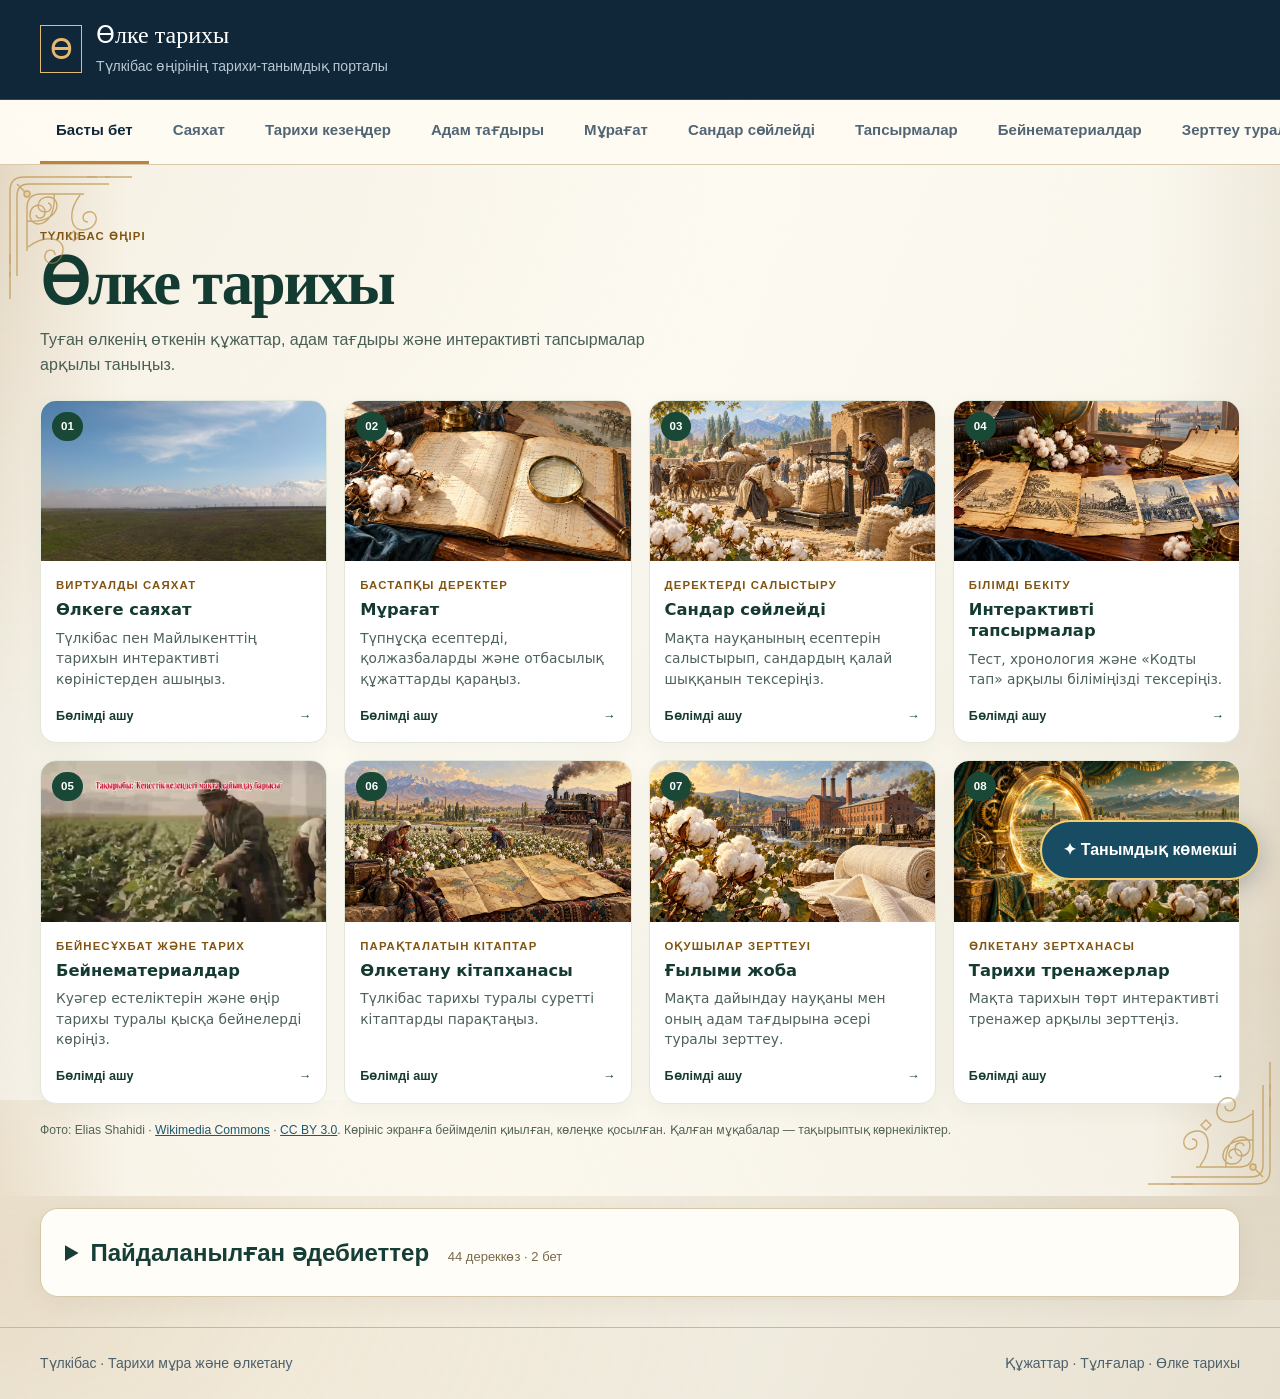
<file: index.html>
<!doctype html>
<html lang="kk">
<head>
<meta charset="utf-8"><meta name="viewport" content="width=device-width, initial-scale=1">
<meta name="description" content="Түлкібас өңірінің тарихы: отарлық және кеңестік экономикалық саясат, Асанбай Құрманбаевтың өмір жолы, отбасылық мұрағат және сандық деректерді салыстыру.">
<meta name="theme-color" content="#102739"><title>Өлке тарихы</title>
<link rel="icon" type="image/svg+xml" href="data:image/svg+xml,%3Csvg xmlns='http://www.w3.org/2000/svg' viewBox='0 0 32 32'%3E%3Crect width='32' height='32' rx='6' fill='%23102739'/%3E%3Cpath d='M8 7h16v18H8z' fill='none' stroke='%23e5b971' stroke-width='2'/%3E%3Cpath d='M12 12h8m-8 4h8m-8 4h5' stroke='%23e5b971' stroke-width='2'/%3E%3C/svg%3E">
<style>
:root{--ink:#102739;--deep:#091d2b;--gold:#e5b971;--paper:#fff;--bg:#eef2f4;--text:#173044;--muted:#536775;--line:#d5dee4;--blue:#1c5971;--serif:Georgia,'Times New Roman',serif}*{box-sizing:border-box}html{scroll-behavior:smooth}body{margin:0;background:var(--bg);color:var(--text);font-family:Arial,Helvetica,sans-serif;font-size:16px;line-height:1.65}button,a,input{touch-action:manipulation}button,input{font:inherit}button{cursor:pointer}a{color:var(--blue)}button:focus-visible,a:focus-visible,input:focus-visible,summary:focus-visible{outline:3px solid #bd7623;outline-offset:4px}button:disabled{cursor:default}h1,h2,h3,h4,p{margin-top:0}h1,h2,h3{line-height:1.18}h1,h2{font-family:var(--serif);font-weight:400}h2{font-size:clamp(2rem,4vw,3rem);margin-bottom:16px}h3{font-size:1.3rem}p{margin-bottom:18px}.skip{position:absolute;top:-70px;left:10px;background:white;z-index:20;padding:10px}.skip:focus{top:10px}.top{background:var(--ink);color:#fff;border-bottom:1px solid #ffffff24}.top-inner{max-width:1400px;margin:auto;padding:21px 40px;display:flex;justify-content:space-between;align-items:center;gap:20px}.brand{display:flex;gap:14px;align-items:center;color:inherit;text-decoration:none}.brand-mark{width:42px;height:48px;display:grid;place-items:center;border:1px solid var(--gold);font-family:var(--serif);color:var(--gold);font-size:1.8rem}.brand-title{font-family:var(--serif);font-size:1.5rem;line-height:1.2}.brand small{display:block;font-size:.875rem;color:#b6c8d3;margin-top:5px}.edition{color:#d3e0e6;font-size:.875rem;border:1px solid #ffffff30;border-radius:20px;padding:6px 14px}.nav{background:var(--paper);border-bottom:1px solid var(--line)}.nav-inner{max-width:1400px;margin:auto;display:flex;padding:0 40px;gap:8px;overflow-x:auto}.nav a{white-space:nowrap;text-decoration:none;color:var(--muted);padding:18px 16px;font-weight:600;font-size:.94rem;border-bottom:3px solid transparent}.nav a[aria-current=page]{color:var(--ink);border-color:#bc843b}.nav a:hover{background:#edf3f6}.shell{max-width:1400px;margin:auto;padding:32px 40px 50px}.section-label{display:block;font-size:.875rem;letter-spacing:.09em;text-transform:uppercase;font-weight:700;color:#86602d;margin-bottom:10px}.page-heading{display:flex;align-items:end;justify-content:space-between;gap:20px;margin-bottom:26px}.page-heading p{max-width:700px;color:var(--muted);margin-bottom:0}.subtle{color:var(--muted);font-size:.875rem}.museum{display:grid;grid-template-columns:1fr 1.05fr;min-height:490px;background:var(--ink);color:white;position:relative;overflow:hidden}.museum-copy{padding:44px 42px;display:flex;flex-direction:column;justify-content:center;z-index:1}.museum .section-label{color:var(--gold)}.museum h1{font-family:var(--serif);font-size:clamp(2rem,4.7vw,4.2rem);margin-bottom:22px}.museum-copy p{color:#d0dce3;max-width:560px}.museum .source-label{font-size:.875rem;color:#b3c8d2;margin-top:28px;padding-top:18px;border-top:1px solid #ffffff25}.scene-number{font-family:var(--serif);font-size:1.3rem;color:var(--gold);margin-bottom:24px}.stage{min-width:0;position:relative;overflow:hidden;background:#173b4d;display:flex;align-items:center;justify-content:center;padding:36px 25px;background-image:radial-gradient(ellipse at center,#376176 0%,#173b4d 70%)}.stage-images{width:100%;height:400px;position:relative}.stage-img{position:absolute;object-fit:contain;filter:drop-shadow(0 15px 18px #0008);max-width:62%;height:92%;top:1%;left:8%;transform:rotate(-7deg)}.stage-img.second{left:auto;right:3%;height:82%;top:12%;transform:rotate(6deg)}.stage-img.solo{max-width:90%;left:5%;width:90%;height:95%;transform:none}.hotspot{position:absolute;border:1px solid var(--gold);border-radius:50px;background:#0d2639ee;color:#fff;display:flex;align-items:center;gap:9px;padding:8px 12px;font-size:.875rem;box-shadow:0 4px 18px #0004;z-index:2;text-align:left;max-width:90%}.hotspot b{background:var(--gold);color:var(--deep);border-radius:50%;width:25px;height:25px;flex-shrink:0;display:grid;place-items:center}.hotspot:hover{background:#17445e}.hotspot.one{left:4%;top:28%}.hotspot.two{right:3%;bottom:15%}.hotspot.three{left:8%;bottom:4%}.museum-controls{display:flex;gap:10px;flex-wrap:wrap;margin-top:8px}.btn{border:1px solid var(--line);background:white;color:var(--ink);padding:11px 18px;border-radius:4px;display:inline-flex;align-items:center;justify-content:center;gap:8px;text-decoration:none;font-size:.94rem;font-weight:600}.btn:hover{background:#e7eff4}.btn.gold{background:var(--gold);border-color:var(--gold);color:var(--deep)}.btn.dark{background:var(--ink);border-color:var(--ink);color:#fff}.btn.ghost{background:transparent;border-color:#ffffff65;color:white}.btn.ghost:hover{background:#ffffff15}.scene-cards{display:grid;grid-template-columns:repeat(3,1fr);gap:16px;margin-top:18px}.scene-card{background:white;border:1px solid var(--line);display:flex;text-align:left;padding:0;overflow:hidden;border-radius:5px;min-height:110px;color:var(--text)}.scene-card.active{border:2px solid #997039}.scene-thumb{width:110px;object-fit:cover;background:#e4e6e6}.scene-meta{padding:17px 18px}.scene-meta small{display:block;color:#7c5a29;font-size:.875rem;margin-bottom:4px}.scene-meta strong{display:block;font-size:1rem;line-height:1.3}.trip-foot{padding:20px 0;color:var(--muted);display:flex;justify-content:space-between;gap:20px;font-size:.94rem}.trip-foot a{text-decoration:underline}.routes{display:grid;grid-template-columns:repeat(3,1fr);gap:16px;margin-top:10px}.route{padding:24px;background:white;border-top:3px solid var(--blue)}.route .num{color:#9c733f;font-family:var(--serif);font-size:1.7rem}.route p{color:var(--muted);margin:12px 0 18px}.route .btn{font-size:.875rem}.topic-grid{display:grid;grid-template-columns:repeat(2,1fr);gap:18px}.topic-card{background:white;padding:28px;border:1px solid var(--line);position:relative;display:flex;flex-direction:column;align-items:start}.topic-card .index{font-family:var(--serif);font-size:2rem;color:#a97b40}.topic-card .era{font-size:.875rem;color:var(--muted);margin-left:auto}.topic-card .card-top{display:flex;align-items:center;width:100%;margin-bottom:16px}.topic-card p{color:var(--muted);flex-grow:1}.topic-card .btn{margin-top:auto}.name-note{border-left:4px solid #ac7c3d;padding:17px 22px;background:#fff8ec;margin:25px 0;font-size:.94rem}.two-col{display:grid;grid-template-columns:1.1fr .9fr;gap:32px}.life-intro{background:var(--ink);color:white;padding:32px}.life-intro .section-label{color:var(--gold)}.life-intro p{color:#cddbe4}.life-intro img{width:100%;height:330px;object-fit:contain;margin-top:10px}.timeline{margin-left:16px;border-left:2px solid #c4d2db;padding:0 0 0 30px}.event{position:relative;background:white;padding:20px 24px;margin-bottom:16px;border:1px solid var(--line)}.event:before{content:'';position:absolute;left:-39px;top:26px;width:14px;height:14px;background:#b5823e;border:3px solid var(--bg);border-radius:50%}.event time{font-size:.875rem;font-weight:700;color:#805821}.event h3{margin:8px 0 12px}.event p{color:var(--muted);margin:0}.archive-grid{display:grid;grid-template-columns:repeat(3,1fr);gap:22px}.archive-card{background:white;border:1px solid var(--line);display:flex;flex-direction:column}.archive-picture{height:285px;background:#dfe6ea;display:grid;place-items:center;position:relative;border:0;width:100%;padding:18px}.archive-picture img{max-width:100%;height:100%;object-fit:contain;filter:drop-shadow(0 7px 7px #0002)}.archive-picture:after{content:'Үлкейтіп қарау';position:absolute;bottom:13px;right:13px;background:#102739;color:white;font-size:.875rem;padding:4px 10px;border-radius:3px}.archive-copy{padding:23px;display:flex;flex-direction:column;flex-grow:1}.archive-copy .subtle{color:#815c2b}.archive-copy h3{margin:10px 0 12px}.archive-copy p{font-size:.94rem;color:var(--muted);margin-bottom:10px}.pending{padding:28px;border:1px dashed #80929e;background:#fff;margin-top:24px}.pending h3{margin-bottom:12px}.pending p{margin-bottom:0;color:var(--muted)}.comparison-banner{background:var(--ink);color:white;padding:36px 40px;display:grid;grid-template-columns:1.5fr 1fr;gap:32px}.comparison-banner .section-label{color:var(--gold)}.comparison-banner p{color:#d6e1e8}.difference{align-self:center;justify-self:center;text-align:center}.difference .big{font-family:var(--serif);font-size:6rem;color:var(--gold);line-height:1}.difference strong{display:block;font-size:1rem;margin-top:12px}.compare-grid{display:grid;grid-template-columns:1fr 1fr;gap:20px;margin:24px 0}.figure{background:white;border:1px solid var(--line);padding:28px}.figure .value{font-family:var(--serif);font-size:4rem;color:var(--ink);line-height:1.2}.figure p{font-weight:600;margin:12px 0}.bar{height:9px;background:#e9eef1;border-radius:5px;overflow:hidden}.bar span{height:100%;background:#26718d;display:block}.figure:nth-child(2) .bar span{background:#a97b40}.formula{background:white;border:1px solid var(--line);padding:20px;text-align:center;font-family:var(--serif);font-size:1.8rem}.interpretations{display:grid;grid-template-columns:1fr 1fr;gap:20px;margin:24px 0}.interpretation{padding:28px;background:#fff;border-top:4px solid var(--blue)}.interpretation:nth-child(2){border-color:#af7c38}.interpretation p{margin-bottom:0;color:var(--muted)}.task-zone{background:white;padding:32px;margin-top:32px;border:1px solid var(--line)}.task-head{display:flex;align-items:center;justify-content:space-between;gap:20px}.score{font-size:.94rem;font-weight:700;color:var(--blue)}.tasks{display:grid;grid-template-columns:1fr 1fr;gap:18px;margin:24px 0}.task{border:1px solid var(--line);padding:20px}.task p{font-weight:600}.task-actions{display:flex;gap:12px;flex-wrap:wrap}.task-feedback{font-size:.94rem;color:var(--muted);margin-top:15px;min-height:25px}.task .selected{background:var(--ink);color:#fff}.task.correct{border-color:#3b7763}.task.incorrect{border-color:#a55849}.project-card{background:white;padding:34px;border:1px solid var(--line);margin-bottom:24px}.project-card h3{font-family:var(--serif);font-size:1.6rem}.project-authors{display:grid;grid-template-columns:repeat(3,1fr);gap:20px;padding:24px 0;border-top:1px solid var(--line);margin-top:28px}.project-authors strong{display:block}.project-authors p{margin:5px 0 0;color:var(--muted)}.research-flow{display:grid;grid-template-columns:repeat(4,1fr);gap:12px;margin-top:24px}.research-flow div{background:var(--ink);padding:22px;color:white}.research-flow b{display:block;color:var(--gold);font-size:1.6rem;font-family:var(--serif);margin-bottom:10px}.references{background:white;padding:28px;border:1px solid var(--line)}summary{cursor:pointer;font-weight:700;font-size:1.1rem}details[open] summary{margin-bottom:18px}.references li{margin-bottom:12px;overflow-wrap:anywhere}.source-links{margin-top:26px;padding-top:20px;border-top:1px solid var(--line)}.source-links a{display:block;margin:10px 0;overflow-wrap:anywhere}.footer{max-width:1400px;margin:auto;padding:24px 40px;border-top:1px solid var(--line);display:flex;justify-content:space-between;gap:20px;color:var(--muted);font-size:.875rem}.footer p{margin:0}dialog{padding:0;border:0;color:var(--text);background:white;border-radius:8px;max-width:850px;width:calc(100% - 40px);max-height:90dvh;box-shadow:0 25px 90px #0005}dialog::backdrop{background:#061725bd}.dialog-head{display:flex;align-items:center;justify-content:space-between;gap:14px;padding:22px 28px;border-bottom:1px solid var(--line);position:sticky;top:0;background:white;z-index:2}.dialog-head h2{font-family:var(--serif);font-size:1.7rem;margin:0}.close{width:40px;height:40px;background:var(--bg);border:1px solid var(--line);border-radius:50%;font-size:1.4rem;flex-shrink:0;color:var(--text)}.dialog-body{padding:28px}.dialog-body .lead{font-size:1.1rem;color:var(--blue)}.dialog-body .source{background:var(--bg);padding:18px;font-size:.875rem;margin-top:24px}.question{border-left:3px solid #b88843;padding:16px 20px;margin-top:24px;background:#fff8ee}.image-dialog{max-width:1100px}.zoom-toolbar{display:flex;align-items:center;gap:16px;flex-wrap:wrap;padding:14px 28px;background:var(--bg)}.zoom-toolbar label{font-size:.875rem}.zoom-toolbar input{width:160px;accent-color:var(--blue)}.image-scroll{height:60dvh;overflow:auto;background:#dce3e7;display:grid;align-items:start;justify-items:center;padding:20px}.image-scroll img{max-width:none;width:var(--zoom-width,70%);height:auto;display:block;object-fit:contain}.image-caption{padding:20px 28px;font-size:.94rem;color:var(--muted)}.image-caption p{margin-bottom:8px}.noscript{padding:20px;background:#fff0da}.print-only{display:none}@media(min-width:1600px){.museum{min-height:540px}.stage-images{height:440px}}@media(max-width:1000px){.top-inner,.shell,.footer{padding-left:24px;padding-right:24px}.nav-inner{padding:0 24px}.museum-copy{padding:30px}.scene-thumb{width:75px}.scene-meta{padding:14px 12px}.archive-grid{grid-template-columns:repeat(2,1fr)}.two-col{gap:20px}.project-authors{grid-template-columns:1fr 1fr}.research-flow{grid-template-columns:1fr 1fr}}@media(max-width:700px){.top-inner{padding:18px 18px}.brand-title{font-size:1.2rem}.brand small{font-size:.8rem}.edition{display:none}.nav-inner{padding:0 6px;gap:0}.nav a{padding:15px 12px;font-size:.875rem}.shell{padding:22px 18px 35px}.page-heading{display:block}.museum{grid-template-columns:1fr}.museum-copy{padding:28px}.museum h1{font-size:2.35rem}.museum .source-label{margin-top:15px}.scene-number{margin-bottom:15px}.stage{padding:14px 20px}.stage-images{height:330px}.scene-cards{gap:10px}.scene-card{display:block;min-width:0}.scene-thumb{width:100%;height:90px}.scene-meta{padding:12px 10px}.scene-meta strong{font-size:.875rem}.scene-meta small{font-size:.8rem}.routes,.topic-grid,.two-col,.archive-grid,.compare-grid,.interpretations,.tasks{grid-template-columns:1fr}.trip-foot{display:block}.trip-foot a{display:inline-block;margin-top:10px}.topic-card{padding:23px}.archive-picture{height:330px}.comparison-banner{grid-template-columns:1fr;padding:28px}.comparison-banner .difference{justify-self:start;text-align:left;display:flex;align-items:center;gap:20px}.difference .big{font-size:4.7rem}.difference strong{margin:0}.task-zone{padding:22px}.task-head{display:block}.project-card{padding:24px}.project-authors{grid-template-columns:1fr}.research-flow{grid-template-columns:1fr 1fr}.footer{padding:20px 18px;display:block}.footer p+p{margin-top:10px}.dialog-head{padding:17px 20px}.dialog-head h2{font-size:1.35rem}.dialog-body{padding:22px}.image-caption{padding:20px}.image-scroll img{width:var(--zoom-width,100%)}.zoom-toolbar{padding:12px 20px}.hotspot{font-size:.875rem}.image-dialog{width:calc(100% - 20px)}}@media(prefers-reduced-motion:reduce){html{scroll-behavior:auto}*{animation:none!important;transition:none!important}}@media print{.nav,.top,.footer,button,.scene-cards,.museum,.task-zone,dialog{display:none!important}.shell{padding:0;max-width:none}.topic-grid,.two-col,.archive-grid,.compare-grid,.interpretations{display:block}.topic-card,.event,.archive-card,.project-card{break-inside:avoid;margin-bottom:16px}.print-only{display:block}.comparison-banner{background:white;color:black}.comparison-banner p{color:black}.difference .big{color:black}}

/* Өлке көрінісі және мақта тақырыбының көркем фоны */
.museum.has-background{background-size:cover;background-position:center 72%}
.museum.has-background .stage{background:transparent}
.museum.landscape .museum-copy{background:linear-gradient(90deg,#091d2be8,#091d2b38)}
.museum.cotton .museum-copy{background:linear-gradient(90deg,#fffffff2,#ffffff94);color:var(--ink)}
.museum.cotton .museum-copy p{color:#243e50}
.museum.cotton .section-label,.museum.cotton .scene-number{color:#795326}
.museum.cotton .source-label{color:#354e60;border-color:#10273930}
.museum.cotton .btn.ghost{color:var(--ink);border-color:#10273980;background:#ffffffb0}
.museum.cotton .btn.ghost:hover{background:white}
.museum .source-label a{color:inherit}
.scene-cards{grid-template-columns:repeat(4,1fr)}
.scene-thumb{width:82px}
.scene-meta{padding:16px 12px}
.topic-art{width:calc(100% + 56px);height:155px;margin:-28px -28px 20px;background-size:cover;background-position:center 62%;position:relative;flex-shrink:0}
.topic-art span{position:absolute;right:12px;bottom:10px;background:#ffffffdf;padding:2px 9px;font-size:.75rem;color:#3b5262;border-radius:3px}
.dialog-body .topic-art{height:185px;margin-bottom:24px}
.visual-credit{font-size:.875rem;color:var(--muted)}
@media(max-width:1000px){.scene-thumb{width:64px}.scene-meta{padding:14px 10px}}
@media(max-width:700px){.scene-cards{grid-template-columns:repeat(2,1fr)}.scene-thumb{width:100%;height:105px}.museum.landscape{background-position:68% 75%}.museum.landscape .museum-copy{background:#091d2bbd}.museum.landscape .stage{min-height:250px;background:#091d2b10}.museum.landscape .stage-images{height:220px}.museum.cotton .museum-copy{background:#ffffffe0}.museum.cotton .stage{background:#ffffff35}.topic-card .topic-art{width:calc(100% + 46px);margin:-23px -23px 20px}.dialog-body .topic-art{width:calc(100% + 44px);margin:-22px -22px 22px}}
.archive-views{display:flex;gap:8px;flex-wrap:wrap;margin-top:14px}.archive-views .btn{padding:7px 10px;font-size:.85rem}.source-audit{background:white;border:1px solid var(--line);padding:26px;margin:24px 0}.table-scroll{overflow:auto}.audit-table{border-collapse:collapse;width:100%;font-size:.94rem}.audit-table th,.audit-table td{padding:12px 14px;border-bottom:1px solid var(--line);text-align:left;vertical-align:top}.audit-table th{background:var(--bg)}.audit-table td:first-child{min-width:190px}.image-scroll{display:block}.image-frame{position:relative;margin:0 auto}.image-frame #large-image{position:absolute;left:50%;top:50%;max-width:none;transform:translate(-50%,-50%);transform-origin:center}.source-buttons{display:flex;gap:10px;flex-wrap:wrap;margin-top:14px}.archive-count{font-weight:600;color:var(--blue)}

.people-nav{display:grid;grid-template-columns:1fr 1fr;gap:18px;margin-bottom:30px}.person-choice{display:flex;gap:20px;align-items:center;background:white;border:1px solid var(--line);padding:16px;color:var(--ink);text-decoration:none}.person-choice.active{border:2px solid #a97b40;background:#fff8ec}.person-choice img{width:76px;height:92px;object-fit:cover;background:var(--bg)}.person-choice strong{display:block;font-family:var(--serif);font-size:1.4rem;line-height:1.3}.person-choice small{display:block;margin-top:6px;color:var(--muted)}.person-heading{margin:30px 0}.person-heading p{max-width:900px;color:var(--muted)}.person-docs{display:flex;flex-direction:column;gap:10px}.life-intro .person-docs .btn{width:100%}.family-section{margin-top:40px}.family-grid{display:grid;grid-template-columns:repeat(3,1fr);gap:18px}.family-grid .project-card{padding:26px;margin-bottom:0}.family-grid h3{font-size:1.4rem}.source-audit li{margin-bottom:10px}@media(max-width:700px){.people-nav,.family-grid{grid-template-columns:1fr}.person-choice{gap:14px}.person-choice strong{font-size:1.25rem}.person-heading h2{font-size:2rem}.people-nav{gap:12px}}
</style>
<style>.interview-feature{display:flex;gap:24px;align-items:center;justify-content:space-between;margin:24px 0;padding:26px 30px;border:1px solid #c9aa60;border-radius:14px;background:linear-gradient(115deg,#12364d,#1b5365);color:#fff}.interview-feature h2{font-size:26px;color:#fff;margin:8px 0}.interview-feature p{color:#e1edf3;margin:0}.interview-feature .section-label{color:#f6d58c}.interview-feature .btn{flex-shrink:0}@media(max-width:650px){.interview-feature{align-items:flex-start;flex-direction:column;padding:22px}.interview-feature .btn{width:100%;text-align:center}}</style><style>.bibliography-scans{padding-top:12px;padding-bottom:30px}.bibliography-scans details{border:1px solid #d5c7a7;border-radius:18px;background:#fffdf7;overflow:hidden}.bibliography-scans summary{padding:24px;cursor:pointer;font-size:clamp(18px,2vw,24px);font-weight:700;color:#173e36}.bibliography-scans summary span{font-weight:400;font-size:13px;margin-left:12px;color:#78694c}.bibliography-scans summary:focus-visible{outline:3px solid #ad8848;outline-offset:-4px}.bibliography-pages{display:grid;grid-template-columns:1fr 1fr;gap:20px;padding:0 24px 24px;align-items:start}.bibliography-pages figure{margin:0;background:white;border:1px solid #e8e3d8;border-radius:8px;overflow:hidden}.bibliography-pages img{display:block;width:100%;height:auto}.bibliography-pages figcaption{text-align:center;font-size:13px;color:#6b736e;padding:12px}@media(max-width:850px){.bibliography-pages{grid-template-columns:1fr;padding:0 12px 16px}.bibliography-scans summary{padding:20px 16px}.bibliography-scans summary span{display:block;margin:8px 0 0}}</style>
<link rel="stylesheet" href="archive-paper.css?v=20261027">
<link rel="stylesheet" href="portal-visual.css?v=20261027b">
<style>
.home-intro{padding:30px 0 22px;display:flex;align-items:flex-end;justify-content:space-between;gap:20px}
.home-intro h1{font:750 clamp(2rem,4.9vw,4rem)/1.02 Georgia,serif;color:#133b31;margin:7px 0 12px;letter-spacing:-.035em}
.home-intro p{color:#495e55;margin:0;max-width:660px;line-height:1.55}
.home-kicker,.home-type{display:block;color:#815411;letter-spacing:.1em;font-size:.71rem;font-weight:800;text-transform:uppercase}
.home-grid{display:grid;grid-template-columns:repeat(4,minmax(0,1fr));gap:17px}
.home-card{display:flex;flex-direction:column;text-decoration:none;color:#153a31!important;background:#fff;border:1px solid #e1e8da;border-radius:16px;overflow:hidden;box-shadow:0 7px 21px #2041290b;transition:transform .2s,box-shadow .2s}
.home-card:hover{transform:translateY(-4px);box-shadow:0 12px 22px #20412924}
.home-card:focus-visible{outline:3px solid #24725c;outline-offset:4px}
.home-cover{position:relative;aspect-ratio:16/9;background:#dceae1;overflow:hidden}
.home-cover img{width:100%;height:100%;object-fit:cover;display:block}
.home-no{position:absolute;top:11px;left:11px;color:#fff;background:#194837;border-radius:30px;padding:5px 9px;font-size:.72rem;font-weight:800}
.home-content{display:flex;flex-direction:column;flex:1;padding:15px 15px 16px}
.home-content h2{margin:5px 0 7px;color:#153a31;font:750 1.02rem/1.27 system-ui,sans-serif}
.home-content p{font:400 .86rem/1.49 system-ui,sans-serif;color:#4d6258;margin:0 0 16px}
.home-open{margin-top:auto;display:flex;justify-content:space-between;gap:8px;font-size:.79rem;font-weight:800}
.home-credit{font-size:.76rem;margin:16px 0 6px;color:#536458}
@media(max-width:920px){.home-grid{grid-template-columns:repeat(2,minmax(0,1fr))}}
@media(max-width:480px){.home-grid{gap:10px}.home-intro{padding-top:18px}.home-content{padding:10px}.home-content h2{font-size:.92rem}.home-content p{font-size:.78rem}.home-type{font-size:.62rem}.home-open{font-size:.73rem}}
@media(prefers-reduced-motion:reduce){.home-card{transition:none}}
</style>
</head>
<body>
<a class="skip" href="#main">Мазмұнға өту</a>
<header class="top"><div class="top-inner"><a class="brand" href="#home"><span class="brand-mark" aria-hidden="true">Ө</span><div><div class="brand-title">Өлке тарихы</div><small>Түлкібас өңірінің тарихи-танымдық порталы</small></div></a></div></header>
<nav class="nav" aria-label="Негізгі бөлімдер"><div class="nav-inner">
<a href="#home" data-page="home">Басты бет</a><a href="#tour" data-page="tour">Саяхат</a><a href="#history" data-page="history">Тарихи кезеңдер</a><a href="#life" data-page="life">Адам тағдыры</a><a href="#archive" data-page="archive">Мұрағат</a><a href="#numbers" data-page="numbers">Сандар сөйлейді</a><a href="#tasks" data-page="tasks">Тапсырмалар</a><a href="#videos" data-page="videos">Бейнематериалдар</a><a href="#project" data-page="project">Зерттеу туралы</a>
</div></nav>
<main id="main" class="shell" tabindex="-1"><p class="loading-message" role="status">Өлке тарихының материалдары жүктелуде…</p></main>
<noscript><div class="noscript">Бұл интерактивті музейді ашу үшін браузерде JavaScript қосулы болуы керек. Негізгі зерттеу бағыты: патшалық отарлау, кеңестік экономикалық саясат, Түлкібас өңіріндегі мақта науқаны және Асанбай Құрманбаевтың тағдыры.</div></noscript>
<section class="shell bibliography-scans" id="bibliography-scans"><details><summary>Пайдаланылған әдебиеттер <span>44 дереккөз · 2 бет</span></summary><div class="bibliography-pages"><figure><img src="[data-uri]" alt="Пайдаланылған әдебиеттер: 1–19 дереккөздер" loading="lazy" width="581" height="773"><figcaption>1-бет</figcaption></figure><figure><img src="[data-uri]" alt="Пайдаланылған әдебиеттер: 20–44 дереккөздер" loading="lazy" width="581" height="773"><figcaption>2-бет</figcaption></figure></div></details></section>
<footer class="footer"><p>Түлкібас · Тарихи мұра және өлкетану</p><p>Құжаттар · Тұлғалар · Өлке тарихы</p></footer>
<dialog id="article-dialog" aria-labelledby="article-title"><div class="dialog-head"><h2 id="article-title"></h2><button class="close" data-close="article-dialog" aria-label="Терезені жабу">×</button></div><div id="article-body" class="dialog-body"></div></dialog>
<dialog id="image-dialog" class="image-dialog" aria-labelledby="image-title"><div class="dialog-head"><h2 id="image-title"></h2><button class="close" data-close="image-dialog" aria-label="Терезені жабу">×</button></div><div class="zoom-toolbar"><label for="zoom">Масштаб</label><input id="zoom" type="range" min="70" max="220" value="100" step="10"><span id="zoom-label">100%</span><button class="btn" id="zoom-reset">Бастапқы өлшем</button><button class="btn" id="image-rotate">90° бұру</button></div><div class="image-scroll" id="image-scroll"><div class="image-frame" id="image-frame"><img id="large-image" alt=""></div></div><div class="image-caption" id="image-caption"></div></dialog>

<script>
'use strict';
document.addEventListener('DOMContentLoaded',async()=>{
let DATA;
try{
 const response=await fetch('portal-content.html');if(!response.ok)throw new Error('content unavailable');
 const content=await response.text(),marker='<script id="site-content" type="application/json">';
 const start=content.indexOf(marker);if(start<0)throw new Error('content missing');
 const from=start+marker.length,end=content.indexOf('</scr'+'ipt>',from);
 DATA=JSON.parse(content.slice(from,end));
}catch(error){document.getElementById('main').innerHTML='<div class="name-note"><p>Материалдарды жүктеу мүмкін болмады.</p><a class="btn dark" href="portal-content.html">Порталдың толық нұсқасын ашу</a></div>';return;}

const main=document.getElementById('main');
const esc=s=>String(s).replace(/[&<>"']/g,c=>({'&':'&amp;','<':'&lt;','>':'&gt;','"':'&quot;',"'":'&#39;'}[c]));
const asset=name=>DATA.images[name]||'';
const byTopic=id=>DATA.topics.find(t=>t.id===id);
const byArchive=id=>DATA.archive.find(t=>t.id===id);
const cottonBackgrounds={'cotton-base':'cotton-warm.png','colonial-effects':'cotton-warm.png','cotton-independence':'cotton-blue.png'};
const topicArt=id=>cottonBackgrounds[id]?`<div class="topic-art" style="background-image:url('${asset(cottonBackgrounds[id])}')" role="img" aria-label="Мақта тақырыбына арналған көркем сурет"><span>Көркем фон</span></div>`:'';
const photoCredit=`Фото: Elias Shahidi · <a href="https://commons.wikimedia.org/wiki/File:Tulkibas,_Kazakhstan_-_panoramio_(2).jpg" target="_blank" rel="noopener noreferrer">Wikimedia Commons</a> · <a href="https://creativecommons.org/licenses/by/3.0/" target="_blank" rel="noopener noreferrer">CC BY 3.0</a>. Көрініс экранға бейімделіп қиылған, көлеңке қосылған.`;
const sceneData=[
{label:'Түлкібас өңірі',title:'Өлке тарихы',text:'Туған өңірдің өткенімен танысыңыз: тарихи кезеңдер, адам тағдыры және мұрағат құжаттары. Алғашқы экспозиция — мақта дайындау науқаны мен отбасылық мұрағат.',images:[],background:'tulkibas-panorama.jpg',theme:'landscape',thumb:'tulkibas-panorama.jpg',hotspots:[['Түлкібас және Майлыкент','topic','region'],['Тарихи кезеңдер','page','history'],['Мұрағат парақтары','page','archive']],action:'Тарихпен танысу',page:'history'},
{label:'Отбасылық мұрағат',title:'Бір адамның тағдыры.<br>Бір өлкенің тарихы.',text:'Асанбай Құрманбаевтың қолжазба өмірбаяны мен жеке кадрлық парағы арқылы Түлкібастың шаруашылық тарихын зерттеңіз.',images:['image3.png','image4.png'],thumb:'image4.png',hotspots:[['Жеке кадрлық парақ','image','personal'],['Қолжазба өмірбаян','image','biography'],['Өмір жолы','page','life']],action:'Адам тағдырын зерттеу',page:'life'},
{label:'Отарлық кезең',title:'Жер. Су.<br>Мақта.',text:'Түркістанның мақта шикізатының базасына айналуы: империялық басқару, суару жүйелері және жергілікті шаруашылықтағы өзгерістер.',images:['image7.jpeg','image5.png'],background:'cotton-warm.png',theme:'cotton',thumb:'image7.jpeg',hotspots:[['Отарлау саясаты','topic','colonial'],['Суару тарихы','image','irrigation'],['Мақта базасы','topic','cotton-base']],action:'Тарихи кезеңдерді оқу',page:'history'},
{label:'Кеңестік кезең',title:'Жоспардың артында<br>адамдар тұр.',text:'Экономикалық шаралардан мақта дайындау науқанына дейін. Мұрағат есептерін салыстырып, факт пен болжамның айырмасын анықтаңыз.',images:['image9.png'],background:'cotton-blue.png',theme:'cotton',thumb:'image9.png',hotspots:[['Экономикалық шаралар','topic','early-soviet'],['Ұжымдастыру','topic','collectivization'],['378 және 402','page','numbers']],action:'Сандарды салыстыру',page:'numbers'}
];
let scene=0;let current='';let answers={};
const heading=(label,title,text)=>`<div class="page-heading"><div><span class="section-label">${esc(label)}</span><h2>${esc(title)}</h2><p>${esc(text)}</p></div></div>`;
function interviewCard(){return `<div class="interview-grid">
<article class="media-feature" aria-label="Сауалнама"><a class="media-cover" href="https://youtu.be/zClQfQz8qYM?si=gosKJOCB8c-bWvME" target="_blank" rel="noopener noreferrer"><img src="task-timeline.jpg" alt="Сауалнамаға арналған тақырыптық иллюстрация" loading="lazy"><span class="media-play" aria-hidden="true">▶</span><span class="media-kind">САУАЛНАМА · ТАҚЫРЫПТЫҚ ИЛЛЮСТРАЦИЯ</span></a><div class="media-body"><h2>Пайдаланушылар пікірі</h2><p>Портал туралы сауалнама бейнематериалын көріңіз.</p><a class="btn gold" href="https://youtu.be/zClQfQz8qYM?si=gosKJOCB8c-bWvME" target="_blank" rel="noopener noreferrer">Сауалнаманы көру ↗</a></div></article>
<article class="media-feature" aria-label="Бейнесұхбат"><a class="media-cover" href="https://www.youtube.com/watch?v=ZfNv6kGh6wo" target="_blank" rel="noopener noreferrer"><img src="task-procurement.jpg" alt="Бейнесұхбатқа арналған тақырыптық иллюстрация" loading="lazy"><span class="media-play" aria-hidden="true">▶</span><span class="media-kind">БЕЙНЕСҰХБАТ · ТАҚЫРЫПТЫҚ ИЛЛЮСТРАЦИЯ</span></a><div class="media-body"><h2>Өткен күннің куәлігі</h2><p>Сұхбаттың толық нұсқасын тыңдаңыз.</p><a class="btn gold" href="https://www.youtube.com/watch?v=ZfNv6kGh6wo" target="_blank" rel="noopener noreferrer">Сұхбатты көру ↗</a></div></article></div>`}

function tour(){const s=sceneData[scene];return `<section aria-label="Виртуалды саяхат"><div class="museum ${s.background?'has-background '+s.theme:''}" ${s.background?`style="background-image:linear-gradient(90deg,${s.theme==='landscape'?'#091d2b65,#091d2b08':'#ffffff7a,#ffffff10'}),url('${asset(s.background)}')"`:''}><div class="museum-copy"><span class="section-label">${esc(s.label)}</span><div class="scene-number">${String(scene+1).padStart(2,'0')} / ${String(sceneData.length).padStart(2,'0')}</div><h1>${s.title}</h1><p>${esc(s.text)}</p><div class="museum-controls"><a class="btn gold" href="#${s.page}">${s.action}</a><button class="btn ghost" data-next-scene>Келесі көрініс</button></div><div class="source-label">${s.theme==='landscape'?photoCredit:`Ғылыми жұмыс: «${esc(DATA.projectTitle)}»`}</div></div><div class="stage"><div class="stage-images">${s.images.map((im,i)=>`<img class="stage-img ${s.images.length===1?'solo':i?'second':''}" src="${asset(im)}" alt="${im==='image7.jpeg'?'К.П. фон Кауфманның портреті':im==='image3.png'?'Асанбай Құрманбаевтың жеке кадрлық парағы':im==='image4.png'?'Асанбай Құрманбаевтың қолжазба өмірбаяны':im==='image5.png'?'Бартольд еңбегінің титул беті':'Егіс алқаптары туралы жарияланған кесте'}">`).join('')}</div>${s.hotspots.map((h,i)=>`<button class="hotspot ${['one','two','three'][i]}" data-${h[1]}="${h[2]}"><b aria-hidden="true">${i+1}</b>${h[0]}</button>`).join('')}</div></div>${interviewCard()}<div class="scene-cards">${sceneData.map((x,i)=>`<button class="scene-card ${scene===i?'active':''}" data-scene="${i}" aria-pressed="${scene===i}"><img class="scene-thumb" src="${asset(x.thumb)}" alt=""><span class="scene-meta"><small>0${i+1} / КӨРІНІС</small><strong>${x.label}</strong></span></button>`).join('')}</div><div class="trip-foot"><span>Көріністегі нүктелерді басып, құжаттар мен тарихи түсіндірмелерді ашыңыз.</span><a href="#archive">Барлық мұрағат материалдары</a></div><div class="routes"><article class="route"><span class="num">01</span><h3>Тарихи кезеңдер</h3><p>Отарлық саясаттан кеңестік шаруашылық шараларына дейінгі 10 тақырып.</p><a class="btn" href="#history">Тақырыптарды ашу</a></article><article class="route"><span class="num">02</span><h3>Адам тағдыры</h3><p>Асанбай Құрманбаевтың еңбек жолы және «Амангелді» колхозы.</p><a class="btn" href="#life">Өмір жолын қарау</a></article><article class="route"><span class="num">03</span><h3>Сандар сөйлейді</h3><p>Есептердегі алшақтық, салыстыру және ықтимал түсіндірмелер.</p><a class="btn" href="#numbers">Зерттеу нәтижесін қарау</a></article></div></section>`}
function history(){return heading('Тарихи контекст','Өлке тарихының қабаттары','Жалпы мемлекеттік саясаттан жергілікті шаруашылық пен адам тағдырына дейін.')+`<div class="name-note"><strong>Өлкенің тарихи контексті.</strong> Түпнұсқалардағы жер атаулары сақталған. 1928 жылғы жіктеуде Түлкібас жартылай көшпелі аудан ретінде көрсетілген; тиісті мақала мен мұрағаттық сілтеме жеке материалда берілген.</div><div class="topic-grid">${DATA.topics.map((t,i)=>`<article class="topic-card">${topicArt(t.id)}<div class="card-top"><span class="index">${String(i+1).padStart(2,'0')}</span><span class="era">${esc(t.era)}</span></div><h3>${esc(t.title)}</h3><p>${esc(t.lead)}</p><button class="btn" data-topic="${t.id}">Материалды оқу</button></article>`).join('')}</div>`}
function life(){
const requested=location.hash.split('/')[1];
const person=DATA.people.find(p=>p.id===requested)||DATA.people[0];
const timeline=person.timeline.map(x=>`<article class="event"><time>${esc(x.date)}</time><h3>${esc(x.title)}</h3><p>${esc(x.text)}</p></article>`).join('');
return heading('Тұлға және дәуір','Адам тағдыры','Мақта шаруашылығы, ауыл еңбегі және қуғын-сүргін — жеке адамдар мен отбасылардың тарихы арқылы.')+`<nav class="people-nav" aria-label="Тұлғаны таңдау">${DATA.people.map(p=>`<a class="person-choice ${p.id===person.id?'active':''}" href="#life/${p.id}" ${p.id===person.id?'aria-current="true"':''}><img src="${asset(p.image)}" alt=""><span><strong>${esc(p.name)}</strong><small>${esc(p.years)}</small></span></a>`).join('')}</nav><section class="person-heading"><span class="section-label">${esc(person.years)}</span><h2>${esc(person.name)}</h2><p>${esc(person.lead)}</p></section><div class="two-col"><aside><div class="life-intro"><span class="section-label">Тұлға және құжат</span><img src="${asset(person.image)}" alt="${esc(person.name)}: ${person.id==='bagyzbayev'?'портрет':'қолжазба өмірбаян'}"><p style="margin-top:20px">${esc(person.intro)}</p><div class="person-docs">${person.documents.map(x=>`<button class="btn gold" data-image="${x.id}">${esc(x.label)}</button>`).join('')}</div></div>${person.id==='kurmanbayev'?`<div class="name-note"><strong>Дерек негізі.</strong> ${esc(person.sources[0])}</div><button class="btn" data-topic="war">Соғыс жылдарындағы колхоз</button>`:''}</aside><div class="timeline">${timeline}</div></div>${person.family?`<section class="family-section"><span class="section-label">Отбасы жадындағы тарих</span><h2>Сұлухан және балалардың тағдыры</h2><div class="family-grid">${person.family.map(x=>`<article class="project-card"><h3>${esc(x.title)}</h3><p>${esc(x.text)}</p></article>`).join('')}</div></section>`:''}${person.differences?`<section class="source-audit"><span class="section-label">Дереккөздерді салыстыру</span><h3>Анықтама мен өмірбаяндық мәтіндегі айырмашылықтар</h3><p>Құжаттағы мәлімет пен жарияланған баяндау қатар берілген. Бір дерек екіншісіне үнсіз ауыстырылмайды.</p><div class="table-scroll"><table class="audit-table"><thead><tr><th scope="col">Мәлімет</th><th scope="col">2003 жылғы мұрағаттық анықтама</th><th scope="col">Ұсынылған мәтін / жарияланған мақала</th></tr></thead><tbody>${person.differences.map(x=>`<tr><th scope="row">${esc(x.label)}</th><td>${esc(x.document)}</td><td>${esc(x.published)}</td></tr>`).join('')}</tbody></table></div><button class="btn" data-image="bagyzbayev-certificate" style="margin-top:16px">Мұрағаттық анықтаманы ашу</button></section>`:''}<section class="source-audit"><h3>Дереккөздер</h3><ul>${person.sources.map(x=>`<li>${esc(x)}</li>`).join('')}</ul>${(person.links||[]).map(x=>`<a href="${esc(x.url)}" target="_blank" rel="noopener noreferrer">${esc(x.label)}</a>`).join('')}</section>`;
}
function archive(){
const uploaded=DATA.archive.filter(x=>x.uploaded),previous=DATA.archive.filter(x=>!x.uploaded&&!x.section);
const cards=items=>items.map(x=>`<article class="archive-card"><button class="archive-picture" data-image="${x.id}" aria-label="${esc(x.title)}: үлкейтіп қарау"><img src="${asset(x.image)}" alt="${esc(x.title)}" loading="lazy"></button><div class="archive-copy"><span class="subtle">${esc(x.kind)}</span><h3>${esc(x.title)}</h3><p>${esc(x.description)}</p>${(x.views||[]).length>1?`<div class="archive-views">${x.views.map((v,i)=>`<button class="btn" data-image="${x.id}" data-view="${i}">${esc(v.label)}</button>`).join('')}</div>`:''}</div></article>`).join('');
return heading('Дерекпен жұмыс','Мұрағат парақтары','Құжатты ашыңыз, үлкейтіңіз және оның сипаттамасын оқыңыз.')+`<div class="name-note"><p class="archive-count">Мақта науқанының топтамасы: ${DATA.archivePhotoCount} фотосурет</p><p>Бір құжаттың бірнеше көрінісі бір карточкада берілген. Фотосурет саны архив парақтарының санымен теңестірілмейді. Толық көрінбеген күндер мен мұрағаттық шифрлар сипаттамада белгіленген.</p></div><h3>Мәмбетәлі Бағызбаев: тұлға және отбасы</h3><div class="archive-grid">${cards(DATA.archive.filter(x=>x.section==='bagyzbayev'))}</div><h3 style="margin-top:36px">Түлкібас туралы ғылыми зерттеу</h3><div class="archive-grid">${cards(DATA.archive.filter(x=>x.section==='regional-research'))}</div><h3 style="margin-top:36px">Мақта науқанының түпнұсқа есептері мен хаттамалары</h3><div class="archive-grid">${cards(uploaded)}</div><h3 style="margin-top:36px">Отбасылық мұрағат және жарияланған материалдар</h3><div class="archive-grid">${cards(previous)}</div><div class="pending"><h3>Есептерді салыстыру</h3><p>«Сандар сөйлейді» бөлімінде зерттеу жұмысындағы жиынтықтар, қайта есептеу нәтижелері және Түлкібасқа қатысты түпнұсқа дерек қатар көрсетілген.</p><a class="btn" href="#numbers" style="margin-top:14px">Сандарды салыстыру</a></div>`;
}
function numbers(){
const c=DATA.comparison;
return `${heading('Деректерді салыстыру','Сандар сөйлейді','Түпнұсқа есептер, зерттеу кестелері және қайта есептеу нәтижелері.')}<section>
<div class="numbers-hero"><article class="figure number-first"><span class="section-label">Бірінші көрсеткіш</span><div class="value">${c.first}</div><p>${esc(c.firstLabel)}</p></article><div class="difference number-difference"><span class="section-label">АЛШАҚТЫҚ</span><span class="big">${c.second-c.first}</span><strong>адамдық айырмашылық</strong><p>Екі жиынтық неге сәйкес келмейді?</p><div class="small-formula">${c.second} − ${c.first} = ${c.second-c.first}</div></div><article class="figure number-second"><span class="section-label">Екінші көрсеткіш</span><div class="value">${c.second}</div><p>${esc(c.secondLabel)}</p></article></div>
<p class="subtle" style="margin-top:14px">${esc(c.source)}</p>
<section class="source-audit"><span class="section-label">ТОМА, 816-қор</span><h3>1930 жылғы 1 қаңтар – 1 ақпан: есептің екі данасы</h3><div class="table-scroll"><table class="audit-table"><thead><tr><th>Көрсеткіш</th><th>А данасы [50]</th><th>Б данасы, 50-парақ [50]</th><th>Прокурор мәліметі [35]</th><th>Айырма (А – Б)</th></tr></thead><tbody><tr><th>Түскен іс</th><td>338</td><td>330</td><td>338</td><td>8</td></tr><tr><th>Қаралған іс</th><td>—</td><td>323</td><td>331</td><td>—</td></tr><tr><th>Қаралмаған іс</th><td>10</td><td>10</td><td>—</td><td>0</td></tr><tr><th>3 жылдан жоғары</th><td>19</td><td>13</td><td>16</td><td>6</td></tr><tr><th>3 жылға дейін</th><td>72</td><td>72</td><td>78</td><td>0</td></tr><tr><th>2 жылға дейін</th><td>119</td><td>117</td><td>119</td><td>2</td></tr><tr><th>1 жылға дейін</th><td>117</td><td>117</td><td>117</td><td>0</td></tr><tr><th>6 айға дейін</th><td>21</td><td>21</td><td>21</td><td>0</td></tr><tr><th>Барлығы сотталған</th><td>378</td><td>370</td><td>—</td><td>8</td></tr><tr><th>Бай-кулактар</th><td>179</td><td>171</td><td>179</td><td>8</td></tr><tr><th>Ауқаттылар</th><td>82</td><td>82</td><td>82</td><td>0</td></tr><tr><th>Саудагерлер</th><td>13</td><td>13</td><td>13</td><td>0</td></tr><tr><th>Орташалар</th><td>17</td><td>17</td><td>17</td><td>0</td></tr><tr><th>Кедейлер</th><td>9</td><td>9</td><td>9</td><td>0</td></tr><tr><th>Лауазымды адамдар</th><td>4</td><td>4</td><td>4</td><td>0</td></tr><tr><th>Басқалар</th><td>43</td><td>43</td><td>43</td><td>0</td></tr><tr><th>Әлеуметтік құрам бойынша барлығы</th><td>402</td><td>394</td><td>—</td><td>8</td></tr></tbody></table></div><p><strong>А данасы:</strong> 402 − 378 = 24 адам. <strong>Б данасы:</strong> 394 − 370 = 24 адам. Даналар арасындағы айырма: 378 − 370 = 8 және 402 − 394 = 8 адам.</p><p>А данасындағы 378 саны аудандық бағандарды қосу арқылы тексерілді: 34 + 37 + 102 + 38 + 27 + 57 + 47 + 32 + 4 = 378. Көрінетін әлеуметтік санаттардың қосындысы 347; кестедегі 402-ден 55-ке аз. Бұл алшақтықты түпнұсқадан қосымша тексеру қажет.</p><p>Кестедегі жаза мерзімдерінің қосындысы А данасында 348, Б данасында 340. Екеуі де тиісті сотталғандар жиынтығынан 30-ға аз.</p><p class="subtle">402 және 423 — зерттеудің бастапқы кестесіндегі мәндер (айырмасы 21). Оларды архивтік А және Б даналарының көрсеткіштерімен шатастырмаңыз.</p><button class="btn gold" data-image="report-full">Есептің түпнұсқасын ашу ↗</button><h3>1930 жылғы 20 ақпанға дейін: округ пен Түлкібас</h3><p><strong>Округ:</strong> 703 іс түсті, 646 іс қаралды, 57 іс қаралмай қалды, 1 118 адам сотталды. 240 адам — тек «3 жылға дейін» жолындағы көрсеткіш.</p><div class="table-scroll"><table class="audit-table"><thead><tr><th>Көрсеткіш</th><th>Округ бойынша («Итого»)</th><th>Түлкібас ауданы («Тюлькубасский»)</th></tr></thead><tbody><tr><th>Түскен іс</th><td>703</td><td>6</td></tr><tr><th>Қаралған іс</th><td>646</td><td>6</td></tr><tr><th>Қаралмай қалған іс</th><td>57</td><td>—</td></tr><tr><th>3 жылдан жоғары</th><td>46</td><td>—</td></tr><tr><th>3 жылға дейін</th><td>240</td><td>12</td></tr><tr><th>2 жылға дейін</th><td>287</td><td>—</td></tr><tr><th>1 жылға дейін</th><td>213</td><td>—</td></tr><tr><th>6 айға дейін</th><td>29</td><td>—</td></tr><tr><th>Мәжбүрлі жұмыс</th><td>127</td><td>—</td></tr><tr><th>Ақталған</th><td>9</td><td>—</td></tr><tr><th>Барлығы сотталған</th><td>1118</td><td>12</td></tr><tr><th>Оның ішінде шартты</th><td>12</td><td>—</td></tr><tr><th>Бай-кулактар</th><td>653</td><td>8</td></tr><tr><th>Ауқаттылар</th><td>166</td><td>4</td></tr><tr><th>Саудагерлер</th><td>13</td><td>—</td></tr><tr><th>Орташалар</th><td>102</td><td>—</td></tr><tr><th>Кедейлер</th><td>61</td><td>—</td></tr><tr><th>Лауазымды адамдар</th><td>10</td><td>—</td></tr><tr><th>Басқалар</th><td>49</td><td>—</td></tr><tr><th>Мүлкі тәркіленген қожалық</th><td>—</td><td>12 (сомасы белгісіз)</td></tr></tbody></table></div><p>Көрсетілген жаза түрлерінің қосындысы — 942, әлеуметтік санаттардың қосындысы — 1 054. «Барлығы сотталған» жолында 1 118 адам берілген. Бұлар есептің әртүрлі жиынтықтары.</p><p><strong>Түлкібас:</strong> 6 іс қаралды, 12 адам сотталды, 12 қожалықтың мүлкі тәркіленді. Сотталғандардың 8-і бай-кулак, 4-еуі ауқатты деп жіктелген.</p></section>
<div class="interpretations"><article class="interpretation"><span class="section-label">Анықталған нәтиже</span><h3>Алшақтық бар</h3><p>${esc(c.fact)}</p></article><article class="interpretation"><span class="section-label">Авторлық түсіндірме · ықтимал себептер</span><h3>Тексерілетін болжамдар</h3><p>${esc(c.hypothesis)}</p></article></div><div class="name-note"><strong>Түлкібас және Майлыкент: жергілікті дерек.</strong><p style="margin-top:12px">${esc(c.local)}</p><div class="source-buttons"><button class="btn" data-image="tulkibas-six">6 іс, 12 адам: түпнұсқа</button><button class="btn" data-image="tulkibas-period">Мерзімдік есеп: 104-парақ</button></div></div><div class="source-audit"><h3>Үш деңгейдегі салыстыру</h3><p>Түпнұсқа архив есебі → ғалымдардың жарияланған еңбегіндегі кесте → зерттеушілердің қайта есептеуі. Әр деңгейде құжаттың мерзімі, аумағы, іс немесе адам саны екені көрсетіледі. Жарияланған еңбектердегі алшақтықтарды нақты көрсету үшін автор, басылым және тиісті бет көшірмелері байланыстырылады.</p></div>
<section class="task-zone" aria-label="Зерттеуші тапсырмасы"><div class="task-head"><div><span class="section-label">Зерттеуші тапсырмасы</span><h3>Факт пе, болжам ба?</h3></div><span class="score" id="task-score" aria-live="polite">${scoreText()}</span></div><p class="subtle">Тұжырымның сипатын таңдаңыз. Жауаптан кейін түсіндірме ашылады.</p><div class="tasks">${DATA.tasks.map((t,i)=>taskHTML(t,i)).join('')}</div><button class="btn" data-reset-tasks>Қайта орындау</button></section></section>`;
}
function scoreText(){let done=Object.keys(answers).length;let correct=DATA.tasks.filter((t,i)=>answers[i]===t.answer).length;return `${done}/${DATA.tasks.length} жауап · ${correct} дұрыс`}
function taskHTML(t,i){const a=answers[i],correct=a===t.answer;return `<article class="task ${a?correct?'correct':'incorrect':''}" id="task-${i}"><p>${i+1}. ${esc(t.text)}</p><div class="task-actions"><button class="btn ${a==='fact'?'selected':''}" data-answer="fact" data-task="${i}" ${a?'disabled':''}>Факт</button><button class="btn ${a==='hypothesis'?'selected':''}" data-answer="hypothesis" data-task="${i}" ${a?'disabled':''}>Болжам</button></div><div class="task-feedback" aria-live="polite">${a?`<strong>${correct?'Дұрыс.':'Қайта ойланайық.'}</strong> ${esc(t.explanation)}`:''}</div></article>`}
function project(){return heading('Зерттеудің негізі','Отбасылық мұрағаттан тарихи шындыққа','Түлкібас өңірінің шаруашылық тарихын құжаттар арқылы таныту.')+`<article class="project-card"><span class="section-label">Ғылыми жоба</span><h3>«${esc(DATA.projectTitle)}»</h3><p>Зерттеу мақта дайындау науқанының жергілікті шаруашылық пен адам тағдырына ықпалын отбасылық және мұрағаттық құжаттар арқылы қарастырады. Сандардағы алшақтықты анықтау және көрсету — жұмыстың басты мақсаттарының бірі.</p><div class="project-authors"><div><strong>Авторлар</strong><p>${esc(DATA.authors)}</p></div><div><strong>Жетекші</strong><p>${esc(DATA.supervisor)}</p></div><div><strong>Мектеп</strong><p>${esc(DATA.school)}</p></div></div><div class="research-flow"><div><b>01</b>Түпнұсқа дерек</div><div><b>02</b>Көрсеткіштерді салыстыру</div><div><b>03</b>Алшақтықты анықтау</div><div><b>04</b>Ықтимал себептерді талдау</div></div></article><article class="project-card"><h3>Материалды ұсыну қағидасы</h3><p>Құжатта жазылған мәлімет, зерттеушілердің есептеу нәтижесі және себеп туралы болжам жеке көрсетіледі. Болжам дәлелденген факт ретінде ұсынылмайды. Тарихи жер атаулары мен мұрағаттық сілтемелер сақталады.</p><p>Негізгі материалдар — ұсынылған ғылыми жұмыстан. Жалпы тарихи контекст үшін Қазақстан тарихы порталының оқу материалдары пайдаланылды. Отбасылық құжаттар мен кітап беттері ғылыми жұмыстан алынған; мақта науқанының архив фотосуреттерін зерттеушілер бөлек ұсынған.</p></article><article class="project-card"><h3>Суреттер мен фондар</h3><p>Басты көріністе Түлкібас өңірінің фотосуреті қолданылған.</p><p class="visual-credit">${photoCredit}</p><p>Мақта тақырыбының сарғыш және көгілдір көркем фонын пайдаланушы ұсынған. Жаңа мұрағат топтамасында зерттеушілер жіберген 25 фотосурет сақталған. Түпнұсқа суреттер өзгертілмеген; қарау терезесінде үлкейтіп, 90° бұруға болады.</p></article><article class="project-card"><h3>Портал материалдары</h3><p>Тарихи кезеңдер, Асанбай Құрманбаев пен Мәмбетәлі Бағызбаевтың өмір жолы, отбасы тарихы, архив құжаттары және сандарды салыстыру кестелері берілген.</p><p>Бағызбаевқа қатысты үш сурет пен Түлкібастың 1928 жылғы шаруашылық санаты туралы ғылыми мақала құжаттарды өзара салыстыруға мүмкіндік береді.</p></article><div class="references"><div class="source-links"><strong>Жалпы тарихи контекстке арналған қосымша материалдар</strong><a href="https://e-history.kz/media/scorm/381/text/text.htm" target="_blank" rel="noopener noreferrer">Әкімшілік реформалар: 1867–1868, 1886–1891</a><a href="https://e-history.kz/kz/history-of-kazakhstan/show/9008" target="_blank" rel="noopener noreferrer">Қазақстан жаңа экономикалық саясат жылдарында</a><a href="https://e-history.kz/kz/history-of-kazakhstan/show/9010" target="_blank" rel="noopener noreferrer">Қазақстанда ауыл шаруашылығын ұжымдастыру</a></div></div>`}

const TASK_LIBRARY=[{"slug": "cotton-sources", "title": "Мақта саясаты: дерек және тарихи баға", "desc": "Визуалды және мәтіндік деректерді талдау."}, {"slug": "cotton-test", "title": "Мақта өндірісінің қажеттілігі", "desc": "15 сұрақтан тұратын тест."}, {"slug": "cotton-base", "title": "Түркістан — мақта базасы", "desc": "Оқу мәтіні, сәйкестендіру және бекіту тапсырмалары."}, {"slug": "cotton-timeline", "title": "Мақта шаруашылығы: тест және хронология", "desc": "Білімді тексеру және оқиғаларды ретімен орналастыру."}, {"slug": "irrigation", "title": "Суару жұмыстары және мелиорация", "desc": "Сурет пен мәтінді байланыстыру, себеп-салдарды анықтау."}, {"slug": "soviet-cotton", "title": "Кеңестік кезеңдегі мақта дайындау", "desc": "Тұжырымдарды «Иә / Жоқ» арқылы бағалау."}, {"slug": "repression-cards", "title": "Мақта дайындау науқаны және қуғын-сүргін", "desc": "Тарихи деректермен интерактивті карточкалар арқылы жұмыс."}, {"slug": "cotton-code", "title": "Кодты тап: мақта науқаны", "desc": "Деректерге сүйеніп құпия кодты анықтау."}, {"slug": "history-code", "title": "Кодты тап: Қазақстан тарихымен байланыс", "desc": "Тарихи мәліметтер мен есептерді байланыстыру."}, {"slug": "asanbay", "title": "Асанбай Құрманбаев: өмір жолы мен қайраткерлігі", "desc": "Тұлғаның өмірі мен қызметіне арналған интерактив."}, {"slug": "mambetali", "title": "Мәмбетәлі Бағызбаев: өмір жолы мен тағдыры", "desc": "Тұлғаның өмір жолына арналған интерактив."}];
function tasks(){return heading('Біліміңді тексер','Интерактивті тапсырмалар','Тақырыпты таңдаңыз. Әр тапсырма жеке бетте ашылады; осы бөлімге қайтып, келесісін орындай аласыз.')+`<div class="name-note"><strong>11 интерактив</strong> · Деректерді талдау, тест, хронология, карточкалар және «Кодты тап» тапсырмалары.</div><h3>Мақта шаруашылығы және тарихи деректер</h3><div class="topic-grid">${TASK_LIBRARY.slice(0,9).map((t,i)=>taskCard(t,i)).join('')}</div><h3 style="margin-top:36px">Тұлғалар тарихы</h3><div class="topic-grid">${TASK_LIBRARY.slice(9).map((t,i)=>taskCard(t,i+9)).join('')}</div>`}
function taskCard(t,i){
const illustrations=['sources','industry','turkistan','timeline','irrigation','procurement'];
const docs=['archive-03.jpg','archive-13.jpg','archive-16.jpg','image3.png','bagyzbayev-portrait.png'];
const picture=i<6?'task-'+illustrations[i]+'.jpg':asset(docs[i-6]);
return `<article class="topic-card task-catalog-card"><a class="task-cover ${i>=6?'document-cover':''}" href="${t.slug}.html" aria-label="${esc(t.title)}"><img src="${picture}" alt="${i<6?'Тақырыптық иллюстрация: ':'Құжат кескіні: '}${esc(t.title)}" loading="lazy"><span class="task-number">${String(i+1).padStart(2,'0')}</span><span class="task-format">${i<6?'Тақырыптық иллюстрация':'Мұрағат материалдары'}</span>${i===7||i===8?'<span class="code-emblem" aria-hidden="true">⌘</span>':''}</a><div class="task-catalog-content"><h3>${esc(t.title)}</h3><p>${esc(t.desc)}</p><a class="btn gold" href="${t.slug}.html">Тапсырманы ашу →</a></div></article>`}

const VIDEO_LIBRARY=[{"slug": "soviet-campaign", "title": "Кеңестік дәуірдегі мақта науқаншылдығы", "duration": "1:18"}, {"slug": "punitive-measures", "title": "Өлкедегі жазалау шаралары", "duration": "0:57"}, {"slug": "imperial-cotton", "title": "Патшалық Ресей кезіндегі мақта шаруашылығы", "duration": "0:41"}];
function videos(){return heading('Өлке тарихы экранда','Бейнематериалдар','Сұхбат және мақта шаруашылығының тарихы мен өлкедегі жазалау шаралары туралы бейнематериалдар.')+interviewCard()+`<h3 class="section-band">Тарихи бейнематериалдар</h3><div class="topic-grid">${VIDEO_LIBRARY.map((v,i)=>`<article class="video-card"><div class="video-caption"><span class="media-kind">БЕЙНЕ ${String(i+1).padStart(2,'0')}</span><span class="duration">${v.duration}</span><h3>${esc(v.title)}</h3></div><video controls playsinline preload="none" poster="${v.slug}.jpg" aria-label="${esc(v.title)}"><source src="${v.slug}.mp4" type="video/mp4">Браузеріңіз бейне ойнатуды қолдамайды. <a href="${v.slug}.mp4">Видеоны ашу</a></video></article>`).join('')}</div>`}

function home(){
const cards=[
['#tour','Виртуалды саяхат','Өлкеге саяхат','Түлкібас пен Майлыкенттің тарихын интерактивті көріністерден ашыңыз.',asset('tulkibas-panorama.jpg')],
['#archive','Бастапқы деректер','Мұрағат','Түпнұсқа есептерді, қолжазбаларды және отбасылық құжаттарды қараңыз.','task-sources.jpg'],
['#numbers','Деректерді салыстыру','Сандар сөйлейді','Мақта науқанының есептерін салыстырып, сандардың қалай шыққанын тексеріңіз.','task-procurement.jpg'],
['#tasks','Білімді бекіту','Интерактивті тапсырмалар','Тест, хронология және «Кодты тап» арқылы біліміңізді тексеріңіз.','task-timeline.jpg'],
['#videos','Бейнесұхбат және тарих','Бейнематериалдар','Куәгер естеліктерін және өңір тарихы туралы қысқа бейнелерді көріңіз.','soviet-campaign.jpg'],
['https://jazirakur-netizen.github.io/tulkibas-book/','Парақталатын кітаптар','Өлкетану кітапханасы','Түлкібас тарихы туралы суретті кітаптарды парақтаңыз.','task-turkistan.jpg'],
['#project','Оқушылар зерттеуі','Ғылыми жоба','Мақта дайындау науқаны мен оның адам тағдырына әсері туралы зерттеу.','task-industry.jpg'],
['tarihi-trenazherlar.html','Өлкетану зертханасы','Тарихи тренажерлар','Мақта тарихын төрт интерактивті тренажер арқылы зерттеңіз.','trainer-cover.webp']
];
return `<section aria-labelledby="home-title"><div class="home-intro"><div><span class="home-kicker">Түлкібас өңірі</span><h1 id="home-title">Өлке тарихы</h1><p>Туған өлкенің өткенін құжаттар, адам тағдыры және интерактивті тапсырмалар арқылы таныңыз.</p></div></div><div class="home-grid">${cards.map(([href,kind,title,desc,src],i)=>`<a class="home-card" href="${esc(href)}"><div class="home-cover"><img src="${esc(src)}" alt="" ${i>3?'loading="lazy"':''}><span class="home-no" aria-hidden="true">${String(i+1).padStart(2,'0')}</span></div><div class="home-content"><span class="home-type">${esc(kind)}</span><h2>${esc(title)}</h2><p>${esc(desc)}</p><div class="home-open"><span>Бөлімді ашу</span><span aria-hidden="true">→</span></div></div></a>`).join('')}</div><p class="home-credit">${photoCredit} Қалған мұқабалар — тақырыптық көрнекіліктер.</p></section>`;
}
const views={home,tour,history,life,archive,numbers,videos,tasks,project};
function render(focus=false){const wanted=location.hash.slice(1).split('/')[0];current=Object.hasOwn(views,wanted)?wanted:'home';main.innerHTML=views[current]();document.querySelectorAll('[data-page]').forEach(a=>{if(a.tagName==='A'){if(a.dataset.page===current)a.setAttribute('aria-current','page');else a.removeAttribute('aria-current')}});document.title=`${{home:'Басты бет',tour:'Саяхат',history:'Тарихи кезеңдер',life:'Адам тағдыры',archive:'Мұрағат',numbers:'Сандар сөйлейді',videos:'Бейнематериалдар',tasks:'Тапсырмалар',project:'Зерттеу туралы'}[current]} · ${DATA.title}`;if(focus){main.focus({preventScroll:true});window.scrollTo({top:0,behavior:'instant'})}}
function openTopic(id){
const t=byTopic(id);if(!t)return;
document.getElementById('article-title').textContent=t.title;
document.getElementById('article-body').innerHTML=`${topicArt(t.id)}<span class="section-label">${esc(t.era)}</span><p class="lead">${esc(t.lead)}</p>${t.paragraphs.map(p=>`<p>${esc(p)}</p>`).join('')}${t.classification?`<div class="table-scroll"><table class="audit-table"><thead><tr><th scope="col">Шаруашылық санаты</th><th scope="col">Аудандар</th></tr></thead><tbody>${t.classification.map(r=>`<tr><th scope="row">${esc(r.label)}</th><td>${esc(r.districts)}</td></tr>`).join('')}</tbody></table></div>`:''}<div class="question"><strong>Зерттеу сұрағы</strong><p style="margin:8px 0 0">${esc(t.question)}</p></div><div class="source"><strong>Дерек негізі</strong><p style="margin:8px 0 0">${esc(t.source)}</p>${(t.links||[]).map(x=>`<a href="${esc(x.url)}" target="_blank" rel="noopener noreferrer">${esc(x.label)}</a>`).join('')}<div class="source-buttons">${(t.archiveLinks||[]).map(x=>`<button class="btn" data-source-image="${x.id}">${esc(x.label)}</button>`).join('')}</div></div>`;
document.getElementById('article-dialog').showModal();
}
let imageRotation=0,imageZoom=100,activeImage=null;
function openImage(id,view=0){
const x=byArchive(id);if(!x)return;
activeImage=x;imageRotation=0;
const selected=(x.views||[{image:x.image}])[view]||{image:x.image};
document.getElementById('image-title').textContent=x.title;
const img=document.getElementById('large-image');
img.onload=layoutImage;img.src=asset(selected.image);img.alt=x.title;
document.getElementById('image-caption').innerHTML=`<p>${esc(x.description)}</p><p>${esc(x.note)}</p>${x.views?`<div class="archive-views" aria-label="Құжат көріністері">${x.views.map((v,i)=>`<button class="btn ${i===view?'dark':''}" data-image="${x.id}" data-view="${i}">${esc(v.label)}</button>`).join('')}</div>`:''}`;
document.getElementById('zoom').value='100';
document.getElementById('image-dialog').showModal();setZoom(100);
}
function layoutImage(){
const img=document.getElementById('large-image'),frame=document.getElementById('image-frame'),scroll=document.getElementById('image-scroll');
const w=img.naturalWidth||1000,h=img.naturalHeight||1000,turned=imageRotation%180!==0;
const rw=turned?h:w,rh=turned?w:h;
const fitted=Math.max(120,(scroll.clientWidth||800)-40)*imageZoom/100,scale=fitted/rw;
frame.style.width=fitted+'px';frame.style.height=(rh*scale)+'px';
img.style.width=(w*scale)+'px';img.style.height=(h*scale)+'px';
img.style.transform=`translate(-50%,-50%) rotate(${imageRotation}deg)`;
}
function setZoom(v){imageZoom=v;document.getElementById('large-image').style.setProperty('--zoom-width',v+'%');document.getElementById('zoom-label').textContent=v+'%';layoutImage()}
document.addEventListener('click',e=>{const b=e.target.closest('button');if(!b)return;
if(b.dataset.close){document.getElementById(b.dataset.close).close();return}
if(b.dataset.scene!==undefined){scene=Number(b.dataset.scene);render();return}
if(b.hasAttribute('data-next-scene')){scene=(scene+1)%sceneData.length;render();return}
if(b.dataset.topic){openTopic(b.dataset.topic);return}
if(b.dataset.sourceImage){document.getElementById('article-dialog').close();openImage(b.dataset.sourceImage);return}
if(b.dataset.image){openImage(b.dataset.image,Number(b.dataset.view||0));return}
if(b.dataset.page){location.hash=b.dataset.page;return}
if(b.dataset.answer){const i=Number(b.dataset.task);if(answers[i])return;answers[i]=b.dataset.answer;document.getElementById('task-'+i).outerHTML=taskHTML(DATA.tasks[i],i);document.getElementById('task-score').textContent=scoreText();return}
if(b.hasAttribute('data-reset-tasks')){answers={};render();return}
if(b.id==='image-rotate'){imageRotation=(imageRotation+90)%360;layoutImage();return}
if(b.id==='zoom-reset'){document.getElementById('zoom').value='100';setZoom(100)}
});
document.getElementById('zoom').addEventListener('input',e=>setZoom(Number(e.target.value)));
document.querySelectorAll('dialog').forEach(d=>d.addEventListener('click',e=>{if(e.target===d){const r=d.getBoundingClientRect();if(e.clientX<r.left||e.clientX>r.right||e.clientY<r.top||e.clientY>r.bottom)d.close()}}));
window.addEventListener('resize',()=>{if(activeImage)layoutImage()});
window.addEventListener('hashchange',()=>render(true));render();
});
</script>
<script>(()=>{'use strict';const c={"color": "#174c63", "note": "«Өлке тарихы» материалдары бойынша дайын жауап пен бөлім іздеуі. Еркін сөйлесетін ЖИ чат емес. Сұрақтарыңыз сақталмайды.", "fallback": "#archive", "fallbackLabel": "Мұрағат материалдары →", "entries": [{"q": "Мақта тарихын қайдан оқимын?", "a": "«Тарих» бөлімінде өңірдегі мақта шаруашылығы туралы материалдар берілген. Нақты деректі көрсетілген дереккөздермен салыстырыңыз.", "url": "#history", "tags": "мақта патшалық кеңестік шаруашылық тарих"}, {"q": "Мұрағат құжаттары", "a": "«Мұрағат» бөлімінен құжаттарды ашып, мәтіні мен берілген түсіндірмелерді бірге қараңыз. Құжат дерегі мен авторлық пайымды ажыратыңыз.", "url": "#archive", "tags": "архив мұрағат құжат дереккөз"}, {"q": "Сандарды қалай талдаймын?", "a": "«Сандар сөйлейді» бөлімінде есептік мәліметтерді салыстырыңыз. Жиынтық сандар сәйкес келмесе, айырмашылықты көрсетіп, бастапқы құжатқа жүгініңіз.", "url": "#numbers", "tags": "сан статистика есеп айырмашылық"}, {"q": "Бейнематериалдар қайда?", "a": "Мақта шаруашылығы мен өңір тарихына қатысты бейнелер «Бейнематериалдар» бөлімінде жинақталған.", "url": "#videos", "tags": "бейне видео сұхбат науқан жазалау"}, {"q": "Тапсырмалар", "a": "«Тапсырмалар» бөлімін ашып, мәтін, құжат және тарихи деректер бойынша жұмысты таңдаңыз. Көмекші жауап кілтін бермейді.", "url": "#tasks", "tags": "тапсырма тест жаттығу тексер"}, {"q": "Өлкеге саяхат", "a": "«Саяхат» бөлімінен порталдағы өлкетану материалдарына өтіңіз.", "url": "#tour", "tags": "саяхат өлке түлкібас"}, {"q": "Жобаның мақсаты", "a": "«Жоба туралы» бөлімінде зерттеу бағыты мен портал туралы мәліметті қараңыз.", "url": "#project", "tags": "мақсат зерттеу жоба"}]};if(document.getElementById('kh-launch'))return;
const norm=s=>String(s).toLocaleLowerCase('kk-KZ').replace(/[^\p{L}\p{N}]+/gu,' ').trim();
function search(q){const words=norm(q).split(' ').filter(w=>w.length>2);if(!words.length)return [];return c.entries.map(e=>{const title=norm(e.q+' '+e.tags),score=words.reduce((n,w)=>n+(title.includes(w)?2:0),0);return {e,score}}).filter(x=>x.score>0).sort((a,b)=>b.score-a.score).slice(0,3).map(x=>x.e)}
const style=document.createElement('style');style.textContent=`#kh-launch,#kh-panel,#kh-panel *{box-sizing:border-box;font-family:Arial,sans-serif}#kh-launch{position:fixed;right:20px;bottom:calc(20px + env(safe-area-inset-bottom));z-index:9000;border:2px solid #f1ce74;border-radius:50px;background:${c.color};color:white;padding:15px 21px;font-size:16px;font-weight:700;box-shadow:0 7px 26px #001a3940;cursor:pointer}#kh-panel{position:fixed;right:20px;bottom:calc(86px + env(safe-area-inset-bottom));z-index:9001;width:390px;max-width:calc(100vw - 24px);max-height:calc(100dvh - 115px);background:#fffdf7;color:#19334b;border:2px solid #d9b65f;border-radius:22px;box-shadow:0 16px 55px #00152f50;overflow:auto;text-align:left;font-size:16px;line-height:1.5}#kh-panel[hidden]{display:none!important}#kh-head{display:flex;align-items:center;justify-content:space-between;padding:18px;background:${c.color};color:white}#kh-head h2{font-size:19px;margin:0;color:white}#kh-close{border:1px solid #ffffff80;background:transparent;color:white;border-radius:50%;width:36px;height:36px;font-size:24px;cursor:pointer}#kh-content{padding:18px}#kh-note{font-size:13px;color:#536476;margin:0 0 14px}#kh-form{display:flex;gap:8px}#kh-input{min-width:0;flex:1;border:1px solid #99adbd;border-radius:9px;padding:11px;background:white;color:#19334b;font-size:16px}#kh-submit{background:${c.color};color:white;border:0;border-radius:9px;padding:10px;cursor:pointer}#kh-options{display:flex;gap:7px;flex-wrap:wrap;margin:15px 0}#kh-options button{border:1px solid #c9ac64;border-radius:20px;padding:8px 10px;font-size:13px;color:#173c58;background:#f9efd3;cursor:pointer}#kh-result article{padding:12px 0;border-top:1px solid #d8dfdf}#kh-result h3{font-size:16px;line-height:1.4;margin:0 0 7px;color:#19334b}#kh-result p{font-size:15px;line-height:1.55;margin:0 0 8px;color:#19334b}#kh-result a{color:#075e9c;font-weight:700;text-decoration:underline}#kh-panel button:focus-visible,#kh-panel a:focus-visible,#kh-input:focus-visible,#kh-launch:focus-visible{outline:3px solid #eea914;outline-offset:3px}@media(max-width:520px){#kh-launch{right:12px;bottom:calc(14px + env(safe-area-inset-bottom));padding:12px 16px;font-size:14px}#kh-panel{right:12px;bottom:calc(76px + env(safe-area-inset-bottom));max-height:calc(100dvh - 100px)}}`;document.head.append(style);
const launch=document.createElement('button');launch.id='kh-launch';launch.type='button';launch.textContent='✦ Танымдық көмекші';launch.setAttribute('aria-expanded','false');launch.setAttribute('aria-controls','kh-panel');
const panel=document.createElement('section');panel.id='kh-panel';panel.hidden=true;panel.setAttribute('role','region');panel.setAttribute('aria-labelledby','kh-title');panel.innerHTML='<div id="kh-head"><h2 id="kh-title">Танымдық көмекші</h2><button id="kh-close" type="button" aria-label="Көмекшіні жабу">×</button></div><div id="kh-content"><p id="kh-note">'+c.note+'</p><form id="kh-form"><input id="kh-input" maxlength="180" aria-label="Тақырып немесе сұрақ" placeholder="Тақырыпты жазыңыз…" autocomplete="off"><button id="kh-submit" type="submit">Іздеу</button></form><div id="kh-options"></div><div id="kh-result" aria-live="polite" aria-atomic="true"></div></div>';
document.body.append(launch,panel);const input=panel.querySelector('input'),results=panel.querySelector('#kh-result');
function show(entries){results.replaceChildren();if(!entries.length){const p=document.createElement('p');p.textContent='Бұл сұраққа дайын жауап табылмады. Басқа тірек сөзді қолданыңыз немесе төмендегі бөлімді қараңыз.';results.append(p);const a=document.createElement('a');a.href=c.fallback;a.textContent=c.fallbackLabel;results.append(a);return}for(const e of entries){const article=document.createElement('article'),h=document.createElement('h3'),p=document.createElement('p');h.textContent=e.q;p.textContent=e.a;article.append(h,p);if(e.url){const a=document.createElement('a');a.href=e.url;a.textContent=e.label||'Материалды ашу →';article.append(a)}results.append(article)}}
for(const e of c.entries.slice(0,5)){const b=document.createElement('button');b.type='button';b.textContent=e.q;b.onclick=()=>{input.value=e.q;show([e])};panel.querySelector('#kh-options').append(b)}
function close(){panel.hidden=true;launch.setAttribute('aria-expanded','false');launch.focus()}
launch.onclick=()=>{if(!panel.hidden)return close();panel.hidden=false;launch.setAttribute('aria-expanded','true');input.focus()};panel.querySelector('#kh-close').onclick=close;panel.addEventListener('keydown',e=>{if(e.key==='Escape'){e.preventDefault();close()}});panel.querySelector('form').onsubmit=e=>{e.preventDefault();show(search(input.value))};panel.addEventListener('click',e=>{if(e.target.closest('a'))close()});
})();</script></body></html>
</file>
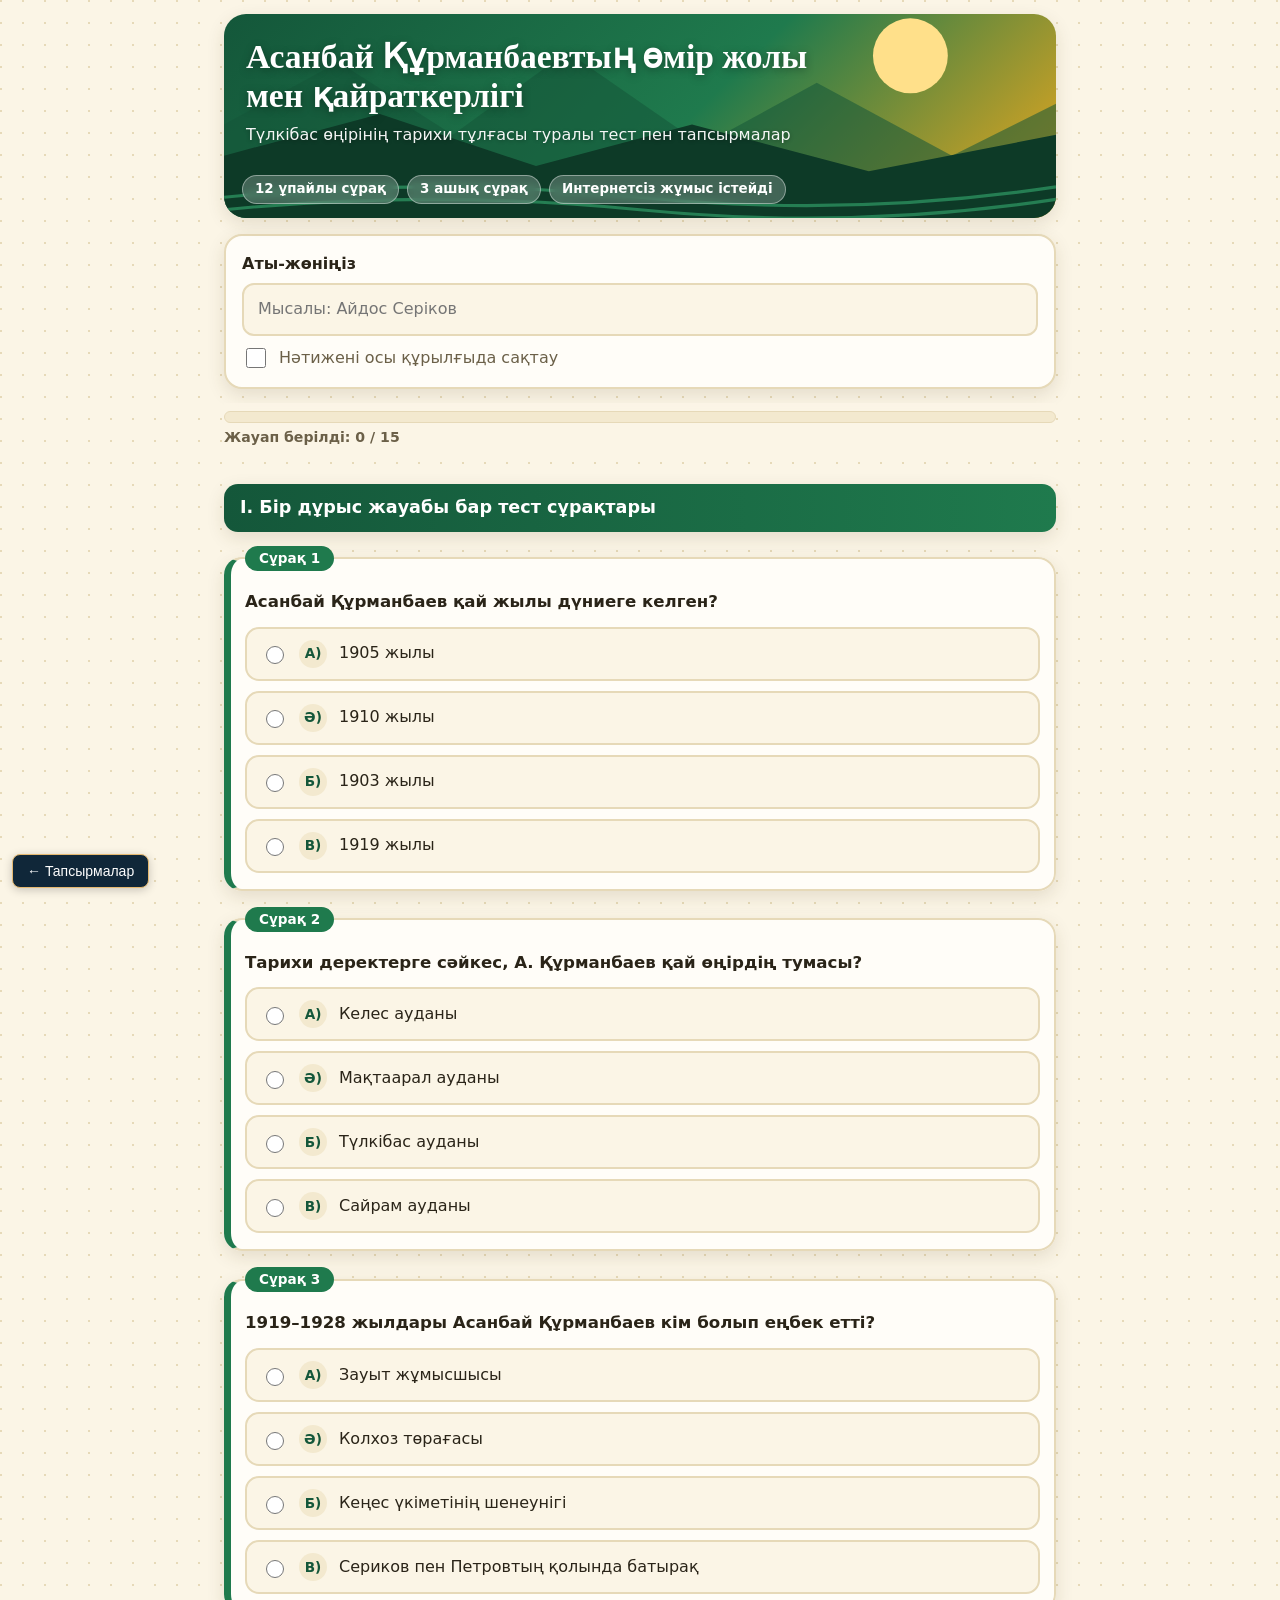
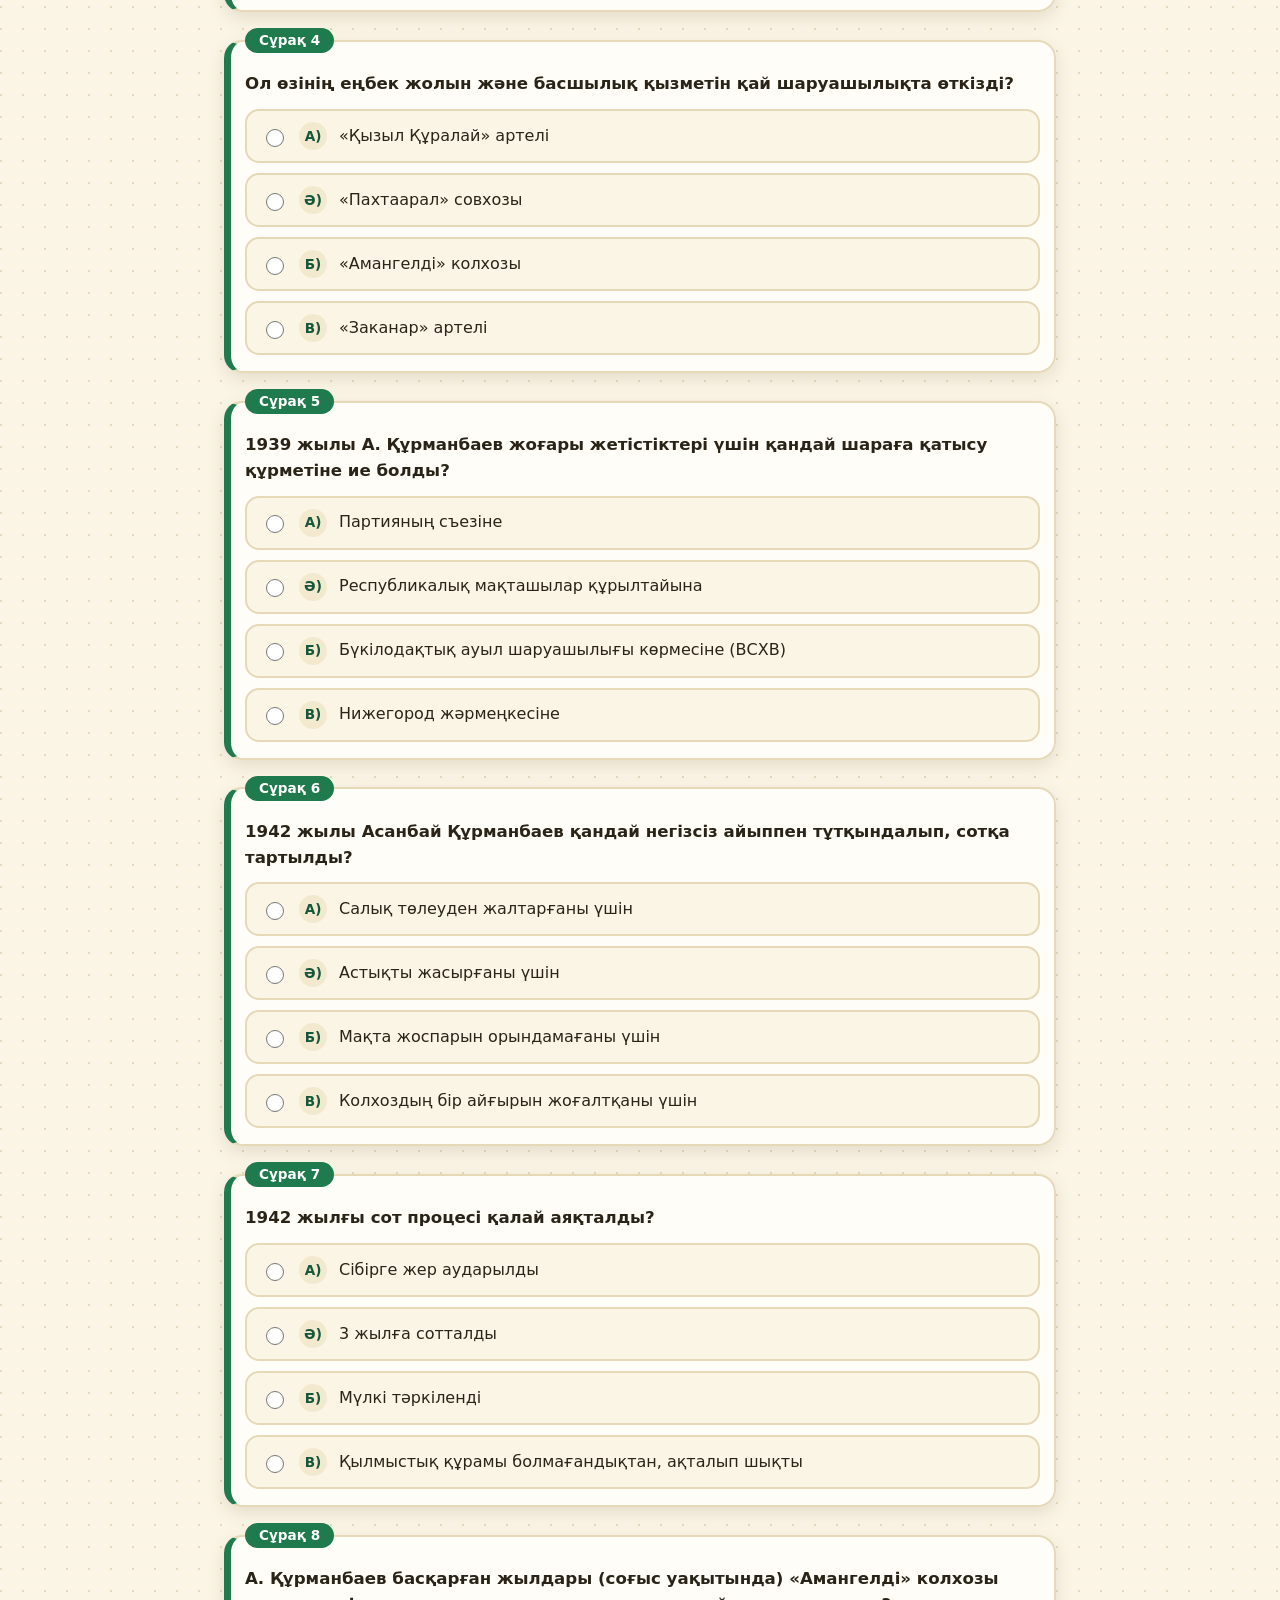
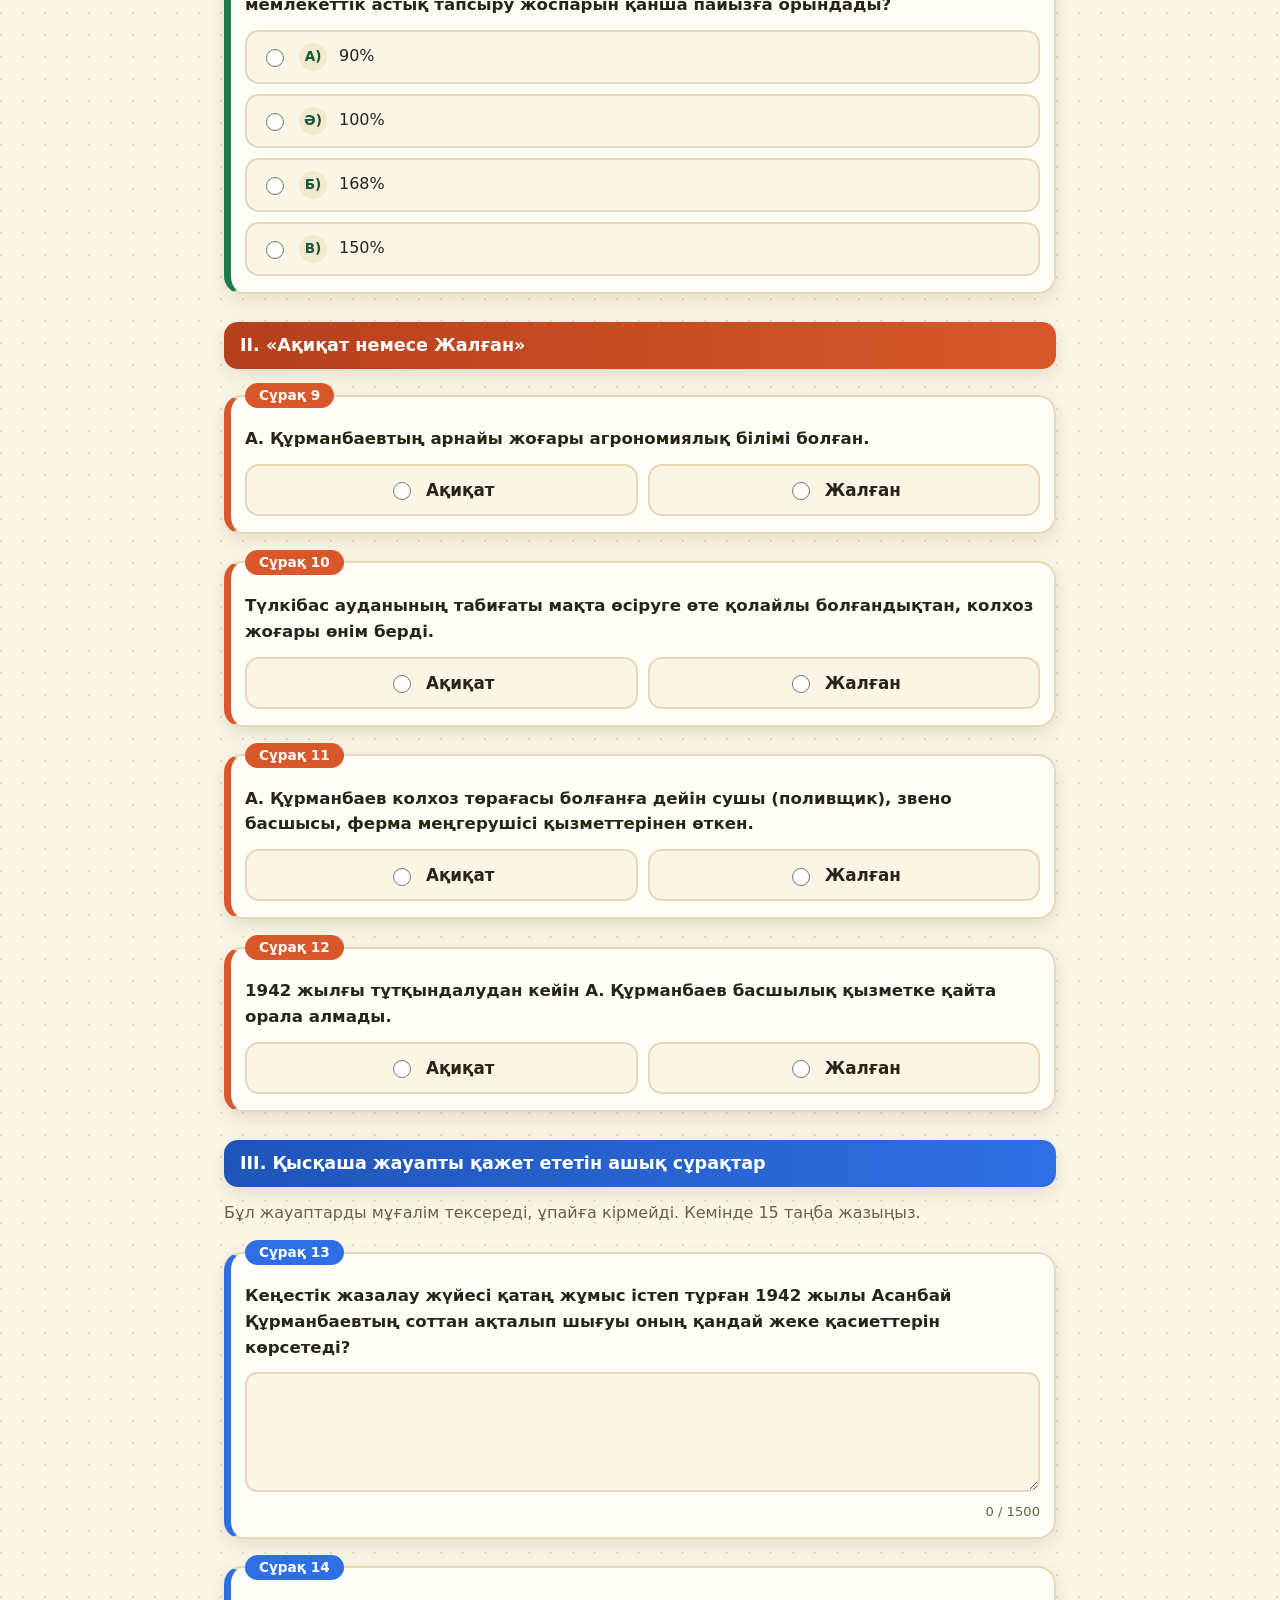
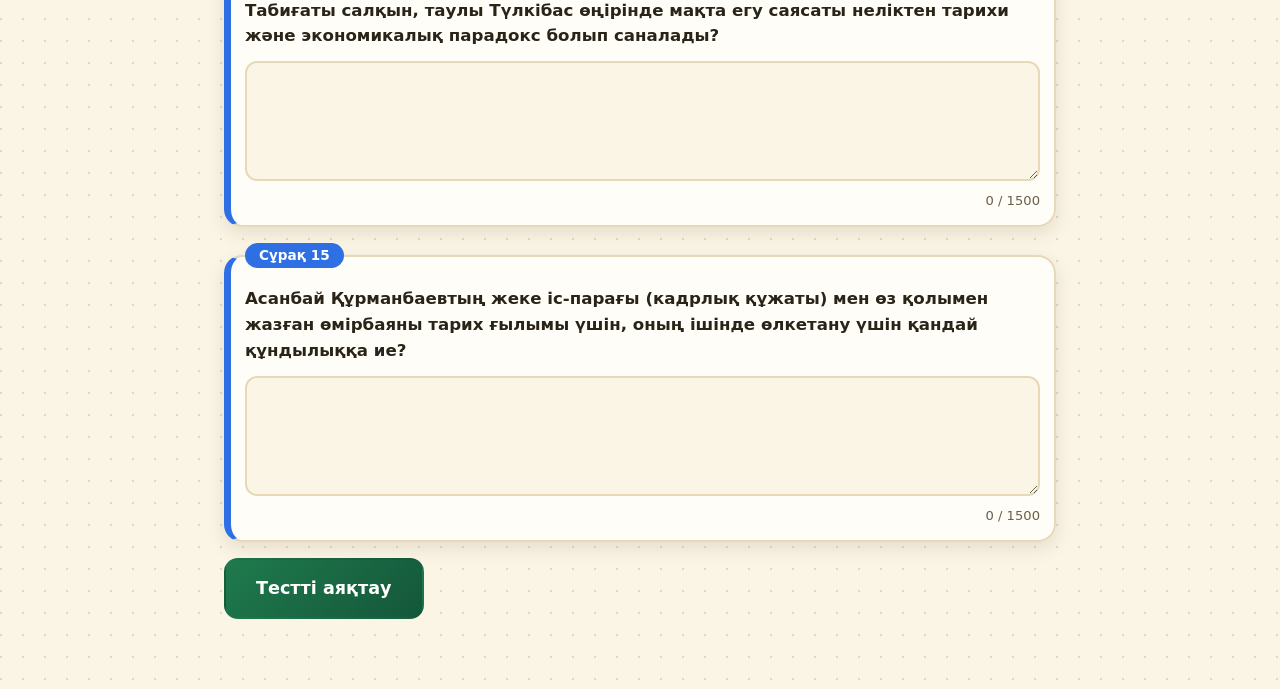
<file: asanbay.html>
<!doctype html>
<html lang="kk"><head><meta charset="utf-8">
<meta name="viewport" content="width=device-width, initial-scale=1, viewport-fit=cover">
<title>Асанбай Құрманбаев: өмір жолы мен қайраткерлігі</title>
<style>
:root{--bg:#fbf5e6;--bg2:#f3e9cf;--card:#fffdf8;--tx:#2a2418;--mut:#6b6048;--line:#e6d9b8;--g:#1f7a4d;--g2:#14573a;--gold:#f0a91c;--tc:#d9582b;--bl:#2f6fe4;--ok:#128a52;--okBg:#dcf5e7;--bad:#c62f2f;--badBg:#fde6e3;--warn:#9a5b00;--sh:0 6px 18px rgba(80,60,20,.13);box-sizing:border-box;padding-top:env(safe-area-inset-top,0px);padding-bottom:env(safe-area-inset-bottom,0px)}
@media(prefers-color-scheme:dark){:root:not([data-theme="light"]){--bg:#111b15;--bg2:#1a2a21;--card:#1b2a22;--tx:#f3eee0;--mut:#b9b095;--line:#2f4a3b;--g:#4fd08c;--g2:#2a8f5d;--gold:#ffc84a;--tc:#ff8a5c;--bl:#7ba8ff;--ok:#5fd39a;--okBg:#0f3a28;--bad:#ff8f8f;--badBg:#4a1d1d;--warn:#ffc46b;--sh:0 6px 18px rgba(0,0,0,.45)}}
:root[data-theme="dark"]{--bg:#111b15;--bg2:#1a2a21;--card:#1b2a22;--tx:#f3eee0;--mut:#b9b095;--line:#2f4a3b;--g:#4fd08c;--g2:#2a8f5d;--gold:#ffc84a;--tc:#ff8a5c;--bl:#7ba8ff;--ok:#5fd39a;--okBg:#0f3a28;--bad:#ff8f8f;--badBg:#4a1d1d;--warn:#ffc46b;--sh:0 6px 18px rgba(0,0,0,.45)}
*,*::before,*::after{box-sizing:inherit}
body{margin:0;background:radial-gradient(circle at 1px 1px,var(--line) 1px,transparent 0) 0 0/22px 22px,var(--bg);color:var(--tx);font:16px/1.55 system-ui,"Segoe UI",Roboto,Arial,sans-serif}
.wrap{max-width:860px;margin:0 auto;padding:14px 14px 70px}
h2{font-size:1.15rem;margin:18px 0 10px}
.sub{color:var(--mut);margin:0 0 14px}
.hero{position:relative;border-radius:22px;overflow:hidden;margin:0 0 16px;box-shadow:var(--sh);background:linear-gradient(135deg,#14573a,#1f7a4d 55%,#f0a91c);color:#fff;min-height:200px}
.hero svg{position:absolute;inset:0;width:100%;height:100%}
.hero .tx{position:relative;padding:24px 22px 70px;max-width:620px}
.hero h1{font:800 clamp(1.4rem,5vw,2.1rem)/1.15 Georgia,"Noto Serif","Times New Roman",serif;margin:0 0 8px;text-shadow:0 2px 8px rgba(0,0,0,.35)}
.hero p{margin:0;opacity:.95;text-shadow:0 1px 4px rgba(0,0,0,.35)}
.pills{position:absolute;left:18px;right:18px;bottom:14px;display:flex;gap:8px;flex-wrap:wrap}
.pills span{background:rgba(255,255,255,.22);border:1px solid rgba(255,255,255,.4);border-radius:99px;padding:3px 12px;font-size:.84rem;font-weight:600;backdrop-filter:blur(4px)}
.card{background:var(--card);border:2px solid var(--line);border-radius:18px;padding:16px;margin:0 0 14px;box-shadow:var(--sh)}
label.f{display:block;font-weight:700;margin-bottom:6px}
input[type=text],textarea{width:100%;padding:12px 14px;font:inherit;color:var(--tx);background:var(--bg);border:2px solid var(--line);border-radius:12px}
input[type=text]:focus,textarea:focus{outline:3px solid color-mix(in srgb,var(--g) 40%,transparent);border-color:var(--g)}
textarea{min-height:120px;resize:vertical}
[aria-invalid=true]{border-color:var(--bad)!important}
.chk{display:flex;gap:10px;align-items:flex-start;margin-top:10px;color:var(--mut);cursor:pointer}.chk input{width:20px;height:20px;margin-top:2px;accent-color:var(--g);flex:none}
.err{color:var(--bad);font-weight:700;margin:8px 0 0}.err:empty{display:none}.note{color:var(--warn);margin:8px 0 0}.note:empty{display:none}
.stick{position:sticky;top:env(safe-area-inset-top,0px);z-index:5;background:color-mix(in srgb,var(--bg) 92%,transparent);backdrop-filter:blur(6px);padding:8px 0;margin-bottom:6px}
.pbar{height:12px;background:var(--bg2);border:1px solid var(--line);border-radius:99px;overflow:hidden}.pbar b{display:block;height:100%;width:0;background:linear-gradient(90deg,var(--g),var(--gold));border-radius:99px;transition:width .35s}
.pt{font-size:.88rem;color:var(--mut);margin-top:4px;font-weight:600}
.h{display:block;color:#fff;border-radius:14px;padding:10px 16px;font-size:1.1rem;margin:28px 0 14px;box-shadow:var(--sh)}
.s1{background:linear-gradient(90deg,var(--g2),var(--g))}.s2{background:linear-gradient(90deg,#b5401c,var(--tc))}.s3{background:linear-gradient(90deg,#1f55b8,var(--bl))}
fieldset{border:2px solid var(--line);border-left:7px solid var(--g);background:var(--card);border-radius:18px;margin:0 0 16px;padding:12px 14px 6px;min-width:0;box-shadow:var(--sh)}
fieldset[data-sec="2"]{border-left-color:var(--tc)}fieldset[data-sec="3"]{border-left-color:var(--bl)}
fieldset.miss{border-color:var(--bad);box-shadow:0 0 0 4px var(--badBg)}
legend{padding:2px 14px;font-weight:800;font-size:.85rem;color:#fff;background:var(--g);border-radius:99px}
fieldset[data-sec="2"] legend{background:var(--tc)}fieldset[data-sec="3"] legend{background:var(--bl)}
.qt{font-weight:700;margin:6px 0 12px;overflow-wrap:anywhere;font-size:1.04rem}
.ops{display:grid;gap:10px;margin-bottom:10px}.ops.tf{grid-template-columns:1fr 1fr}
.opt{display:flex;gap:12px;align-items:center;padding:11px 14px;border:2px solid var(--line);background:var(--bg);border-radius:14px;cursor:pointer;overflow-wrap:anywhere;min-height:48px;transition:transform .12s,box-shadow .12s,border-color .12s}
.opt:hover{transform:translateY(-2px);box-shadow:var(--sh);border-color:var(--g)}
.opt input{width:18px;height:18px;accent-color:var(--g);flex:none}
.opt b{flex:none;width:28px;height:28px;border-radius:50%;background:var(--bg2);color:var(--g2);display:grid;place-items:center;font-size:.85rem}
.opt:has(input:checked){border-color:var(--g);background:color-mix(in srgb,var(--g) 15%,var(--card));font-weight:600}
.opt:has(input:checked) b{background:var(--g);color:#fff}
.ops.tf .opt{justify-content:center;text-align:center;font-weight:700;font-size:1.05rem}
.opt.ok{border-color:var(--ok);background:var(--okBg);animation:pop .4s}.opt.no{border-color:var(--bad);background:var(--badBg);animation:shake .4s}
.opt.ok::after{content:"✓";margin-left:auto;font-weight:900;color:var(--ok)}.opt.no::after{content:"✗";margin-left:auto;font-weight:900;color:var(--bad)}
@keyframes pop{50%{transform:scale(1.03)}}@keyframes shake{25%{transform:translateX(-5px)}75%{transform:translateX(5px)}}
.fb{font-size:.92rem;margin:0 0 8px;font-weight:700;overflow-wrap:anywhere}.fb.ok{color:var(--ok)}.fb.no{color:var(--bad)}
.cnt{font-size:.82rem;color:var(--mut);text-align:right;margin:2px 0 8px}
button{font:inherit;font-weight:700;border-radius:14px;padding:13px 22px;border:2px solid var(--g);cursor:pointer;min-height:46px;transition:transform .12s,box-shadow .12s}
button:hover{transform:translateY(-2px);box-shadow:var(--sh)}
.pri{background:linear-gradient(135deg,var(--g),var(--g2));color:#fff;border-color:transparent}.sec{background:transparent;color:var(--g)}
.btns{display:flex;gap:10px;flex-wrap:wrap}
#sub{font-size:1.1rem;padding:15px 30px}
#res{border:3px solid var(--gold)}
.gauge{display:flex;align-items:center;gap:20px;flex-wrap:wrap;margin:6px 0 10px;color:var(--tx)}
.medal{font-size:3rem;line-height:1;text-align:center}.medal b{display:block;font-size:1.3rem;margin-top:4px}
.tp{margin:10px 0}.tp div.r{display:flex;justify-content:space-between;gap:8px;font-size:.94rem;font-weight:600}.tp .pbar{height:12px;margin-top:4px}.tp .pbar b{background:linear-gradient(90deg,var(--g),var(--gold))}
.an{border-left:5px solid var(--bad);background:var(--badBg);border-radius:0 12px 12px 0;padding:8px 12px;margin:10px 0;overflow-wrap:anywhere}
.an p,.oa p{margin:2px 0}.oa{border-left:5px solid var(--bl);background:color-mix(in srgb,var(--bl) 10%,var(--card));border-radius:0 12px 12px 0;padding:8px 12px;margin:10px 0;overflow-wrap:anywhere;white-space:pre-wrap}
.hist{font-size:.9rem;color:var(--mut);padding-left:18px;margin:6px 0 0}
.cf{position:fixed;inset:0;pointer-events:none;overflow:hidden;z-index:50}.cf i{position:absolute;top:-14px;width:9px;height:14px;border-radius:2px;animation:fall linear forwards}@keyframes fall{to{transform:translateY(105vh) rotate(540deg)}}
[hidden]{display:none!important}
@media(max-width:480px){.ops.tf{grid-template-columns:1fr}.hero .tx{padding:18px 16px 76px}}
@media(max-width:380px){.wrap{padding:10px 8px 50px}.opt{padding:9px 10px}button{padding:11px 14px}}
@media(prefers-reduced-motion:reduce){*{animation:none!important;transition:none!important}}
@media print{body{background:#fff;color:#000}.stick,.btns,#start,#qs,#subRow,#subErr,.sub,.hero{display:none!important}.card{box-shadow:none}}
</style></head><body>
<a href="index.html#tasks" style="position:fixed;bottom:12px;left:12px;z-index:2147483647;padding:8px 14px;border:1px solid #e5b971;border-radius:8px;background:#102739;color:#fff;font:14px Arial,sans-serif;text-decoration:none;box-shadow:0 2px 10px #0003" aria-label="Тапсырмалар бөліміне қайту">← Тапсырмалар</a><div class="wrap">
<header class="hero"><svg viewBox="0 0 800 220" preserveAspectRatio="xMidYMax slice" aria-hidden="true"><circle cx="660" cy="64" r="36" fill="#ffe08a"/><path d="M0 220V130L110 70 220 140 330 60 460 150 570 90 700 160 800 110V220Z" fill="#14573a" opacity=".55"/><path d="M0 220V160L150 120 300 170 450 130 620 175 800 140V220Z" fill="#0d3a27"/><path d="M0 200Q200 180 400 200T800 190M0 212Q200 192 400 212T800 202" stroke="#2f9c66" stroke-width="3" fill="none" opacity=".7"/></svg><div class="tx"><h1>Асанбай Құрманбаевтың өмір жолы мен қайраткерлігі</h1><p>Түлкібас өңірінің тарихи тұлғасы туралы тест пен тапсырмалар</p></div><div class="pills"><span>12 ұпайлы сұрақ</span><span>3 ашық сұрақ</span><span>Интернетсіз жұмыс істейді</span></div></header>

<div class="card" id="start">
 <label class="f" for="nm">Аты-жөніңіз</label>
 <input type="text" id="nm" maxlength="60" autocomplete="name" placeholder="Мысалы: Айдос Серіков" aria-describedby="nmErr">
 <p class="err" id="nmErr" role="alert"></p>
 <label class="chk"><input type="checkbox" id="sv"> Нәтижені осы құрылғыда сақтау</label>
</div>

<div class="stick" id="stick"><div class="pbar"><b id="pb"></b></div><div class="pt" id="pt"></div></div>
<div id="qs"></div>
<p class="err" id="subErr" role="alert"></p>
<div class="btns" id="subRow"><button class="pri" id="sub">Тестті аяқтау</button></div>

<div class="card" id="res" hidden tabindex="-1" aria-live="polite"></div>
</div>
<script>
const TF=8,Q=[
["Асанбай Құрманбаев қай жылы дүниеге келген?",["1903 жылы","1905 жылы","1910 жылы","1919 жылы"],[1]],
["Тарихи деректерге сәйкес, А. Құрманбаев қай өңірдің тумасы?",["Мақтаарал ауданы","Келес ауданы","Түлкібас ауданы","Сайрам ауданы"],[2]],
["1919–1928 жылдары Асанбай Құрманбаев кім болып еңбек етті?",["Колхоз төрағасы","Зауыт жұмысшысы","Сериков пен Петровтың қолында батырақ","Кеңес үкіметінің шенеунігі"],[2]],
["Ол өзінің еңбек жолын және басшылық қызметін қай шаруашылықта өткізді?",["«Қызыл Құралай» артелі","«Амангелді» колхозы","«Пахтаарал» совхозы","«Заканар» артелі"],[1]],
["1939 жылы А. Құрманбаев жоғары жетістіктері үшін қандай шараға қатысу құрметіне ие болды?",["Бүкілодақтық ауыл шаруашылығы көрмесіне (ВСХВ)","Партияның съезіне","Республикалық мақташылар құрылтайына","Нижегород жәрмеңкесіне"],[0]],
["1942 жылы Асанбай Құрманбаев қандай негізсіз айыппен тұтқындалып, сотқа тартылды?",["Мақта жоспарын орындамағаны үшін","Колхоздың бір айғырын жоғалтқаны үшін","Астықты жасырғаны үшін","Салық төлеуден жалтарғаны үшін"],[1]],
["1942 жылғы сот процесі қалай аяқталды?",["3 жылға сотталды","Сібірге жер аударылды","Қылмыстық құрамы болмағандықтан, ақталып шықты","Мүлкі тәркіленді"],[2]],
["А. Құрманбаев басқарған жылдары (соғыс уақытында) «Амангелді» колхозы мемлекеттік астық тапсыру жоспарын қанша пайызға орындады?",["90%","100%","150%","168%"],[3]],
["А. Құрманбаевтың арнайы жоғары агрономиялық білімі болған.",["Ақиқат","Жалған"],[1],"Мұрағат құжаттарында «малограмотный» деп көрсетілген."],
["Түлкібас ауданының табиғаты мақта өсіруге өте қолайлы болғандықтан, колхоз жоғары өнім берді.",["Ақиқат","Жалған"],[1],"Түлкібас климаты сәйкес келмейтін таулы аймақ."],
["А. Құрманбаев колхоз төрағасы болғанға дейін сушы (поливщик), звено басшысы, ферма меңгерушісі қызметтерінен өткен.",["Ақиқат","Жалған"],[0]],
["1942 жылғы тұтқындалудан кейін А. Құрманбаев басшылық қызметке қайта орала алмады.",["Ақиқат","Жалған"],[1],"Ақталып шыққан соң ол колхоз төрағасы болып қайта тағайындалды."]];
const O=["Кеңестік жазалау жүйесі қатаң жұмыс істеп тұрған 1942 жылы Асанбай Құрманбаевтың соттан ақталып шығуы оның қандай жеке қасиеттерін көрсетеді?",
"Табиғаты салқын, таулы Түлкібас өңірінде мақта егу саясаты неліктен тарихи және экономикалық парадокс болып саналады?",
"Асанбай Құрманбаевтың жеке іс-парағы (кадрлық құжаты) мен өз қолымен жазған өмірбаяны тарих ғылымы үшін, оның ішінде өлкетану үшін қандай құндылыққа ие?"];
const TP=[[0,8,'І бөлім. Білу және түсіну (1–8)'],[8,12,'ІІ бөлім. Талдау: Ақиқат / Жалған (9–12)']],L='АӘБВ',KEY='kt-qurmanbaev-results',MIN=15;
const $=s=>document.querySelector(s);let order,ans;
const shuf=a=>{a=a.slice();for(let i=a.length-1;i>0;i--){const j=Math.floor(Math.random()*(i+1));[a[i],a[j]]=[a[j],a[i]]}return a};
function el(t,c,x){const e=document.createElement(t);if(c)e.className=c;if(x!=null)e.textContent=x;return e}
const same=(a,b)=>a.length===b.length&&a.every(x=>b.includes(x));
const txt=(i,a)=>a.slice().sort((x,y)=>x-y).map(o=>Q[i][1][o]).join('; ');
const oTxt=i=>$('#o'+i).value.trim();
function build(){
 order=Q.map((q,i)=>i>=TF?[0,1]:shuf([0,1,2,3]));ans=Q.map(()=>[]);
 const box=$('#qs');box.replaceChildren();
 box.append(el('h2','h s1','І. Бір дұрыс жауабы бар тест сұрақтары'));
 Q.forEach((q,i)=>{
  if(i===TF)box.append(el('h2','h s2','ІІ. «Ақиқат немесе Жалған»'));
  const fs=el('fieldset');fs.id='q'+i;fs.append(el('legend',null,'Сұрақ '+(i+1)),el('p','qt',q[0]));
  fs.dataset.sec=i<TF?'1':'2';const ops=el('div','ops'+(i>=TF?' tf':''));fs.append(ops);order[i].forEach((oi,k)=>{
   const lb=el('label','opt'),r=document.createElement('input');r.type='radio';r.name='q'+i;r.value=oi;
   r.onchange=()=>{ans[i]=[oi];fs.classList.remove('miss');prog();$('#subErr').textContent=''};
   lb.append(r);if(i<TF)lb.append(el('b',null,L[k]+')'));lb.append(el('span',null,q[1][oi]));ops.append(lb)});
  box.append(fs)});
 box.append(el('h2','h s3','ІІІ. Қысқаша жауапты қажет ететін ашық сұрақтар'),el('p','sub','Бұл жауаптарды мұғалім тексереді, ұпайға кірмейді. Кемінде '+MIN+' таңба жазыңыз.'));
 O.forEach((t,i)=>{const fs=el('fieldset');fs.id='of'+i;fs.dataset.sec='3';fs.append(el('legend',null,'Сұрақ '+(13+i)),el('p','qt',t));
  const ta=document.createElement('textarea');ta.id='o'+i;ta.maxLength=1500;ta.setAttribute('aria-label',(13+i)+'-сұраққа жауап');
  const c=el('div','cnt','0 / 1500');ta.oninput=()=>{c.textContent=ta.value.length+' / 1500';ta.removeAttribute('aria-invalid');fs.classList.remove('miss');prog();$('#subErr').textContent=''};
  fs.append(ta,c);box.append(fs)});
 $('#res').hidden=true;$('#subRow').hidden=false;$('#stick').hidden=false;$('#nm').disabled=false;$('#sv').disabled=false;$('#subErr').textContent='';prog();
}
function prog(){const n=ans.filter(a=>a.length).length+O.filter((_,i)=>oTxt(i).length>=MIN).length,t=Q.length+O.length;$('#pb').style.width=n/t*100+'%';$('#pt').textContent='Жауап берілді: '+n+' / '+t}
function submit(){
 const nm=$('#nm'),v=nm.value.trim(),ne=$('#nmErr');
 if(v.length<2||v.length>60||!/\p{L}/u.test(v)){nm.setAttribute('aria-invalid','true');ne.textContent='Аты-жөніңізді жазыңыз (кемінде 2 әріп, 60 таңбадан аспасын).';nm.focus();nm.scrollIntoView({block:'center'});return}
 nm.removeAttribute('aria-invalid');ne.textContent='';
 const miss=[],mo=[];ans.forEach((a,i)=>{if(!a.length)miss.push(i)});O.forEach((_,i)=>{if(oTxt(i).length<MIN)mo.push(i)});
 if(miss.length||mo.length){miss.forEach(i=>$('#q'+i).classList.add('miss'));mo.forEach(i=>{$('#of'+i).classList.add('miss');$('#o'+i).setAttribute('aria-invalid','true')});
  $('#subErr').textContent=(miss.length?'Жауапсыз сұрақтар: '+miss.map(i=>i+1).join(', ')+'. ':'')+(mo.length?'Ашық сұраққа жауап жазыңыз (кемінде '+MIN+' таңба): '+mo.map(i=>13+i).join(', ')+'.':'');
  const f=miss.length?$('#q'+miss[0]):$('#of'+mo[0]);f.scrollIntoView({block:'center',behavior:'smooth'});return}
 finish(v)}
function gauge(sc,pc){const d=el('div','gauge'),C=2*Math.PI*54,col=pc>=70?'var(--ok)':pc>=50?'var(--gold)':'var(--bad)';
 d.innerHTML='<svg viewBox="0 0 120 120" width="150" height="150" role="img" aria-label="'+sc+' / '+Q.length+'"><circle cx="60" cy="60" r="54" fill="none" style="stroke:var(--bg2)" stroke-width="12"/><circle class="gc" cx="60" cy="60" r="54" fill="none" style="stroke:'+col+'" stroke-width="12" stroke-linecap="round" stroke-dasharray="'+C+'" stroke-dashoffset="'+C+'" transform="rotate(-90 60 60)"/><text x="60" y="58" text-anchor="middle" font-size="30" font-weight="800" style="fill:currentColor">'+sc+'</text><text x="60" y="78" text-anchor="middle" font-size="12" style="fill:var(--mut)">/ '+Q.length+' ұпай</text></svg><div class="medal">'+(pc>=90?'🏆':pc>=70?'🥇':pc>=50?'🥈':'🌱')+'<b>'+pc+'%</b></div>';
 requestAnimationFrame(()=>requestAnimationFrame(()=>{const g=d.querySelector('.gc');g.style.transition='stroke-dashoffset 1s ease';g.style.strokeDashoffset=C*(1-pc/100)}));return d}
function confetti(){if(matchMedia('(prefers-reduced-motion:reduce)').matches)return;const c=['#f0a91c','#1f7a4d','#d9582b','#2f6fe4'],w=el('div','cf');for(let i=0;i<40;i++){const p=el('i');p.style.cssText='left:'+Math.random()*100+'%;background:'+c[i%4]+';animation-delay:'+Math.random()*.6+'s;animation-duration:'+(2+Math.random()*1.5)+'s';w.append(p)}document.body.append(w);setTimeout(()=>w.remove(),4500)}
function finish(name){
 let sc=0;const bad=[],tp=TP.map(()=>0);
 Q.forEach((q,i)=>{
  const fs=$('#q'+i),ok=same(ans[i],q[2]);if(ok){sc++;TP.forEach((t,k)=>{if(i>=t[0]&&i<t[1])tp[k]++})}else bad.push(i);
  fs.querySelectorAll('.opt').forEach((lb,k)=>{const oi=order[i][k];lb.querySelector('input').disabled=true;if(q[2].includes(oi))lb.classList.add('ok');else if(ans[i].includes(oi))lb.classList.add('no')});
  fs.append(el('p','fb '+(ok?'ok':'no'),ok?'Дұрыс':'Қате. Дұрыс жауап: '+txt(i,q[2])))});
 O.forEach((_,i)=>{$('#o'+i).readOnly=true});
 const pc=Math.round(sc/Q.length*100),r=$('#res');r.replaceChildren();
 r.append(el('h2',null,'Нәтиже: '+name),gauge(sc,pc),
  el('p',null,pc>=90?'Тамаша нәтиже!':pc>=70?'Жақсы нәтиже.':pc>=50?'Қанағаттанарлық. Қателерді талдап, тақырыпты қайталаңыз.':'Тақырыпты қайта оқып, тестті қайталап көріңіз.'),el('p','sub','Ашық сұрақтар (13–15) мұғалім тексеруіне жіберіледі, ұпайға кірмейді.'));
 TP.forEach((t,k)=>{const n=t[1]-t[0],d=el('div','tp'),row=el('div','r');row.append(el('span',null,t[2]),el('b',null,tp[k]+' / '+n));const b=el('div','pbar'),f=el('b');f.style.width=tp[k]/n*100+'%';b.append(f);d.append(row,b);r.append(d)});
 r.append(el('h2',null,bad.length?'Қателерді талдау ('+bad.length+')':'Қате жоқ!'));
 bad.forEach(i=>{const d=el('div','an'),q=Q[i];d.append(el('p',null,'№'+(i+1)+'. '+q[0]),el('p',null,'Сіздің жауабыңыз: '+txt(i,ans[i])),el('p',null,'Дұрыс жауап: '+txt(i,q[2])));if(q[3])d.append(el('p',null,'Түсіндірме: '+q[3]));r.append(d)});
 r.append(el('h2',null,'Ашық сұрақтарға жауаптарыңыз'));
 O.forEach((t,i)=>{const d=el('div','oa');d.append(el('p',null,'№'+(13+i)+'. '+t),el('p',null,oTxt(i)));r.append(d)});
 const sm=el('p','note');r.append(sm);
 if($('#sv').checked){try{const a=JSON.parse(localStorage.getItem(KEY)||'[]');a.unshift({n:name,s:sc,t:Q.length,d:new Date().toLocaleString('kk-KZ')});localStorage.setItem(KEY,JSON.stringify(a.slice(0,5)));sm.style.color='var(--ok)';sm.textContent='Нәтиже осы құрылғыда сақталды (ашық жауаптар сақталмайды).';
  r.append(el('p',null,'Соңғы сақталған нәтижелер:'));const u=el('ul','hist');a.slice(0,5).forEach(x=>u.append(el('li',null,x.d+': '+x.n+', '+x.s+'/'+x.t)));r.append(u)}catch(e){sm.textContent='Нәтижені сақтау мүмкін болмады: браузер жадқа рұқсат бермейді. Нәтиже тек осы бетте көрсетіледі.'}}
 const bt=el('div','btns'),re=el('button','pri','Қайта орындау');re.onclick=()=>{build();scrollTo({top:0,behavior:'smooth'})};
 const pr=el('button','sec','Басып шығару');pr.onclick=()=>print();bt.append(re,pr);r.append(bt);
 if(pc>=70)confetti();r.hidden=false;$('#subRow').hidden=true;$('#stick').hidden=true;$('#nm').disabled=true;$('#sv').disabled=true;r.focus();r.scrollIntoView({behavior:'smooth'})}
$('#sub').onclick=submit;
$('#nm').addEventListener('input',()=>{$('#nm').removeAttribute('aria-invalid');$('#nmErr').textContent=''});
build();
</script></body></html>
</file>
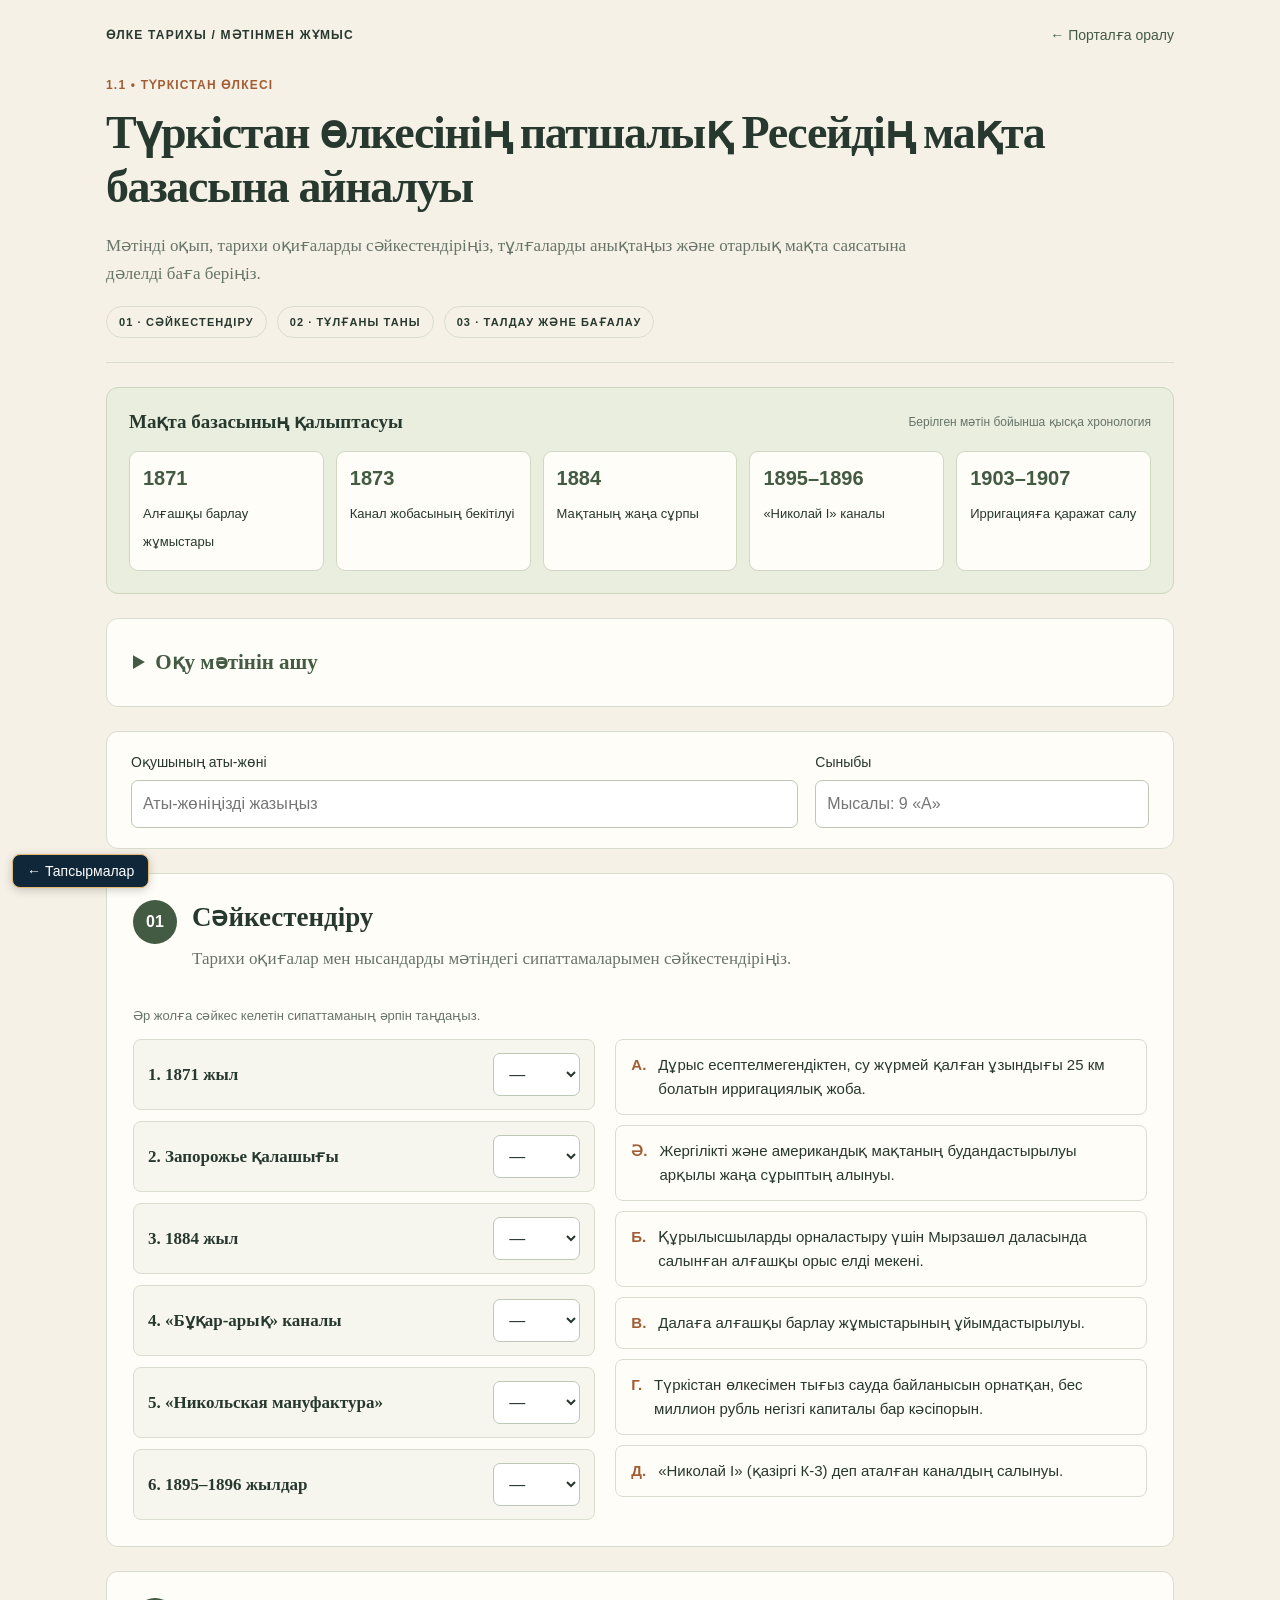
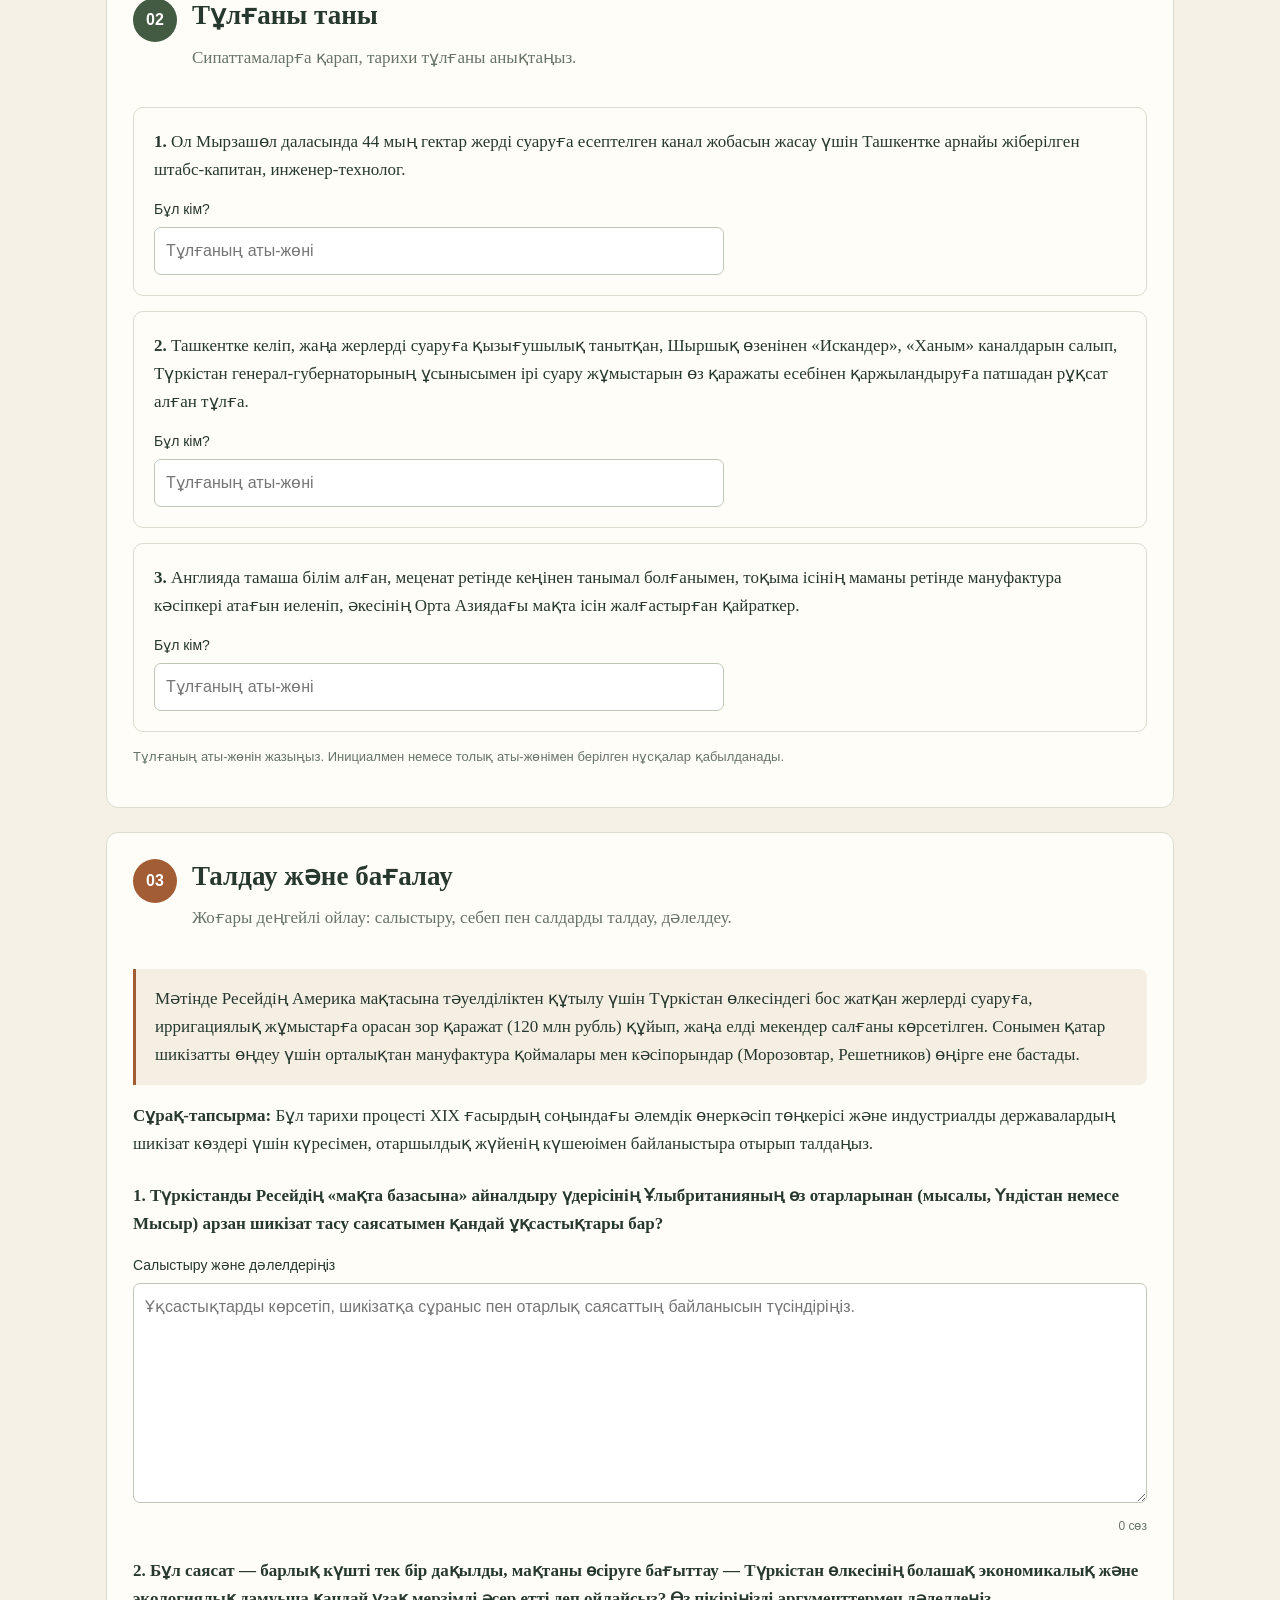
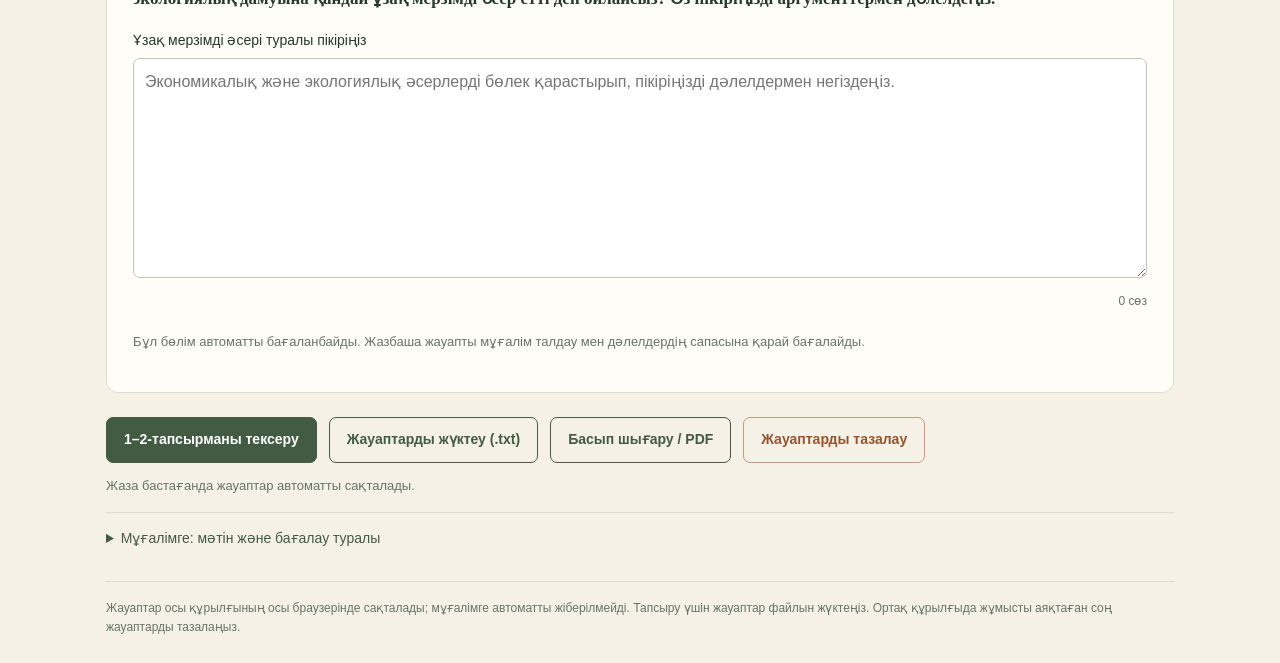
<file: cotton-base.html>
<!doctype html><html lang="kk"><head><meta charset="utf-8"><meta name="viewport" content="width=device-width,initial-scale=1"><title>Түркістан — мақта базасы • 3 тапсырма</title><style>
:root{--bg:#f5f1e7;--card:#fffdf7;--ink:#27382e;--olive:#435a43;--rust:#a25d35;--line:#d9ddcf;--muted:#677468}*{box-sizing:border-box}html{scroll-behavior:smooth}body{margin:0;background:var(--bg);color:var(--ink);font:17px/1.65 Georgia,'Times New Roman',serif}.wrap{max-width:1120px;margin:auto;padding:26px}.top{display:flex;align-items:center;justify-content:space-between;gap:14px;flex-wrap:wrap}.brand,.eyebrow,.tag{font:700 12px/1.5 Arial,sans-serif;letter-spacing:.1em;text-transform:uppercase}.back{color:var(--olive);font:14px Arial,sans-serif;text-decoration:none}.eyebrow{margin-top:32px;color:var(--rust)}h1{font-size:clamp(29px,4.6vw,46px);line-height:1.18;letter-spacing:-.03em;margin:12px 0 16px;max-width:960px}h2{font-size:27px;line-height:1.3;margin:0 0 10px}h3{font-size:19px;margin:0 0 10px}.intro{color:var(--muted);max-width:850px}.tags{display:flex;gap:10px;flex-wrap:wrap;margin:18px 0 24px}.tag{font-size:11px;border:1px solid var(--line);padding:7px 12px;border-radius:28px}header{border-bottom:1px solid var(--line)}.visual{margin:24px 0;background:#e9eedf;border:1px solid #ccd7bf;border-radius:12px;padding:22px}.visual-head{display:flex;align-items:center;justify-content:space-between;gap:12px;flex-wrap:wrap;margin-bottom:16px}.visual-head h2{font-size:19px;margin:0}.visual-head span{font:12px Arial,sans-serif;color:var(--muted)}.timeline{display:grid;grid-template-columns:repeat(5,1fr);gap:12px}.time{padding:15px 13px;background:var(--card);border-radius:9px;border:1px solid #d0d8c4}.time strong{display:block;font:700 20px Arial,sans-serif;color:var(--olive);margin-bottom:9px}.time span{font:13px/1.55 Arial,sans-serif}.source,.task,.identity,.result{background:var(--card);border:1px solid var(--line);border-radius:12px;padding:26px;margin:24px 0}.source summary{font-size:21px;font-weight:bold;cursor:pointer;color:var(--olive)}.source .hint{font:13px/1.6 Arial,sans-serif;color:var(--muted);margin:10px 0 0}.source article{padding-top:8px;max-width:940px}.source article p{margin:14px 0}.identity{display:grid;grid-template-columns:2fr 1fr;gap:17px;padding:20px 24px}.field{display:block;font:14px/1.5 Arial,sans-serif}input,textarea,select{width:100%;border:1px solid #bec8b7;border-radius:7px;background:white;color:var(--ink);font:16px/1.5 Arial,sans-serif;padding:11px;margin-top:7px}textarea{resize:vertical;min-height:220px}input:focus,textarea:focus,select:focus{outline:3px solid #d2e0c3;border-color:var(--olive)}button:focus-visible,a:focus-visible,summary:focus-visible{outline:3px solid #adc198;outline-offset:3px}button{cursor:pointer}.task-head{display:flex;gap:15px;align-items:flex-start}.num{flex-shrink:0;display:flex;align-items:center;justify-content:center;width:44px;height:44px;border-radius:50%;background:var(--olive);color:white;font:700 16px Arial,sans-serif}.analysis .num{background:var(--rust)}.sub{margin:0 0 20px;color:var(--muted)}.match-layout{display:grid;grid-template-columns:1fr 1.15fr;gap:20px}.match-rows{display:grid;gap:11px;align-content:start}.match-row{border:1px solid var(--line);padding:13px 14px;border-radius:8px;background:#f6f6ee}.match-top{display:flex;align-items:center;gap:12px;justify-content:space-between}.match-top label{font-size:17px;font-weight:bold}.match-top select{width:87px;flex-shrink:0;margin:0}.bank{display:grid;gap:10px;align-content:start}.bank-row{display:flex;gap:12px;padding:13px 15px;border:1px solid var(--line);border-radius:8px;font:15px/1.6 Arial,sans-serif}.bank-letter{color:var(--rust);font-weight:bold;flex-shrink:0}.feedback{font:13px/1.5 Arial,sans-serif;margin:9px 0 0}.feedback.good{color:#2c672d}.feedback.bad{color:#a1462c}.match-row.good,.person.good{border-color:#81a66f}.match-row.bad,.person.bad{border-color:#bf8870}.person{border:1px solid var(--line);border-radius:10px;padding:20px;margin:15px 0}.person p{margin:0 0 15px}.person input{max-width:570px}.hintline{font:13px/1.6 Arial,sans-serif;color:var(--muted)}.analysis-context{background:#f5eee3;border-left:3px solid var(--rust);padding:16px 19px;border-radius:0 8px 8px 0;margin:17px 0}.analysis-context p{margin:0}.analysis-block{margin:24px 0}.analysis-block p{font-weight:bold}.counter{font:12px Arial,sans-serif;text-align:right;color:var(--muted);margin-top:7px}.actions{display:flex;gap:12px;flex-wrap:wrap;margin:22px 0 12px}.btn{border:1px solid var(--olive);border-radius:7px;padding:12px 17px;background:var(--olive);color:white;font:600 14px/1.4 Arial,sans-serif}.btn.secondary{color:var(--olive);background:transparent}.btn.clear{border-color:#c29c80;color:#95532e;background:transparent}.result{background:#eaf0df;border-color:#a8bc95}.result h2{font-size:24px}.stats{display:grid;grid-template-columns:repeat(3,1fr);gap:13px;margin-top:17px}.stat{background:#fffdf7;padding:15px;border:1px solid #d3ddc8;border-radius:8px}.stat strong{display:block;font:700 28px Arial,sans-serif}.stat span{font:13px Arial,sans-serif;color:var(--muted)}.result p,.status,.notice{font:13px/1.6 Arial,sans-serif}.status{color:var(--muted);min-height:23px}.notice{color:#a1462c}.teacher{border-top:1px solid var(--line);padding:17px 0}.teacher summary{font:14px Arial,sans-serif;cursor:pointer;color:var(--olive)}.teacher p{font:13px/1.6 Arial,sans-serif;color:var(--muted)}footer{margin-top:18px;border-top:1px solid var(--line);padding-top:17px;font:12px/1.6 Arial,sans-serif;color:var(--muted)}[hidden]{display:none!important}.source-print{display:none}
@media(max-width:800px){.timeline{grid-template-columns:repeat(3,1fr)}.match-layout{grid-template-columns:1fr}.bank{grid-row:1}.task{padding:22px 18px}.task-head{gap:12px}h2{font-size:23px}.person{padding:17px}.visual{padding:19px}}
@media(max-width:480px){.wrap{padding:18px}.timeline{grid-template-columns:1fr 1fr}.identity{grid-template-columns:1fr;padding:18px}.source{padding:19px}.source summary{font-size:19px}.match-top label{font-size:16px}.match-top{gap:8px}.match-top select{width:75px}.bank-row{font-size:14px}.stats{gap:8px}.stat{padding:12px 8px}.stat strong{font-size:25px}.actions .btn{flex:1 1 145px}.time strong{font-size:18px}}
@media print{@page{size:A4;margin:15mm}body{background:white;color:black;font-size:11pt}.wrap{padding:0;max-width:none}.back,.tags,.actions,.status,.notice,.teacher,footer,.counter{display:none!important}header{padding-bottom:10px}.eyebrow{margin-top:10px}h1{font-size:24pt}h2{font-size:17pt}.visual{background:white;padding:13px;margin:15px 0}.timeline{grid-template-columns:repeat(5,1fr);gap:6px}.time{padding:9px 6px;background:white}.time strong{font-size:12pt}.time span{font-size:8pt}.source{display:none}.source-print{display:block}.source-print h2{margin-top:18px}.source-print p{font-size:10pt}.identity{padding:12px}.task{break-before:page;border-radius:0;background:white;padding:16px;margin:15px 0}.task-head{break-after:avoid}.num{background:white!important;color:black;border:1px solid #888}.match-layout{grid-template-columns:1fr 1fr;gap:12px}.bank{grid-row:auto}.match-row,.bank-row,.person{background:white;break-inside:avoid;font-size:10pt;padding:10px}.match-top label{font-size:11pt}.match-top select{font-size:10pt;width:65px;padding:6px;appearance:none}.person p{font-size:10pt}.person input{font-size:10pt}.analysis-context{background:white;font-size:10pt}.analysis-block{break-inside:avoid}textarea{font-size:10pt;min-height:130px;overflow:visible;resize:none}.result{background:white;padding:15px}.stats{gap:10px}.stat strong{font-size:21pt}.stat{background:white}.intro{font-size:10pt}}
</style></head><body>
<a href="index.html#tasks" style="position:fixed;bottom:12px;left:12px;z-index:2147483647;padding:8px 14px;border:1px solid #e5b971;border-radius:8px;background:#102739;color:#fff;font:14px Arial,sans-serif;text-decoration:none;box-shadow:0 2px 10px #0003" aria-label="Тапсырмалар бөліміне қайту">← Тапсырмалар</a><main class="wrap"><header><div class="top"><span class="brand">Өлке тарихы / Мәтінмен жұмыс</span><a class="back" href="https://jazirakur-netizen.github.io/tulkibas-history/">← Порталға оралу</a></div><div class="eyebrow">1.1 • Түркістан өлкесі</div><h1>Түркістан өлкесінің патшалық Ресейдің мақта базасына айналуы</h1><p class="intro">Мәтінді оқып, тарихи оқиғаларды сәйкестендіріңіз, тұлғаларды анықтаңыз және отарлық мақта саясатына дәлелді баға беріңіз.</p><div class="tags"><span class="tag">01 · Сәйкестендіру</span><span class="tag">02 · Тұлғаны таны</span><span class="tag">03 · Талдау және бағалау</span></div></header>
<section class="visual" aria-label="Мәтін бойынша хронологиялық сызба"><div class="visual-head"><h2>Мақта базасының қалыптасуы</h2><span>Берілген мәтін бойынша қысқа хронология</span></div><div class="timeline"><div class="time"><strong>1871</strong><span>Алғашқы барлау жұмыстары</span></div><div class="time"><strong>1873</strong><span>Канал жобасының бекітілуі</span></div><div class="time"><strong>1884</strong><span>Мақтаның жаңа сұрпы</span></div><div class="time"><strong>1895–1896</strong><span>«Николай І» каналы</span></div><div class="time"><strong>1903–1907</strong><span>Ирригацияға қаражат салу</span></div></div></section>
<details class="source" id="source"><summary>Оқу мәтінін ашу</summary><p class="hint">Тапсырмалар осы мәтінге негізделген. Жауап беру кезінде мәтінге қайта оралуға болады.</p><article><p>1871 жылы далаға алғашқы барлау жұмыстары ұйымдастырылды. Одан әрі жобалау үшін жерді жақсарту бөлімі Ташкентке штабс-капитан инженер-технолог Н. Ф. Ульяновты жіберді. Жоба бойынша канал Мырзашөл даласында 44 мың гектар жерді суаруға есептелген.</p><p>1873 жылы жоба бекітілді. Бірақ оны жүзеге асыруға ақша ұзақ уақыт бөлінбеді. 14 жыл ішінде (1874-1878 жж.) канал салуға 7 мыңға дейін адам қатысты. Каналды салу қиын болды. Түркістанның бірінші губернаторы, құрылыстың бастамашысы К. П. Кауфман қайтыс болғаннан кейін жұмыстар тоқтатылды. Бірақ каналды (Кауфман атындағы) салуға инвестиция салғысы келетіндер болды.</p><p>1896 жылдан бастап мәскеулік саудагер Н. И. Решетников те осыған ұқсас өтінішпен жүгінді. Екеуінің де өтініші қабылданбады.</p><p>1876 жылы Ташкентке ұлы князь Николай Константинович Романов келді. Ол жаңа жерлерді суаруға қызығып, Шыршық өзенінен «Искандер» және «Ханым» каналдарын салуға кірісті. 1885 жылы - 4500 десятина жерді суаруға қол жеткізді.</p><p>Ұлы княздің табысты жұмысын ескере отырып, Түркістан генерал-губернаторы Черняев оған «Кауфман» каналын аяқтауды ұсынды. Князь Н. К. Романов патша Николай ІІ-ден ірі суару жұмыстарына рұқсат алды, құрылыстың өз қаражаты есебінен қаржыландырылатынына уәде берді.</p><p>Құрылысшыларды орналастыру үшін Мырзашөл даласындағы алғашқы орыс елді мекені - Запорожье қалашығы салынды. 1885 жылдан 1890 жылға дейін ұзындығы 25 км болатын «Бұқар-арық» каналы салынды. Ол дұрыс есептелмегендіктен, су каналмен жүрмеді.</p><p>1895 жылы Хиуа каналы аталған канал салынды. Сырдария өзенінен су болашақ атты әскерлер елді мекеніне дейін далаға жіберілді. 1895-1896 жылдары «Николай І» (қазіргі К-3) деп аталған тағы бір канал салынды.</p><p>Түркістанның жер қоры мен су ресурстары 1 миллион десятинаны құрады. 10 миллион пұт мақта алу үшін 560 мың десятина жер қорын қосу қажет болды, оны 2 миллион десятинаға дейін жеткізу жоспарланды. Жер қорларына жыл сайын 300 десятинадан қосып отыру қажет болды. 1903-1907 жылдары жер қорларын айналымға енгізуге бағытталған ирригациялық жұмыстарға 120 миллион рубль салынды. «Жыл сайын Америкадан сонша талшық сатып алынады, ал қазынада ондай ақша жоқ. Азия талшығы 50 пұттық 1 текшеге келеді, барлығы 4½, 5 миллион рубль (10 миллион пұт). Егер орыс қоныс аударушылары бұл іске кіріссе, бос жатқан жерлерді суарып, мақсатқа жетуге болар еді.</p><p>1884 жылы ресейлік селекционерлер жергілікті мақта мен американдық мақтаның будандастыруына қол жеткізіп, нәтижесінде мақтаның жаңа сұрпы алынды. Ол одан әрі селекциялық жұмыстардың негізі болды.</p><p>Бродовский мен Самолевский, Кауфманның барлығына тегін таратқан американдық тұқымдарын және алған тәжірибесін пайдаланып, өз фирмаларын ашты, онда олар тек мақта ғана емес, қант қамысы, пияз және қарбыз да өсірді.</p><p>Олардың арасында Орта Азиядан мақта өсірілетін жерлерді сатып алып, оны қайта өңдеу кәсіпорындарының негізіне айналдырған Тимофей Саввович Морозов болды. Кейін оның ісін Англияда тамаша білім алған ұлы Савва жалғастырды. Ол меценат ретінде көбірек танымал, бірақ мануфактура кәсіпкері атағын иеленді, бұл оның тоқыма ісіндегі маманы ретінде мойындалғанын көрсетеді. Морозовтар отбасы бес миллион рубль негізгі капиталымен «Никольская мануфактура» ұйымдастырып, Түркістан өлкесімен тығыз сауда байланыстарын орнатты. Олар Ресей империясының фабрикаларында Орта Азия мақтасынан шығарылған тоқыма бұйымдарымен толтырылған төрт мануфактура қоймасын салды. Бірақ миллиондаған жылдық айналымы бар қойманы бірінші болып салуды «Шлиссельбургская мануфактура» фирмасы ойлап тапты.</p></article></details><article class="source-print"><h2>Оқу мәтіні</h2><p>1871 жылы далаға алғашқы барлау жұмыстары ұйымдастырылды. Одан әрі жобалау үшін жерді жақсарту бөлімі Ташкентке штабс-капитан инженер-технолог Н. Ф. Ульяновты жіберді. Жоба бойынша канал Мырзашөл даласында 44 мың гектар жерді суаруға есептелген.</p><p>1873 жылы жоба бекітілді. Бірақ оны жүзеге асыруға ақша ұзақ уақыт бөлінбеді. 14 жыл ішінде (1874-1878 жж.) канал салуға 7 мыңға дейін адам қатысты. Каналды салу қиын болды. Түркістанның бірінші губернаторы, құрылыстың бастамашысы К. П. Кауфман қайтыс болғаннан кейін жұмыстар тоқтатылды. Бірақ каналды (Кауфман атындағы) салуға инвестиция салғысы келетіндер болды.</p><p>1896 жылдан бастап мәскеулік саудагер Н. И. Решетников те осыған ұқсас өтінішпен жүгінді. Екеуінің де өтініші қабылданбады.</p><p>1876 жылы Ташкентке ұлы князь Николай Константинович Романов келді. Ол жаңа жерлерді суаруға қызығып, Шыршық өзенінен «Искандер» және «Ханым» каналдарын салуға кірісті. 1885 жылы - 4500 десятина жерді суаруға қол жеткізді.</p><p>Ұлы княздің табысты жұмысын ескере отырып, Түркістан генерал-губернаторы Черняев оған «Кауфман» каналын аяқтауды ұсынды. Князь Н. К. Романов патша Николай ІІ-ден ірі суару жұмыстарына рұқсат алды, құрылыстың өз қаражаты есебінен қаржыландырылатынына уәде берді.</p><p>Құрылысшыларды орналастыру үшін Мырзашөл даласындағы алғашқы орыс елді мекені - Запорожье қалашығы салынды. 1885 жылдан 1890 жылға дейін ұзындығы 25 км болатын «Бұқар-арық» каналы салынды. Ол дұрыс есептелмегендіктен, су каналмен жүрмеді.</p><p>1895 жылы Хиуа каналы аталған канал салынды. Сырдария өзенінен су болашақ атты әскерлер елді мекеніне дейін далаға жіберілді. 1895-1896 жылдары «Николай І» (қазіргі К-3) деп аталған тағы бір канал салынды.</p><p>Түркістанның жер қоры мен су ресурстары 1 миллион десятинаны құрады. 10 миллион пұт мақта алу үшін 560 мың десятина жер қорын қосу қажет болды, оны 2 миллион десятинаға дейін жеткізу жоспарланды. Жер қорларына жыл сайын 300 десятинадан қосып отыру қажет болды. 1903-1907 жылдары жер қорларын айналымға енгізуге бағытталған ирригациялық жұмыстарға 120 миллион рубль салынды. «Жыл сайын Америкадан сонша талшық сатып алынады, ал қазынада ондай ақша жоқ. Азия талшығы 50 пұттық 1 текшеге келеді, барлығы 4½, 5 миллион рубль (10 миллион пұт). Егер орыс қоныс аударушылары бұл іске кіріссе, бос жатқан жерлерді суарып, мақсатқа жетуге болар еді.</p><p>1884 жылы ресейлік селекционерлер жергілікті мақта мен американдық мақтаның будандастыруына қол жеткізіп, нәтижесінде мақтаның жаңа сұрпы алынды. Ол одан әрі селекциялық жұмыстардың негізі болды.</p><p>Бродовский мен Самолевский, Кауфманның барлығына тегін таратқан американдық тұқымдарын және алған тәжірибесін пайдаланып, өз фирмаларын ашты, онда олар тек мақта ғана емес, қант қамысы, пияз және қарбыз да өсірді.</p><p>Олардың арасында Орта Азиядан мақта өсірілетін жерлерді сатып алып, оны қайта өңдеу кәсіпорындарының негізіне айналдырған Тимофей Саввович Морозов болды. Кейін оның ісін Англияда тамаша білім алған ұлы Савва жалғастырды. Ол меценат ретінде көбірек танымал, бірақ мануфактура кәсіпкері атағын иеленді, бұл оның тоқыма ісіндегі маманы ретінде мойындалғанын көрсетеді. Морозовтар отбасы бес миллион рубль негізгі капиталымен «Никольская мануфактура» ұйымдастырып, Түркістан өлкесімен тығыз сауда байланыстарын орнатты. Олар Ресей империясының фабрикаларында Орта Азия мақтасынан шығарылған тоқыма бұйымдарымен толтырылған төрт мануфактура қоймасын салды. Бірақ миллиондаған жылдық айналымы бар қойманы бірінші болып салуды «Шлиссельбургская мануфактура» фирмасы ойлап тапты.</p></article>
<noscript><p>Сәйкестендіру мен тұлғаны тануды автоматты тексеру үшін JavaScript қосыңыз. Мәтін мен жауап ұяшықтары қолжетімді.</p></noscript>
<section class="identity" aria-label="Оқушы мәліметтері"><label class="field" for="student">Оқушының аты-жөні<input id="student" data-save maxlength="120" autocomplete="off" placeholder="Аты-жөніңізді жазыңыз"></label><label class="field" for="className">Сыныбы<input id="className" data-save maxlength="30" autocomplete="off" placeholder="Мысалы: 9 «А»"></label></section>
<section class="task" aria-labelledby="task1"><div class="task-head"><span class="num">01</span><div><h2 id="task1">Сәйкестендіру</h2><p class="sub">Тарихи оқиғалар мен нысандарды мәтіндегі сипаттамаларымен сәйкестендіріңіз.</p></div></div><p class="hintline">Әр жолға сәйкес келетін сипаттаманың әрпін таңдаңыз.</p><div class="match-layout"><div class="match-rows"><div class="match-row" id="matchRow0"><div class="match-top"><label for="match0">1. 1871 жыл</label><select id="match0" data-save aria-label="1. 1871 жыл үшін әріпті таңдаңыз"><option value="">—</option><option value="А">А</option><option value="Ә">Ә</option><option value="Б">Б</option><option value="В">В</option><option value="Г">Г</option><option value="Д">Д</option></select></div><p class="feedback" id="matchFeedback0" hidden></p></div><div class="match-row" id="matchRow1"><div class="match-top"><label for="match1">2. Запорожье қалашығы</label><select id="match1" data-save aria-label="2. Запорожье қалашығы үшін әріпті таңдаңыз"><option value="">—</option><option value="А">А</option><option value="Ә">Ә</option><option value="Б">Б</option><option value="В">В</option><option value="Г">Г</option><option value="Д">Д</option></select></div><p class="feedback" id="matchFeedback1" hidden></p></div><div class="match-row" id="matchRow2"><div class="match-top"><label for="match2">3. 1884 жыл</label><select id="match2" data-save aria-label="3. 1884 жыл үшін әріпті таңдаңыз"><option value="">—</option><option value="А">А</option><option value="Ә">Ә</option><option value="Б">Б</option><option value="В">В</option><option value="Г">Г</option><option value="Д">Д</option></select></div><p class="feedback" id="matchFeedback2" hidden></p></div><div class="match-row" id="matchRow3"><div class="match-top"><label for="match3">4. «Бұқар-арық» каналы</label><select id="match3" data-save aria-label="4. «Бұқар-арық» каналы үшін әріпті таңдаңыз"><option value="">—</option><option value="А">А</option><option value="Ә">Ә</option><option value="Б">Б</option><option value="В">В</option><option value="Г">Г</option><option value="Д">Д</option></select></div><p class="feedback" id="matchFeedback3" hidden></p></div><div class="match-row" id="matchRow4"><div class="match-top"><label for="match4">5. «Никольская мануфактура»</label><select id="match4" data-save aria-label="5. «Никольская мануфактура» үшін әріпті таңдаңыз"><option value="">—</option><option value="А">А</option><option value="Ә">Ә</option><option value="Б">Б</option><option value="В">В</option><option value="Г">Г</option><option value="Д">Д</option></select></div><p class="feedback" id="matchFeedback4" hidden></p></div><div class="match-row" id="matchRow5"><div class="match-top"><label for="match5">6. 1895–1896 жылдар</label><select id="match5" data-save aria-label="6. 1895–1896 жылдар үшін әріпті таңдаңыз"><option value="">—</option><option value="А">А</option><option value="Ә">Ә</option><option value="Б">Б</option><option value="В">В</option><option value="Г">Г</option><option value="Д">Д</option></select></div><p class="feedback" id="matchFeedback5" hidden></p></div></div><div class="bank" aria-label="Сипаттамалар"><div class="bank-row"><span class="bank-letter">А.</span><span>Дұрыс есептелмегендіктен, су жүрмей қалған ұзындығы 25 км болатын ирригациялық жоба.</span></div><div class="bank-row"><span class="bank-letter">Ә.</span><span>Жергілікті және американдық мақтаның будандастырылуы арқылы жаңа сұрыптың алынуы.</span></div><div class="bank-row"><span class="bank-letter">Б.</span><span>Құрылысшыларды орналастыру үшін Мырзашөл даласында салынған алғашқы орыс елді мекені.</span></div><div class="bank-row"><span class="bank-letter">В.</span><span>Далаға алғашқы барлау жұмыстарының ұйымдастырылуы.</span></div><div class="bank-row"><span class="bank-letter">Г.</span><span>Түркістан өлкесімен тығыз сауда байланысын орнатқан, бес миллион рубль негізгі капиталы бар кәсіпорын.</span></div><div class="bank-row"><span class="bank-letter">Д.</span><span>«Николай І» (қазіргі К-3) деп аталған каналдың салынуы.</span></div></div></div></section>
<section class="task" aria-labelledby="task2"><div class="task-head"><span class="num">02</span><div><h2 id="task2">Тұлғаны таны</h2><p class="sub">Сипаттамаларға қарап, тарихи тұлғаны анықтаңыз.</p></div></div><div class="person" id="personRow0"><p id="personPrompt0"><strong>1.</strong> Ол Мырзашөл даласында 44 мың гектар жерді суаруға есептелген канал жобасын жасау үшін Ташкентке арнайы жіберілген штабс-капитан, инженер-технолог.</p><label class="field" for="person0">Бұл кім?</label><input id="person0" data-save maxlength="150" autocomplete="off" aria-describedby="personPrompt0" placeholder="Тұлғаның аты-жөні"><p class="feedback" id="personFeedback0" hidden></p></div><div class="person" id="personRow1"><p id="personPrompt1"><strong>2.</strong> Ташкентке келіп, жаңа жерлерді суаруға қызығушылық танытқан, Шыршық өзенінен «Искандер», «Ханым» каналдарын салып, Түркістан генерал-губернаторының ұсынысымен ірі суару жұмыстарын өз қаражаты есебінен қаржыландыруға патшадан рұқсат алған тұлға.</p><label class="field" for="person1">Бұл кім?</label><input id="person1" data-save maxlength="150" autocomplete="off" aria-describedby="personPrompt1" placeholder="Тұлғаның аты-жөні"><p class="feedback" id="personFeedback1" hidden></p></div><div class="person" id="personRow2"><p id="personPrompt2"><strong>3.</strong> Англияда тамаша білім алған, меценат ретінде кеңінен танымал болғанымен, тоқыма ісінің маманы ретінде мануфактура кәсіпкері атағын иеленіп, әкесінің Орта Азиядағы мақта ісін жалғастырған қайраткер.</p><label class="field" for="person2">Бұл кім?</label><input id="person2" data-save maxlength="150" autocomplete="off" aria-describedby="personPrompt2" placeholder="Тұлғаның аты-жөні"><p class="feedback" id="personFeedback2" hidden></p></div><p class="hintline">Тұлғаның аты-жөнін жазыңыз. Инициалмен немесе толық аты-жөнімен берілген нұсқалар қабылданады.</p></section>
<section class="task analysis" aria-labelledby="task3"><div class="task-head"><span class="num">03</span><div><h2 id="task3">Талдау және бағалау</h2><p class="sub">Жоғары деңгейлі ойлау: салыстыру, себеп пен салдарды талдау, дәлелдеу.</p></div></div><div class="analysis-context"><p>Мәтінде Ресейдің Америка мақтасына тәуелділіктен құтылу үшін Түркістан өлкесіндегі бос жатқан жерлерді суаруға, ирригациялық жұмыстарға орасан зор қаражат (120 млн рубль) құйып, жаңа елді мекендер салғаны көрсетілген. Сонымен қатар шикізатты өңдеу үшін орталықтан мануфактура қоймалары мен кәсіпорындар (Морозовтар, Решетников) өңірге ене бастады.</p></div><p><strong>Сұрақ-тапсырма:</strong> Бұл тарихи процесті XIX ғасырдың соңындағы әлемдік өнеркәсіп төңкерісі және индустриалды державалардың шикізат көздері үшін күресімен, отаршылдық жүйенің күшеюімен байланыстыра отырып талдаңыз.</p>
<div class="analysis-block"><p id="analysisPrompt1">1. Түркістанды Ресейдің «мақта базасына» айналдыру үдерісінің Ұлыбританияның өз отарларынан (мысалы, Үндістан немесе Мысыр) арзан шикізат тасу саясатымен қандай ұқсастықтары бар?</p><label class="field" for="compare">Салыстыру және дәлелдеріңіз</label><textarea id="compare" data-save aria-describedby="analysisPrompt1" placeholder="Ұқсастықтарды көрсетіп, шикізатқа сұраныс пен отарлық саясаттың байланысын түсіндіріңіз."></textarea><div class="counter" id="count_compare">0 сөз</div></div>
<div class="analysis-block"><p id="analysisPrompt2">2. Бұл саясат — барлық күшті тек бір дақылды, мақтаны өсіруге бағыттау — Түркістан өлкесінің болашақ экономикалық және экологиялық дамуына қандай ұзақ мерзімді әсер етті деп ойлайсыз? Өз пікіріңізді аргументтермен дәлелдеңіз.</p><label class="field" for="impact">Ұзақ мерзімді әсері туралы пікіріңіз</label><textarea id="impact" data-save aria-describedby="analysisPrompt2" placeholder="Экономикалық және экологиялық әсерлерді бөлек қарастырып, пікіріңізді дәлелдермен негіздеңіз."></textarea><div class="counter" id="count_impact">0 сөз</div></div><p class="hintline">Бұл бөлім автоматты бағаланбайды. Жазбаша жауапты мұғалім талдау мен дәлелдердің сапасына қарай бағалайды.</p></section>
<div class="actions"><button class="btn" id="check" type="button">1–2-тапсырманы тексеру</button><button class="btn secondary" id="download" type="button">Жауаптарды жүктеу (.txt)</button><button class="btn secondary" id="print" type="button">Басып шығару / PDF</button><button class="btn clear" id="clear" type="button">Жауаптарды тазалау</button></div><p class="notice" id="notice" role="status" aria-live="polite"></p>
<section class="result" id="result" hidden tabindex="-1" aria-labelledby="resultTitle"><h2 id="resultTitle">1–2-тапсырманың нәтижесі</h2><div class="stats"><div class="stat"><strong id="matchScore"></strong><span>Сәйкестендіру</span></div><div class="stat"><strong id="personScore"></strong><span>Тұлғаны тану</span></div><div class="stat"><strong id="totalScore"></strong><span>Автоматты тексерілген ұпай</span></div></div><p>Әр дұрыс жауап — 1 балл. Бұл нәтиже тек 1 және 2-тапсырмаларға қатысты. 3-тапсырманы мұғалім бағалайды.</p></section><p class="status" id="status" role="status" aria-live="polite"></p>
<details class="teacher"><summary>Мұғалімге: мәтін және бағалау туралы</summary><p>Автоматты тексеру берілген мәтінге сүйенеді. Талдау тапсырмасы үшін автоматты ұпай қойылмайды.</p><p>Бастапқы мәтіннің даталары мен сандары сақталды. Мәтіндегі «14 жыл ішінде (1874–1878 жж.)» тіркесінде мерзімдердің сәйкессіздігі бар; бұл тұсты ғылыми жобаның бастапқы дереккөзімен нақтылау қажет.</p></details>
<footer>Жауаптар осы құрылғының осы браузерінде сақталады; мұғалімге автоматты жіберілмейді. Тапсыру үшін жауаптар файлын жүктеңіз. Ортақ құрылғыда жұмысты аяқтаған соң жауаптарды тазалаңыз.</footer></main>
<script>
document.addEventListener('DOMContentLoaded',()=>{
const key='tulkibas-cotton-base-tasks-v1',fields=[...document.querySelectorAll('[data-save]')],el=id=>document.getElementById(id),keys=['В','Б','Ә','А','Г','Д'],names=['Н. Ф. Ульянов','Николай Константинович Романов','Савва Морозов'];let checked=false,timer;
const normalize=s=>s.toLowerCase().replace(/ё/g,'е').replace(/[^а-яәіңғүұқөһa-z]/gu,'');
function personOK(i,v){const n=normalize(v);if(i===0)return ['ульянов','нфульянов','николайфедоровичульянов','ульяновнф','ульяновниколайфедорович'].includes(n);if(i===1)return ['романов','нкроманов','николайконстантиновичроманов','николайроманов','романовниколайконстантинович','романовнк','ұлыкнязьниколайконстантиновичроманов','ұлыкнязьниколайроманов'].includes(n);return ['савваморозов','савватимофеевичморозов','стморозов','морозовсавва','морозовст'].includes(n)}
function values(){return Object.fromEntries(fields.map(f=>[f.id,f.value]))}
function save(){try{localStorage.setItem(key,JSON.stringify({values:values(),checked}));el('status').textContent='Жауаптар осы браузерде сақталды.'}catch(e){el('status').textContent='Браузерде сақтау қолжетімсіз. Жауаптарды файлға жүктеп алыңыз.'}}
function counters(){['compare','impact'].forEach(id=>{const t=el(id).value.trim();el('count_'+id).textContent=(t?t.split(/\s+/u).length:0)+' сөз'})}
function clearFeedback(){checked=false;el('result').hidden=true;document.querySelectorAll('.feedback').forEach(f=>{f.hidden=true;f.textContent=''});document.querySelectorAll('.match-row,.person').forEach(r=>r.classList.remove('good','bad'))}
function grade(focus=true){let first=null;for(let i=0;i<6;i++)if(!el('match'+i).value){first=el('match'+i);break}if(!first)for(let i=0;i<3;i++)if(!el('person'+i).value.trim()){first=el('person'+i);break}if(first){el('notice').textContent='1 және 2-тапсырмадағы барлық жауапты толтырыңыз.';if(focus)first.focus();return false}let ms=0,ps=0;keys.forEach((k,i)=>{const ok=el('match'+i).value===k;ms+=Number(ok);const r=el('matchRow'+i);r.classList.toggle('good',ok);r.classList.toggle('bad',!ok);const f=el('matchFeedback'+i);f.hidden=false;f.className='feedback '+(ok?'good':'bad');f.textContent=ok?'✓ Мәтін бойынша дұрыс сәйкестік.':`✕ Мәтін бойынша дұрыс сәйкестік: ${i+1} — ${k}.`});names.forEach((name,i)=>{const ok=personOK(i,el('person'+i).value);ps+=Number(ok);const r=el('personRow'+i);r.classList.toggle('good',ok);r.classList.toggle('bad',!ok);const f=el('personFeedback'+i);f.hidden=false;f.className='feedback '+(ok?'good':'bad');f.textContent=ok?'✓ Мәтін бойынша тұлға дұрыс анықталды.':`Мәтін бойынша жауап: ${name}. Егер басқа жазылым қолдансаңыз, мұғаліммен салыстырып тексеріңіз.`});el('matchScore').textContent=ms+' / 6';el('personScore').textContent=ps+' / 3';el('totalScore').textContent=(ms+ps)+' / 9';el('result').hidden=false;el('notice').textContent='1–2-тапсырма тексерілді. 3-тапсырманың жауаптарын мұғалім бағалайды.';checked=true;if(focus){save();el('result').focus()}return true}
try{const d=JSON.parse(localStorage.getItem(key)||'{}');fields.forEach(f=>{if(d.values&&typeof d.values[f.id]==='string')f.value=d.values[f.id]});checked=d.checked===true;el('status').textContent=fields.some(f=>f.value)?'Бұрынғы жауаптар қалпына келтірілді.':'Жаза бастағанда жауаптар автоматты сақталады.'}catch(e){el('status').textContent='Браузерде сақтау қолжетімсіз.'}
counters();if(checked)grade(false);fields.forEach(f=>{const ev=f.tagName==='SELECT'?'change':'input';f.addEventListener(ev,()=>{if(f.id.startsWith('match')||f.id.startsWith('person')){clearFeedback();el('notice').textContent='Жауап өзгертілді. Қайта тексеруге болады.'}counters();clearTimeout(timer);timer=setTimeout(save,250)})});el('check').addEventListener('click',()=>{clearTimeout(timer);grade()});
el('download').addEventListener('click',()=>{clearTimeout(timer);save();let rows=['Түркістан өлкесінің патшалық Ресейдің мақта базасына айналуы','Оқушы: '+(el('student').value||'Көрсетілмеген'),'Сыныбы: '+(el('className').value||'Көрсетілмеген'),'Күні: '+new Date().toLocaleDateString('kk-KZ'),'','1-ТАПСЫРМА. Сәйкестендіру'];const titles=["1871 жыл", "Запорожье қалашығы", "1884 жыл", "«Бұқар-арық» каналы", "«Никольская мануфактура»", "1895–1896 жылдар"];keys.forEach((k,i)=>{rows.push(`${i+1}. ${titles[i]} — ${el('match'+i).value||'Жауап жазылмаған'}`);if(checked)rows.push(`Мәтін бойынша: ${k}`)});rows.push('','2-ТАПСЫРМА. Тұлғаны таны');names.forEach((n,i)=>{rows.push(`${i+1}. ${el('person'+i).value||'Жауап жазылмаған'}`);if(checked)rows.push(`Мәтін бойынша: ${n}`)});if(checked)rows.push('','Автоматты тексеру: '+el('totalScore').textContent+' балл (тек 1–2-тапсырма)');rows.push('','3-ТАПСЫРМА. Талдау және бағалау','1. Ұлыбританияның отарлық шикізат саясатымен ұқсастықтары',el('compare').value||'Жауап жазылмаған','2. Ұзақ мерзімді экономикалық және экологиялық әсер',el('impact').value||'Жауап жазылмаған','Бұл бөлімді мұғалім бағалайды.');const url=URL.createObjectURL(new Blob(['\uFEFF',rows.join('\n')],{type:'text/plain;charset=utf-8'})),a=document.createElement('a');a.href=url;a.download='Turkistan_maqta_bazasy_'+(el('student').value||'Oqushy').replace(/[^\p{L}\p{N}_-]+/gu,'_').slice(0,60)+'.txt';document.body.append(a);a.click();a.remove();setTimeout(()=>URL.revokeObjectURL(url),1500)});
function fit(){document.querySelectorAll('textarea').forEach(f=>{f.style.height='auto';f.style.height=Math.max(f.scrollHeight,150)+'px'})}el('print').addEventListener('click',()=>{clearTimeout(timer);save();fit();window.print()});window.addEventListener('beforeprint',fit);window.addEventListener('afterprint',()=>document.querySelectorAll('textarea').forEach(f=>f.style.height=''));
el('clear').addEventListener('click',()=>{if(!confirm('Барлық жауап пен оқушы мәліметтерін тазалайсыз ба?'))return;clearTimeout(timer);fields.forEach(f=>{f.value='';f.style.height=''});clearFeedback();counters();try{localStorage.removeItem(key)}catch(e){}el('status').textContent='Жауаптар тазаланды.';el('notice').textContent='';el('student').focus()});
});</script></body></html>
</file>
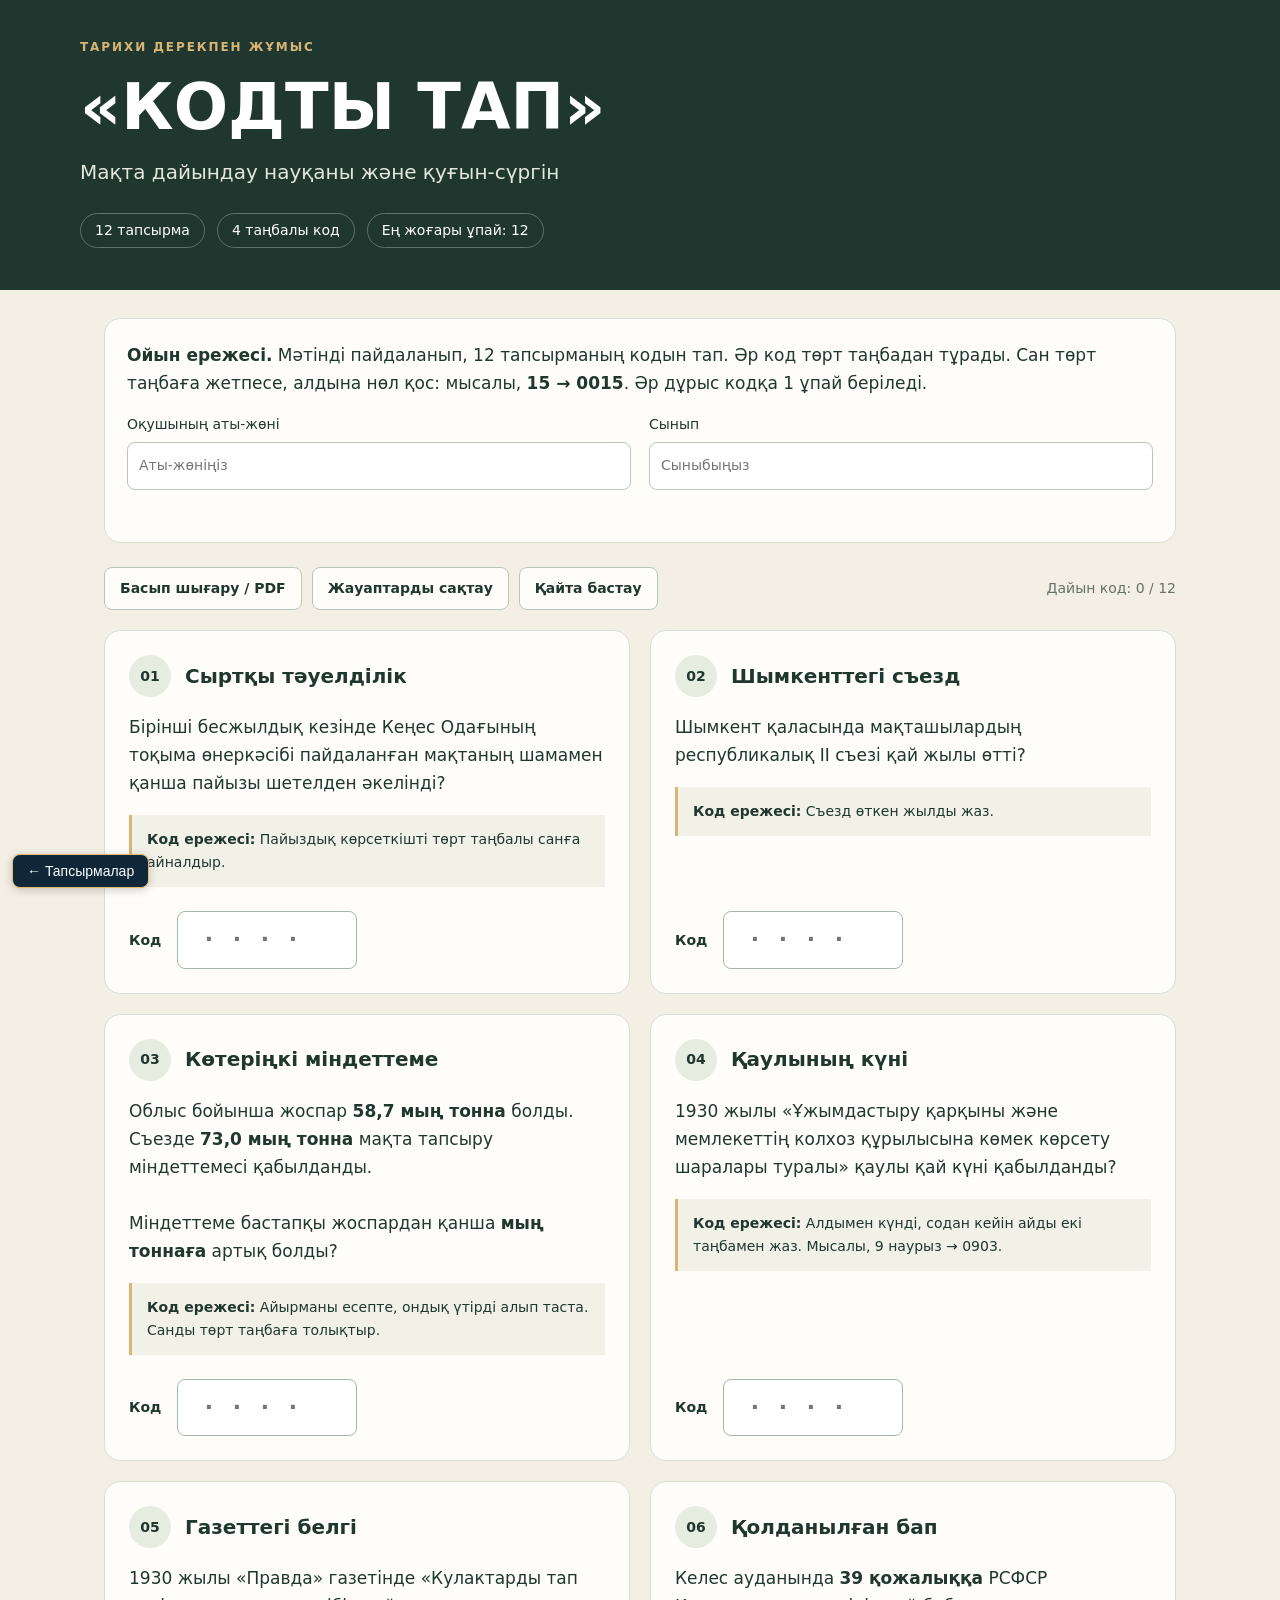
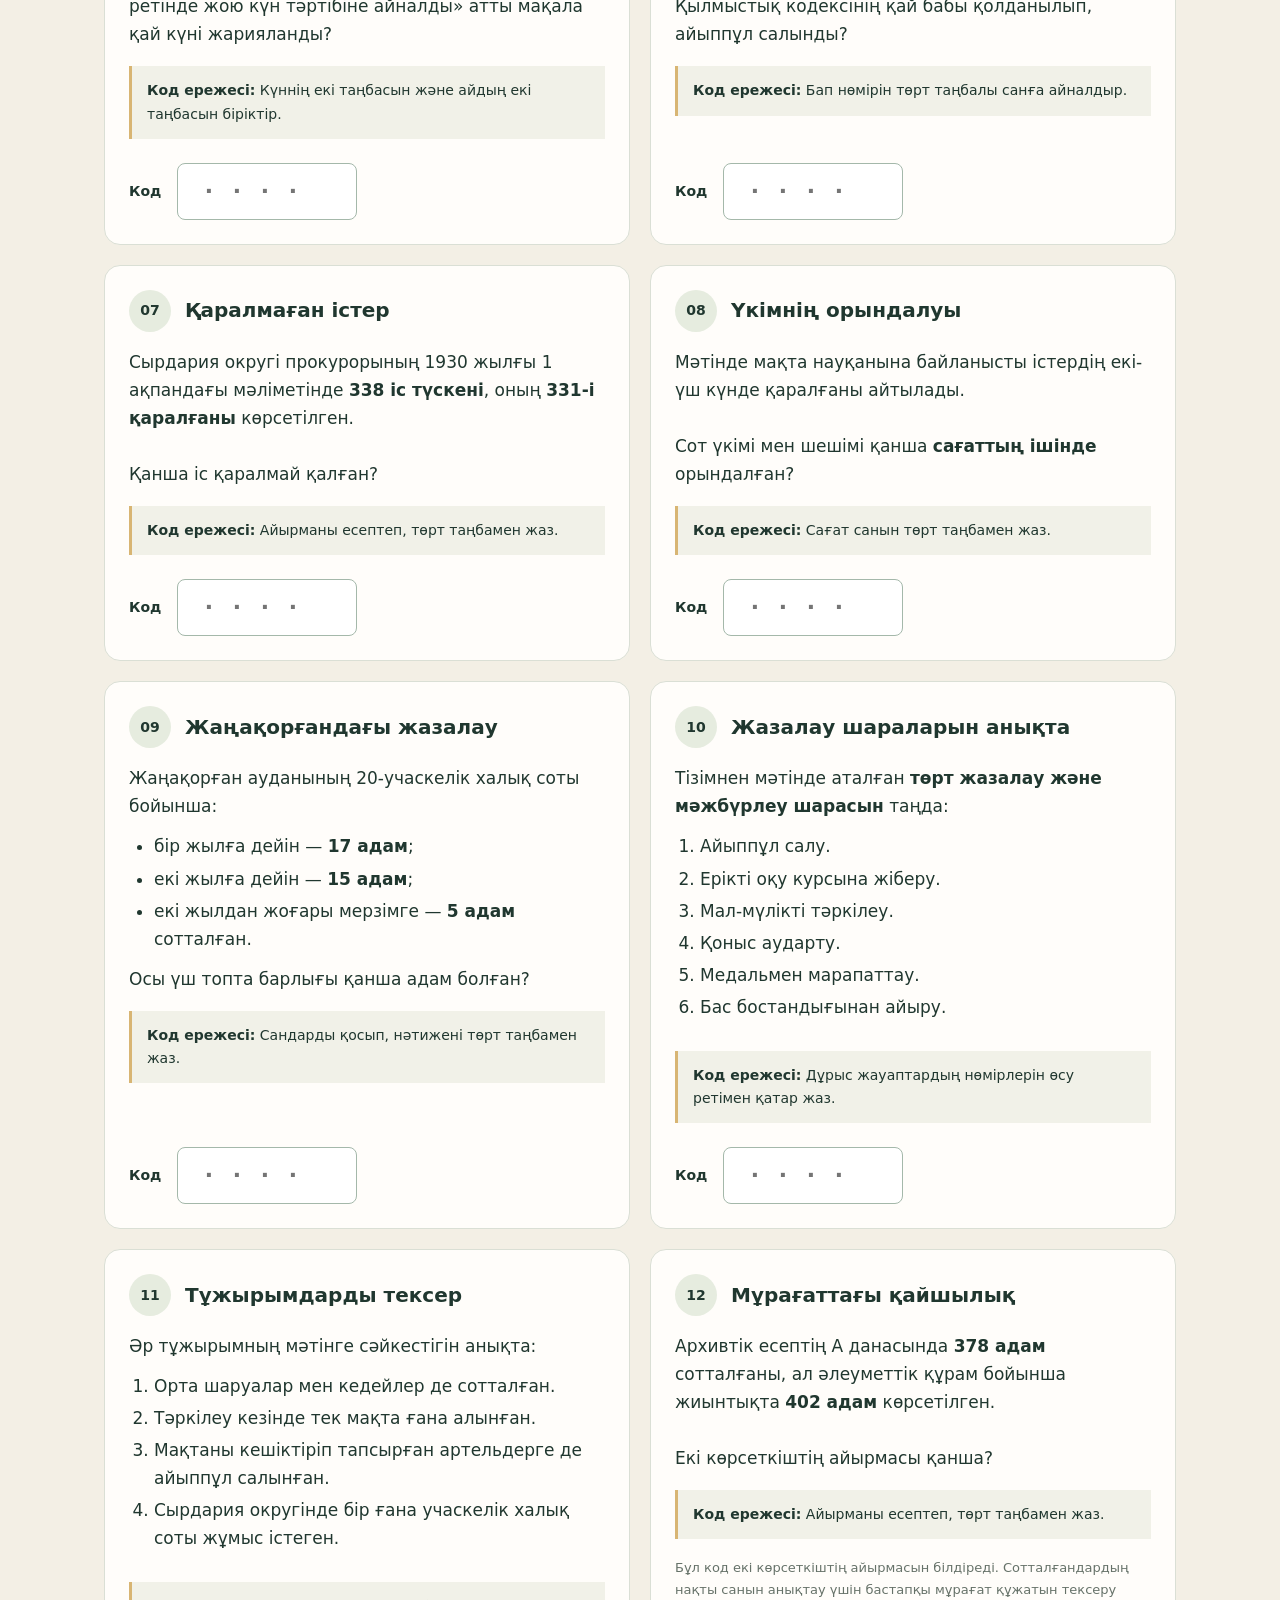
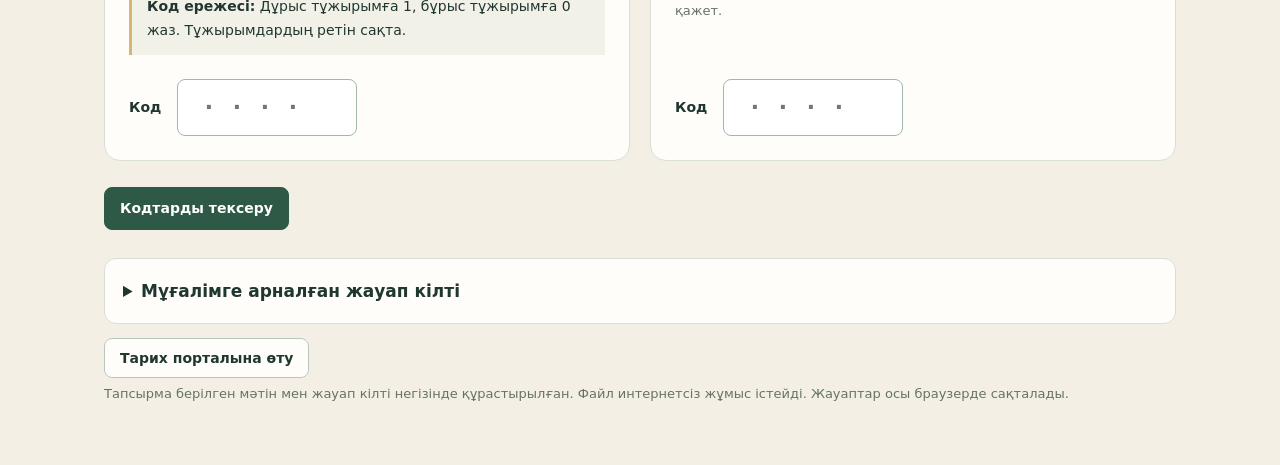
<file: cotton-code.html>
<!doctype html>
<html lang="kk"><head><meta charset="utf-8"><meta name="viewport" content="width=device-width,initial-scale=1"><title>Кодты тап — Мақта дайындау науқаны және қуғын-сүргін</title>
<style>
:root{--ink:#20372f;--paper:#f3efe5;--green:#2e5946;--muted:#667269;--line:#dadfd5;--gold:#d8b573}*{box-sizing:border-box}body{margin:0;background:var(--paper);color:var(--ink);font:17px/1.65 system-ui,-apple-system,"Segoe UI",Arial,sans-serif}header{background:var(--ink);color:white;padding:38px 24px 42px}main,.hero{max-width:1120px;margin:auto}.eyebrow{text-transform:uppercase;letter-spacing:.16em;font-size:12px;color:var(--gold);font-weight:700}h1{font-size:clamp(34px,6vw,64px);line-height:1.1;margin:14px 0}header p{margin:0;max-width:700px;color:#e3e7dd;font-size:20px}.pills{display:flex;gap:12px;flex-wrap:wrap;margin-top:24px}.pills span{border:1px solid #617267;padding:5px 14px;border-radius:30px;font-size:14px}main{padding:28px 24px 48px}.intro{background:#fffdfa;border:1px solid var(--line);border-radius:16px;padding:22px;margin-bottom:24px}.intro p{margin:0 0 16px}.identity{display:flex;gap:18px;flex-wrap:wrap}.identity label{font-size:14px;flex:1;min-width:180px}.identity input{display:block;width:100%;margin-top:6px;border:1px solid #b9c6bc;border-radius:8px;padding:11px;font:inherit;background:white}.toolbar{display:flex;gap:10px;flex-wrap:wrap;align-items:center;margin-bottom:20px}button, .portal{font:600 14px/1.4 system-ui;cursor:pointer;padding:11px 15px;border:1px solid #b9c6bc;background:#fffdfa;color:var(--ink);border-radius:8px;text-decoration:none}button:hover,.portal:hover{background:#e6ecdf}button.primary{background:var(--green);color:white;border-color:var(--green)}button:disabled{opacity:.6;cursor:default}#progress{margin-left:auto;font-size:14px;color:var(--muted)}.grid{display:grid;grid-template-columns:repeat(2,minmax(0,1fr));gap:20px}.card{background:#fffdfa;border:1px solid var(--line);border-radius:16px;padding:24px;display:flex;flex-direction:column;scroll-margin-top:20px}.card-head{display:flex;gap:14px;align-items:center;margin-bottom:16px}.num{font-size:14px;font-weight:750;background:#e6ecdf;display:grid;place-items:center;min-width:42px;height:42px;border-radius:50%}h2{font-size:20px;line-height:1.35;margin:0}.prompt ul,.prompt ol{padding-left:25px;margin:12px 0}.prompt li{margin-bottom:4px}.rule{padding:13px 15px;background:#f1f1e8;border-left:3px solid var(--gold);font-size:14px;line-height:1.65;margin:18px 0}.note{color:var(--muted);font-size:13px;margin:0 0 18px}.answer{display:flex;align-items:center;gap:16px;margin-top:auto;padding-top:6px}.answer label{font-size:14px;font-weight:700}.code{width:180px;max-width:80%;padding:8px 10px 8px 22px;border:1px solid #a4b8aa;border-radius:8px;background:#fff;font:700 28px/1.4 ui-monospace,Consolas,monospace;letter-spacing:.4em;color:var(--ink)}input:focus-visible,button:focus-visible,summary:focus-visible,a:focus-visible{outline:3px solid #c39b48;outline-offset:3px}.code[readonly]{background:#f3f4ee}.code[aria-invalid="true"]{border:2px solid #ad4333}.card.correct{border-color:#6d9b7a}.card.incorrect{border-color:#c67964}.feedback{font-size:14px;line-height:1.6;margin-bottom:0}.correct .feedback{color:#25643c}.incorrect .feedback{color:#9c3927}.print-box{display:none}.bottom{margin-top:26px}#result{padding:22px;border-radius:12px;background:#e5ecde;border:1px solid #b7cbb5;margin-bottom:18px}#result h2{font-size:26px;margin-bottom:8px}#result p{margin:0}#message{color:#9c3927;font-weight:600;font-size:15px}details{margin-top:28px;background:#fffdfa;border:1px solid var(--line);border-radius:12px;padding:18px}summary{font-weight:700;cursor:pointer}table{width:100%;border-collapse:collapse;margin-top:16px;font-size:15px}td,th{text-align:left;padding:10px;border-bottom:1px solid var(--line);vertical-align:top}.keycode{font:700 18px ui-monospace,Consolas,monospace;letter-spacing:.08em}.table-wrap{overflow-x:auto}footer{font-size:13px;color:var(--muted);margin-top:24px}.status{min-height:20px;margin-top:10px;font-size:12px;color:var(--muted)}@media(max-width:680px){header{padding:30px 18px}header p{font-size:18px}main{padding:20px 16px}.grid{grid-template-columns:1fr}.card{padding:20px}#progress{width:100%;margin-left:0}.toolbar button,.portal{font-size:13px;padding:10px 12px}.intro{padding:18px}td,th{padding:8px 6px;font-size:13px}}@media print{@page{size:A4;margin:14mm}body{background:white;color:#000;font:11pt/1.5 Arial,sans-serif}header{background:white;color:black;padding:0 0 15px;border-bottom:2px solid #333}header p,.eyebrow{color:black}h1{font-size:28pt}.pills,.toolbar,.status,footer,details:not([open]),#message{display:none!important}main{padding:15px 0}.intro{border:0;padding:0}.identity input{border:0;border-bottom:1px solid #555;border-radius:0;padding:5px 0}.grid{display:block}.card{padding:15px 0;border:0;border-bottom:1px solid #bbb;border-radius:0;break-inside:avoid}.card-head{margin-bottom:10px}.num{background:white;border:1px solid #888;height:28px;min-width:28px}.rule{background:white;padding:6px 10px}.answer .code{display:none}.print-box{display:inline;font-size:20pt;letter-spacing:.2em}h2{font-size:14pt}details{border:0;padding:0;break-before:page}summary{list-style:none}#result{background:white;border:1px solid #888}#result h2{font-size:18pt}}
</style></head><body>
<a href="index.html#tasks" style="position:fixed;bottom:12px;left:12px;z-index:2147483647;padding:8px 14px;border:1px solid #e5b971;border-radius:8px;background:#102739;color:#fff;font:14px Arial,sans-serif;text-decoration:none;box-shadow:0 2px 10px #0003" aria-label="Тапсырмалар бөліміне қайту">← Тапсырмалар</a><header><div class="hero"><div class="eyebrow">Тарихи дерекпен жұмыс</div><h1>«КОДТЫ ТАП»</h1><p>Мақта дайындау науқаны және қуғын-сүргін</p><div class="pills"><span>12 тапсырма</span><span>4 таңбалы код</span><span>Ең жоғары ұпай: 12</span></div></div></header><main><section class="intro"><p><b>Ойын ережесі.</b> Мәтінді пайдаланып, 12 тапсырманың кодын тап. Әр код төрт таңбадан тұрады. Сан төрт таңбаға жетпесе, алдына нөл қос: мысалы, <b>15 → 0015</b>. Әр дұрыс кодқа 1 ұпай беріледі.</p><div class="identity"><label>Оқушының аты-жөні<input id="student" type="text" autocomplete="name" placeholder="Аты-жөніңіз"></label><label>Сынып<input id="classroom" type="text" placeholder="Сыныбыңыз"></label></div><div class="status" id="saveStatus" aria-live="polite"></div></section><div class="toolbar"><button id="print" type="button">Басып шығару / PDF</button><button id="export" type="button">Жауаптарды сақтау</button><button id="reset" type="button">Қайта бастау</button><span id="progress" aria-live="polite">Дайын код: 0 / 12</span></div><div class="grid"><article class="card" id="task1"><div class="card-head"><span class="num">01</span><h2>Сыртқы тәуелділік</h2></div><div class="prompt">Бірінші бесжылдық кезінде Кеңес Одағының тоқыма өнеркәсібі пайдаланған мақтаның шамамен қанша пайызы шетелден әкелінді?</div><p class="rule"><b>Код ережесі:</b> Пайыздық көрсеткішті төрт таңбалы санға айналдыр.</p><div class="answer"><label for="code1">Код</label><input id="code1" name="code1" class="code" type="text" inputmode="numeric" pattern="[0-9]{4}" maxlength="4" autocomplete="off" placeholder="····" aria-describedby="feedback1"><span class="print-box">□ □ □ □</span></div><p class="feedback" id="feedback1" hidden></p></article><article class="card" id="task2"><div class="card-head"><span class="num">02</span><h2>Шымкенттегі съезд</h2></div><div class="prompt">Шымкент қаласында мақташылардың республикалық ІІ съезі қай жылы өтті?</div><p class="rule"><b>Код ережесі:</b> Съезд өткен жылды жаз.</p><div class="answer"><label for="code2">Код</label><input id="code2" name="code2" class="code" type="text" inputmode="numeric" pattern="[0-9]{4}" maxlength="4" autocomplete="off" placeholder="····" aria-describedby="feedback2"><span class="print-box">□ □ □ □</span></div><p class="feedback" id="feedback2" hidden></p></article><article class="card" id="task3"><div class="card-head"><span class="num">03</span><h2>Көтеріңкі міндеттеме</h2></div><div class="prompt">Облыс бойынша жоспар <strong>58,7 мың тонна</strong> болды. Съезде <strong>73,0 мың тонна</strong> мақта тапсыру міндеттемесі қабылданды.<br><br>Міндеттеме бастапқы жоспардан қанша <strong>мың тоннаға</strong> артық болды?</div><p class="rule"><b>Код ережесі:</b> Айырманы есепте, ондық үтірді алып таста. Санды төрт таңбаға толықтыр.</p><div class="answer"><label for="code3">Код</label><input id="code3" name="code3" class="code" type="text" inputmode="numeric" pattern="[0-9]{4}" maxlength="4" autocomplete="off" placeholder="····" aria-describedby="feedback3"><span class="print-box">□ □ □ □</span></div><p class="feedback" id="feedback3" hidden></p></article><article class="card" id="task4"><div class="card-head"><span class="num">04</span><h2>Қаулының күні</h2></div><div class="prompt">1930 жылы «Ұжымдастыру қарқыны және мемлекеттің колхоз құрылысына көмек көрсету шаралары туралы» қаулы қай күні қабылданды?</div><p class="rule"><b>Код ережесі:</b> Алдымен күнді, содан кейін айды екі таңбамен жаз. Мысалы, 9 наурыз → 0903.</p><div class="answer"><label for="code4">Код</label><input id="code4" name="code4" class="code" type="text" inputmode="numeric" pattern="[0-9]{4}" maxlength="4" autocomplete="off" placeholder="····" aria-describedby="feedback4"><span class="print-box">□ □ □ □</span></div><p class="feedback" id="feedback4" hidden></p></article><article class="card" id="task5"><div class="card-head"><span class="num">05</span><h2>Газеттегі белгі</h2></div><div class="prompt">1930 жылы «Правда» газетінде «Кулактарды тап ретінде жою күн тәртібіне айналды» атты мақала қай күні жарияланды?</div><p class="rule"><b>Код ережесі:</b> Күннің екі таңбасын және айдың екі таңбасын біріктір.</p><div class="answer"><label for="code5">Код</label><input id="code5" name="code5" class="code" type="text" inputmode="numeric" pattern="[0-9]{4}" maxlength="4" autocomplete="off" placeholder="····" aria-describedby="feedback5"><span class="print-box">□ □ □ □</span></div><p class="feedback" id="feedback5" hidden></p></article><article class="card" id="task6"><div class="card-head"><span class="num">06</span><h2>Қолданылған бап</h2></div><div class="prompt">Келес ауданында <strong>39 қожалыққа</strong> РСФСР Қылмыстық кодексінің қай бабы қолданылып, айыппұл салынды?</div><p class="rule"><b>Код ережесі:</b> Бап нөмірін төрт таңбалы санға айналдыр.</p><div class="answer"><label for="code6">Код</label><input id="code6" name="code6" class="code" type="text" inputmode="numeric" pattern="[0-9]{4}" maxlength="4" autocomplete="off" placeholder="····" aria-describedby="feedback6"><span class="print-box">□ □ □ □</span></div><p class="feedback" id="feedback6" hidden></p></article><article class="card" id="task7"><div class="card-head"><span class="num">07</span><h2>Қаралмаған істер</h2></div><div class="prompt">Сырдария округі прокурорының 1930 жылғы 1 ақпандағы мәліметінде <strong>338 іс түскені</strong>, оның <strong>331-і қаралғаны</strong> көрсетілген.<br><br>Қанша іс қаралмай қалған?</div><p class="rule"><b>Код ережесі:</b> Айырманы есептеп, төрт таңбамен жаз.</p><div class="answer"><label for="code7">Код</label><input id="code7" name="code7" class="code" type="text" inputmode="numeric" pattern="[0-9]{4}" maxlength="4" autocomplete="off" placeholder="····" aria-describedby="feedback7"><span class="print-box">□ □ □ □</span></div><p class="feedback" id="feedback7" hidden></p></article><article class="card" id="task8"><div class="card-head"><span class="num">08</span><h2>Үкімнің орындалуы</h2></div><div class="prompt">Мәтінде мақта науқанына байланысты істердің екі-үш күнде қаралғаны айтылады.<br><br>Сот үкімі мен шешімі қанша <strong>сағаттың ішінде</strong> орындалған?</div><p class="rule"><b>Код ережесі:</b> Сағат санын төрт таңбамен жаз.</p><div class="answer"><label for="code8">Код</label><input id="code8" name="code8" class="code" type="text" inputmode="numeric" pattern="[0-9]{4}" maxlength="4" autocomplete="off" placeholder="····" aria-describedby="feedback8"><span class="print-box">□ □ □ □</span></div><p class="feedback" id="feedback8" hidden></p></article><article class="card" id="task9"><div class="card-head"><span class="num">09</span><h2>Жаңақорғандағы жазалау</h2></div><div class="prompt">Жаңақорған ауданының 20-учаскелік халық соты бойынша:<ul><li>бір жылға дейін — <strong>17 адам</strong>;</li><li>екі жылға дейін — <strong>15 адам</strong>;</li><li>екі жылдан жоғары мерзімге — <strong>5 адам</strong> сотталған.</li></ul>Осы үш топта барлығы қанша адам болған?</div><p class="rule"><b>Код ережесі:</b> Сандарды қосып, нәтижені төрт таңбамен жаз.</p><div class="answer"><label for="code9">Код</label><input id="code9" name="code9" class="code" type="text" inputmode="numeric" pattern="[0-9]{4}" maxlength="4" autocomplete="off" placeholder="····" aria-describedby="feedback9"><span class="print-box">□ □ □ □</span></div><p class="feedback" id="feedback9" hidden></p></article><article class="card" id="task10"><div class="card-head"><span class="num">10</span><h2>Жазалау шараларын анықта</h2></div><div class="prompt">Тізімнен мәтінде аталған <strong>төрт жазалау және мәжбүрлеу шарасын</strong> таңда:<ol><li>Айыппұл салу.</li><li>Ерікті оқу курсына жіберу.</li><li>Мал-мүлікті тәркілеу.</li><li>Қоныс аударту.</li><li>Медальмен марапаттау.</li><li>Бас бостандығынан айыру.</li></ol></div><p class="rule"><b>Код ережесі:</b> Дұрыс жауаптардың нөмірлерін өсу ретімен қатар жаз.</p><div class="answer"><label for="code10">Код</label><input id="code10" name="code10" class="code" type="text" inputmode="numeric" pattern="[0-9]{4}" maxlength="4" autocomplete="off" placeholder="····" aria-describedby="feedback10"><span class="print-box">□ □ □ □</span></div><p class="feedback" id="feedback10" hidden></p></article><article class="card" id="task11"><div class="card-head"><span class="num">11</span><h2>Тұжырымдарды тексер</h2></div><div class="prompt">Әр тұжырымның мәтінге сәйкестігін анықта:<ol><li>Орта шаруалар мен кедейлер де сотталған.</li><li>Тәркілеу кезінде тек мақта ғана алынған.</li><li>Мақтаны кешіктіріп тапсырған артельдерге де айыппұл салынған.</li><li>Сырдария округінде бір ғана учаскелік халық соты жұмыс істеген.</li></ol></div><p class="rule"><b>Код ережесі:</b> Дұрыс тұжырымға 1, бұрыс тұжырымға 0 жаз. Тұжырымдардың ретін сақта.</p><div class="answer"><label for="code11">Код</label><input id="code11" name="code11" class="code" type="text" inputmode="numeric" pattern="[0-9]{4}" maxlength="4" autocomplete="off" placeholder="····" aria-describedby="feedback11"><span class="print-box">□ □ □ □</span></div><p class="feedback" id="feedback11" hidden></p></article><article class="card" id="task12"><div class="card-head"><span class="num">12</span><h2>Мұрағаттағы қайшылық</h2></div><div class="prompt">Архивтік есептің А данасында <strong>378 адам</strong> сотталғаны, ал әлеуметтік құрам бойынша жиынтықта <strong>402 адам</strong> көрсетілген.<br><br>Екі көрсеткіштің айырмасы қанша?</div><p class="rule"><b>Код ережесі:</b> Айырманы есептеп, төрт таңбамен жаз.</p><p class="note">Бұл код екі көрсеткіштің айырмасын білдіреді. Сотталғандардың нақты санын анықтау үшін бастапқы мұрағат құжатын тексеру қажет.</p><div class="answer"><label for="code12">Код</label><input id="code12" name="code12" class="code" type="text" inputmode="numeric" pattern="[0-9]{4}" maxlength="4" autocomplete="off" placeholder="····" aria-describedby="feedback12"><span class="print-box">□ □ □ □</span></div><p class="feedback" id="feedback12" hidden></p></article></div><section class="bottom"><div id="result" role="status" hidden></div><p id="message" role="alert"></p><button class="primary" id="check" type="button">Кодтарды тексеру</button></section><details id="teacher"><summary>Мұғалімге арналған жауап кілті</summary><div class="table-wrap"><table><thead><tr><th>№</th><th>Код</th><th>Жауаптың негізі</th></tr></thead><tbody><tr><td>1</td><td><b class="keycode">0050</b></td><td>Шамамен 50%.</td></tr><tr><td>2</td><td><b class="keycode">1935</b></td><td>Съезд 1935 жылы өтті.</td></tr><tr><td>3</td><td><b class="keycode">0143</b></td><td>73,0 − 58,7 = 14,3 мың тонна; үтірсіз — 143.</td></tr><tr><td>4</td><td><b class="keycode">0501</b></td><td>5 қаңтар.</td></tr><tr><td>5</td><td><b class="keycode">1101</b></td><td>11 қаңтар.</td></tr><tr><td>6</td><td><b class="keycode">0061</b></td><td>Қылмыстық кодекстің 61-бабы.</td></tr><tr><td>7</td><td><b class="keycode">0007</b></td><td>338 − 331 = 7 іс.</td></tr><tr><td>8</td><td><b class="keycode">0024</b></td><td>24 сағат.</td></tr><tr><td>9</td><td><b class="keycode">0037</b></td><td>17 + 15 + 5 = 37 адам.</td></tr><tr><td>10</td><td><b class="keycode">1346</b></td><td>Айыппұл, тәркілеу, қоныс аударту, бас бостандығынан айыру.</td></tr><tr><td>11</td><td><b class="keycode">1010</b></td><td>Дұрыс, бұрыс, дұрыс, бұрыс.</td></tr><tr><td>12</td><td><b class="keycode">0024</b></td><td>402 − 378 = 24.</td></tr></tbody></table></div></details><footer><a class="portal" href="https://jazirakur-netizen.github.io/tulkibas-history/#tour">Тарих порталына өту</a><p>Тапсырма берілген мәтін мен жауап кілті негізінде құрастырылған. Файл интернетсіз жұмыс істейді. Жауаптар осы браузерде сақталады.</p></footer></main>
<script>
'use strict';
const tasks=[["Сыртқы тәуелділік", "Бірінші бесжылдық кезінде Кеңес Одағының тоқыма өнеркәсібі пайдаланған мақтаның шамамен қанша пайызы шетелден әкелінді?", "Пайыздық көрсеткішті төрт таңбалы санға айналдыр.", "0050", "Шамамен 50%."], ["Шымкенттегі съезд", "Шымкент қаласында мақташылардың республикалық ІІ съезі қай жылы өтті?", "Съезд өткен жылды жаз.", "1935", "Съезд 1935 жылы өтті."], ["Көтеріңкі міндеттеме", "Облыс бойынша жоспар <strong>58,7 мың тонна</strong> болды. Съезде <strong>73,0 мың тонна</strong> мақта тапсыру міндеттемесі қабылданды.<br><br>Міндеттеме бастапқы жоспардан қанша <strong>мың тоннаға</strong> артық болды?", "Айырманы есепте, ондық үтірді алып таста. Санды төрт таңбаға толықтыр.", "0143", "73,0 − 58,7 = 14,3 мың тонна; үтірсіз — 143."], ["Қаулының күні", "1930 жылы «Ұжымдастыру қарқыны және мемлекеттің колхоз құрылысына көмек көрсету шаралары туралы» қаулы қай күні қабылданды?", "Алдымен күнді, содан кейін айды екі таңбамен жаз. Мысалы, 9 наурыз → 0903.", "0501", "5 қаңтар."], ["Газеттегі белгі", "1930 жылы «Правда» газетінде «Кулактарды тап ретінде жою күн тәртібіне айналды» атты мақала қай күні жарияланды?", "Күннің екі таңбасын және айдың екі таңбасын біріктір.", "1101", "11 қаңтар."], ["Қолданылған бап", "Келес ауданында <strong>39 қожалыққа</strong> РСФСР Қылмыстық кодексінің қай бабы қолданылып, айыппұл салынды?", "Бап нөмірін төрт таңбалы санға айналдыр.", "0061", "Қылмыстық кодекстің 61-бабы."], ["Қаралмаған істер", "Сырдария округі прокурорының 1930 жылғы 1 ақпандағы мәліметінде <strong>338 іс түскені</strong>, оның <strong>331-і қаралғаны</strong> көрсетілген.<br><br>Қанша іс қаралмай қалған?", "Айырманы есептеп, төрт таңбамен жаз.", "0007", "338 − 331 = 7 іс."], ["Үкімнің орындалуы", "Мәтінде мақта науқанына байланысты істердің екі-үш күнде қаралғаны айтылады.<br><br>Сот үкімі мен шешімі қанша <strong>сағаттың ішінде</strong> орындалған?", "Сағат санын төрт таңбамен жаз.", "0024", "24 сағат."], ["Жаңақорғандағы жазалау", "Жаңақорған ауданының 20-учаскелік халық соты бойынша:<ul><li>бір жылға дейін — <strong>17 адам</strong>;</li><li>екі жылға дейін — <strong>15 адам</strong>;</li><li>екі жылдан жоғары мерзімге — <strong>5 адам</strong> сотталған.</li></ul>Осы үш топта барлығы қанша адам болған?", "Сандарды қосып, нәтижені төрт таңбамен жаз.", "0037", "17 + 15 + 5 = 37 адам."], ["Жазалау шараларын анықта", "Тізімнен мәтінде аталған <strong>төрт жазалау және мәжбүрлеу шарасын</strong> таңда:<ol><li>Айыппұл салу.</li><li>Ерікті оқу курсына жіберу.</li><li>Мал-мүлікті тәркілеу.</li><li>Қоныс аударту.</li><li>Медальмен марапаттау.</li><li>Бас бостандығынан айыру.</li></ol>", "Дұрыс жауаптардың нөмірлерін өсу ретімен қатар жаз.", "1346", "Айыппұл, тәркілеу, қоныс аударту, бас бостандығынан айыру."], ["Тұжырымдарды тексер", "Әр тұжырымның мәтінге сәйкестігін анықта:<ol><li>Орта шаруалар мен кедейлер де сотталған.</li><li>Тәркілеу кезінде тек мақта ғана алынған.</li><li>Мақтаны кешіктіріп тапсырған артельдерге де айыппұл салынған.</li><li>Сырдария округінде бір ғана учаскелік халық соты жұмыс істеген.</li></ol>", "Дұрыс тұжырымға 1, бұрыс тұжырымға 0 жаз. Тұжырымдардың ретін сақта.", "1010", "Дұрыс, бұрыс, дұрыс, бұрыс."], ["Мұрағаттағы қайшылық", "Архивтік есептің А данасында <strong>378 адам</strong> сотталғаны, ал әлеуметтік құрам бойынша жиынтықта <strong>402 адам</strong> көрсетілген.<br><br>Екі көрсеткіштің айырмасы қанша?", "Айырманы есептеп, төрт таңбамен жаз.", "0024", "402 − 378 = 24."]],inputs=[...document.querySelectorAll('.code')],storageKey='kodty-tap-maqta-v1';
const byId=id=>document.getElementById(id);let graded=false;
function progress(){byId('progress').textContent='Дайын код: '+inputs.filter(x=>/^\d{4}$/.test(x.value)).length+' / 12';}
function save(){try{localStorage.setItem(storageKey,JSON.stringify({answers:inputs.map(x=>x.value),student:byId('student').value,classroom:byId('classroom').value,graded}));byId('saveStatus').textContent='Жауаптар осы браузерде сақталды.';}catch(e){byId('saveStatus').textContent='Автоматты сақтау қолжетімсіз. «Жауаптарды сақтау» батырмасын пайдаланыңыз.';}}
function grade(){let score=0;inputs.forEach((input,i)=>{const correct=input.value===tasks[i][3];score+=Number(correct);input.readOnly=true;input.removeAttribute('aria-invalid');const card=input.closest('.card');card.classList.toggle('correct',correct);card.classList.toggle('incorrect',!correct);const feedback=byId('feedback'+(i+1));feedback.hidden=false;feedback.textContent=(correct?'Дұрыс. ':'Қате. Дұрыс код: '+tasks[i][3]+'. ')+tasks[i][4];});graded=true;byId('check').disabled=true;byId('result').hidden=false;byId('result').innerHTML='<h2>Нәтиже: '+score+' / 12 ұпай</h2><p>Әр дұрыс код — 1 ұпай. Жауаптардың түсіндірмесі карточкаларда көрсетілген.</p>';byId('message').textContent='';save();return score;}
inputs.forEach(input=>input.addEventListener('input',()=>{input.value=input.value.replace(/[^0-9]/g,'').slice(0,4);input.removeAttribute('aria-invalid');byId('message').textContent='';progress();save();}));
['student','classroom'].forEach(id=>byId(id).addEventListener('input',save));
byId('check').addEventListener('click',()=>{const missing=inputs.filter(x=>!/^\d{4}$/.test(x.value));if(missing.length){missing.forEach(x=>x.setAttribute('aria-invalid','true'));byId('message').textContent='Әр тапсырмаға төрт таңбалы код енгізіңіз. Толтырылмаған код саны: '+missing.length+'.';missing[0].focus();return;}grade();byId('result').scrollIntoView({behavior:'smooth',block:'center'});});
byId('reset').addEventListener('click',()=>{if(!confirm('Барлық кодтарды өшіріп, ойынды қайта бастайсыз ба?'))return;graded=false;inputs.forEach((input,i)=>{input.value='';input.readOnly=false;input.removeAttribute('aria-invalid');input.closest('.card').classList.remove('correct','incorrect');byId('feedback'+(i+1)).hidden=true;});byId('check').disabled=false;byId('result').hidden=true;byId('message').textContent='';progress();save();inputs[0].focus();});
byId('print').addEventListener('click',()=>window.print());
byId('export').addEventListener('click',()=>{const lines=['«КОДТЫ ТАП» ойыны','Мақта дайындау науқаны және қуғын-сүргін','Оқушы: '+byId('student').value,'Сынып: '+byId('classroom').value,''];inputs.forEach((input,i)=>{lines.push((i+1)+'. '+tasks[i][0]+': '+(input.value||'—'));if(graded)lines.push('Нәтиже: '+(input.value===tasks[i][3]?'дұрыс':'қате')+'; дұрыс код: '+tasks[i][3]+'. '+tasks[i][4]);});if(graded)lines.push('','Жалпы ұпай: '+inputs.filter((x,i)=>x.value===tasks[i][3]).length+' / 12');const url=URL.createObjectURL(new Blob(['\ufeff'+lines.join('\n')],{type:'text/plain;charset=utf-8'}));const a=document.createElement('a');a.href=url;a.download='Kodty_tap_zhauaptar.txt';a.click();setTimeout(()=>URL.revokeObjectURL(url),1000);});
try{const data=JSON.parse(localStorage.getItem(storageKey)||'null');if(data){inputs.forEach((input,i)=>input.value=String(data.answers?.[i]??'').replace(/[^0-9]/g,'').slice(0,4));byId('student').value=data.student||'';byId('classroom').value=data.classroom||'';if(data.graded&&inputs.every(x=>/^\d{4}$/.test(x.value)))grade();else byId('saveStatus').textContent='Алдыңғы жауаптар қалпына келтірілді.';}}catch(e){byId('saveStatus').textContent='Автоматты сақтау қолжетімсіз. Жауаптарды файлға сақтауға болады.';}
progress();
</script></body></html>
</file>
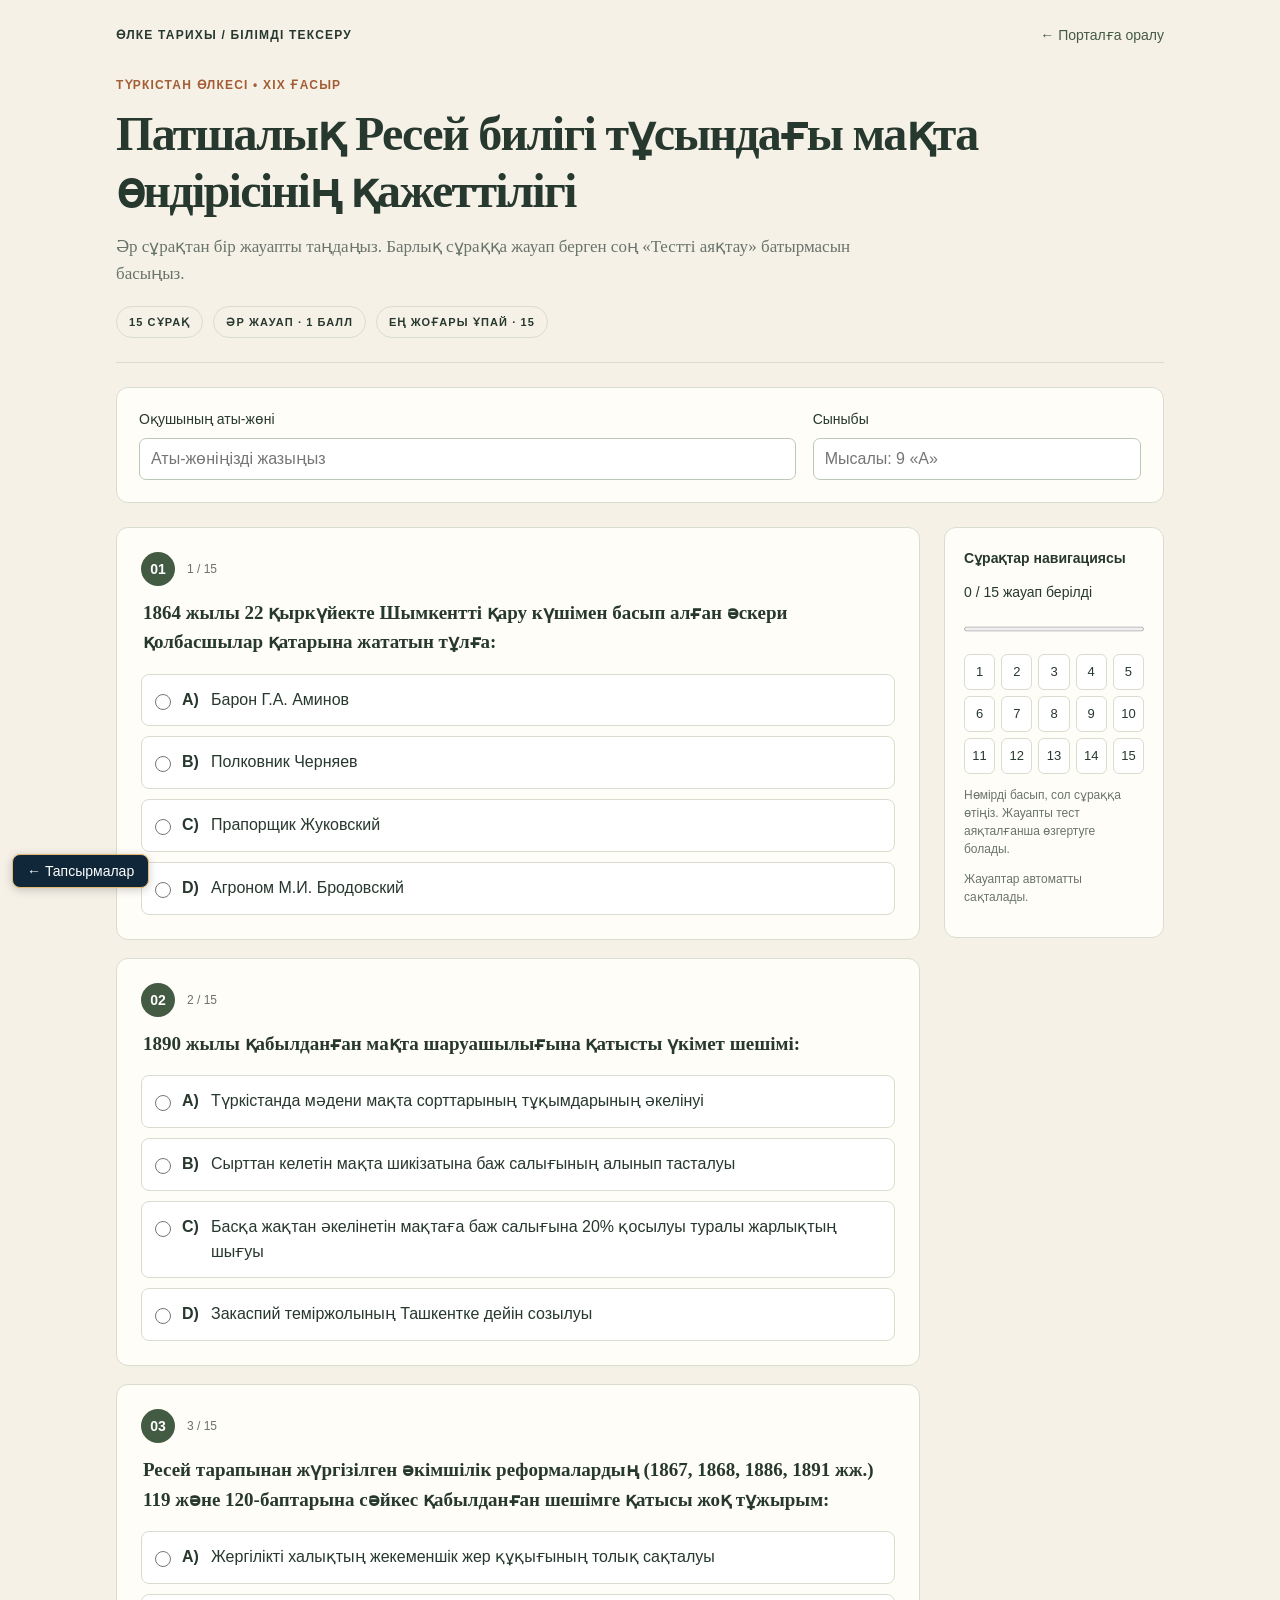
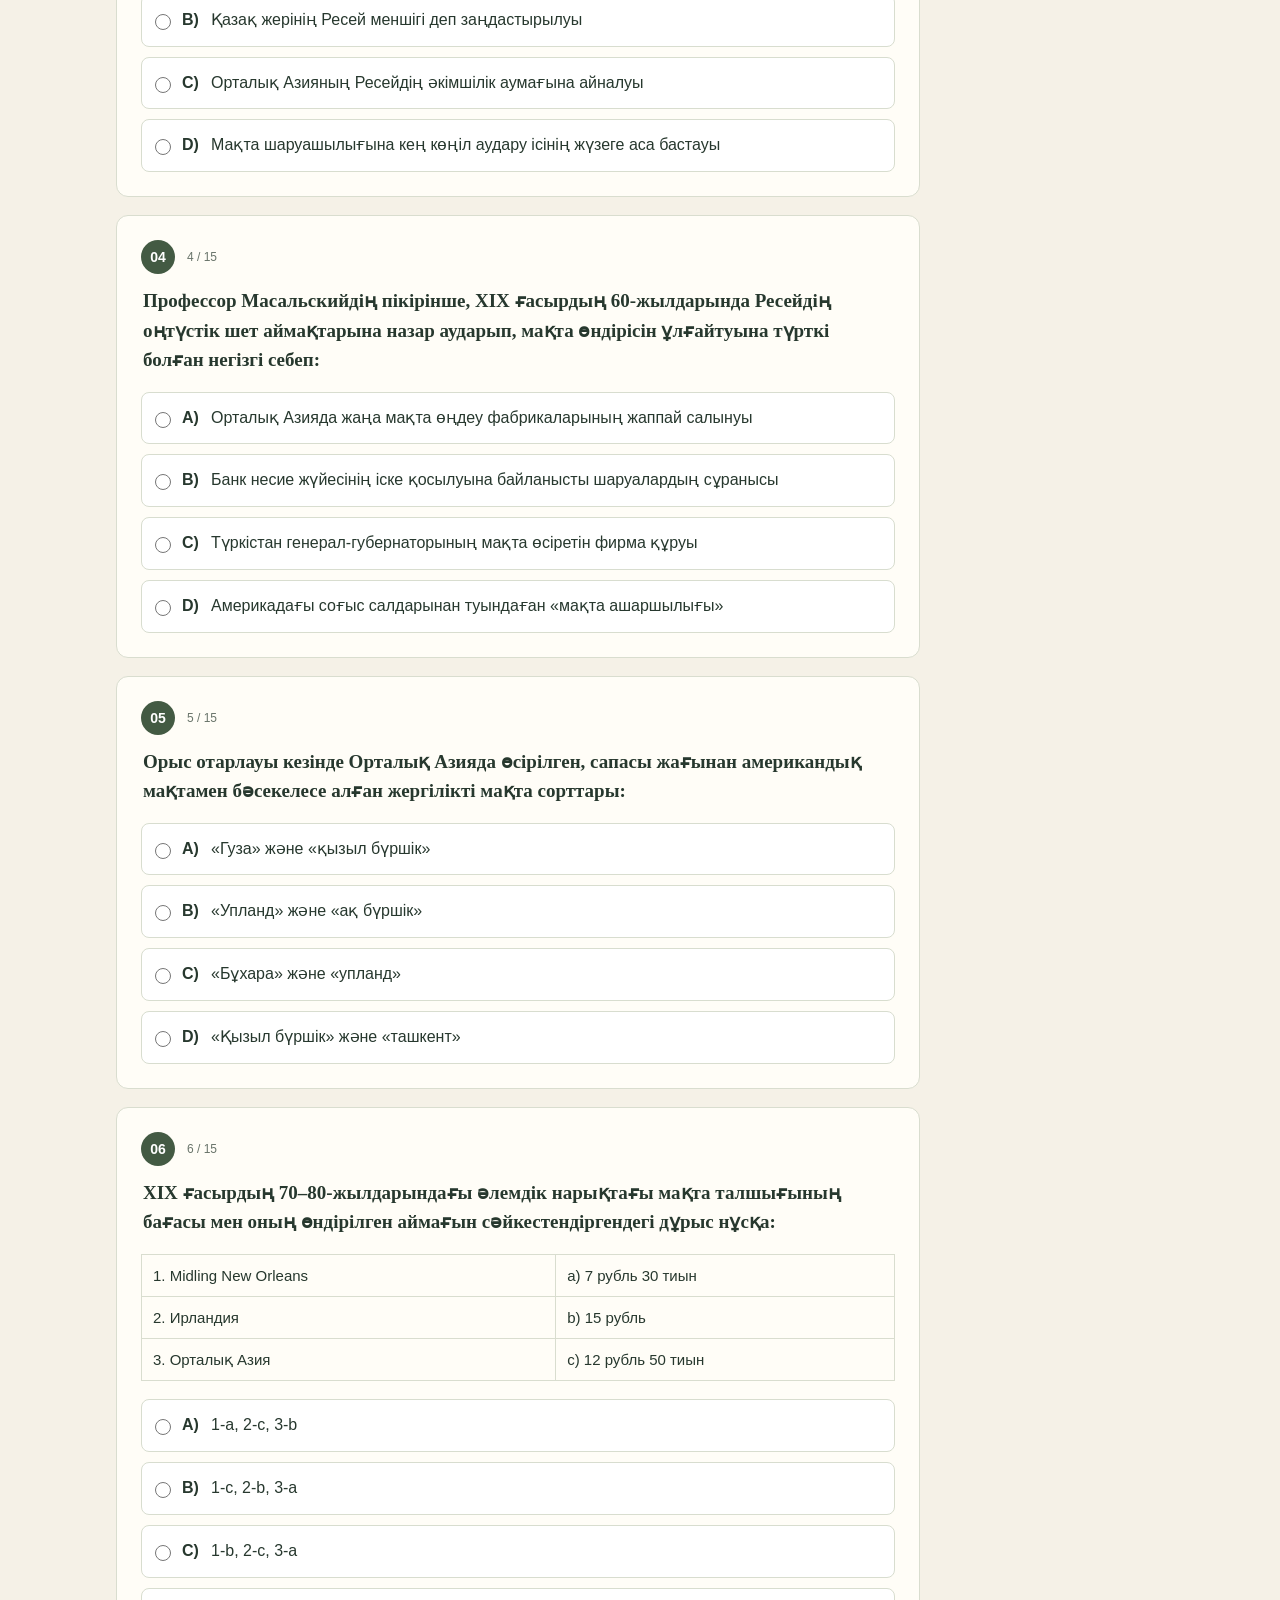
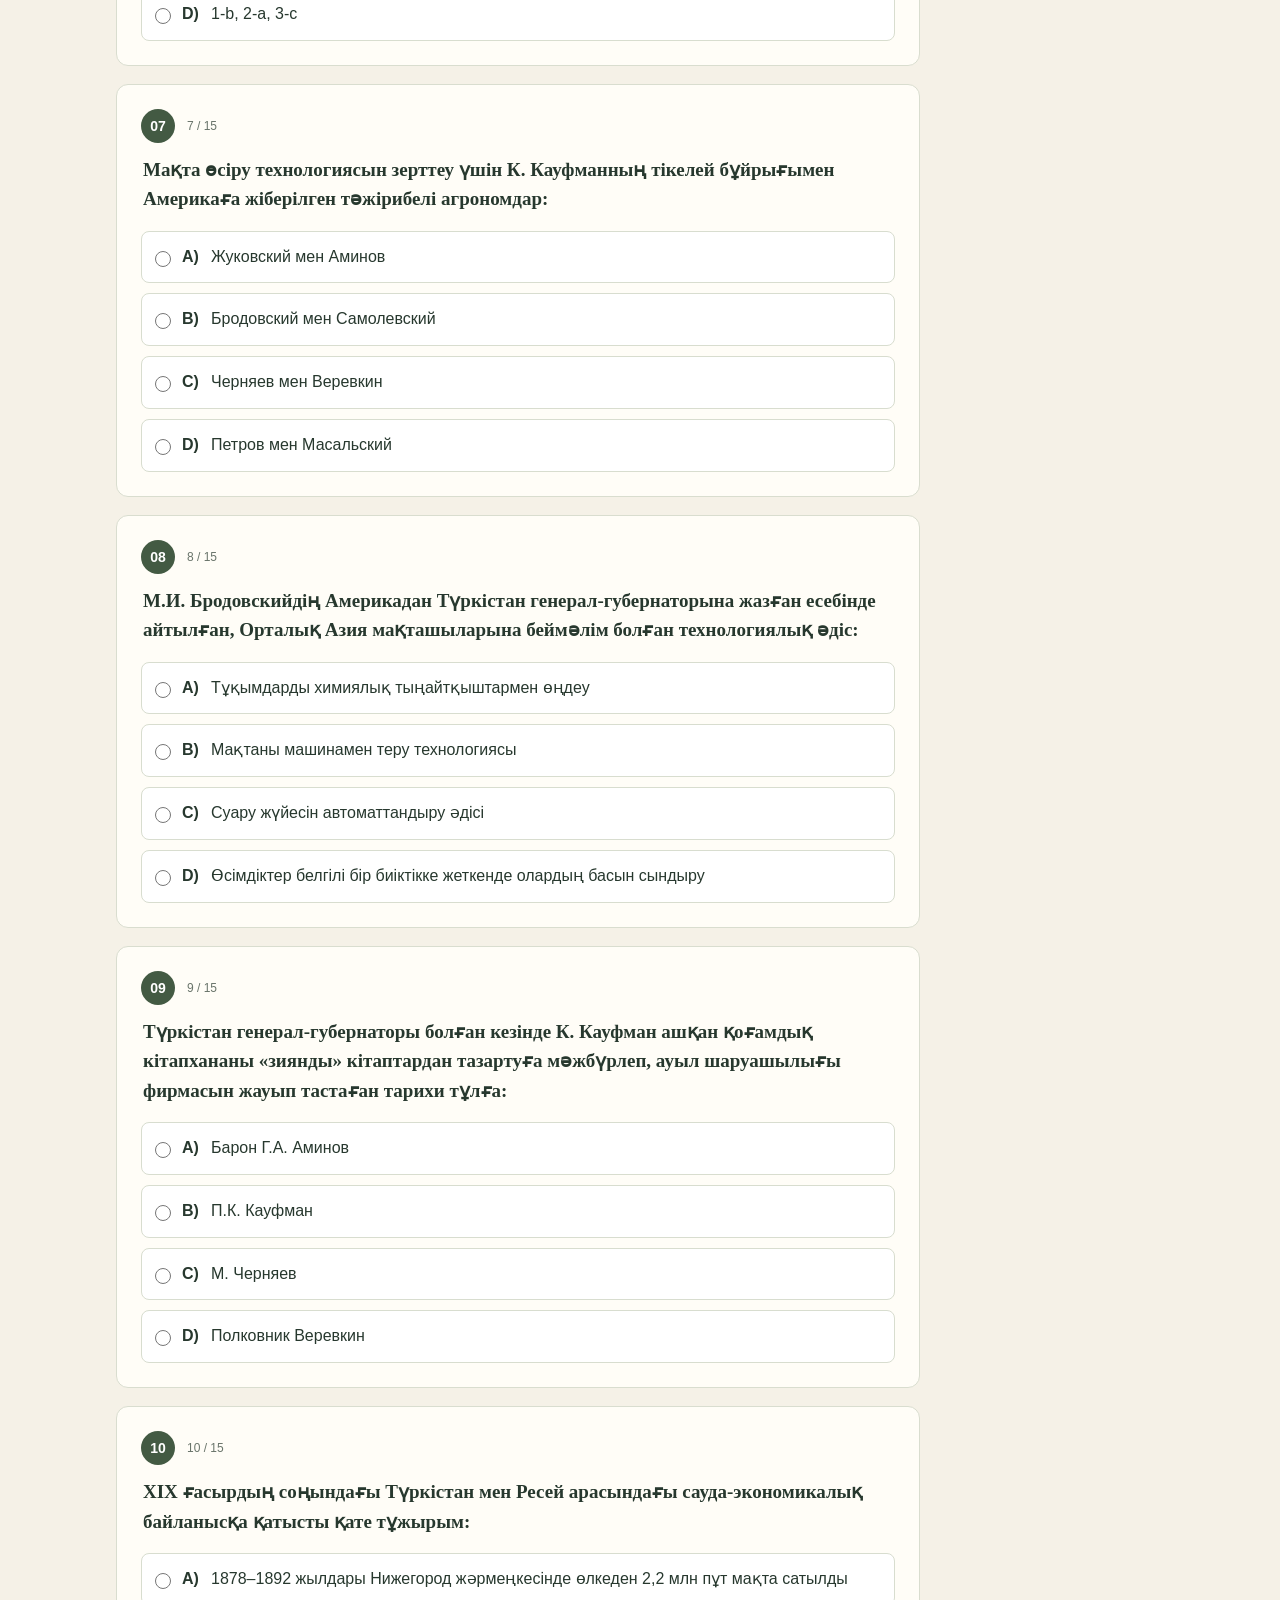
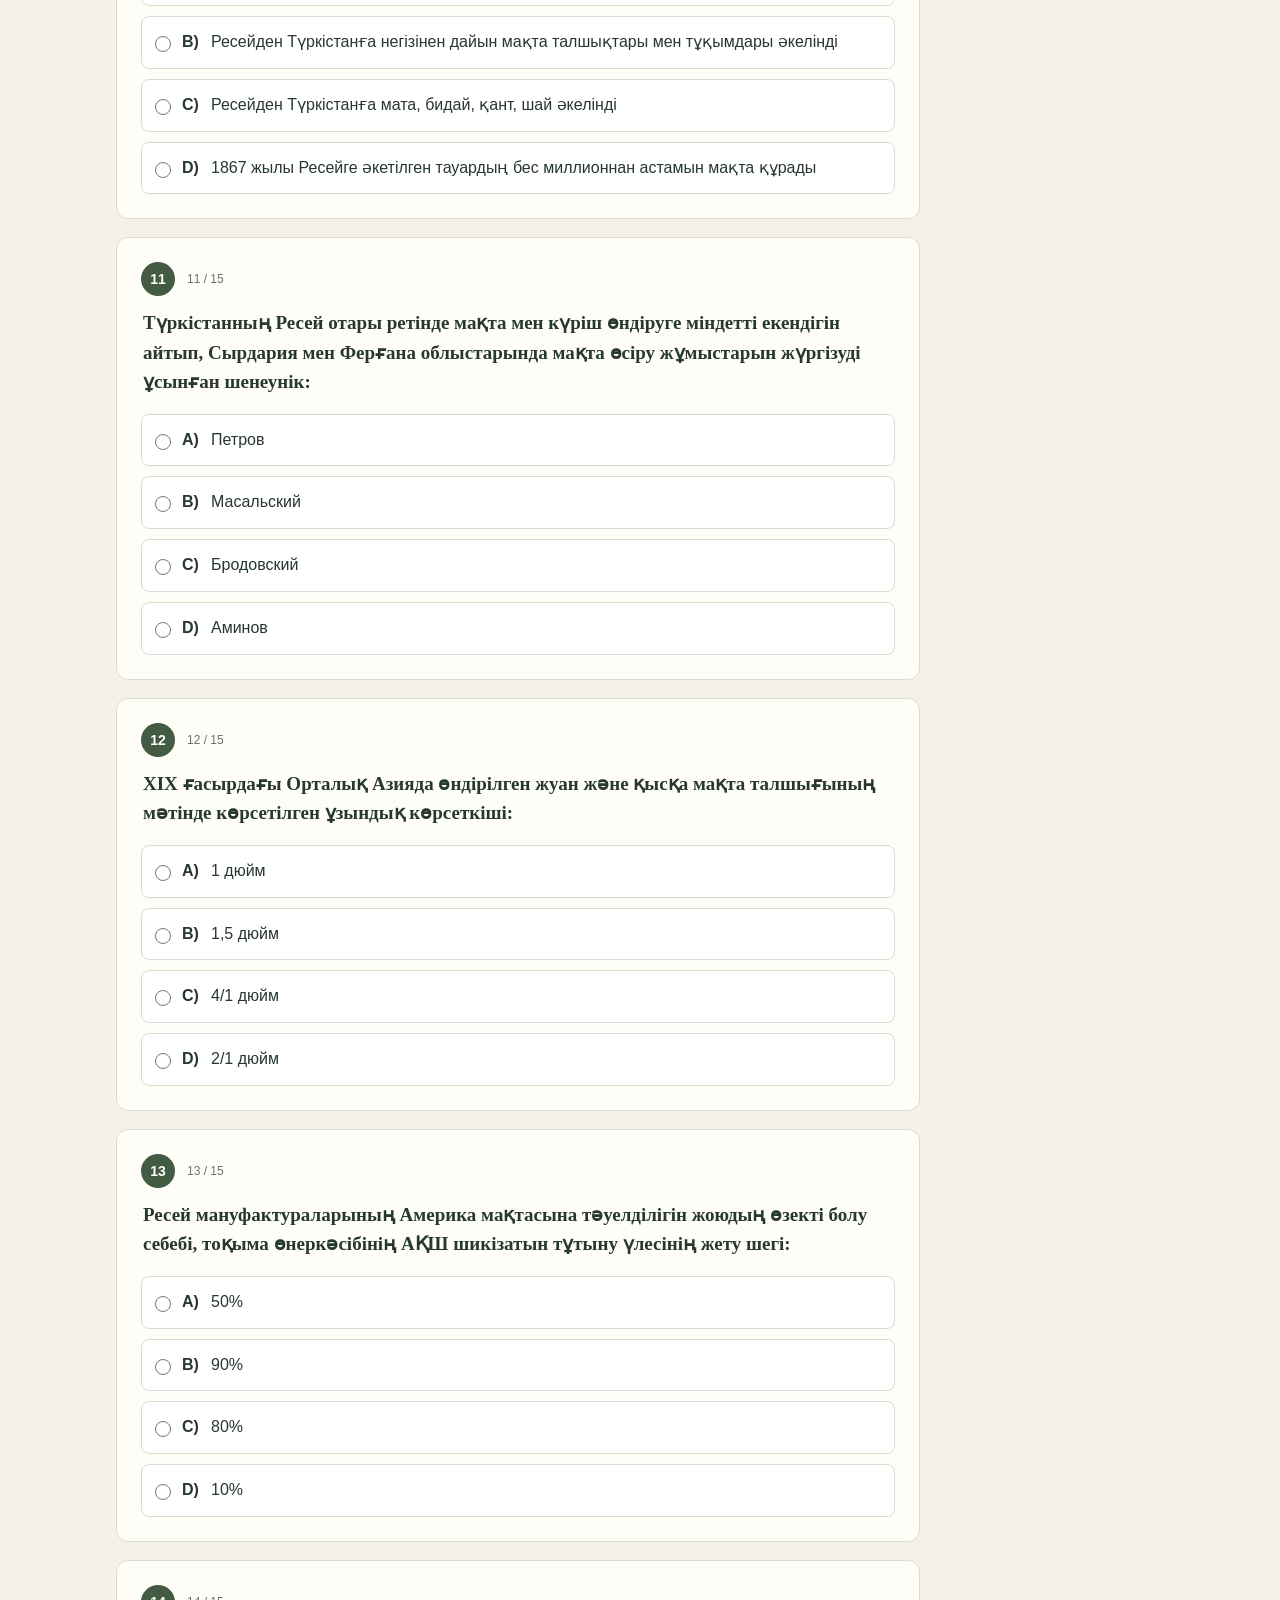
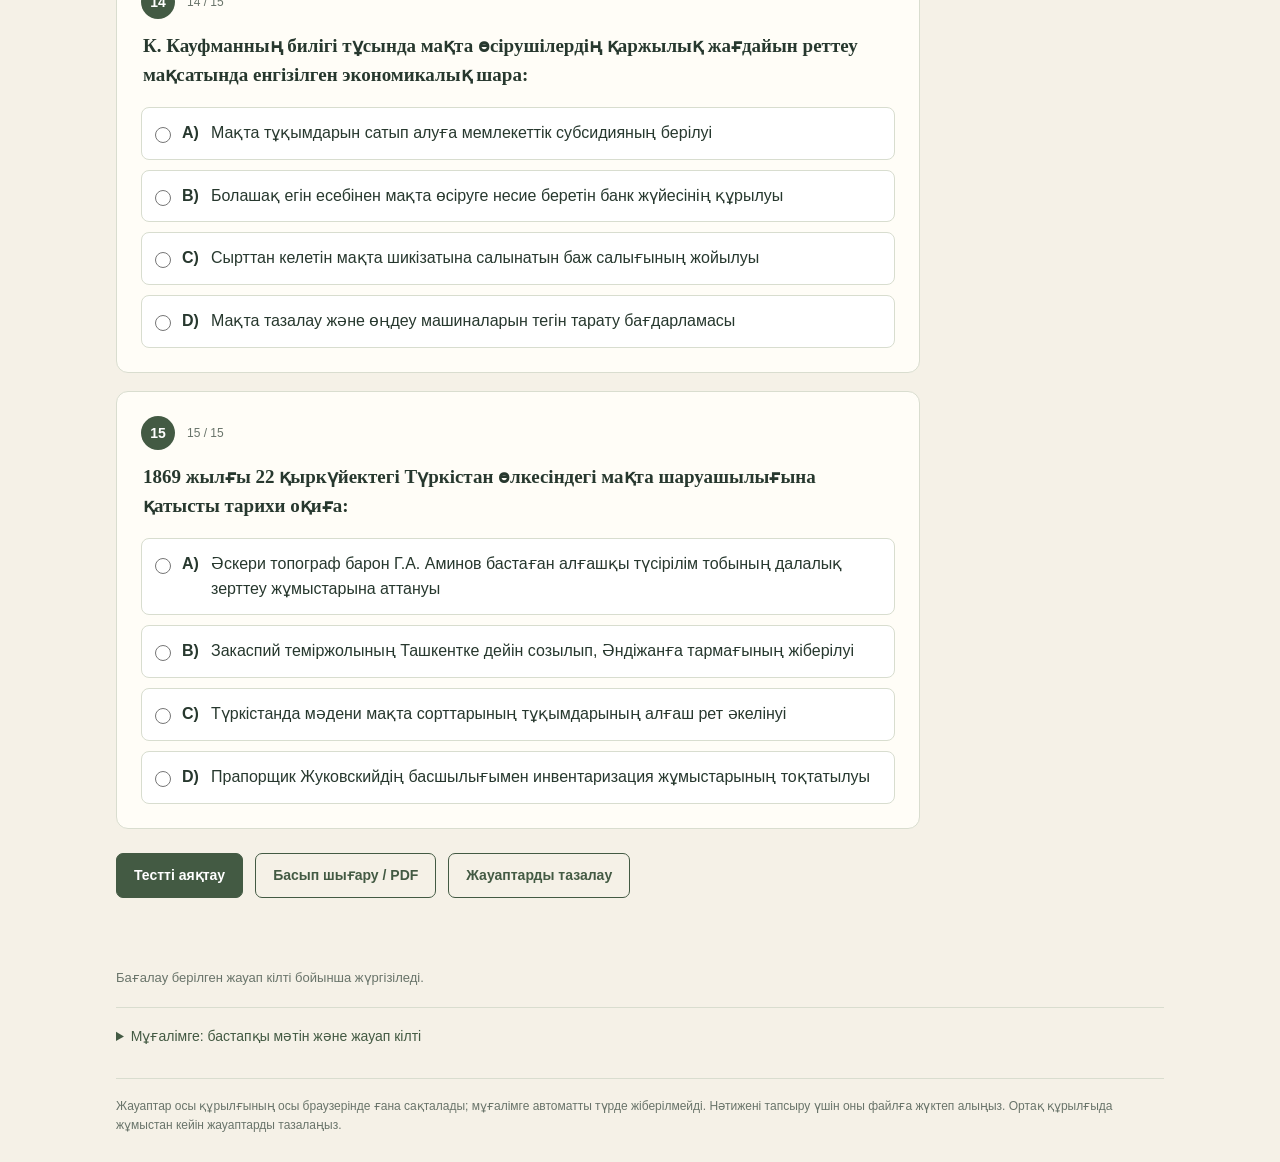
<file: cotton-test.html>
<!doctype html><html lang="kk"><head><meta charset="utf-8"><meta name="viewport" content="width=device-width,initial-scale=1"><title>Мақта өндірісінің қажеттілігі • 15 сұрақ</title><style>
:root{--bg:#f5f1e7;--card:#fffdf7;--ink:#27382e;--muted:#69746a;--line:#d9ddcf;--olive:#435a43;--rust:#a25d35;--success:#eaf2e4;--error:#f8e9e3}*{box-sizing:border-box}html{scroll-behavior:smooth}body{margin:0;background:var(--bg);color:var(--ink);font:17px/1.6 Georgia,'Times New Roman',serif}button,input{font:inherit}button{cursor:pointer}.wrap{max-width:1100px;margin:auto;padding:26px}header{padding:0 0 24px;border-bottom:1px solid var(--line)}.top{display:flex;justify-content:space-between;align-items:center;gap:14px;flex-wrap:wrap}.brand,.eyebrow,.chip{font:700 12px/1.5 Arial,sans-serif;letter-spacing:.1em;text-transform:uppercase}.back{color:var(--olive);font:14px Arial,sans-serif;text-decoration:none}.eyebrow{color:var(--rust);margin-top:32px}h1{font-size:clamp(29px,4.8vw,48px);line-height:1.18;margin:12px 0 14px;letter-spacing:-.035em;max-width:940px}.intro{color:var(--muted);max-width:790px;margin:0 0 18px}.chips{display:flex;gap:10px;flex-wrap:wrap}.chip{padding:7px 12px;border:1px solid var(--line);border-radius:25px;font-size:11px}.identity{display:grid;grid-template-columns:2fr 1fr;gap:17px;background:var(--card);border:1px solid var(--line);border-radius:12px;padding:22px;margin:24px 0}.identity label{font:14px/1.4 Arial,sans-serif}input[type=text]{display:block;width:100%;margin-top:8px;border:1px solid #bec8b7;padding:11px;border-radius:7px;background:white;font:16px Arial,sans-serif;color:var(--ink)}input:focus-visible,button:focus-visible,a:focus-visible,summary:focus-visible{outline:3px solid #adc198;outline-offset:3px}.layout{display:grid;grid-template-columns:minmax(0,1fr) 220px;gap:24px;align-items:start}.sidebar{position:sticky;top:18px;background:var(--card);border:1px solid var(--line);border-radius:12px;padding:19px;font-family:Arial,sans-serif}.sidebar h2{font-size:14px;margin:0 0 12px}.progress-label{font-size:14px;margin-bottom:8px}progress{width:100%;height:10px;accent-color:var(--olive)}.nav{display:grid;grid-template-columns:repeat(5,1fr);gap:6px;margin:15px 0 12px}.nav button{padding:8px 0;min-height:36px;border:1px solid var(--line);border-radius:6px;background:white;font:13px Arial,sans-serif;color:var(--ink)}.nav button.done{background:var(--olive);color:white;border-color:var(--olive)}.nav button.ok{background:var(--success);color:#2c6028;border-color:#79a375}.nav button.bad{background:var(--error);color:#9e472e;border-color:#be7b62}.side-note,.save-status{font:12px/1.5 Arial,sans-serif;color:var(--muted)}.question{padding:24px;margin-bottom:18px;border:1px solid var(--line);background:var(--card);border-radius:12px;scroll-margin-top:20px}.question:focus{outline:2px solid #adc198;outline-offset:2px}.question-head{display:flex;align-items:center;gap:12px;margin-bottom:12px}.number{width:34px;height:34px;display:flex;align-items:center;justify-content:center;border-radius:50%;background:var(--olive);color:white;font:700 14px Arial,sans-serif}.qtag{font:12px Arial,sans-serif;color:var(--muted)}fieldset{border:0;padding:0;margin:0;min-width:0}legend{width:100%;font-size:19px;line-height:1.55;font-weight:bold;margin-bottom:17px}.options{display:grid;gap:10px}.option{position:relative;display:flex;align-items:flex-start;gap:11px;background:white;padding:13px;border:1px solid #d8ddcf;border-radius:8px;font:16px/1.55 Arial,sans-serif;cursor:pointer}.option:hover{background:#f7f9f2}.option:has(input:checked){border-color:var(--olive);background:#edf2e6}.option input{flex-shrink:0;margin:6px 0 0;accent-color:var(--olive);width:16px;height:16px}.letter{font-weight:bold;flex-shrink:0;min-width:18px}.option.right{background:var(--success);border-color:#7fa074}.option.wrong{background:var(--error);border-color:#c58b74}.option:has(input:disabled){cursor:default}.badge{font-size:12px;font-weight:bold;display:block;margin-top:4px}.feedback{font:14px/1.5 Arial,sans-serif;margin:15px 0 0;padding:12px;border-radius:7px;background:#f1f3e9}.feedback.bad{background:var(--error)}.matching{width:100%;border-collapse:collapse;margin:0 0 18px;font:15px/1.55 Arial,sans-serif}.matching td{padding:9px 11px;border:1px solid var(--line)}.matching td:first-child{width:55%}.actions{display:flex;gap:12px;flex-wrap:wrap;margin:24px 0 12px}.btn{padding:12px 17px;border:1px solid var(--olive);border-radius:7px;background:var(--olive);color:white;font:600 14px/1.4 Arial,sans-serif}.btn.secondary{background:transparent;color:var(--olive)}.btn.rust{background:var(--rust);border-color:var(--rust)}.notice{font:14px/1.6 Arial,sans-serif;color:#9b492a;min-height:23px}.result{margin:24px 0;padding:28px;border:1px solid #aabb99;border-radius:12px;background:#ebf0e2;scroll-margin-top:15px}.result h2{font-size:24px;margin:0 0 14px}.result-grid{display:grid;grid-template-columns:repeat(3,1fr);gap:15px}.stat{padding:14px;background:#fffdf6;border:1px solid #d1ddc4;border-radius:8px}.stat strong{display:block;font:700 31px Arial,sans-serif}.stat span{font:13px Arial,sans-serif;color:var(--muted)}.result p{font:14px/1.6 Arial,sans-serif}.review-controls{display:flex;gap:10px;flex-wrap:wrap;margin-top:15px}.fine{font:13px/1.65 Arial,sans-serif;color:var(--muted);margin:18px 0}details{border-top:1px solid var(--line);padding:17px 0}summary{cursor:pointer;font:14px/1.6 Arial,sans-serif;color:var(--olive)}details p{font:13px/1.6 Arial,sans-serif;color:var(--muted)}footer{font:12px/1.6 Arial,sans-serif;border-top:1px solid var(--line);padding-top:18px;color:var(--muted);margin-top:14px}[hidden]{display:none!important}.print-identity{display:none}.nojs{padding:15px;border:1px solid var(--rust)}
@media(max-width:800px){.wrap{padding:18px}.layout{grid-template-columns:1fr}.sidebar{position:static;grid-row:1;padding:16px}.nav{grid-template-columns:repeat(15,1fr);gap:4px}.nav button{font-size:11px}.side-note{display:none}.identity{padding:18px}.question{padding:20px 17px}legend{font-size:18px}.option{font-size:15px}.matching{font-size:13px}.result{padding:19px}.stat strong{font-size:27px}}
@media(max-width:480px){.identity{grid-template-columns:1fr}.nav{grid-template-columns:repeat(8,1fr)}.result-grid{gap:8px}.stat{padding:12px 8px}.actions .btn{flex:1 1 140px}.option{padding:12px 10px}.matching td{padding:8px 7px}}
@media print{@page{size:A4;margin:15mm}body{background:white;color:#111;font-size:11pt}.wrap{padding:0;max-width:none}.back,.chips,.sidebar,.actions,.notice,.review-controls,.fine,details,footer,.nojs{display:none!important}.layout{display:block}header{padding-bottom:10px}.eyebrow{margin-top:12px}h1{font-size:24pt}.intro{font-size:10pt}.identity{display:none}.print-identity{display:block;font:11pt Arial,sans-serif;padding:12px 0}.question{background:white;border-color:#aaa;padding:14px;margin:14px 0;break-inside:avoid;display:block!important;scroll-margin-top:0}.number{background:white;color:black;border:1px solid #888}.option{font-size:10pt;padding:7px}.option input{width:13px;height:13px;margin-top:3px;appearance:none;border:1px solid #555;border-radius:50%;print-color-adjust:exact}.option input:checked{background:#333}.option.right,.option.wrong{border:2px solid #666;background:white}.badge{font-size:9pt}legend{font-size:12pt;margin-bottom:10px}.feedback{font-size:10pt;padding:8px}.result{background:white;margin:15px 0;padding:14px}.result h2{font-size:17pt}.stat strong{font-size:23pt}.stat{background:white}.matching{font-size:10pt}.matching td{padding:6px}}
</style></head><body>
<a href="index.html#tasks" style="position:fixed;bottom:12px;left:12px;z-index:2147483647;padding:8px 14px;border:1px solid #e5b971;border-radius:8px;background:#102739;color:#fff;font:14px Arial,sans-serif;text-decoration:none;box-shadow:0 2px 10px #0003" aria-label="Тапсырмалар бөліміне қайту">← Тапсырмалар</a><main class="wrap"><header><div class="top"><span class="brand">Өлке тарихы / Білімді тексеру</span><a class="back" href="https://jazirakur-netizen.github.io/tulkibas-history/">← Порталға оралу</a></div><div class="eyebrow">Түркістан өлкесі • XIX ғасыр</div><h1>Патшалық Ресей билігі тұсындағы мақта өндірісінің қажеттілігі</h1><p class="intro">Әр сұрақтан бір жауапты таңдаңыз. Барлық сұраққа жауап берген соң «Тестті аяқтау» батырмасын басыңыз.</p><div class="chips"><span class="chip">15 сұрақ</span><span class="chip">Әр жауап · 1 балл</span><span class="chip">Ең жоғары ұпай · 15</span></div></header><noscript><p class="nojs">Интерактивті тестті көрсету үшін браузерде JavaScript қосылуы керек.</p></noscript>
<section class="identity" aria-label="Оқушы мәліметтері"><label for="student">Оқушының аты-жөні<input type="text" id="student" maxlength="120" autocomplete="off" placeholder="Аты-жөніңізді жазыңыз"></label><label for="className">Сыныбы<input type="text" id="className" maxlength="30" autocomplete="off" placeholder="Мысалы: 9 «А»"></label></section><div class="print-identity" id="printIdentity"></div>
<section class="result" id="result" hidden aria-labelledby="resultTitle" tabindex="-1"><h2 id="resultTitle">Тест нәтижесі</h2><div class="result-grid"><div class="stat"><strong id="score"></strong><span>Жиналған ұпай</span></div><div class="stat"><strong id="percent"></strong><span>Нәтиже пайызы</span></div><div class="stat"><strong id="wrongCount"></strong><span>Қате жауап саны</span></div></div><p id="resultText"></p><div class="review-controls"><button class="btn secondary" id="filter" type="button" aria-pressed="false">Қате жауаптарды ғана көрсету</button><button class="btn" id="download" type="button">Нәтижені жүктеу (.txt)</button><button class="btn secondary" id="retry" type="button">Қайта тапсыру</button></div></section>
<div class="layout"><div><form id="quiz" aria-label="15 сұрақтан тұратын тест"></form><div class="actions"><button class="btn" type="button" id="finish">Тестті аяқтау</button><button class="btn secondary" type="button" id="print">Басып шығару / PDF</button><button class="btn secondary" type="button" id="clear">Жауаптарды тазалау</button></div><p class="notice" id="notice" role="status" aria-live="polite"></p></div><aside class="sidebar" aria-label="Тест бойынша өту"><h2>Сұрақтар навигациясы</h2><div class="progress-label" id="progressLabel">0 / 15 жауап берілді</div><progress id="progress" max="15" value="0" aria-label="Жауап берілген сұрақтар саны"></progress><div class="nav" id="nav"></div><p class="side-note">Нөмірді басып, сол сұраққа өтіңіз. Жауапты тест аяқталғанша өзгертуге болады.</p><p class="save-status" id="saveStatus" role="status" aria-live="polite"></p></aside></div>
<p class="fine">Бағалау берілген жауап кілті бойынша жүргізіледі.</p><details><summary>Мұғалімге: бастапқы мәтін және жауап кілті</summary><p>15 сұрақ пен белгіленген жауап кілті бастапқы нұсқа бойынша енгізілді. 4-сұрақтағы «өткен ғасырдың алпысыншы жылдары» тіркесі «XIX ғасырдың 60-жылдары» деп нақтыланды.</p><p>12-сұрақтағы «4/1 дюйм» және «2/1 дюйм» жазылымдары бастапқы деректегідей өзгеріссіз сақталды. Бағалау автор ұсынған жауап кілтіне сүйенеді.</p></details>
<footer>Жауаптар осы құрылғының осы браузерінде ғана сақталады; мұғалімге автоматты түрде жіберілмейді. Нәтижені тапсыру үшін оны файлға жүктеп алыңыз. Ортақ құрылғыда жұмыстан кейін жауаптарды тазалаңыз.</footer></main>
<script>
document.addEventListener('DOMContentLoaded',()=>{
const Q=[{"question": "1864 жылы 22 қыркүйекте Шымкентті қару күшімен басып алған әскери қолбасшылар қатарына жататын тұлға:", "options": ["Барон Г.А. Аминов", "Полковник Черняев", "Прапорщик Жуковский", "Агроном М.И. Бродовский"], "correct": 1}, {"question": "1890 жылы қабылданған мақта шаруашылығына қатысты үкімет шешімі:", "options": ["Түркістанда мәдени мақта сорттарының тұқымдарының әкелінуі", "Сырттан келетін мақта шикізатына баж салығының алынып тасталуы", "Басқа жақтан әкелінетін мақтаға баж салығына 20% қосылуы туралы жарлықтың шығуы", "Закаспий теміржолының Ташкентке дейін созылуы"], "correct": 2}, {"question": "Ресей тарапынан жүргізілген әкімшілік реформалардың (1867, 1868, 1886, 1891 жж.) 119 және 120-баптарына сәйкес қабылданған шешімге қатысы жоқ тұжырым:", "options": ["Жергілікті халықтың жекеменшік жер құқығының толық сақталуы", "Қазақ жерінің Ресей меншігі деп заңдастырылуы", "Орталық Азияның Ресейдің әкімшілік аумағына айналуы", "Мақта шаруашылығына кең көңіл аудару ісінің жүзеге аса бастауы"], "correct": 0}, {"question": "Профессор Масальскийдің пікірінше, XIX ғасырдың 60-жылдарында Ресейдің оңтүстік шет аймақтарына назар аударып, мақта өндірісін ұлғайтуына түрткі болған негізгі себеп:", "options": ["Орталық Азияда жаңа мақта өңдеу фабрикаларының жаппай салынуы", "Банк несие жүйесінің іске қосылуына байланысты шаруалардың сұранысы", "Түркістан генерал-губернаторының мақта өсіретін фирма құруы", "Америкадағы соғыс салдарынан туындаған «мақта ашаршылығы»"], "correct": 3}, {"question": "Орыс отарлауы кезінде Орталық Азияда өсірілген, сапасы жағынан американдық мақтамен бәсекелесе алған жергілікті мақта сорттары:", "options": ["«Гуза» және «қызыл бүршік»", "«Упланд» және «ақ бүршік»", "«Бұхара» және «упланд»", "«Қызыл бүршік» және «ташкент»"], "correct": 0}, {"question": "XIX ғасырдың 70–80-жылдарындағы әлемдік нарықтағы мақта талшығының бағасы мен оның өндірілген аймағын сәйкестендіргендегі дұрыс нұсқа:", "options": ["1-a, 2-c, 3-b", "1-c, 2-b, 3-a", "1-b, 2-c, 3-a", "1-b, 2-a, 3-c"], "correct": 2}, {"question": "Мақта өсіру технологиясын зерттеу үшін К. Кауфманның тікелей бұйрығымен Америкаға жіберілген тәжірибелі агрономдар:", "options": ["Жуковский мен Аминов", "Бродовский мен Самолевский", "Черняев мен Веревкин", "Петров мен Масальский"], "correct": 1}, {"question": "М.И. Бродовскийдің Америкадан Түркістан генерал-губернаторына жазған есебінде айтылған, Орталық Азия мақташыларына беймәлім болған технологиялық әдіс:", "options": ["Тұқымдарды химиялық тыңайтқыштармен өңдеу", "Мақтаны машинамен теру технологиясы", "Суару жүйесін автоматтандыру әдісі", "Өсімдіктер белгілі бір биіктікке жеткенде олардың басын сындыру"], "correct": 3}, {"question": "Түркістан генерал-губернаторы болған кезінде К. Кауфман ашқан қоғамдық кітапхананы «зиянды» кітаптардан тазартуға мәжбүрлеп, ауыл шаруашылығы фирмасын жауып тастаған тарихи тұлға:", "options": ["Барон Г.А. Аминов", "П.К. Кауфман", "М. Черняев", "Полковник Веревкин"], "correct": 2}, {"question": "XIX ғасырдың соңындағы Түркістан мен Ресей арасындағы сауда-экономикалық байланысқа қатысты қате тұжырым:", "options": ["1878–1892 жылдары Нижегород жәрмеңкесінде өлкеден 2,2 млн пұт мақта сатылды", "Ресейден Түркістанға негізінен дайын мақта талшықтары мен тұқымдары әкелінді", "Ресейден Түркістанға мата, бидай, қант, шай әкелінді", "1867 жылы Ресейге әкетілген тауардың бес миллионнан астамын мақта құрады"], "correct": 1}, {"question": "Түркістанның Ресей отары ретінде мақта мен күріш өндіруге міндетті екендігін айтып, Сырдария мен Ферғана облыстарында мақта өсіру жұмыстарын жүргізуді ұсынған шенеунік:", "options": ["Петров", "Масальский", "Бродовский", "Аминов"], "correct": 0}, {"question": "XIX ғасырдағы Орталық Азияда өндірілген жуан және қысқа мақта талшығының мәтінде көрсетілген ұзындық көрсеткіші:", "options": ["1 дюйм", "1,5 дюйм", "4/1 дюйм", "2/1 дюйм"], "correct": 3}, {"question": "Ресей мануфактураларының Америка мақтасына тәуелділігін жоюдың өзекті болу себебі, тоқыма өнеркәсібінің АҚШ шикізатын тұтыну үлесінің жету шегі:", "options": ["50%", "90%", "80%", "10%"], "correct": 2}, {"question": "К. Кауфманның билігі тұсында мақта өсірушілердің қаржылық жағдайын реттеу мақсатында енгізілген экономикалық шара:", "options": ["Мақта тұқымдарын сатып алуға мемлекеттік субсидияның берілуі", "Болашақ егін есебінен мақта өсіруге несие беретін банк жүйесінің құрылуы", "Сырттан келетін мақта шикізатына салынатын баж салығының жойылуы", "Мақта тазалау және өңдеу машиналарын тегін тарату бағдарламасы"], "correct": 1}, {"question": "1869 жылғы 22 қыркүйектегі Түркістан өлкесіндегі мақта шаруашылығына қатысты тарихи оқиға:", "options": ["Әскери топограф барон Г.А. Аминов бастаған алғашқы түсірілім тобының далалық зерттеу жұмыстарына аттануы", "Закаспий теміржолының Ташкентке дейін созылып, Әндіжанға тармағының жіберілуі", "Түркістанда мәдени мақта сорттарының тұқымдарының алғаш рет әкелінуі", "Прапорщик Жуковскийдің басшылығымен инвентаризация жұмыстарының тоқтатылуы"], "correct": 0}],L=['A','B','C','D'],key='tulkibas-cotton-quiz-v1',el=id=>document.getElementById(id);let answers=Array(Q.length).fill(null),submitted=false,onlyWrong=false,savedAt=null;
function esc(s){return String(s).replace(/[&<>"']/g,c=>({'&':'&amp;','<':'&lt;','>':'&gt;','"':'&quot;',"'":'&#39;'}[c]))}
function save(){try{localStorage.setItem(key,JSON.stringify({answers,submitted,student:el('student').value,className:el('className').value,savedAt}));el('saveStatus').textContent='Жауаптар осы браузерде сақталды.'}catch(e){el('saveStatus').textContent='Браузерде сақтау қолжетімсіз. Бетті жаппай аяқтаңыз да, нәтижені жүктеңіз.'}}
try{const d=JSON.parse(localStorage.getItem(key)||'{}');if(Array.isArray(d.answers)&&d.answers.length===Q.length)answers=d.answers.map(a=>Number.isInteger(a)&&a>=0&&a<4?a:null);submitted=d.submitted===true&&answers.every(a=>a!==null);el('student').value=typeof d.student==='string'?d.student:'';el('className').value=typeof d.className==='string'?d.className:'';savedAt=typeof d.savedAt==='string'?d.savedAt:null;el('saveStatus').textContent=answers.some(a=>a!==null)?'Бұрынғы жауаптар қалпына келтірілді.':'Жауаптар автоматты сақталады.'}catch(e){el('saveStatus').textContent='Браузерде сақтау қолжетімсіз.'}
el('quiz').innerHTML=Q.map((q,i)=>`<section class="question" id="q${i}" tabindex="-1"><div class="question-head"><span class="number">${String(i+1).padStart(2,'0')}</span><span class="qtag">${i+1} / ${Q.length}</span></div><fieldset><legend>${esc(q.question)}</legend>${i===5?'<table class="matching" aria-label="Аймақтар және баға нұсқалары"><tbody><tr><td>1. Midling New Orleans</td><td>a) 7 рубль 30 тиын</td></tr><tr><td>2. Ирландия</td><td>b) 15 рубль</td></tr><tr><td>3. Орталық Азия</td><td>c) 12 рубль 50 тиын</td></tr></tbody></table>':''}<div class="options">${q.options.map((v,j)=>`<label class="option" id="opt${i}_${j}"><input type="radio" name="q${i}" value="${j}" ${answers[i]===j?'checked':''}><span class="letter">${L[j]})</span><span>${esc(v)}<span class="badge" hidden></span></span></label>`).join('')}</div></fieldset><p class="feedback" id="fb${i}" hidden></p></section>`).join('');
el('nav').innerHTML=Q.map((q,i)=>`<button type="button" data-nav="${i}" aria-label="${i+1}-сұраққа өту">${i+1}</button>`).join('');
function progress(){const n=answers.filter(a=>a!==null).length;el('progress').value=n;el('progressLabel').textContent=`${n} / ${Q.length} жауап берілді`;Q.forEach((q,i)=>{const b=document.querySelector(`[data-nav="${i}"]`);b.className=submitted?(answers[i]===q.correct?'ok':'bad'):(answers[i]!==null?'done':'');b.setAttribute('aria-label',`${i+1}-сұраққа өту${submitted?(answers[i]===q.correct?' — дұрыс жауап':' — қате жауап'):answers[i]!==null?' — жауап берілді':''}`)})}
function printIdentity(){el('printIdentity').textContent=`Оқушы: ${el('student').value||'________________'}   |   Сыныбы: ${el('className').value||'________'}`}
function renderResult(){submitted=true;const score=Q.filter((q,i)=>answers[i]===q.correct).length;Q.forEach((q,i)=>{document.querySelectorAll(`input[name=q${i}]`).forEach(r=>r.disabled=true);const right=el(`opt${i}_${q.correct}`);right.classList.add('right');const rb=right.querySelector('.badge');rb.hidden=false;rb.textContent='✓ Кілт бойынша дұрыс жауап';const correct=answers[i]===q.correct;if(!correct){const wrong=el(`opt${i}_${answers[i]}`);wrong.classList.add('wrong');const wb=wrong.querySelector('.badge');wb.hidden=false;wb.textContent='✕ Сіз таңдаған жауап'}const f=el(`fb${i}`);f.hidden=false;f.classList.toggle('bad',!correct);f.textContent=correct?'Сіздің жауабыңыз берілген кілтке сәйкес келеді.':`Сіз таңдадыңыз: ${L[answers[i]]}. Берілген кілт бойынша: ${L[q.correct]}) ${q.options[q.correct]}.`});el('score').textContent=`${score} / ${Q.length}`;el('percent').textContent=Math.round(score/Q.length*100)+'%';el('wrongCount').textContent=Q.length-score;el('resultText').textContent=score===Q.length?'Барлық жауап берілген кілтке сәйкес келеді. Нәтиже файлын жүктеп алуға болады.':'Төмендегі белгіленген жауаптарды қарап, қателеріңізді талдаңыз. Бағалау берілген жауап кілті бойынша жүргізілді.';el('result').hidden=false;el('finish').hidden=true;el('clear').hidden=true;el('filter').hidden=score===Q.length;progress();printIdentity()}
el('quiz').addEventListener('change',e=>{if(submitted||e.target.type!=='radio')return;const i=Number(e.target.name.slice(1));answers[i]=Number(e.target.value);el('notice').textContent='';progress();save()});['student','className'].forEach(id=>el(id).addEventListener('input',()=>{printIdentity();save()}));
el('nav').addEventListener('click',e=>{const b=e.target.closest('[data-nav]');if(!b)return;const i=Number(b.dataset.nav);if(el(`q${i}`).hidden){onlyWrong=false;applyFilter()}el(`q${i}`).focus()});
el('finish').addEventListener('click',()=>{const missing=answers.findIndex(a=>a===null);if(missing!==-1){el('notice').textContent=`Барлық сұраққа жауап беріңіз. Алғашқы жауап берілмеген сұрақ: ${missing+1}.`;el(`q${missing}`).focus();return}savedAt=new Date().toISOString();renderResult();save();el('notice').textContent='Тест аяқталды. Нәтиже көрсетілді.';el('result').focus()});
function applyFilter(){Q.forEach((q,i)=>el(`q${i}`).hidden=onlyWrong&&answers[i]===q.correct);el('filter').textContent=onlyWrong?'Барлық сұрақты көрсету':'Қате жауаптарды ғана көрсету';el('filter').setAttribute('aria-pressed',String(onlyWrong))}el('filter').addEventListener('click',()=>{onlyWrong=!onlyWrong;applyFilter()});
function reset(){answers.fill(null);submitted=false;onlyWrong=false;savedAt=null;el('student').value='';el('className').value='';document.querySelectorAll('input[type=radio]').forEach(r=>{r.checked=false;r.disabled=false});document.querySelectorAll('.option').forEach(o=>{o.classList.remove('right','wrong');o.querySelector('.badge').hidden=true});document.querySelectorAll('.feedback').forEach(f=>{f.hidden=true;f.textContent=''});el('result').hidden=true;el('finish').hidden=false;el('clear').hidden=false;applyFilter();progress();save();el('notice').textContent='Жауаптар тазаланды. Жаңа тестті бастауға болады.';el('student').focus()}
el('clear').addEventListener('click',()=>{if(confirm('Жауаптар мен оқушы мәліметтерін тазалайсыз ба?'))reset()});el('retry').addEventListener('click',()=>{if(confirm('Нәтижені жүктеп алдыңыз ба? Қайта бастасаңыз, алдыңғы жауаптар тазаланады.'))reset()});
el('download').addEventListener('click',()=>{if(!submitted)return;const score=Q.filter((q,i)=>answers[i]===q.correct).length;let rows=['Патшалық Ресей билігі тұсындағы мақта өндірісінің қажеттілігі','Оқушы: '+(el('student').value||'Көрсетілмеген'),'Сыныбы: '+(el('className').value||'Көрсетілмеген'),'Аяқталған уақыт: '+new Date(savedAt||Date.now()).toLocaleString('kk-KZ'),'Ұпай: '+score+' / '+Q.length,'Нәтиже: '+Math.round(score/Q.length*100)+'%','Бағалау берілген жауап кілті бойынша жүргізілді.',''];Q.forEach((q,i)=>rows.push(`${i+1}. ${q.question}`,`Сіздің жауабыңыз: ${L[answers[i]]}) ${q.options[answers[i]]}`,`Кілт бойынша: ${L[q.correct]}) ${q.options[q.correct]}`,answers[i]===q.correct?'Нәтиже: дұрыс':'Нәтиже: қате',''));const url=URL.createObjectURL(new Blob(['\uFEFF',rows.join('\n')],{type:'text/plain;charset=utf-8'})),a=document.createElement('a');a.href=url;a.download='Maqta_test_natizhesi_'+(el('student').value||'Oqushy').replace(/[^\p{L}\p{N}_-]+/gu,'_').slice(0,60)+'.txt';document.body.append(a);a.click();a.remove();setTimeout(()=>URL.revokeObjectURL(url),1500)});
el('print').addEventListener('click',()=>{printIdentity();window.print()});window.addEventListener('beforeprint',printIdentity);progress();printIdentity();if(submitted)renderResult();
});
</script></body></html>
</file>
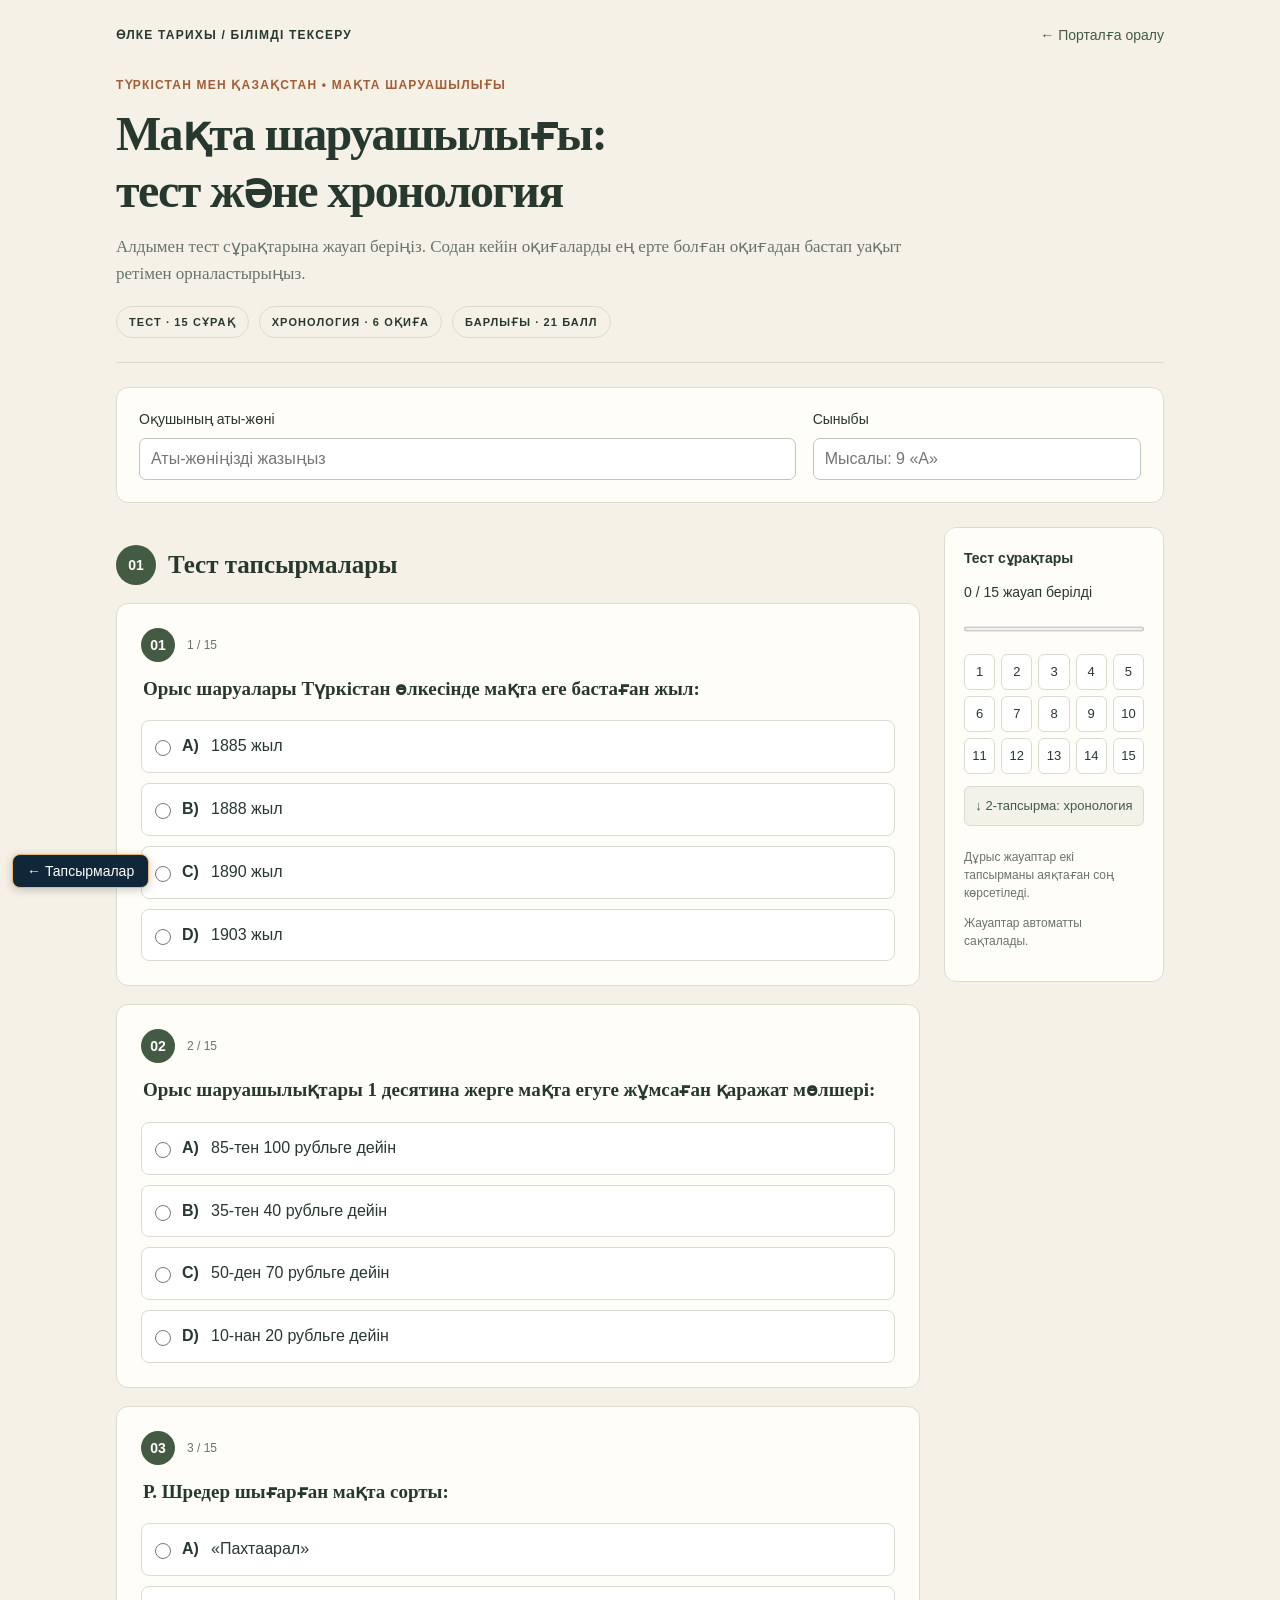
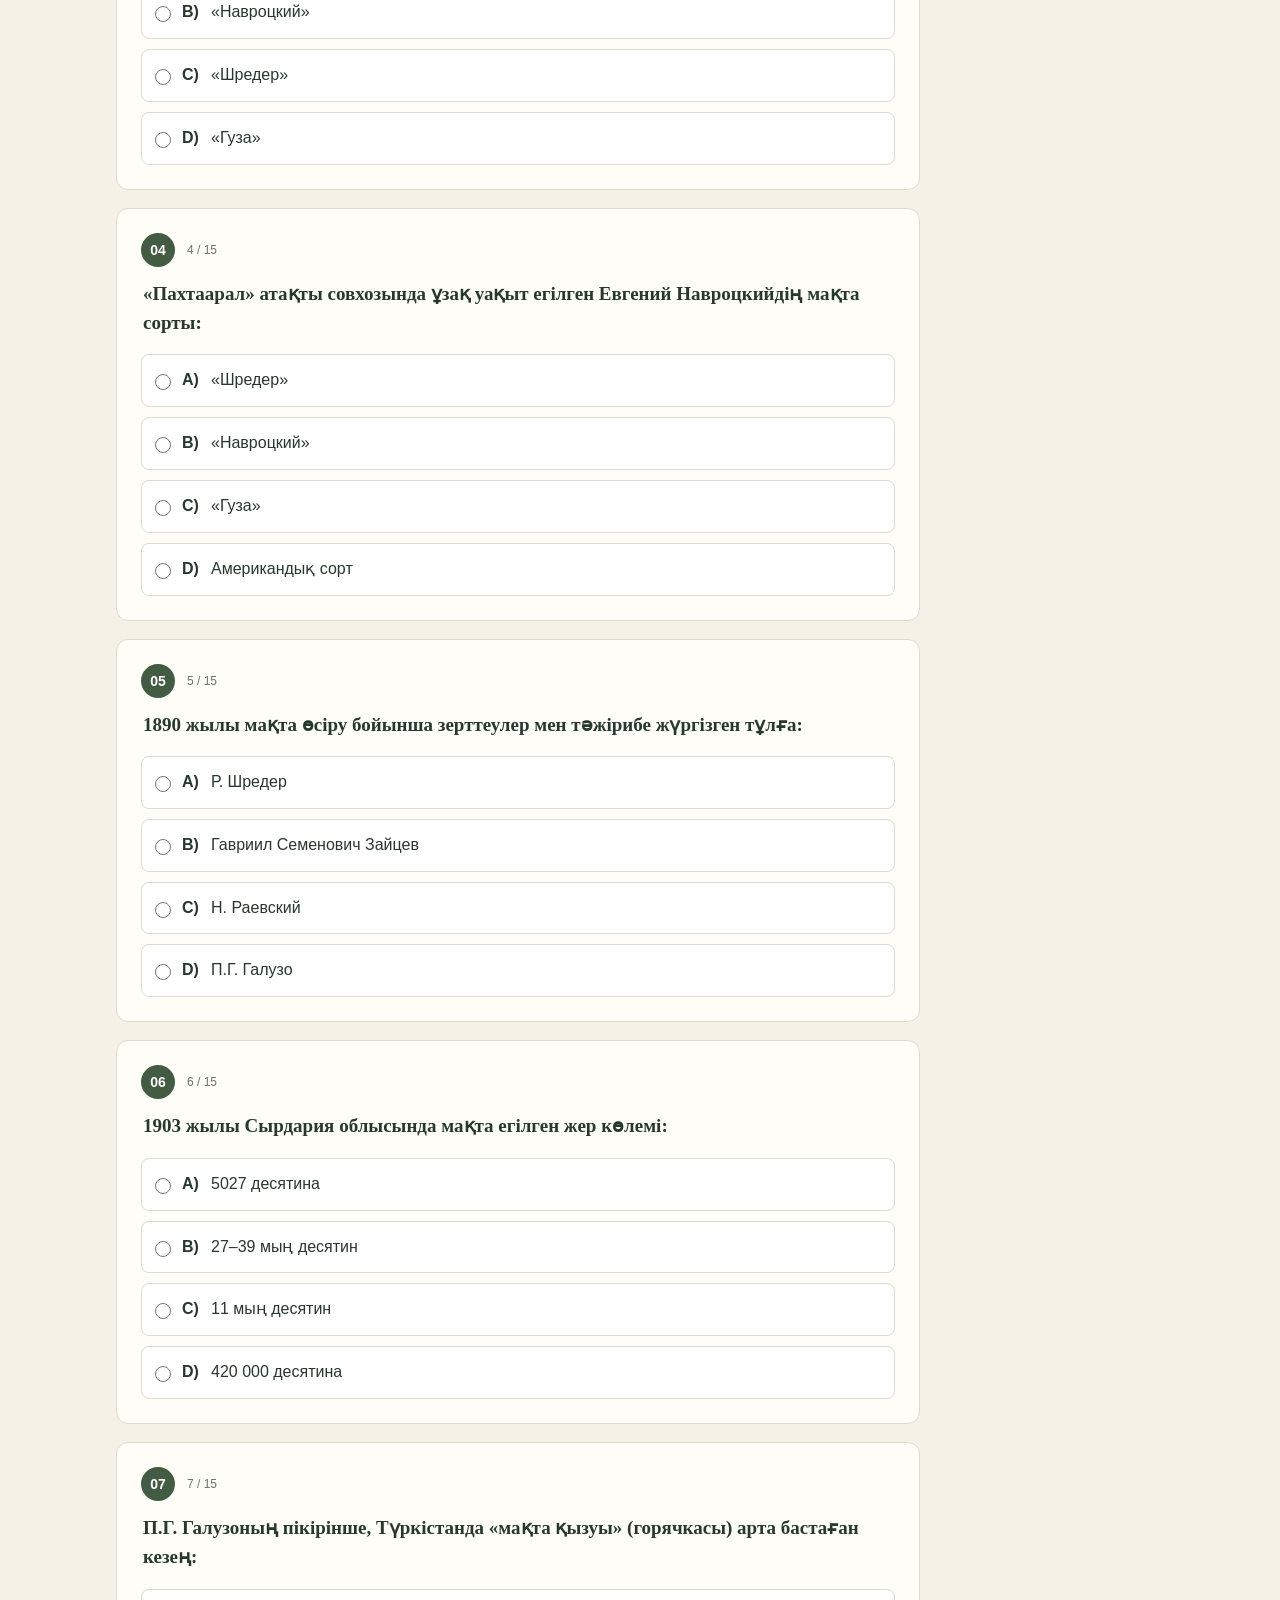
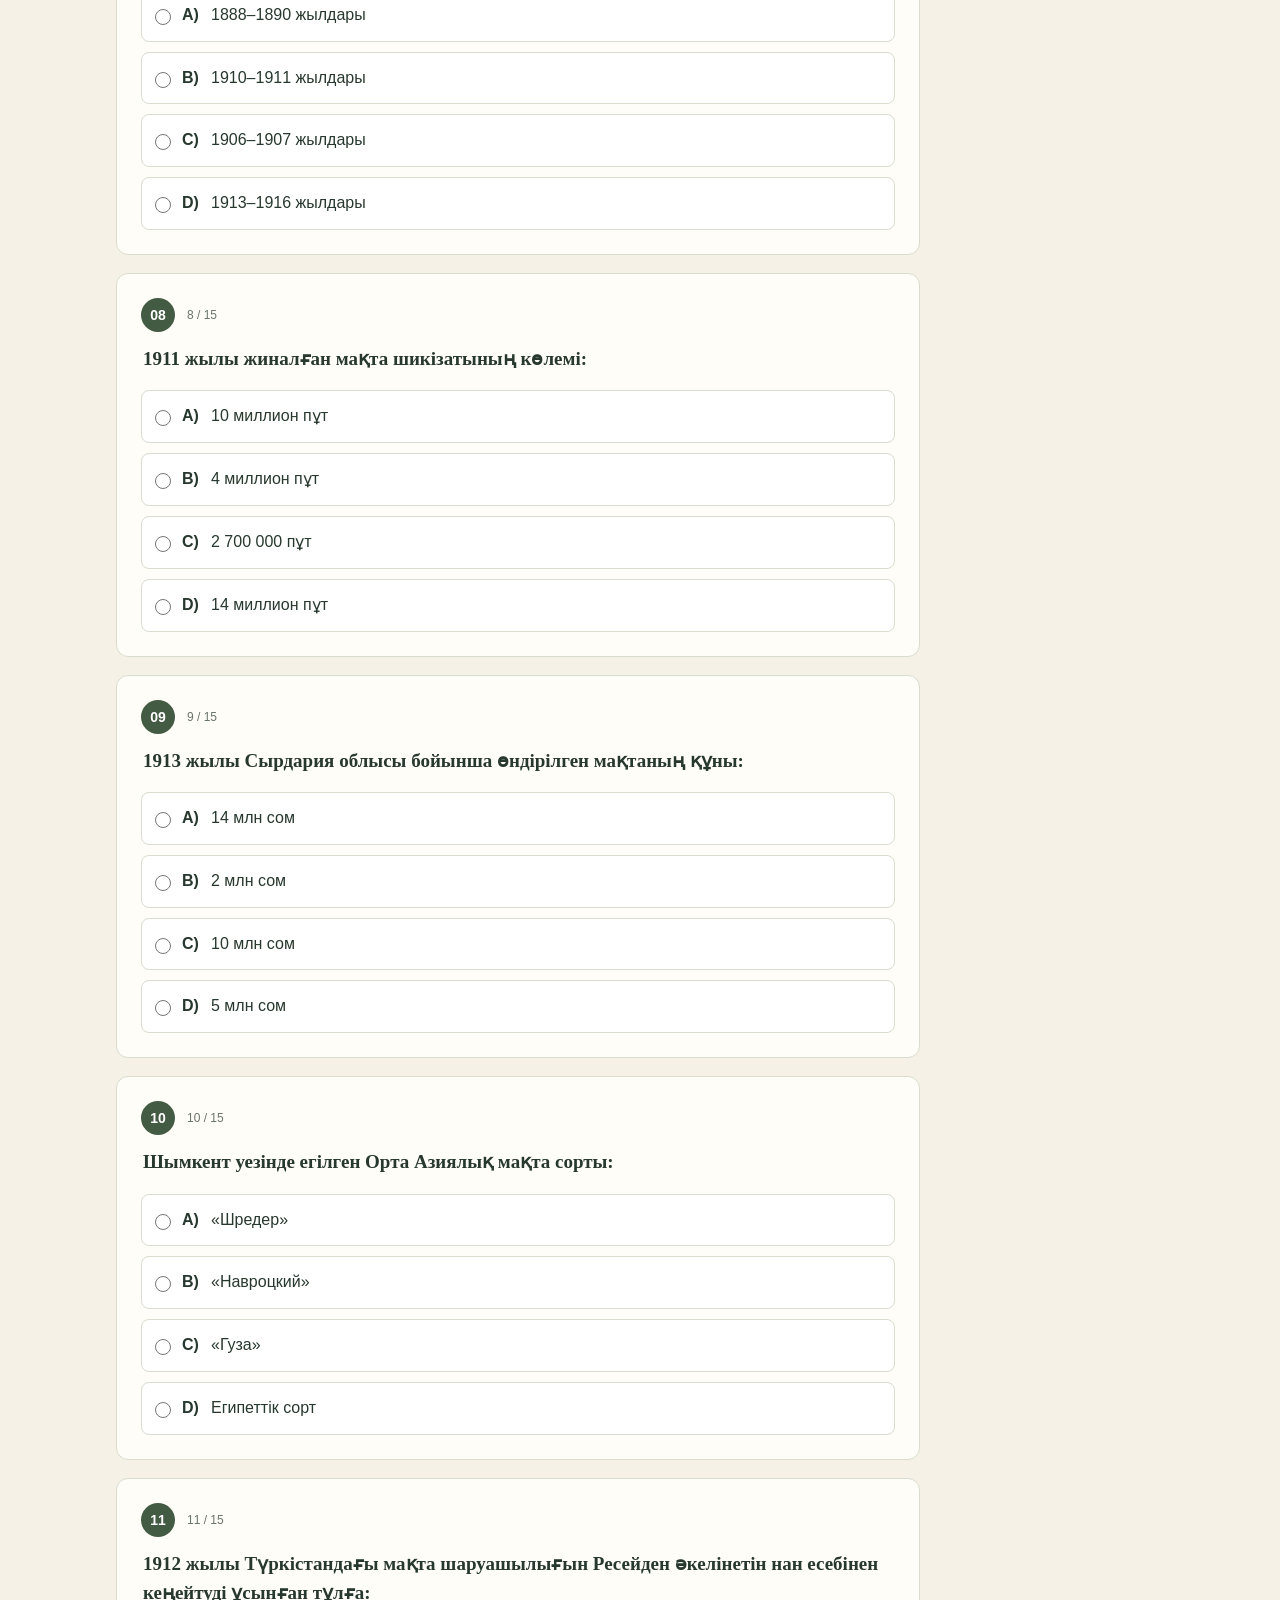
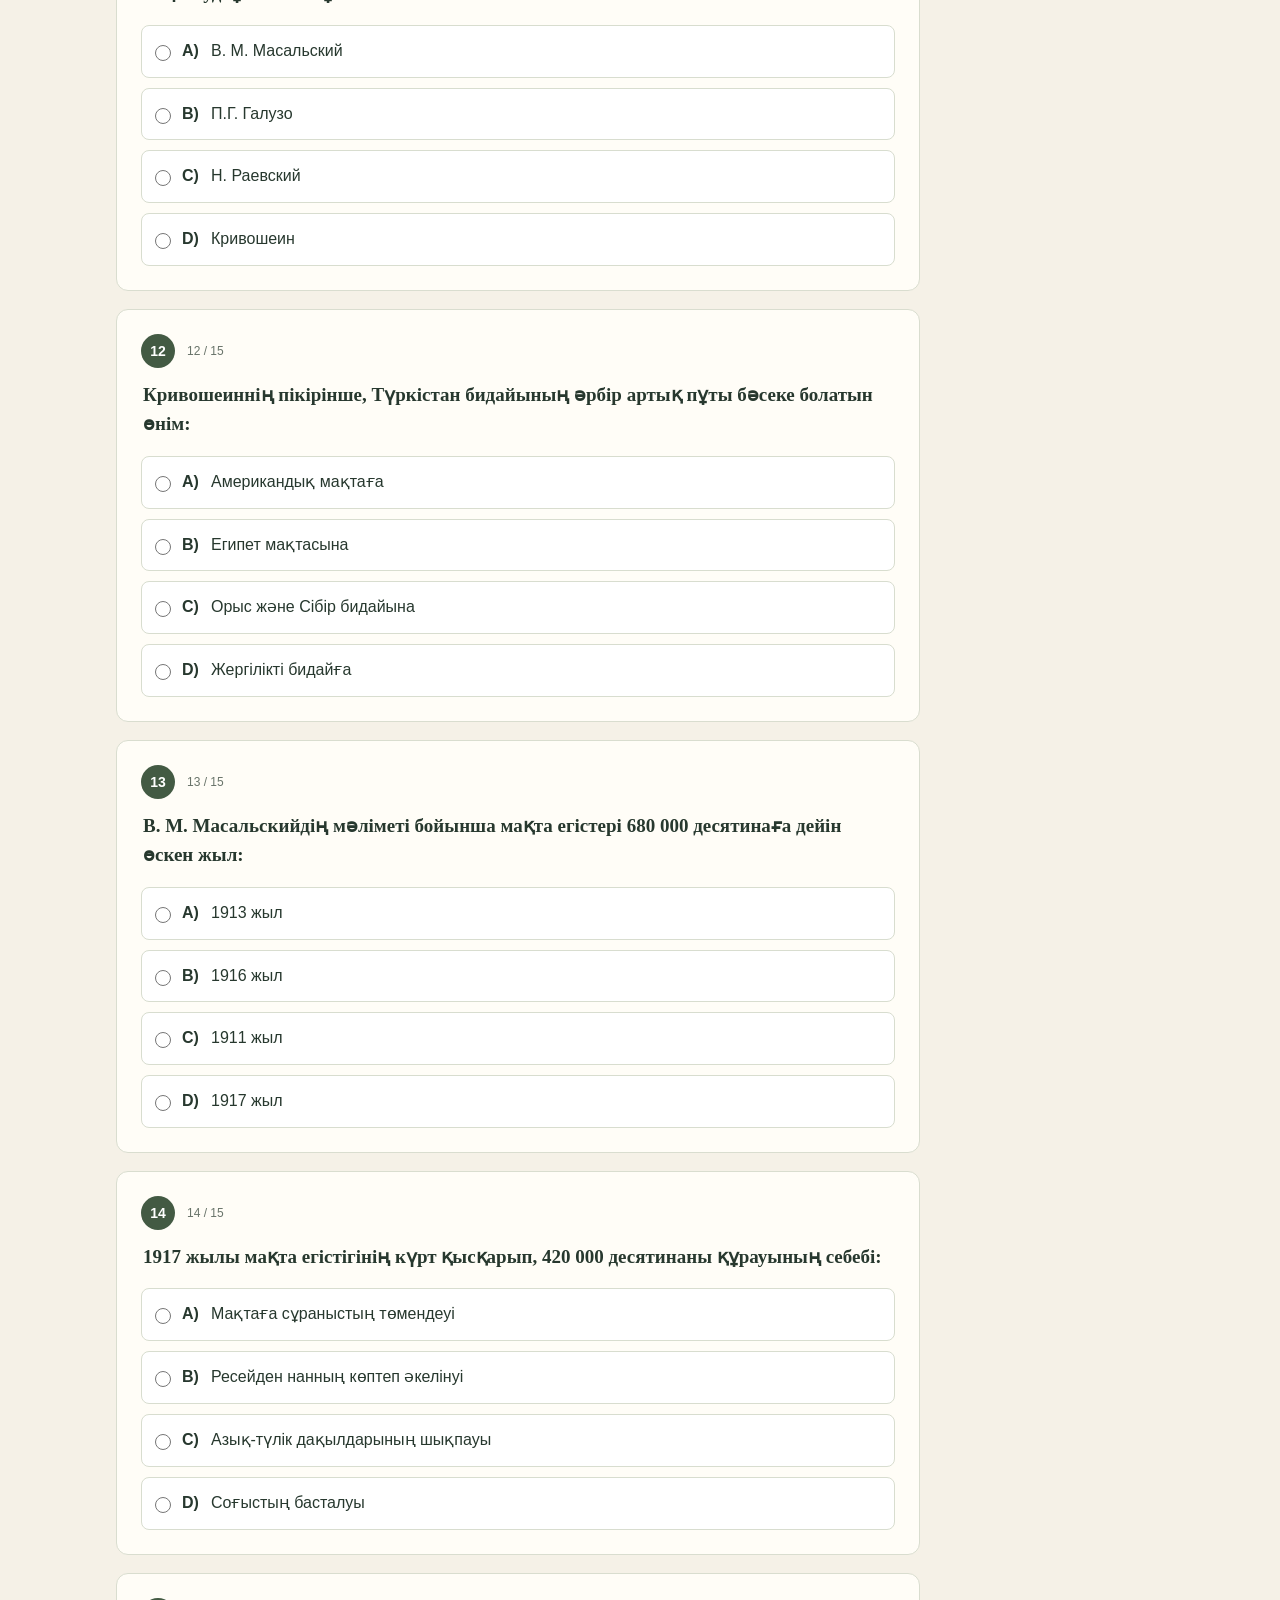
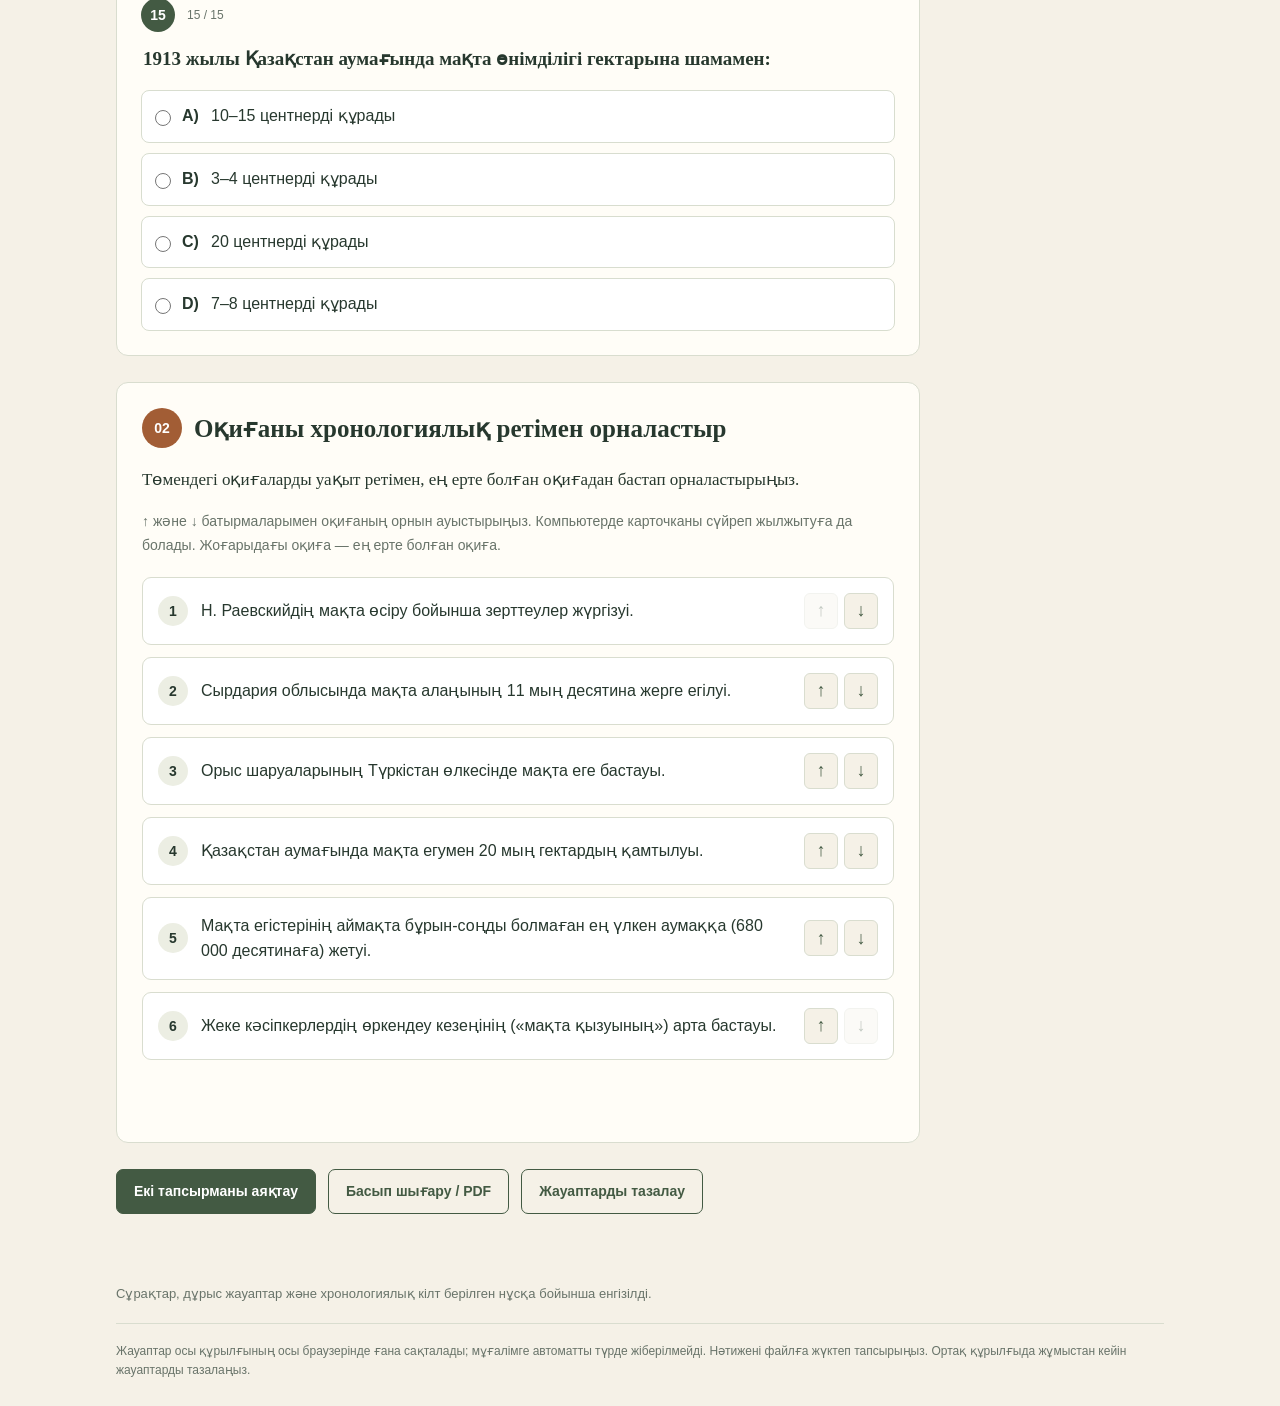
<file: cotton-timeline.html>
<!doctype html><html lang="kk"><head><meta charset="utf-8"><meta name="viewport" content="width=device-width,initial-scale=1"><title>Мақта шаруашылығы • Тест және хронология</title><style>
:root{--bg:#f5f1e7;--card:#fffdf7;--ink:#27382e;--muted:#69746a;--line:#d9ddcf;--olive:#435a43;--rust:#a25d35;--success:#eaf2e4;--error:#f8e9e3}*{box-sizing:border-box}html{scroll-behavior:smooth}body{margin:0;background:var(--bg);color:var(--ink);font:17px/1.6 Georgia,'Times New Roman',serif}button,input{font:inherit}button{cursor:pointer}.wrap{max-width:1100px;margin:auto;padding:26px}header{padding:0 0 24px;border-bottom:1px solid var(--line)}.top{display:flex;justify-content:space-between;align-items:center;gap:14px;flex-wrap:wrap}.brand,.eyebrow,.chip{font:700 12px/1.5 Arial,sans-serif;letter-spacing:.1em;text-transform:uppercase}.back{color:var(--olive);font:14px Arial,sans-serif;text-decoration:none}.eyebrow{color:var(--rust);margin-top:32px}h1{font-size:clamp(29px,4.8vw,48px);line-height:1.18;margin:12px 0 14px;letter-spacing:-.035em;max-width:940px}.intro{color:var(--muted);max-width:790px;margin:0 0 18px}.chips{display:flex;gap:10px;flex-wrap:wrap}.chip{padding:7px 12px;border:1px solid var(--line);border-radius:25px;font-size:11px}.identity{display:grid;grid-template-columns:2fr 1fr;gap:17px;background:var(--card);border:1px solid var(--line);border-radius:12px;padding:22px;margin:24px 0}.identity label{font:14px/1.4 Arial,sans-serif}input[type=text]{display:block;width:100%;margin-top:8px;border:1px solid #bec8b7;padding:11px;border-radius:7px;background:white;font:16px Arial,sans-serif;color:var(--ink)}input:focus-visible,button:focus-visible,a:focus-visible,summary:focus-visible{outline:3px solid #adc198;outline-offset:3px}.layout{display:grid;grid-template-columns:minmax(0,1fr) 220px;gap:24px;align-items:start}.sidebar{position:sticky;top:18px;background:var(--card);border:1px solid var(--line);border-radius:12px;padding:19px;font-family:Arial,sans-serif}.sidebar h2{font-size:14px;margin:0 0 12px}.progress-label{font-size:14px;margin-bottom:8px}progress{width:100%;height:10px;accent-color:var(--olive)}.nav{display:grid;grid-template-columns:repeat(5,1fr);gap:6px;margin:15px 0 12px}.nav button{padding:8px 0;min-height:36px;border:1px solid var(--line);border-radius:6px;background:white;font:13px Arial,sans-serif;color:var(--ink)}.nav button.done{background:var(--olive);color:white;border-color:var(--olive)}.nav button.ok{background:var(--success);color:#2c6028;border-color:#79a375}.nav button.bad{background:var(--error);color:#9e472e;border-color:#be7b62}.side-note,.save-status{font:12px/1.5 Arial,sans-serif;color:var(--muted)}.question{padding:24px;margin-bottom:18px;border:1px solid var(--line);background:var(--card);border-radius:12px;scroll-margin-top:20px}.question:focus{outline:2px solid #adc198;outline-offset:2px}.question-head{display:flex;align-items:center;gap:12px;margin-bottom:12px}.number{width:34px;height:34px;display:flex;align-items:center;justify-content:center;border-radius:50%;background:var(--olive);color:white;font:700 14px Arial,sans-serif}.qtag{font:12px Arial,sans-serif;color:var(--muted)}fieldset{border:0;padding:0;margin:0;min-width:0}legend{width:100%;font-size:19px;line-height:1.55;font-weight:bold;margin-bottom:17px}.options{display:grid;gap:10px}.option{position:relative;display:flex;align-items:flex-start;gap:11px;background:white;padding:13px;border:1px solid #d8ddcf;border-radius:8px;font:16px/1.55 Arial,sans-serif;cursor:pointer}.option:hover{background:#f7f9f2}.option:has(input:checked){border-color:var(--olive);background:#edf2e6}.option input{flex-shrink:0;margin:6px 0 0;accent-color:var(--olive);width:16px;height:16px}.letter{font-weight:bold;flex-shrink:0;min-width:18px}.option.right{background:var(--success);border-color:#7fa074}.option.wrong{background:var(--error);border-color:#c58b74}.option:has(input:disabled){cursor:default}.badge{font-size:12px;font-weight:bold;display:block;margin-top:4px}.feedback{font:14px/1.5 Arial,sans-serif;margin:15px 0 0;padding:12px;border-radius:7px;background:#f1f3e9}.feedback.bad{background:var(--error)}.matching{width:100%;border-collapse:collapse;margin:0 0 18px;font:15px/1.55 Arial,sans-serif}.matching td{padding:9px 11px;border:1px solid var(--line)}.matching td:first-child{width:55%}.actions{display:flex;gap:12px;flex-wrap:wrap;margin:24px 0 12px}.btn{padding:12px 17px;border:1px solid var(--olive);border-radius:7px;background:var(--olive);color:white;font:600 14px/1.4 Arial,sans-serif}.btn.secondary{background:transparent;color:var(--olive)}.btn.rust{background:var(--rust);border-color:var(--rust)}.notice{font:14px/1.6 Arial,sans-serif;color:#9b492a;min-height:23px}.result{margin:24px 0;padding:28px;border:1px solid #aabb99;border-radius:12px;background:#ebf0e2;scroll-margin-top:15px}.result h2{font-size:24px;margin:0 0 14px}.result-grid{display:grid;grid-template-columns:repeat(3,1fr);gap:15px}.stat{padding:14px;background:#fffdf6;border:1px solid #d1ddc4;border-radius:8px}.stat strong{display:block;font:700 31px Arial,sans-serif}.stat span{font:13px Arial,sans-serif;color:var(--muted)}.result p{font:14px/1.6 Arial,sans-serif}.review-controls{display:flex;gap:10px;flex-wrap:wrap;margin-top:15px}.fine{font:13px/1.65 Arial,sans-serif;color:var(--muted);margin:18px 0}details{border-top:1px solid var(--line);padding:17px 0}summary{cursor:pointer;font:14px/1.6 Arial,sans-serif;color:var(--olive)}details p{font:13px/1.6 Arial,sans-serif;color:var(--muted)}footer{font:12px/1.6 Arial,sans-serif;border-top:1px solid var(--line);padding-top:18px;color:var(--muted);margin-top:14px}[hidden]{display:none!important}.print-identity{display:none}.nojs{padding:15px;border:1px solid var(--rust)}
@media(max-width:800px){.wrap{padding:18px}.layout{grid-template-columns:1fr}.sidebar{position:static;grid-row:1;padding:16px}.nav{grid-template-columns:repeat(15,1fr);gap:4px}.nav button{font-size:11px}.side-note{display:none}.identity{padding:18px}.question{padding:20px 17px}legend{font-size:18px}.option{font-size:15px}.matching{font-size:13px}.result{padding:19px}.stat strong{font-size:27px}}
@media(max-width:480px){.identity{grid-template-columns:1fr}.nav{grid-template-columns:repeat(8,1fr)}.result-grid{gap:8px}.stat{padding:12px 8px}.actions .btn{flex:1 1 140px}.option{padding:12px 10px}.matching td{padding:8px 7px}}
@media print{@page{size:A4;margin:15mm}body{background:white;color:#111;font-size:11pt}.wrap{padding:0;max-width:none}.back,.chips,.sidebar,.actions,.notice,.review-controls,.fine,details,footer,.nojs{display:none!important}.layout{display:block}header{padding-bottom:10px}.eyebrow{margin-top:12px}h1{font-size:24pt}.intro{font-size:10pt}.identity{display:none}.print-identity{display:block;font:11pt Arial,sans-serif;padding:12px 0}.question{background:white;border-color:#aaa;padding:14px;margin:14px 0;break-inside:avoid;display:block!important;scroll-margin-top:0}.number{background:white;color:black;border:1px solid #888}.option{font-size:10pt;padding:7px}.option input{width:13px;height:13px;margin-top:3px;appearance:none;border:1px solid #555;border-radius:50%;print-color-adjust:exact}.option input:checked{background:#333}.option.right,.option.wrong{border:2px solid #666;background:white}.badge{font-size:9pt}legend{font-size:12pt;margin-bottom:10px}.feedback{font-size:10pt;padding:8px}.result{background:white;margin:15px 0;padding:14px}.result h2{font-size:17pt}.stat strong{font-size:23pt}.stat{background:white}.matching{font-size:10pt}.matching td{padding:6px}}

.task-title{display:flex;gap:12px;align-items:center;margin:18px 0;font-size:25px}.task-pill{display:flex;align-items:center;justify-content:center;flex-shrink:0;width:40px;height:40px;background:var(--olive);color:white;border-radius:50%;font:700 14px Arial,sans-serif}.chronology{margin:26px 0;background:var(--card);border:1px solid var(--line);border-radius:12px;padding:25px;scroll-margin-top:18px}.chronology .task-title{margin-top:0}.chronology .task-pill{background:var(--rust)}.chrono-note{font:14px/1.65 Arial,sans-serif;color:var(--muted)}.order-list{list-style:none;padding:0;display:grid;gap:12px;margin:20px 0}.order-row{display:flex;gap:13px;align-items:center;padding:15px;border:1px solid var(--line);border-radius:9px;background:white}.order-row[draggable=true]{cursor:grab}.order-row.dragging{opacity:.5}.order-row.target{border:2px dashed var(--rust)}.order-row.right{border-color:#79a375;background:var(--success)}.order-row.wrong{border-color:#be7b62;background:var(--error)}.pos{flex-shrink:0;width:30px;height:30px;display:flex;justify-content:center;align-items:center;border-radius:50%;background:#eceee3;font:700 14px Arial,sans-serif}.event-text{flex:1;min-width:0;font:16px/1.6 Arial,sans-serif}.event-note{display:block;font-size:12px;margin-top:7px;font-weight:bold}.moves{display:flex;gap:6px;flex-shrink:0}.moves button{background:var(--bg);border:1px solid var(--line);border-radius:6px;font:18px Arial,sans-serif;color:var(--olive);width:34px;height:36px}.moves button:disabled{opacity:.32;cursor:default}.chrono-answer{padding:18px;background:#f1f4e8;border-radius:9px;margin-top:20px}.chrono-answer h3{font-size:18px;margin:0 0 10px}.chrono-answer ol{padding-left:23px;margin:0}.chrono-answer li{margin:10px 0;font:14px/1.6 Arial,sans-serif}.chrono-answer strong{color:var(--olive)}.result-grid{grid-template-columns:repeat(3,1fr)}.result p.note{font-size:12px}.chrono-link{width:100%;font-size:13px;padding:9px;border:1px solid var(--line);background:#f2f2e9;border-radius:6px;color:var(--olive);margin-bottom:10px}.task-title span:last-child{line-height:1.4}.count-progress{font:13px Arial,sans-serif;color:var(--muted)}
@media(max-width:800px){.chronology{padding:21px 17px}.task-title{font-size:22px}.order-row{padding:13px 11px;gap:10px}.event-text{font-size:15px}.moves{flex-direction:column}.result .stat strong{font-size:27px}}
@media(max-width:480px){.pos{width:25px;height:25px}.order-row{align-items:flex-start}.moves{gap:5px}.moves button{width:32px;height:33px}.result-grid{gap:8px}.stat{padding:11px 8px}.stat strong{font-size:24px}.task-title{font-size:21px}}
@media print{.moves,.chrono-link{display:none!important}.chronology{break-before:page;background:white;border-radius:0;padding:15px}.task-title{font-size:17pt}.task-pill{background:white!important;color:black;border:1px solid #777}.order-row{break-inside:avoid;background:white!important;padding:11px}.event-text{font-size:10pt}.chrono-answer{background:white;border:1px solid #aaa}.chrono-answer li{font-size:10pt}.chronology .chrono-note{font-size:9pt}.result-grid{grid-template-columns:repeat(3,1fr)}}
</style></head><body>
<a href="index.html#tasks" style="position:fixed;bottom:12px;left:12px;z-index:2147483647;padding:8px 14px;border:1px solid #e5b971;border-radius:8px;background:#102739;color:#fff;font:14px Arial,sans-serif;text-decoration:none;box-shadow:0 2px 10px #0003" aria-label="Тапсырмалар бөліміне қайту">← Тапсырмалар</a><main class="wrap"><header><div class="top"><span class="brand">Өлке тарихы / Білімді тексеру</span><a class="back" href="https://jazirakur-netizen.github.io/tulkibas-history/">← Порталға оралу</a></div><div class="eyebrow">Түркістан мен Қазақстан • Мақта шаруашылығы</div><h1>Мақта шаруашылығы:<br>тест және хронология</h1><p class="intro">Алдымен тест сұрақтарына жауап беріңіз. Содан кейін оқиғаларды ең ерте болған оқиғадан бастап уақыт ретімен орналастырыңыз.</p><div class="chips"><span class="chip">Тест · 15 сұрақ</span><span class="chip">Хронология · 6 оқиға</span><span class="chip">Барлығы · 21 балл</span></div></header>
<noscript><p class="nojs">Интерактивті тапсырмалар үшін браузерде JavaScript қосылуы керек.</p></noscript><section class="identity" aria-label="Оқушы мәліметтері"><label for="student">Оқушының аты-жөні<input id="student" type="text" maxlength="120" autocomplete="off" placeholder="Аты-жөніңізді жазыңыз"></label><label for="className">Сыныбы<input id="className" type="text" maxlength="30" autocomplete="off" placeholder="Мысалы: 9 «А»"></label></section><div class="print-identity" id="printIdentity"></div>
<section class="result" id="result" hidden tabindex="-1" aria-labelledby="resultTitle"><h2 id="resultTitle">Екі тапсырманың нәтижесі</h2><div class="result-grid"><div class="stat"><strong id="testScore"></strong><span>Тест ұпайы</span></div><div class="stat"><strong id="chronoScore"></strong><span>Хронология ұпайы</span></div><div class="stat"><strong id="totalScore"></strong><span>Жалпы ұпай</span></div></div><p id="resultText"></p><p class="note">Тестте әр дұрыс жауап — 1 балл. Хронологияда дұрыс орында тұрған әр оқиға — 1 балл. Бағалау берілген жауап кілті бойынша жүргізілді.</p><div class="review-controls"><button class="btn secondary" id="filter" type="button" aria-pressed="false">Тесттегі қате жауаптарды көрсету</button><button class="btn" id="download" type="button">Нәтижені жүктеу (.txt)</button><button class="btn secondary" id="retry" type="button">Қайта орындау</button></div></section>
<div class="layout"><div><h2 class="task-title" id="testTitle"><span class="task-pill">01</span><span>Тест тапсырмалары</span></h2><form id="quiz" aria-labelledby="testTitle"></form><section class="chronology" id="chronology" aria-labelledby="chronoTitle" tabindex="-1"><h2 class="task-title" id="chronoTitle"><span class="task-pill">02</span><span>Оқиғаны хронологиялық ретімен орналастыр</span></h2><p>Төмендегі оқиғаларды уақыт ретімен, ең ерте болған оқиғадан бастап орналастырыңыз.</p><p class="chrono-note">↑ және ↓ батырмаларымен оқиғаның орнын ауыстырыңыз. Компьютерде карточканы сүйреп жылжытуға да болады. Жоғарыдағы оқиға — ең ерте болған оқиға.</p><ol class="order-list" id="orderList" aria-label="Оқиғалар реті"></ol><p class="notice" id="moveStatus" role="status" aria-live="polite"></p><div class="chrono-answer" id="chronoAnswer" hidden><h3>Берілген кілт бойынша дұрыс рет</h3><ol id="correctOrder"></ol></div></section><div class="actions"><button class="btn" type="button" id="finish">Екі тапсырманы аяқтау</button><button class="btn secondary" type="button" id="print">Басып шығару / PDF</button><button class="btn secondary" type="button" id="clear">Жауаптарды тазалау</button></div><p class="notice" id="notice" role="status" aria-live="polite"></p></div><aside class="sidebar" aria-label="Тапсырмалар бойынша өту"><h2>Тест сұрақтары</h2><div class="progress-label" id="progressLabel"></div><progress id="progress" max="15" value="0" aria-label="Жауап берілген тест сұрақтары"></progress><div class="nav" id="nav"></div><button class="chrono-link" id="goChrono" type="button">↓ 2-тапсырма: хронология</button><p class="side-note">Дұрыс жауаптар екі тапсырманы аяқтаған соң көрсетіледі.</p><p class="save-status" id="saveStatus" role="status" aria-live="polite"></p></aside></div><p class="fine">Сұрақтар, дұрыс жауаптар және хронологиялық кілт берілген нұсқа бойынша енгізілді.</p><footer>Жауаптар осы құрылғының осы браузерінде ғана сақталады; мұғалімге автоматты түрде жіберілмейді. Нәтижені файлға жүктеп тапсырыңыз. Ортақ құрылғыда жұмыстан кейін жауаптарды тазалаңыз.</footer></main>
<script>
document.addEventListener('DOMContentLoaded',()=>{
const Q=[{"question": "Орыс шаруалары Түркістан өлкесінде мақта еге бастаған жыл:", "options": ["1885 жыл", "1888 жыл", "1890 жыл", "1903 жыл"], "correct": 1}, {"question": "Орыс шаруашылықтары 1 десятина жерге мақта егуге жұмсаған қаражат мөлшері:", "options": ["85-тен 100 рубльге дейін", "35-тен 40 рубльге дейін", "50-ден 70 рубльге дейін", "10-нан 20 рубльге дейін"], "correct": 0}, {"question": "Р. Шредер шығарған мақта сорты:", "options": ["«Пахтаарал»", "«Навроцкий»", "«Шредер»", "«Гуза»"], "correct": 2}, {"question": "«Пахтаарал» атақты совхозында ұзақ уақыт егілген Евгений Навроцкийдің мақта сорты:", "options": ["«Шредер»", "«Навроцкий»", "«Гуза»", "Американдық сорт"], "correct": 1}, {"question": "1890 жылы мақта өсіру бойынша зерттеулер мен тәжірибе жүргізген тұлға:", "options": ["Р. Шредер", "Гавриил Семенович Зайцев", "Н. Раевский", "П.Г. Галузо"], "correct": 2}, {"question": "1903 жылы Сырдария облысында мақта егілген жер көлемі:", "options": ["5027 десятина", "27–39 мың десятин", "11 мың десятин", "420 000 десятина"], "correct": 2}, {"question": "П.Г. Галузоның пікірінше, Түркістанда «мақта қызуы» (горячкасы) арта бастаған кезең:", "options": ["1888–1890 жылдары", "1910–1911 жылдары", "1906–1907 жылдары", "1913–1916 жылдары"], "correct": 1}, {"question": "1911 жылы жиналған мақта шикізатының көлемі:", "options": ["10 миллион пұт", "4 миллион пұт", "2 700 000 пұт", "14 миллион пұт"], "correct": 2}, {"question": "1913 жылы Сырдария облысы бойынша өндірілген мақтаның құны:", "options": ["14 млн сом", "2 млн сом", "10 млн сом", "5 млн сом"], "correct": 0}, {"question": "Шымкент уезінде егілген Орта Азиялық мақта сорты:", "options": ["«Шредер»", "«Навроцкий»", "«Гуза»", "Египеттік сорт"], "correct": 2}, {"question": "1912 жылы Түркістандағы мақта шаруашылығын Ресейден әкелінетін нан есебінен кеңейтуді ұсынған тұлға:", "options": ["В. М. Масальский", "П.Г. Галузо", "Н. Раевский", "Кривошеин"], "correct": 3}, {"question": "Кривошеиннің пікірінше, Түркістан бидайының әрбір артық пұты бәсеке болатын өнім:", "options": ["Американдық мақтаға", "Египет мақтасына", "Орыс және Сібір бидайына", "Жергілікті бидайға"], "correct": 2}, {"question": "В. М. Масальскийдің мәліметі бойынша мақта егістері 680 000 десятинаға дейін өскен жыл:", "options": ["1913 жыл", "1916 жыл", "1911 жыл", "1917 жыл"], "correct": 1}, {"question": "1917 жылы мақта егістігінің күрт қысқарып, 420 000 десятинаны құрауының себебі:", "options": ["Мақтаға сұраныстың төмендеуі", "Ресейден нанның көптеп әкелінуі", "Азық-түлік дақылдарының шықпауы", "Соғыстың басталуы"], "correct": 2}, {"question": "1913 жылы Қазақстан аумағында мақта өнімділігі гектарына шамамен:", "options": ["10–15 центнерді құрады", "3–4 центнерді құрады", "20 центнерді құрады", "7–8 центнерді құрады"], "correct": 1}],E=[{"text": "Н. Раевскийдің мақта өсіру бойынша зерттеулер жүргізуі.", "year": "1890 жыл"}, {"text": "Сырдария облысында мақта алаңының 11 мың десятина жерге егілуі.", "year": "1903 жыл"}, {"text": "Орыс шаруаларының Түркістан өлкесінде мақта еге бастауы.", "year": "1888 жыл"}, {"text": "Қазақстан аумағында мақта егумен 20 мың гектардың қамтылуы.", "year": "1913 жыл"}, {"text": "Мақта егістерінің аймақта бұрын-соңды болмаған ең үлкен аумаққа (680 000 десятинаға) жетуі.", "year": "1916 жыл"}, {"text": "Жеке кәсіпкерлердің өркендеу кезеңінің («мақта қызуының») арта бастауы.", "year": "1910–1911 жылдары"}],correctOrder=[2,0,1,5,3,4],L=['A','B','C','D'],key='tulkibas-cotton-test-chronology-v1',el=id=>document.getElementById(id);let answers=Array(Q.length).fill(null),order=E.map((_,i)=>i),submitted=false,onlyWrong=false,savedAt=null,dragID=null;
const esc=s=>String(s).replace(/[&<>"']/g,c=>({'&':'&amp;','<':'&lt;','>':'&gt;','"':'&quot;',"'":'&#39;'}[c]));
function save(){try{localStorage.setItem(key,JSON.stringify({answers,order,submitted,student:el('student').value,className:el('className').value,savedAt}));el('saveStatus').textContent='Жауаптар осы браузерде сақталды.'}catch(e){el('saveStatus').textContent='Браузерде сақтау қолжетімсіз. Нәтижені файлға жүктеп алыңыз.'}}
try{const d=JSON.parse(localStorage.getItem(key)||'{}');if(Array.isArray(d.answers)&&d.answers.length===Q.length)answers=d.answers.map(a=>Number.isInteger(a)&&a>=0&&a<4?a:null);if(Array.isArray(d.order)&&d.order.length===E.length&&new Set(d.order).size===E.length&&d.order.every(a=>Number.isInteger(a)&&a>=0&&a<E.length))order=d.order;submitted=d.submitted===true&&answers.every(a=>a!==null);el('student').value=typeof d.student==='string'?d.student:'';el('className').value=typeof d.className==='string'?d.className:'';savedAt=typeof d.savedAt==='string'?d.savedAt:null;el('saveStatus').textContent=answers.some(a=>a!==null)?'Бұрынғы жауаптар қалпына келтірілді.':'Жауаптар автоматты сақталады.'}catch(e){el('saveStatus').textContent='Браузерде сақтау қолжетімсіз.'}
el('quiz').innerHTML=Q.map((q,i)=>`<section class="question" id="q${i}" tabindex="-1"><div class="question-head"><span class="number">${String(i+1).padStart(2,'0')}</span><span class="qtag">${i+1} / ${Q.length}</span></div><fieldset><legend>${esc(q.question)}</legend><div class="options">${q.options.map((v,j)=>`<label class="option" id="opt${i}_${j}"><input type="radio" name="q${i}" value="${j}" ${answers[i]===j?'checked':''}><span class="letter">${L[j]})</span><span>${esc(v)}<span class="badge" hidden></span></span></label>`).join('')}</div></fieldset><p class="feedback" id="fb${i}" hidden></p></section>`).join('');
el('nav').innerHTML=Q.map((_,i)=>`<button type="button" data-nav="${i}" aria-label="${i+1}-сұраққа өту">${i+1}</button>`).join('');
function renderOrder(){el('orderList').innerHTML=order.map((id,pos)=>{const ok=correctOrder[pos]===id;return `<li class="order-row ${submitted?(ok?'right':'wrong'):''}" data-event="${id}" draggable="${!submitted}" tabindex="-1"><span class="pos" aria-label="${pos+1}-орын">${pos+1}</span><span class="event-text">${esc(E[id].text)}${submitted?`<span class="event-note">${ok?'✓ Дұрыс орында':'✕ Орын сәйкес емес'} · ${esc(E[id].year)}</span>`:''}</span>${!submitted?`<span class="moves"><button type="button" data-move="-1" data-id="${id}" aria-label="${esc(E[id].text)} Жоғары жылжыту" ${pos===0?'disabled':''}>↑</button><button type="button" data-move="1" data-id="${id}" aria-label="${esc(E[id].text)} Төмен жылжыту" ${pos===E.length-1?'disabled':''}>↓</button></span>`:''}</li>`}).join('')}
function move(id,to,focus=false){if(submitted)return;const from=order.indexOf(id);if(from<0||to<0||to>=order.length||from===to)return;order.splice(from,1);order.splice(to,0,id);renderOrder();save();el('moveStatus').textContent=`Оқиға ${to+1}-орынға ауыстырылды.`;if(focus){const r=document.querySelector(`[data-event="${id}"]`);r.focus()}}
el('orderList').addEventListener('click',e=>{const b=e.target.closest('[data-move]');if(b)move(Number(b.dataset.id),order.indexOf(Number(b.dataset.id))+Number(b.dataset.move),true)});
el('orderList').addEventListener('dragstart',e=>{const r=e.target.closest('[data-event]');if(submitted||!r)return;dragID=Number(r.dataset.event);e.dataTransfer.setData('text/plain',String(dragID));e.dataTransfer.effectAllowed='move';r.classList.add('dragging')});el('orderList').addEventListener('dragover',e=>{if(submitted)return;const r=e.target.closest('[data-event]');if(r){e.preventDefault();e.dataTransfer.dropEffect='move';document.querySelectorAll('.order-row.target').forEach(r=>r.classList.remove('target'));r.classList.add('target')}});el('orderList').addEventListener('drop',e=>{if(submitted)return;e.preventDefault();const r=e.target.closest('[data-event]');if(r&&dragID!==null)move(dragID,order.indexOf(Number(r.dataset.event)),true);dragID=null;document.querySelectorAll('.order-row.target').forEach(r=>r.classList.remove('target'))});el('orderList').addEventListener('dragend',()=>{dragID=null;document.querySelectorAll('.order-row').forEach(r=>r.classList.remove('dragging','target'))});
function progress(){const n=answers.filter(a=>a!==null).length;el('progress').value=n;el('progressLabel').textContent=`${n} / ${Q.length} жауап берілді`;Q.forEach((q,i)=>{const b=document.querySelector(`[data-nav="${i}"]`);b.className=submitted?(answers[i]===q.correct?'ok':'bad'):(answers[i]!==null?'done':'');b.setAttribute('aria-label',`${i+1}-сұраққа өту${submitted?(answers[i]===q.correct?' — дұрыс':' — қате'):answers[i]!==null?' — жауап берілді':''}`)})}
function printIdentity(){el('printIdentity').textContent=`Оқушы: ${el('student').value||'________________'} | Сыныбы: ${el('className').value||'________'}`}
function renderResult(){submitted=true;const ts=Q.filter((q,i)=>answers[i]===q.correct).length,cs=order.filter((id,pos)=>id===correctOrder[pos]).length;Q.forEach((q,i)=>{document.querySelectorAll(`input[name=q${i}]`).forEach(r=>r.disabled=true);const r=el(`opt${i}_${q.correct}`);r.classList.add('right');r.querySelector('.badge').hidden=false;r.querySelector('.badge').textContent='✓ Кілт бойынша дұрыс жауап';if(answers[i]!==q.correct){const w=el(`opt${i}_${answers[i]}`);w.classList.add('wrong');w.querySelector('.badge').hidden=false;w.querySelector('.badge').textContent='✕ Сіз таңдаған жауап'}const f=el(`fb${i}`);f.hidden=false;f.classList.toggle('bad',answers[i]!==q.correct);f.textContent=answers[i]===q.correct?'Сіздің жауабыңыз берілген кілтке сәйкес келеді.':`Берілген кілт бойынша: ${L[q.correct]}) ${q.options[q.correct]}.`});el('testScore').textContent=ts+' / 15';el('chronoScore').textContent=cs+' / 6';el('totalScore').textContent=(ts+cs)+' / 21';el('resultText').textContent='Жалпы нәтиже: '+Math.round((ts+cs)/21*100)+'%. Тест жауаптары мен оқиғалар ретін төменнен қарап шығыңыз.';el('result').hidden=false;el('finish').hidden=true;el('clear').hidden=true;el('filter').hidden=ts===15;el('chronoAnswer').hidden=false;el('correctOrder').innerHTML=correctOrder.map(id=>`<li><strong>${esc(E[id].year)}</strong> — ${esc(E[id].text)}</li>`).join('');renderOrder();progress();printIdentity()}
el('quiz').addEventListener('change',e=>{if(submitted||e.target.type!=='radio')return;answers[Number(e.target.name.slice(1))]=Number(e.target.value);el('notice').textContent='';progress();save()});['student','className'].forEach(id=>el(id).addEventListener('input',()=>{printIdentity();save()}));
function filter(){Q.forEach((q,i)=>el('q'+i).hidden=onlyWrong&&answers[i]===q.correct);el('filter').textContent=onlyWrong?'Тесттің барлық сұрағын көрсету':'Тесттегі қате жауаптарды көрсету';el('filter').setAttribute('aria-pressed',String(onlyWrong))}el('filter').addEventListener('click',()=>{onlyWrong=!onlyWrong;filter()});el('nav').addEventListener('click',e=>{const b=e.target.closest('[data-nav]');if(!b)return;const i=Number(b.dataset.nav);if(el('q'+i).hidden){onlyWrong=false;filter()}el('q'+i).focus()});el('goChrono').addEventListener('click',()=>el('chronology').focus());
el('finish').addEventListener('click',()=>{const missing=answers.findIndex(a=>a===null);if(missing>=0){el('notice').textContent=`Тесттің барлық сұрағына жауап беріңіз. Жауап берілмеген сұрақ: ${missing+1}.`;el('q'+missing).focus();return}savedAt=new Date().toISOString();renderResult();save();el('notice').textContent='Екі тапсырма тексерілді.';el('result').focus()});
function reset(){answers.fill(null);order=E.map((_,i)=>i);submitted=false;onlyWrong=false;savedAt=null;el('student').value='';el('className').value='';document.querySelectorAll('input[type=radio]').forEach(r=>{r.checked=false;r.disabled=false});document.querySelectorAll('.option').forEach(o=>{o.classList.remove('right','wrong');o.querySelector('.badge').hidden=true});document.querySelectorAll('.feedback').forEach(f=>{f.hidden=true;f.textContent=''});el('result').hidden=true;el('chronoAnswer').hidden=true;el('finish').hidden=false;el('clear').hidden=false;el('moveStatus').textContent='';filter();renderOrder();progress();save();el('notice').textContent='Жауаптар тазаланды.';el('student').focus()}
el('clear').addEventListener('click',()=>{if(confirm('Екі тапсырманың жауаптары мен оқушы мәліметтерін тазалайсыз ба?'))reset()});el('retry').addEventListener('click',()=>{if(confirm('Нәтижені жүктеп алдыңыз ба? Қайта орындағанда бұрынғы жауаптар тазаланады.'))reset()});
el('download').addEventListener('click',()=>{if(!submitted)return;let rows=['Мақта шаруашылығы: тест және хронология','Оқушы: '+(el('student').value||'Көрсетілмеген'),'Сыныбы: '+(el('className').value||'Көрсетілмеген'),'Күні: '+new Date(savedAt||Date.now()).toLocaleString('kk-KZ'),'Тест: '+el('testScore').textContent,'Хронология: '+el('chronoScore').textContent,'Жалпы ұпай: '+el('totalScore').textContent,'Бағалау берілген жауап кілті бойынша жүргізілді.','','1-ТАПСЫРМА. Тест'];Q.forEach((q,i)=>rows.push(`${i+1}. ${q.question}`,`Сіздің жауабыңыз: ${L[answers[i]]}) ${q.options[answers[i]]}`,`Кілт бойынша: ${L[q.correct]}) ${q.options[q.correct]}`,'Нәтиже: '+(answers[i]===q.correct?'дұрыс':'қате'),''));rows.push('2-ТАПСЫРМА. Сіз орналастырған рет');order.forEach((id,pos)=>rows.push(`${pos+1}. ${E[id].text} [${E[id].year}] — ${id===correctOrder[pos]?'дұрыс орында':'орын сәйкес емес'}`));rows.push('','Кілт бойынша дұрыс рет');correctOrder.forEach((id,pos)=>rows.push(`${pos+1}. ${E[id].text} (${E[id].year})`));const url=URL.createObjectURL(new Blob(['\uFEFF',rows.join('\n')],{type:'text/plain;charset=utf-8'})),a=document.createElement('a');a.href=url;a.download='Maqta_test_hronologia_'+(el('student').value||'Oqushy').replace(/[^\p{L}\p{N}_-]+/gu,'_').slice(0,60)+'.txt';document.body.append(a);a.click();a.remove();setTimeout(()=>URL.revokeObjectURL(url),1500)});
el('print').addEventListener('click',()=>{printIdentity();window.print()});window.addEventListener('beforeprint',printIdentity);renderOrder();progress();printIdentity();if(submitted)renderResult();
});</script></body></html>
</file>
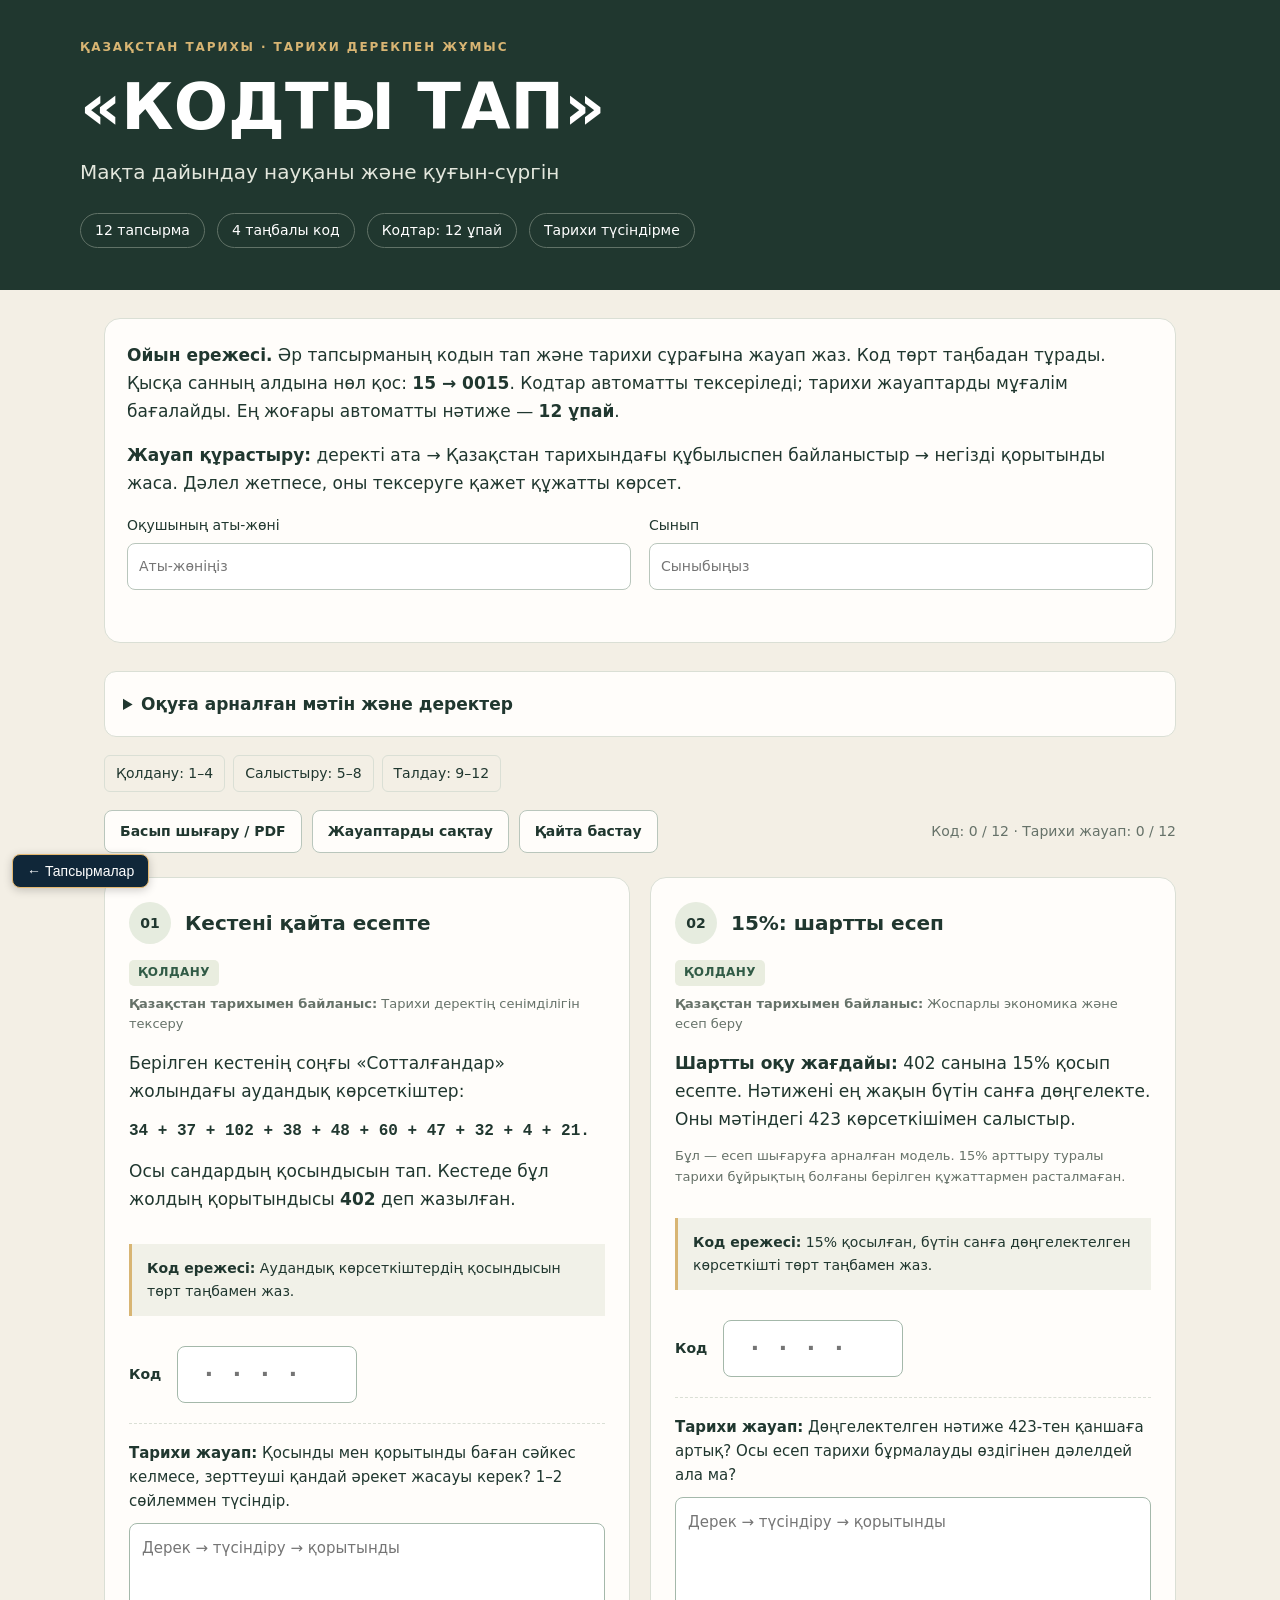
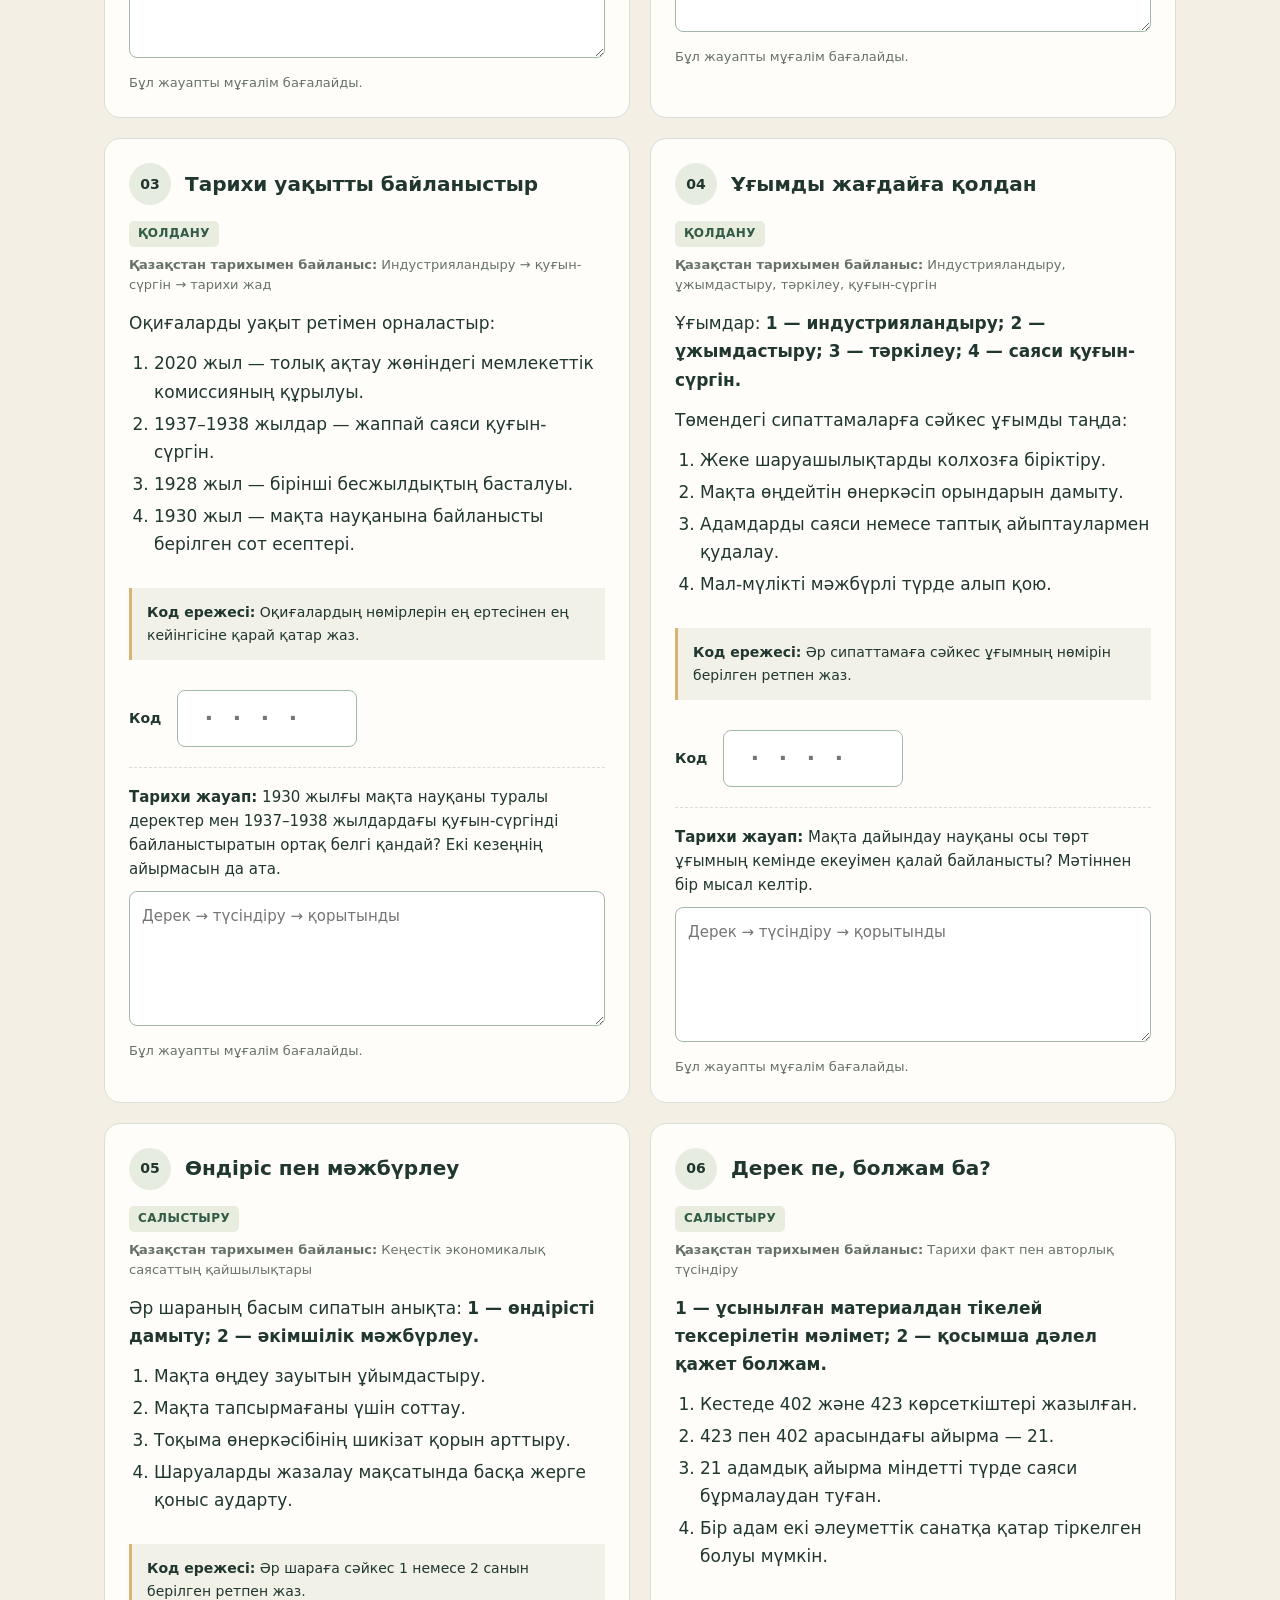
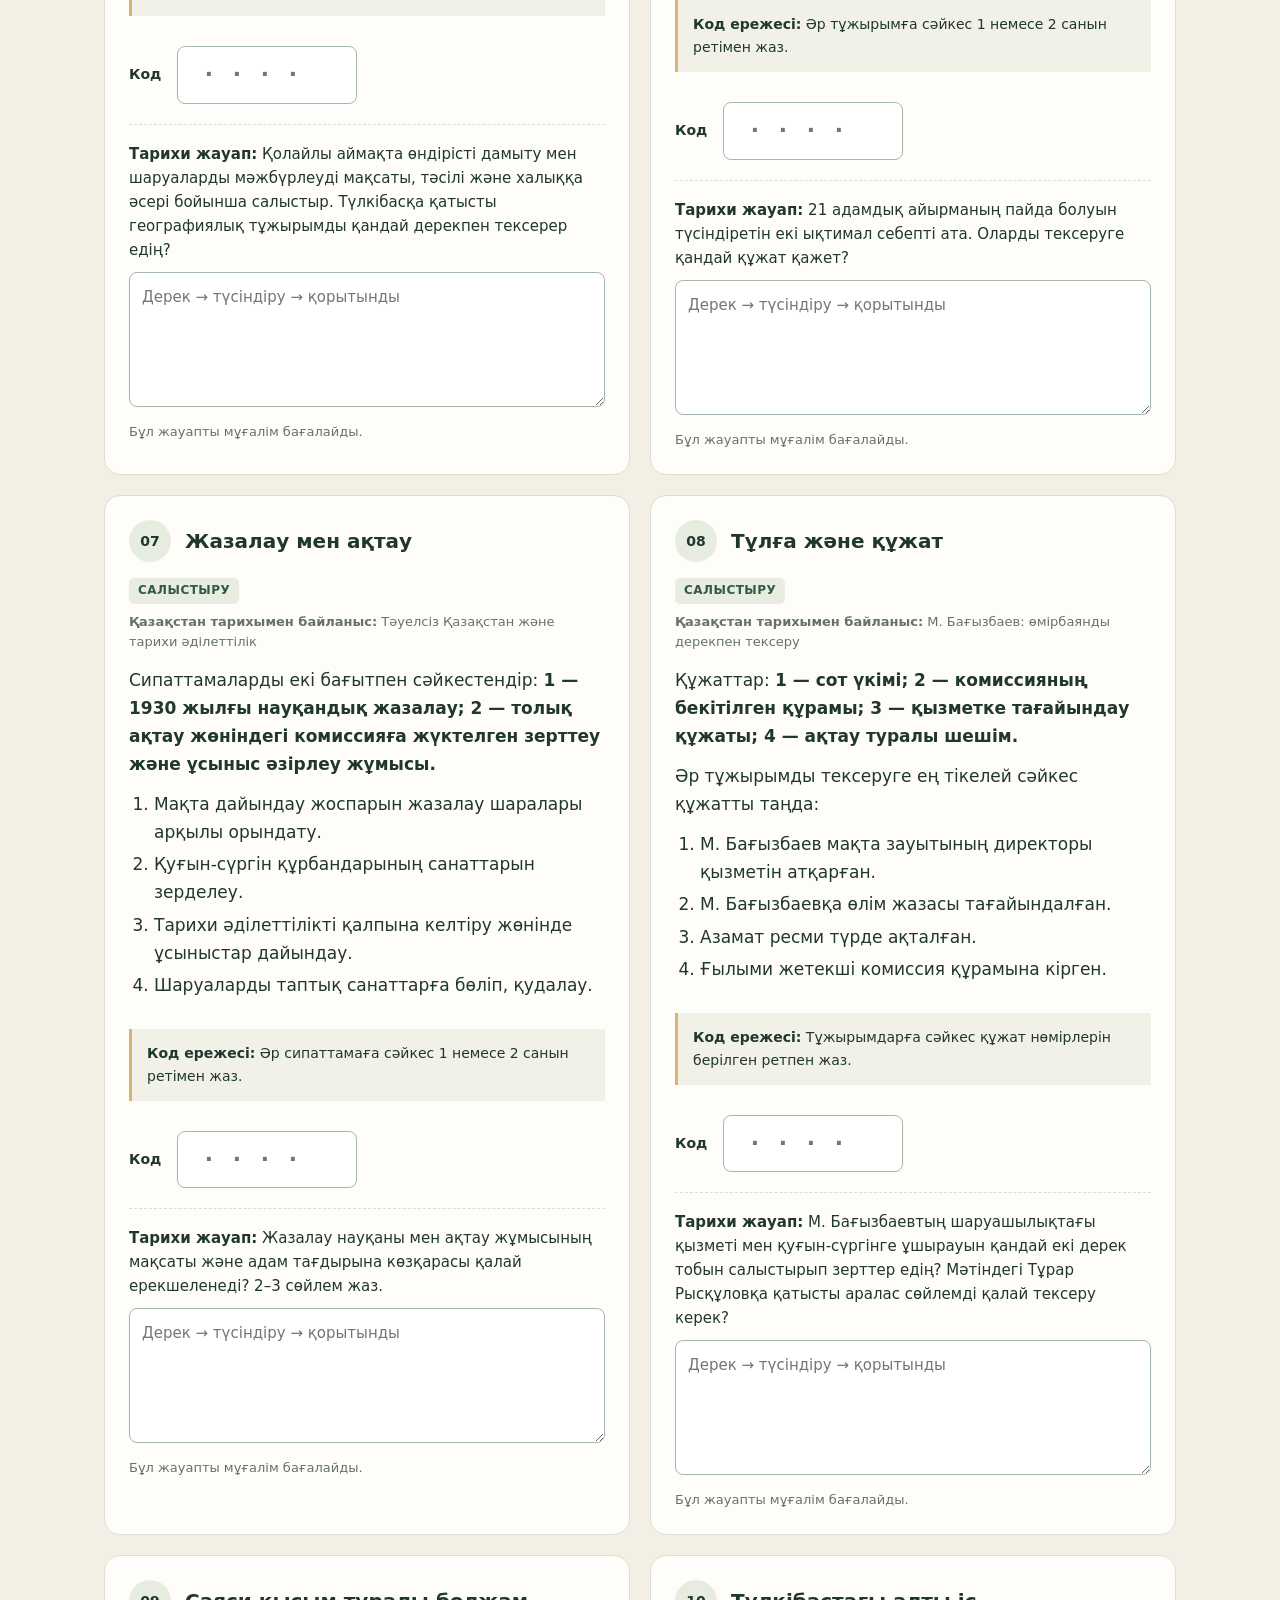
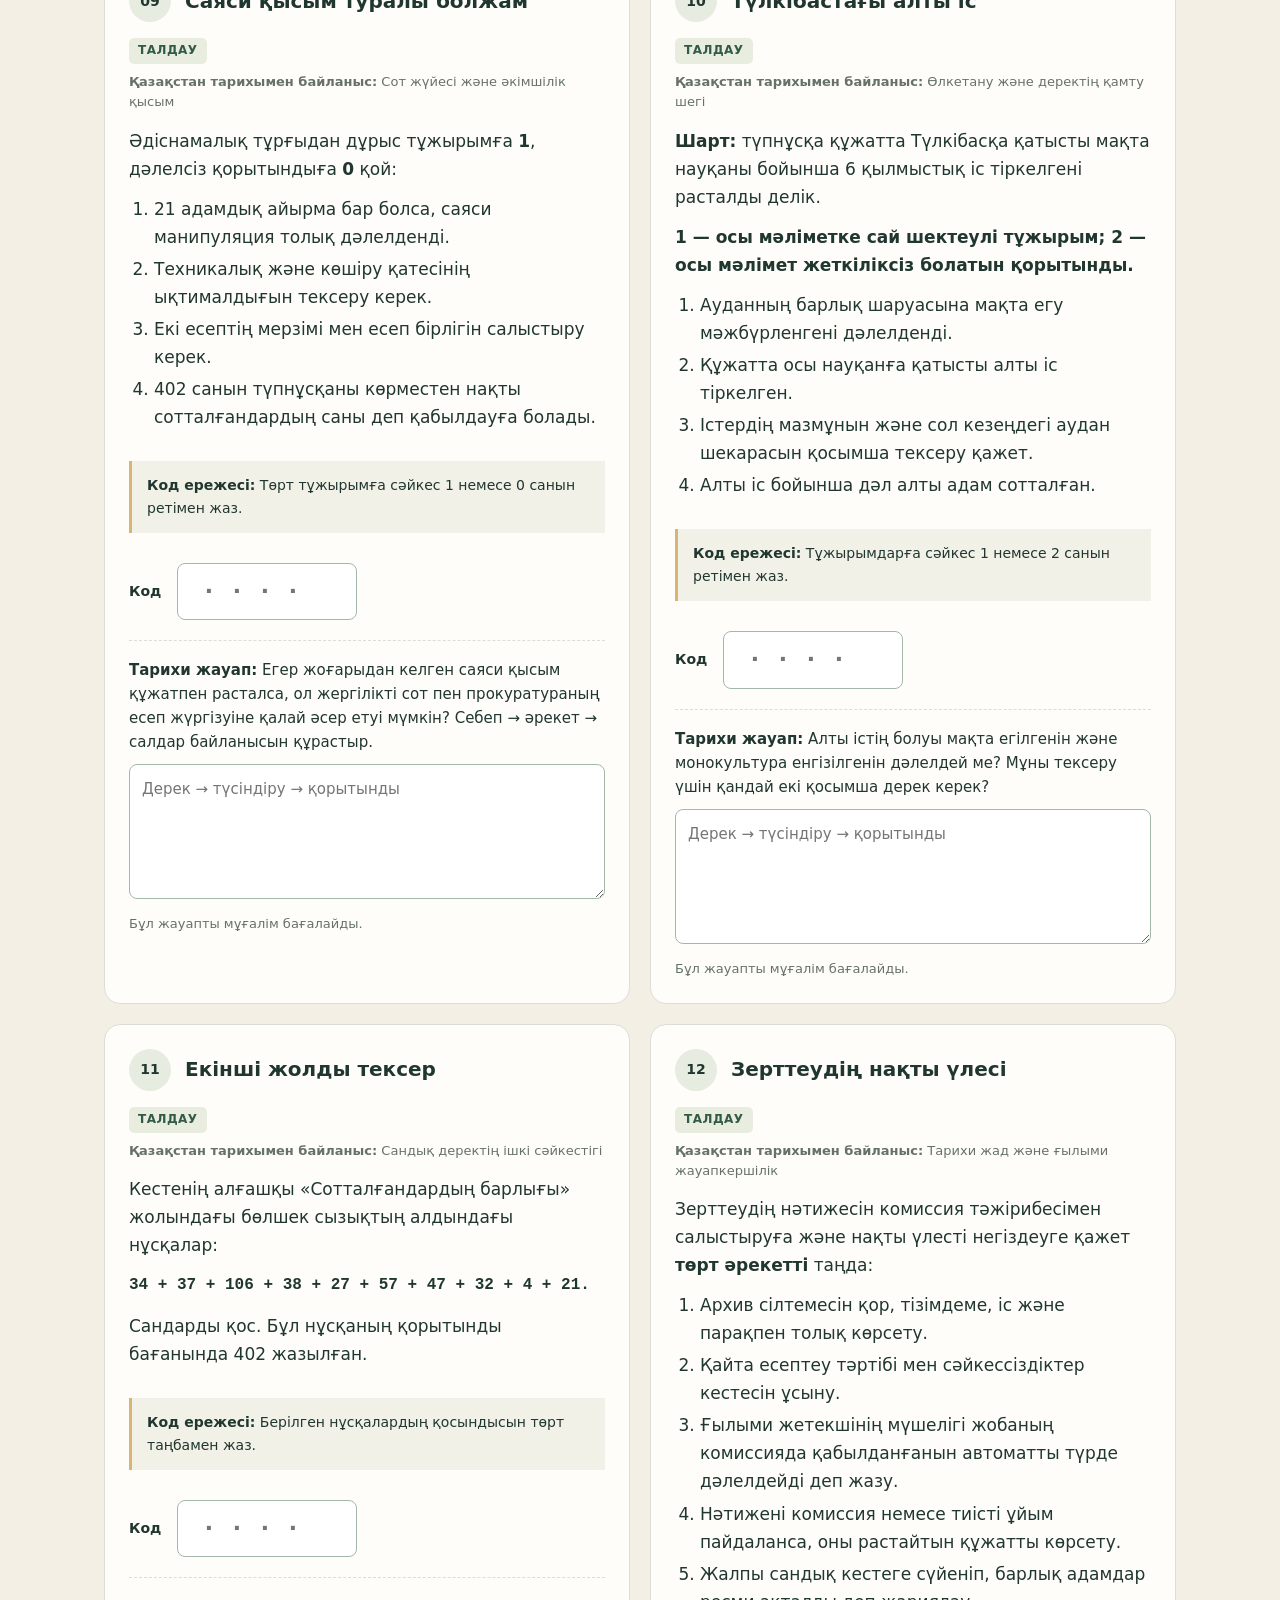
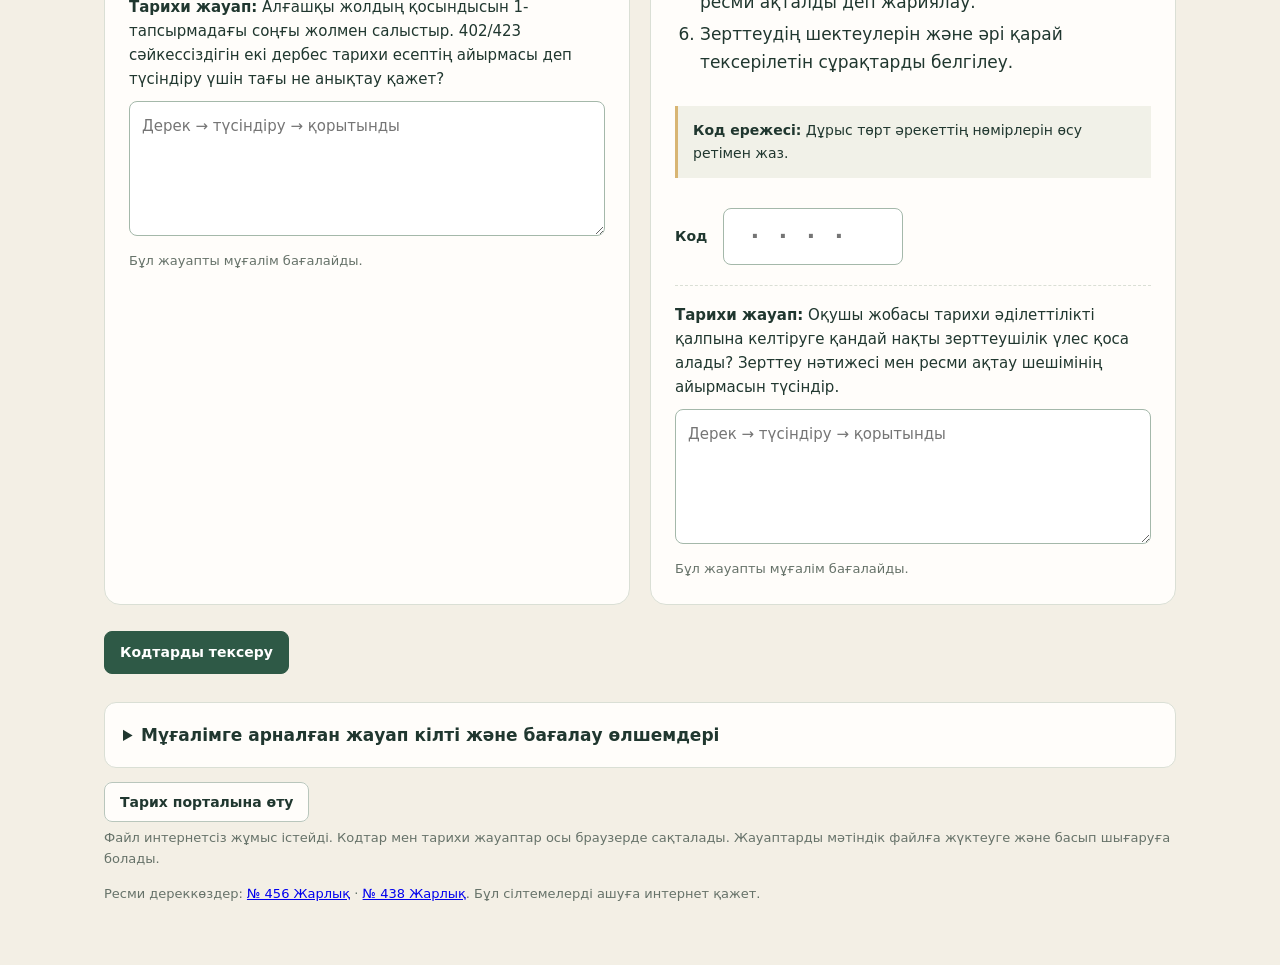
<file: history-code.html>
<!doctype html>
<html lang="kk"><head><meta charset="utf-8"><meta name="viewport" content="width=device-width,initial-scale=1"><title>Кодты тап — Қазақстан тарихымен байланыс</title><style>
:root{--ink:#20372f;--paper:#f3efe5;--green:#2e5946;--muted:#667269;--line:#dadfd5;--gold:#d8b573}*{box-sizing:border-box}body{margin:0;background:var(--paper);color:var(--ink);font:17px/1.65 system-ui,-apple-system,"Segoe UI",Arial,sans-serif}header{background:var(--ink);color:white;padding:38px 24px 42px}main,.hero{max-width:1120px;margin:auto}.eyebrow{text-transform:uppercase;letter-spacing:.16em;font-size:12px;color:var(--gold);font-weight:700}h1{font-size:clamp(34px,6vw,64px);line-height:1.1;margin:14px 0}header p{margin:0;max-width:700px;color:#e3e7dd;font-size:20px}.pills{display:flex;gap:12px;flex-wrap:wrap;margin-top:24px}.pills span{border:1px solid #617267;padding:5px 14px;border-radius:30px;font-size:14px}main{padding:28px 24px 48px}.intro{background:#fffdfa;border:1px solid var(--line);border-radius:16px;padding:22px;margin-bottom:24px}.intro p{margin:0 0 16px}.identity{display:flex;gap:18px;flex-wrap:wrap}.identity label{font-size:14px;flex:1;min-width:180px}.identity input{display:block;width:100%;margin-top:6px;border:1px solid #b9c6bc;border-radius:8px;padding:11px;font:inherit;background:white}.toolbar{display:flex;gap:10px;flex-wrap:wrap;align-items:center;margin-bottom:20px}button, .portal{font:600 14px/1.4 system-ui;cursor:pointer;padding:11px 15px;border:1px solid #b9c6bc;background:#fffdfa;color:var(--ink);border-radius:8px;text-decoration:none}button:hover,.portal:hover{background:#e6ecdf}button.primary{background:var(--green);color:white;border-color:var(--green)}button:disabled{opacity:.6;cursor:default}#progress{margin-left:auto;font-size:14px;color:var(--muted)}.grid{display:grid;grid-template-columns:repeat(2,minmax(0,1fr));gap:20px}.card{background:#fffdfa;border:1px solid var(--line);border-radius:16px;padding:24px;display:flex;flex-direction:column;scroll-margin-top:20px}.card-head{display:flex;gap:14px;align-items:center;margin-bottom:16px}.num{font-size:14px;font-weight:750;background:#e6ecdf;display:grid;place-items:center;min-width:42px;height:42px;border-radius:50%}h2{font-size:20px;line-height:1.35;margin:0}.prompt ul,.prompt ol{padding-left:25px;margin:12px 0}.prompt li{margin-bottom:4px}.rule{padding:13px 15px;background:#f1f1e8;border-left:3px solid var(--gold);font-size:14px;line-height:1.65;margin:18px 0}.note{color:var(--muted);font-size:13px;margin:0 0 18px}.answer{display:flex;align-items:center;gap:16px;margin-top:auto;padding-top:6px}.answer label{font-size:14px;font-weight:700}.code{width:180px;max-width:80%;padding:8px 10px 8px 22px;border:1px solid #a4b8aa;border-radius:8px;background:#fff;font:700 28px/1.4 ui-monospace,Consolas,monospace;letter-spacing:.4em;color:var(--ink)}input:focus-visible,button:focus-visible,summary:focus-visible,a:focus-visible{outline:3px solid #c39b48;outline-offset:3px}.code[readonly]{background:#f3f4ee}.code[aria-invalid="true"]{border:2px solid #ad4333}.card.correct{border-color:#6d9b7a}.card.incorrect{border-color:#c67964}.feedback{font-size:14px;line-height:1.6;margin-bottom:0}.correct .feedback{color:#25643c}.incorrect .feedback{color:#9c3927}.print-box{display:none}.bottom{margin-top:26px}#result{padding:22px;border-radius:12px;background:#e5ecde;border:1px solid #b7cbb5;margin-bottom:18px}#result h2{font-size:26px;margin-bottom:8px}#result p{margin:0}#message{color:#9c3927;font-weight:600;font-size:15px}details{margin-top:28px;background:#fffdfa;border:1px solid var(--line);border-radius:12px;padding:18px}summary{font-weight:700;cursor:pointer}table{width:100%;border-collapse:collapse;margin-top:16px;font-size:15px}td,th{text-align:left;padding:10px;border-bottom:1px solid var(--line);vertical-align:top}.keycode{font:700 18px ui-monospace,Consolas,monospace;letter-spacing:.08em}.table-wrap{overflow-x:auto}footer{font-size:13px;color:var(--muted);margin-top:24px}.status{min-height:20px;margin-top:10px;font-size:12px;color:var(--muted)}@media(max-width:680px){header{padding:30px 18px}header p{font-size:18px}main{padding:20px 16px}.grid{grid-template-columns:1fr}.card{padding:20px}#progress{width:100%;margin-left:0}.toolbar button,.portal{font-size:13px;padding:10px 12px}.intro{padding:18px}td,th{padding:8px 6px;font-size:13px}}@media print{@page{size:A4;margin:14mm}body{background:white;color:#000;font:11pt/1.5 Arial,sans-serif}header{background:white;color:black;padding:0 0 15px;border-bottom:2px solid #333}header p,.eyebrow{color:black}h1{font-size:28pt}.pills,.toolbar,.status,footer,details:not([open]),#message{display:none!important}main{padding:15px 0}.intro{border:0;padding:0}.identity input{border:0;border-bottom:1px solid #555;border-radius:0;padding:5px 0}.grid{display:block}.card{padding:15px 0;border:0;border-bottom:1px solid #bbb;border-radius:0;break-inside:avoid}.card-head{margin-bottom:10px}.num{background:white;border:1px solid #888;height:28px;min-width:28px}.rule{background:white;padding:6px 10px}.answer .code{display:none}.print-box{display:inline;font-size:20pt;letter-spacing:.2em}h2{font-size:14pt}details{border:0;padding:0;break-before:page}summary{list-style:none}#result{background:white;border:1px solid #888}#result h2{font-size:18pt}}

.level{align-self:flex-start;font-size:12px;letter-spacing:.04em;text-transform:uppercase;font-weight:750;color:#315b46;background:#e9eddf;border-radius:5px;padding:3px 9px;margin-bottom:8px}
.course{font-size:13px;line-height:1.55;color:var(--muted);margin:0 0 14px}.prompt p{margin:0 0 12px}.numbers{font:600 16px/1.8 ui-monospace,Consolas,monospace;overflow-wrap:anywhere}
.reason{margin-top:20px;padding-top:17px;border-top:1px dashed var(--line)}.reason label{font-size:15px;line-height:1.6;display:block;margin-bottom:10px}.historical{width:100%;min-height:135px;resize:vertical;padding:12px;border:1px solid #a4b8aa;border-radius:8px;font:15px/1.6 system-ui,Arial,sans-serif;color:var(--ink);background:white}.historical[readonly]{background:#f3f4ee}.historical:focus-visible{outline:3px solid #c39b48;outline-offset:3px}.historical[aria-invalid="true"]{border:2px solid #ad4333}.reason .note{margin:6px 0 0}.answer{margin-top:6px}.print-reason,.print-code{display:none}
.reading{max-width:900px;margin-top:20px}.reading h2{margin-bottom:15px}.reading h3{font-size:17px;margin:22px 0 10px}.reading p{font-size:15px;line-height:1.8}.reading a{color:#24533e}caption{text-align:left;font-weight:700;margin-bottom:10px}.stage-links{display:flex;gap:8px;flex-wrap:wrap;margin:18px 0}.stage-links a{border:1px solid var(--line);border-radius:6px;padding:6px 11px;color:var(--ink);font-size:14px;text-decoration:none}.stage-links a:hover{background:#e6ecdf}.grid{margin-top:24px}.key-note{font-size:14px;line-height:1.7}.noscript{border:1px solid #b28b48;padding:15px;background:#fff9e8;font-size:14px}
@media print{.stage-links,.level,#source:not([open]){display:none!important}.course{font-size:9pt;color:black}.historical{display:none}.print-reason{display:block;white-space:pre-wrap;overflow-wrap:anywhere;min-height:22mm;border-bottom:1px solid #aaa;padding:3mm 0}.reason{margin-top:10px;padding-top:7px}.reason label{font-size:10pt}.reason .note{display:none}.answer .print-code{display:inline;font:700 14pt ui-monospace,Consolas,monospace;letter-spacing:.15em}.answer .print-box.has-code{display:none}.card{break-inside:avoid}.reading a{color:black;text-decoration:none}.reading p{font-size:10pt}.reading table{font-size:9pt}#source{break-before:auto}#teacher{break-before:page}.numbers{font-size:10pt}.feedback{font-size:9pt}#result p{font-size:10pt}}
</style></head><body>
<a href="index.html#tasks" style="position:fixed;bottom:12px;left:12px;z-index:2147483647;padding:8px 14px;border:1px solid #e5b971;border-radius:8px;background:#102739;color:#fff;font:14px Arial,sans-serif;text-decoration:none;box-shadow:0 2px 10px #0003" aria-label="Тапсырмалар бөліміне қайту">← Тапсырмалар</a><header><div class="hero"><div class="eyebrow">Қазақстан тарихы · тарихи дерекпен жұмыс</div><h1>«КОДТЫ ТАП»</h1><p>Мақта дайындау науқаны және қуғын-сүргін</p><div class="pills"><span>12 тапсырма</span><span>4 таңбалы код</span><span>Кодтар: 12 ұпай</span><span>Тарихи түсіндірме</span></div></div></header><main>
<section class="intro"><p><b>Ойын ережесі.</b> Әр тапсырманың кодын тап және тарихи сұрағына жауап жаз. Код төрт таңбадан тұрады. Қысқа санның алдына нөл қос: <b>15 → 0015</b>. Кодтар автоматты тексеріледі; тарихи жауаптарды мұғалім бағалайды. Ең жоғары автоматты нәтиже — <b>12 ұпай</b>.</p><p><b>Жауап құрастыру:</b> деректі ата → Қазақстан тарихындағы құбылыспен байланыстыр → негізді қорытынды жаса. Дәлел жетпесе, оны тексеруге қажет құжатты көрсет.</p>
<div class="identity"><label>Оқушының аты-жөні<input id="student" type="text" autocomplete="name" placeholder="Аты-жөніңіз" maxlength="150"></label><label>Сынып<input id="classroom" type="text" placeholder="Сыныбыңыз" maxlength="40"></label></div><div class="status" id="saveStatus" aria-live="polite"></div></section>
<noscript><p class="noscript">Автоматты тексеру үшін JavaScript қосылуы керек. Тапсырмаларды оқып, басып шығаруға болады.</p></noscript>
<details id="source"><summary>Оқуға арналған мәтін және деректер</summary><div class="reading">
<h2>Мақта дайындау науқаны: өндіріс, мәжбүрлеу және дерек</h2>
<p>Бірінші бесжылдық кезеңінде мақта өндірісін арттыру тоқыма өнеркәсібінің шикізатқа қажеттілігімен байланысты болды. Ұсынылған зерттеу мәтінінде мақта зауыттарын дамыту, колхоздарға біріктіру және дайындау жоспарын орындату қатар сипатталады. Онда айыппұл, тәркілеу, қоныс аударту және соттық жазалау шаралары туралы мәліметтер келтірілген.</p>
<p>Қазақстан тарихы курсымен байланысы: <b>индустрияландыру, ұжымдастыру, жоспарлы экономика, саяси қуғын-сүргін және тәуелсіз Қазақстандағы тарихи жад.</b> Бұл құбылыстардың байланысын көрсетіп, әрқайсысының уақыты мен мазмұнын ажырату қажет.</p>
<h3>1930 жылғы кестенің екі жолы</h3>
<p>Бұл — мұғалім ұсынған мәтіндегі кестенің оқу үшін алынған үзіндісі. Түпнұсқа архив парағы ұсынылмаған. Бөлшек сызықтармен берілген нұсқалардың мағынасы бастапқы құжатпен тексерілуі керек.</p>
<div class="table-wrap"><table><caption>Кестеде жазылған көрсеткіштер</caption><thead><tr><th>Аудан</th><th>Алғашқы «Сотталғандардың барлығы» жолы</th><th>Соңғы «Сотталғандар» жолы</th></tr></thead><tbody>
<tr><td>Шымкент</td><td>34</td><td>34</td></tr><tr><td>Иржар</td><td>37</td><td>37</td></tr><tr><td>Келес</td><td>106 / 102</td><td>102</td></tr><tr><td>Түркістан</td><td>38</td><td>38</td></tr><tr><td>Қараспан</td><td>27 / 48</td><td>48</td></tr><tr><td>Арыс</td><td>57 / 60</td><td>60</td></tr><tr><td>Жаңақорған</td><td>47</td><td>47</td></tr><tr><td>Сайрам</td><td>32</td><td>32</td></tr><tr><td>Бадам</td><td>4</td><td>4</td></tr><tr><td>Беловод</td><td>21</td><td>21</td></tr><tr><th>Кестеде көрсетілген қорытынды</th><td>402 / 423</td><td>402</td></tr></tbody></table></div>
<p><b>Деректанулық сұрақ:</b> айырма техникалық қатеден, есеп мерзімінен, есеп бірлігінен, қайталама тіркеуден немесе саяси бұрмалаудан туған ба? Себептің әр нұсқасын құжатпен тексеру керек. Сәйкессіздіктің өзі әдейі бұрмалауды дәлелдемейді.</p>
<h3>Түлкібас және тұлға тарихы</h3>
<p>Зерттеу авторы Түлкібасқа қатысты мақта науқаны бойынша 6 қылмыстық іс туралы мәлімет келтіреді. Бірақ ұсынылған кестеде Түлкібас бағаны жоқ. Сондықтан архив сілтемесі мен істердің мазмұнын нақтылау қажет. Іс саны адам санын немесе мақта егілген алқапты өздігінен көрсетпейді.</p>
<p>Мәтінде М. Бағызбаевтың мақта шаруашылығына қосқан үлесі және қуғын-сүргінге ұшырауы айтылады. Өмірбаяндық тұжырымдар тағайындау құжаттары, шаруашылық есептері, сот үкімі және ақтау туралы шешіммен тексеріледі. Тұрар Рысқұлов пен М. Бағызбаевқа қатысты қызмет жылдары аралас берілген сөйлем жеке деректер арқылы ажыратылуы керек.</p>
<h3>Мемлекеттік комиссияның тәжірибесімен салыстыру</h3>
<p>Комиссия 2020 жылғы 24 қарашадағы № 456 Жарлықпен құрылды. Ережеде құрбандар санаттарын зерделеу, тарихи әділеттілік пен толық ақтау жөнінде ұсыныстар әзірлеу көзделген. Осы Жарлықтың күші 2024 жылғы 22 қаңтардағы № 438 Жарлықпен жойылды. Сондықтан комиссияға қатысу туралы мәліметте тиісті кезең көрсетілуі қажет.</p>
<p>Комиссия тәжірибесімен салыстыру үшін оның нақты әдістемелік құжаты немесе жарияланған нәтижесі қажет. Ғылыми жетекшінің мүшелігін, жобаның комиссиямен байланысын және нәтижесінің ресми пайдаланылғанын бөлек дәлелдеу керек. Оқушының құжаттарды жүйелеуі — зерттеушілік жұмыс; ол ресми ақтау шешімін алмастырмайды.</p>
<p><b>Ресми дереккөздер:</b> <a href="https://adilet.zan.kz/kaz/docs/U2000000456" target="_blank" rel="noopener noreferrer">2020 жылғы № 456 Жарлық</a> · <a href="https://adilet.zan.kz/kaz/docs/U2400000438" target="_blank" rel="noopener noreferrer">2024 жылғы № 438 Жарлық</a>.</p>
<p class="note">Оқу тапсырмалары ұсынылған зерттеу мәтіні мен кесте үзіндісіне негізделген. ТОМА, 816-қор туралы архивтік мәліметті тексеру үшін тізімдеме, іс, парақ және түпнұсқа көшірмесі қажет.</p>
</div></details>
<nav class="stage-links" aria-label="Тапсырмалар бөлімдері"><a href="#task1">Қолдану: 1–4</a><a href="#task5">Салыстыру: 5–8</a><a href="#task9">Талдау: 9–12</a></nav>
<div class="toolbar"><button id="print" type="button">Басып шығару / PDF</button><button id="export" type="button">Жауаптарды сақтау</button><button id="reset" type="button">Қайта бастау</button><span id="progress" aria-live="polite">Код: 0 / 12 · Тарихи жауап: 0 / 12</span></div>
<div class="grid"><article class="card" id="task1">
<div class="card-head"><span class="num">01</span><h2>Кестені қайта есепте</h2></div>
<div class="level">Қолдану</div><p class="course"><b>Қазақстан тарихымен байланыс:</b> Тарихи деректің сенімділігін тексеру</p>
<div class="prompt"><p>Берілген кестенің соңғы «Сотталғандар» жолындағы аудандық көрсеткіштер:</p><p class="numbers">34 + 37 + 102 + 38 + 48 + 60 + 47 + 32 + 4 + 21.</p><p>Осы сандардың қосындысын тап. Кестеде бұл жолдың қорытындысы <b>402</b> деп жазылған.</p></div><p class="rule"><b>Код ережесі:</b> Аудандық көрсеткіштердің қосындысын төрт таңбамен жаз.</p>
<div class="answer"><label for="code1">Код</label><input id="code1" name="code1" class="code" type="text" inputmode="numeric" pattern="[0-9]{4}" maxlength="4" autocomplete="off" placeholder="····" aria-describedby="feedback1"><span class="print-box">□ □ □ □</span><span class="print-code" id="printedcode1"></span></div>
<div class="reason"><label for="reason1"><b>Тарихи жауап:</b> Қосынды мен қорытынды баған сәйкес келмесе, зерттеуші қандай әрекет жасауы керек? 1–2 сөйлеммен түсіндір.</label><textarea id="reason1" class="historical" rows="4" maxlength="4000" placeholder="Дерек → түсіндіру → қорытынды" aria-describedby="review1"></textarea><div class="print-reason" id="printedreason1"></div><p id="review1" class="note">Бұл жауапты мұғалім бағалайды.</p></div>
<p class="feedback" id="feedback1" hidden></p></article><article class="card" id="task2">
<div class="card-head"><span class="num">02</span><h2>15%: шартты есеп</h2></div>
<div class="level">Қолдану</div><p class="course"><b>Қазақстан тарихымен байланыс:</b> Жоспарлы экономика және есеп беру</p>
<div class="prompt"><p><b>Шартты оқу жағдайы:</b> 402 санына 15% қосып есепте. Нәтижені ең жақын бүтін санға дөңгелекте. Оны мәтіндегі 423 көрсеткішімен салыстыр.</p><p class="note">Бұл — есеп шығаруға арналған модель. 15% арттыру туралы тарихи бұйрықтың болғаны берілген құжаттармен расталмаған.</p></div><p class="rule"><b>Код ережесі:</b> 15% қосылған, бүтін санға дөңгелектелген көрсеткішті төрт таңбамен жаз.</p>
<div class="answer"><label for="code2">Код</label><input id="code2" name="code2" class="code" type="text" inputmode="numeric" pattern="[0-9]{4}" maxlength="4" autocomplete="off" placeholder="····" aria-describedby="feedback2"><span class="print-box">□ □ □ □</span><span class="print-code" id="printedcode2"></span></div>
<div class="reason"><label for="reason2"><b>Тарихи жауап:</b> Дөңгелектелген нәтиже 423-тен қаншаға артық? Осы есеп тарихи бұрмалауды өздігінен дәлелдей ала ма?</label><textarea id="reason2" class="historical" rows="4" maxlength="4000" placeholder="Дерек → түсіндіру → қорытынды" aria-describedby="review2"></textarea><div class="print-reason" id="printedreason2"></div><p id="review2" class="note">Бұл жауапты мұғалім бағалайды.</p></div>
<p class="feedback" id="feedback2" hidden></p></article><article class="card" id="task3">
<div class="card-head"><span class="num">03</span><h2>Тарихи уақытты байланыстыр</h2></div>
<div class="level">Қолдану</div><p class="course"><b>Қазақстан тарихымен байланыс:</b> Индустрияландыру → қуғын-сүргін → тарихи жад</p>
<div class="prompt"><p>Оқиғаларды уақыт ретімен орналастыр:</p><ol><li>2020 жыл — толық ақтау жөніндегі мемлекеттік комиссияның құрылуы.</li><li>1937–1938 жылдар — жаппай саяси қуғын-сүргін.</li><li>1928 жыл — бірінші бесжылдықтың басталуы.</li><li>1930 жыл — мақта науқанына байланысты берілген сот есептері.</li></ol></div><p class="rule"><b>Код ережесі:</b> Оқиғалардың нөмірлерін ең ертесінен ең кейінгісіне қарай қатар жаз.</p>
<div class="answer"><label for="code3">Код</label><input id="code3" name="code3" class="code" type="text" inputmode="numeric" pattern="[0-9]{4}" maxlength="4" autocomplete="off" placeholder="····" aria-describedby="feedback3"><span class="print-box">□ □ □ □</span><span class="print-code" id="printedcode3"></span></div>
<div class="reason"><label for="reason3"><b>Тарихи жауап:</b> 1930 жылғы мақта науқаны туралы деректер мен 1937–1938 жылдардағы қуғын-сүргінді байланыстыратын ортақ белгі қандай? Екі кезеңнің айырмасын да ата.</label><textarea id="reason3" class="historical" rows="4" maxlength="4000" placeholder="Дерек → түсіндіру → қорытынды" aria-describedby="review3"></textarea><div class="print-reason" id="printedreason3"></div><p id="review3" class="note">Бұл жауапты мұғалім бағалайды.</p></div>
<p class="feedback" id="feedback3" hidden></p></article><article class="card" id="task4">
<div class="card-head"><span class="num">04</span><h2>Ұғымды жағдайға қолдан</h2></div>
<div class="level">Қолдану</div><p class="course"><b>Қазақстан тарихымен байланыс:</b> Индустрияландыру, ұжымдастыру, тәркілеу, қуғын-сүргін</p>
<div class="prompt"><p>Ұғымдар: <b>1 — индустрияландыру; 2 — ұжымдастыру; 3 — тәркілеу; 4 — саяси қуғын-сүргін.</b></p><p>Төмендегі сипаттамаларға сәйкес ұғымды таңда:</p><ol><li>Жеке шаруашылықтарды колхозға біріктіру.</li><li>Мақта өңдейтін өнеркәсіп орындарын дамыту.</li><li>Адамдарды саяси немесе таптық айыптаулармен қудалау.</li><li>Мал-мүлікті мәжбүрлі түрде алып қою.</li></ol></div><p class="rule"><b>Код ережесі:</b> Әр сипаттамаға сәйкес ұғымның нөмірін берілген ретпен жаз.</p>
<div class="answer"><label for="code4">Код</label><input id="code4" name="code4" class="code" type="text" inputmode="numeric" pattern="[0-9]{4}" maxlength="4" autocomplete="off" placeholder="····" aria-describedby="feedback4"><span class="print-box">□ □ □ □</span><span class="print-code" id="printedcode4"></span></div>
<div class="reason"><label for="reason4"><b>Тарихи жауап:</b> Мақта дайындау науқаны осы төрт ұғымның кемінде екеуімен қалай байланысты? Мәтіннен бір мысал келтір.</label><textarea id="reason4" class="historical" rows="4" maxlength="4000" placeholder="Дерек → түсіндіру → қорытынды" aria-describedby="review4"></textarea><div class="print-reason" id="printedreason4"></div><p id="review4" class="note">Бұл жауапты мұғалім бағалайды.</p></div>
<p class="feedback" id="feedback4" hidden></p></article><article class="card" id="task5">
<div class="card-head"><span class="num">05</span><h2>Өндіріс пен мәжбүрлеу</h2></div>
<div class="level">Салыстыру</div><p class="course"><b>Қазақстан тарихымен байланыс:</b> Кеңестік экономикалық саясаттың қайшылықтары</p>
<div class="prompt"><p>Әр шараның басым сипатын анықта: <b>1 — өндірісті дамыту; 2 — әкімшілік мәжбүрлеу.</b></p><ol><li>Мақта өңдеу зауытын ұйымдастыру.</li><li>Мақта тапсырмағаны үшін соттау.</li><li>Тоқыма өнеркәсібінің шикізат қорын арттыру.</li><li>Шаруаларды жазалау мақсатында басқа жерге қоныс аударту.</li></ol></div><p class="rule"><b>Код ережесі:</b> Әр шараға сәйкес 1 немесе 2 санын берілген ретпен жаз.</p>
<div class="answer"><label for="code5">Код</label><input id="code5" name="code5" class="code" type="text" inputmode="numeric" pattern="[0-9]{4}" maxlength="4" autocomplete="off" placeholder="····" aria-describedby="feedback5"><span class="print-box">□ □ □ □</span><span class="print-code" id="printedcode5"></span></div>
<div class="reason"><label for="reason5"><b>Тарихи жауап:</b> Қолайлы аймақта өндірісті дамыту мен шаруаларды мәжбүрлеуді мақсаты, тәсілі және халыққа әсері бойынша салыстыр. Түлкібасқа қатысты географиялық тұжырымды қандай дерекпен тексерер едің?</label><textarea id="reason5" class="historical" rows="4" maxlength="4000" placeholder="Дерек → түсіндіру → қорытынды" aria-describedby="review5"></textarea><div class="print-reason" id="printedreason5"></div><p id="review5" class="note">Бұл жауапты мұғалім бағалайды.</p></div>
<p class="feedback" id="feedback5" hidden></p></article><article class="card" id="task6">
<div class="card-head"><span class="num">06</span><h2>Дерек пе, болжам ба?</h2></div>
<div class="level">Салыстыру</div><p class="course"><b>Қазақстан тарихымен байланыс:</b> Тарихи факт пен авторлық түсіндіру</p>
<div class="prompt"><p><b>1 — ұсынылған материалдан тікелей тексерілетін мәлімет; 2 — қосымша дәлел қажет болжам.</b></p><ol><li>Кестеде 402 және 423 көрсеткіштері жазылған.</li><li>423 пен 402 арасындағы айырма — 21.</li><li>21 адамдық айырма міндетті түрде саяси бұрмалаудан туған.</li><li>Бір адам екі әлеуметтік санатқа қатар тіркелген болуы мүмкін.</li></ol></div><p class="rule"><b>Код ережесі:</b> Әр тұжырымға сәйкес 1 немесе 2 санын ретімен жаз.</p>
<div class="answer"><label for="code6">Код</label><input id="code6" name="code6" class="code" type="text" inputmode="numeric" pattern="[0-9]{4}" maxlength="4" autocomplete="off" placeholder="····" aria-describedby="feedback6"><span class="print-box">□ □ □ □</span><span class="print-code" id="printedcode6"></span></div>
<div class="reason"><label for="reason6"><b>Тарихи жауап:</b> 21 адамдық айырманың пайда болуын түсіндіретін екі ықтимал себепті ата. Оларды тексеруге қандай құжат қажет?</label><textarea id="reason6" class="historical" rows="4" maxlength="4000" placeholder="Дерек → түсіндіру → қорытынды" aria-describedby="review6"></textarea><div class="print-reason" id="printedreason6"></div><p id="review6" class="note">Бұл жауапты мұғалім бағалайды.</p></div>
<p class="feedback" id="feedback6" hidden></p></article><article class="card" id="task7">
<div class="card-head"><span class="num">07</span><h2>Жазалау мен ақтау</h2></div>
<div class="level">Салыстыру</div><p class="course"><b>Қазақстан тарихымен байланыс:</b> Тәуелсіз Қазақстан және тарихи әділеттілік</p>
<div class="prompt"><p>Сипаттамаларды екі бағытпен сәйкестендір: <b>1 — 1930 жылғы науқандық жазалау; 2 — толық ақтау жөніндегі комиссияға жүктелген зерттеу және ұсыныс әзірлеу жұмысы.</b></p><ol><li>Мақта дайындау жоспарын жазалау шаралары арқылы орындату.</li><li>Қуғын-сүргін құрбандарының санаттарын зерделеу.</li><li>Тарихи әділеттілікті қалпына келтіру жөнінде ұсыныстар дайындау.</li><li>Шаруаларды таптық санаттарға бөліп, қудалау.</li></ol></div><p class="rule"><b>Код ережесі:</b> Әр сипаттамаға сәйкес 1 немесе 2 санын ретімен жаз.</p>
<div class="answer"><label for="code7">Код</label><input id="code7" name="code7" class="code" type="text" inputmode="numeric" pattern="[0-9]{4}" maxlength="4" autocomplete="off" placeholder="····" aria-describedby="feedback7"><span class="print-box">□ □ □ □</span><span class="print-code" id="printedcode7"></span></div>
<div class="reason"><label for="reason7"><b>Тарихи жауап:</b> Жазалау науқаны мен ақтау жұмысының мақсаты және адам тағдырына көзқарасы қалай ерекшеленеді? 2–3 сөйлем жаз.</label><textarea id="reason7" class="historical" rows="4" maxlength="4000" placeholder="Дерек → түсіндіру → қорытынды" aria-describedby="review7"></textarea><div class="print-reason" id="printedreason7"></div><p id="review7" class="note">Бұл жауапты мұғалім бағалайды.</p></div>
<p class="feedback" id="feedback7" hidden></p></article><article class="card" id="task8">
<div class="card-head"><span class="num">08</span><h2>Тұлға және құжат</h2></div>
<div class="level">Салыстыру</div><p class="course"><b>Қазақстан тарихымен байланыс:</b> М. Бағызбаев: өмірбаянды дерекпен тексеру</p>
<div class="prompt"><p>Құжаттар: <b>1 — сот үкімі; 2 — комиссияның бекітілген құрамы; 3 — қызметке тағайындау құжаты; 4 — ақтау туралы шешім.</b></p><p>Әр тұжырымды тексеруге ең тікелей сәйкес құжатты таңда:</p><ol><li>М. Бағызбаев мақта зауытының директоры қызметін атқарған.</li><li>М. Бағызбаевқа өлім жазасы тағайындалған.</li><li>Азамат ресми түрде ақталған.</li><li>Ғылыми жетекші комиссия құрамына кірген.</li></ol></div><p class="rule"><b>Код ережесі:</b> Тұжырымдарға сәйкес құжат нөмірлерін берілген ретпен жаз.</p>
<div class="answer"><label for="code8">Код</label><input id="code8" name="code8" class="code" type="text" inputmode="numeric" pattern="[0-9]{4}" maxlength="4" autocomplete="off" placeholder="····" aria-describedby="feedback8"><span class="print-box">□ □ □ □</span><span class="print-code" id="printedcode8"></span></div>
<div class="reason"><label for="reason8"><b>Тарихи жауап:</b> М. Бағызбаевтың шаруашылықтағы қызметі мен қуғын-сүргінге ұшырауын қандай екі дерек тобын салыстырып зерттер едің? Мәтіндегі Тұрар Рысқұловқа қатысты аралас сөйлемді қалай тексеру керек?</label><textarea id="reason8" class="historical" rows="4" maxlength="4000" placeholder="Дерек → түсіндіру → қорытынды" aria-describedby="review8"></textarea><div class="print-reason" id="printedreason8"></div><p id="review8" class="note">Бұл жауапты мұғалім бағалайды.</p></div>
<p class="feedback" id="feedback8" hidden></p></article><article class="card" id="task9">
<div class="card-head"><span class="num">09</span><h2>Саяси қысым туралы болжам</h2></div>
<div class="level">Талдау</div><p class="course"><b>Қазақстан тарихымен байланыс:</b> Сот жүйесі және әкімшілік қысым</p>
<div class="prompt"><p>Әдіснамалық тұрғыдан дұрыс тұжырымға <b>1</b>, дәлелсіз қорытындыға <b>0</b> қой:</p><ol><li>21 адамдық айырма бар болса, саяси манипуляция толық дәлелденді.</li><li>Техникалық және көшіру қатесінің ықтималдығын тексеру керек.</li><li>Екі есептің мерзімі мен есеп бірлігін салыстыру керек.</li><li>402 санын түпнұсқаны көрместен нақты сотталғандардың саны деп қабылдауға болады.</li></ol></div><p class="rule"><b>Код ережесі:</b> Төрт тұжырымға сәйкес 1 немесе 0 санын ретімен жаз.</p>
<div class="answer"><label for="code9">Код</label><input id="code9" name="code9" class="code" type="text" inputmode="numeric" pattern="[0-9]{4}" maxlength="4" autocomplete="off" placeholder="····" aria-describedby="feedback9"><span class="print-box">□ □ □ □</span><span class="print-code" id="printedcode9"></span></div>
<div class="reason"><label for="reason9"><b>Тарихи жауап:</b> Егер жоғарыдан келген саяси қысым құжатпен расталса, ол жергілікті сот пен прокуратураның есеп жүргізуіне қалай әсер етуі мүмкін? Себеп → әрекет → салдар байланысын құрастыр.</label><textarea id="reason9" class="historical" rows="4" maxlength="4000" placeholder="Дерек → түсіндіру → қорытынды" aria-describedby="review9"></textarea><div class="print-reason" id="printedreason9"></div><p id="review9" class="note">Бұл жауапты мұғалім бағалайды.</p></div>
<p class="feedback" id="feedback9" hidden></p></article><article class="card" id="task10">
<div class="card-head"><span class="num">10</span><h2>Түлкібастағы алты іс</h2></div>
<div class="level">Талдау</div><p class="course"><b>Қазақстан тарихымен байланыс:</b> Өлкетану және деректің қамту шегі</p>
<div class="prompt"><p><b>Шарт:</b> түпнұсқа құжатта Түлкібасқа қатысты мақта науқаны бойынша 6 қылмыстық іс тіркелгені расталды делік.</p><p><b>1 — осы мәліметке сай шектеулі тұжырым; 2 — осы мәлімет жеткіліксіз болатын қорытынды.</b></p><ol><li>Ауданның барлық шаруасына мақта егу мәжбүрленгені дәлелденді.</li><li>Құжатта осы науқанға қатысты алты іс тіркелген.</li><li>Істердің мазмұнын және сол кезеңдегі аудан шекарасын қосымша тексеру қажет.</li><li>Алты іс бойынша дәл алты адам сотталған.</li></ol></div><p class="rule"><b>Код ережесі:</b> Тұжырымдарға сәйкес 1 немесе 2 санын ретімен жаз.</p>
<div class="answer"><label for="code10">Код</label><input id="code10" name="code10" class="code" type="text" inputmode="numeric" pattern="[0-9]{4}" maxlength="4" autocomplete="off" placeholder="····" aria-describedby="feedback10"><span class="print-box">□ □ □ □</span><span class="print-code" id="printedcode10"></span></div>
<div class="reason"><label for="reason10"><b>Тарихи жауап:</b> Алты істің болуы мақта егілгенін және монокультура енгізілгенін дәлелдей ме? Мұны тексеру үшін қандай екі қосымша дерек керек?</label><textarea id="reason10" class="historical" rows="4" maxlength="4000" placeholder="Дерек → түсіндіру → қорытынды" aria-describedby="review10"></textarea><div class="print-reason" id="printedreason10"></div><p id="review10" class="note">Бұл жауапты мұғалім бағалайды.</p></div>
<p class="feedback" id="feedback10" hidden></p></article><article class="card" id="task11">
<div class="card-head"><span class="num">11</span><h2>Екінші жолды тексер</h2></div>
<div class="level">Талдау</div><p class="course"><b>Қазақстан тарихымен байланыс:</b> Сандық деректің ішкі сәйкестігі</p>
<div class="prompt"><p>Кестенің алғашқы «Сотталғандардың барлығы» жолындағы бөлшек сызықтың алдындағы нұсқалар:</p><p class="numbers">34 + 37 + 106 + 38 + 27 + 57 + 47 + 32 + 4 + 21.</p><p>Сандарды қос. Бұл нұсқаның қорытынды бағанында 402 жазылған.</p></div><p class="rule"><b>Код ережесі:</b> Берілген нұсқалардың қосындысын төрт таңбамен жаз.</p>
<div class="answer"><label for="code11">Код</label><input id="code11" name="code11" class="code" type="text" inputmode="numeric" pattern="[0-9]{4}" maxlength="4" autocomplete="off" placeholder="····" aria-describedby="feedback11"><span class="print-box">□ □ □ □</span><span class="print-code" id="printedcode11"></span></div>
<div class="reason"><label for="reason11"><b>Тарихи жауап:</b> Алғашқы жолдың қосындысын 1-тапсырмадағы соңғы жолмен салыстыр. 402/423 сәйкессіздігін екі дербес тарихи есептің айырмасы деп түсіндіру үшін тағы не анықтау қажет?</label><textarea id="reason11" class="historical" rows="4" maxlength="4000" placeholder="Дерек → түсіндіру → қорытынды" aria-describedby="review11"></textarea><div class="print-reason" id="printedreason11"></div><p id="review11" class="note">Бұл жауапты мұғалім бағалайды.</p></div>
<p class="feedback" id="feedback11" hidden></p></article><article class="card" id="task12">
<div class="card-head"><span class="num">12</span><h2>Зерттеудің нақты үлесі</h2></div>
<div class="level">Талдау</div><p class="course"><b>Қазақстан тарихымен байланыс:</b> Тарихи жад және ғылыми жауапкершілік</p>
<div class="prompt"><p>Зерттеудің нәтижесін комиссия тәжірибесімен салыстыруға және нақты үлесті негіздеуге қажет <b>төрт әрекетті</b> таңда:</p><ol><li>Архив сілтемесін қор, тізімдеме, іс және парақпен толық көрсету.</li><li>Қайта есептеу тәртібі мен сәйкессіздіктер кестесін ұсыну.</li><li>Ғылыми жетекшінің мүшелігі жобаның комиссияда қабылданғанын автоматты түрде дәлелдейді деп жазу.</li><li>Нәтижені комиссия немесе тиісті ұйым пайдаланса, оны растайтын құжатты көрсету.</li><li>Жалпы сандық кестеге сүйеніп, барлық адамдар ресми ақталды деп жариялау.</li><li>Зерттеудің шектеулерін және әрі қарай тексерілетін сұрақтарды белгілеу.</li></ol></div><p class="rule"><b>Код ережесі:</b> Дұрыс төрт әрекеттің нөмірлерін өсу ретімен жаз.</p>
<div class="answer"><label for="code12">Код</label><input id="code12" name="code12" class="code" type="text" inputmode="numeric" pattern="[0-9]{4}" maxlength="4" autocomplete="off" placeholder="····" aria-describedby="feedback12"><span class="print-box">□ □ □ □</span><span class="print-code" id="printedcode12"></span></div>
<div class="reason"><label for="reason12"><b>Тарихи жауап:</b> Оқушы жобасы тарихи әділеттілікті қалпына келтіруге қандай нақты зерттеушілік үлес қоса алады? Зерттеу нәтижесі мен ресми ақтау шешімінің айырмасын түсіндір.</label><textarea id="reason12" class="historical" rows="4" maxlength="4000" placeholder="Дерек → түсіндіру → қорытынды" aria-describedby="review12"></textarea><div class="print-reason" id="printedreason12"></div><p id="review12" class="note">Бұл жауапты мұғалім бағалайды.</p></div>
<p class="feedback" id="feedback12" hidden></p></article></div>
<section class="bottom"><div id="result" role="status" hidden></div><p id="message" role="alert"></p><button class="primary" id="check" type="button">Кодтарды тексеру</button></section>
<details id="teacher"><summary>Мұғалімге арналған жауап кілті және бағалау өлшемдері</summary><p class="key-note">Әр дұрыс код — 1 ұпай, барлығы 12 ұпай. Тарихи жауаптар кодқа қарап бағаланбайды. Жауап үлгілері бір ғана міндетті тұжырым емес: оқушы дерекке сүйеніп, балама түсіндіру ұсына алады. Әр тапсырмадағы екі өлшем бойынша кері байланыс беріңіз. Кілтті басып шығару үшін осы бөлімді ашыңыз.</p>
<div class="table-wrap"><table><thead><tr><th>№</th><th>Код</th><th>Түсіндірме, жауап үлгісі және өлшемдер</th></tr></thead><tbody><tr><td>1</td><td><b class="keycode">0423</b></td><td>Аудан сандарының қосындысы — 423. Жазылған 402 санынан айырмасы — 21. Қайта есептеу нәтижесі нақты сотталғандардың түпкілікті саны болып саналмайды.<p><b>Жауап үлгісі:</b> Сәйкессіздікті белгілеп, түпнұсқа құжаттың тиісті парағын қайта қарау керек. Мерзімнің, есеп бірлігінің және көшіріп жазылған сандардың сәйкестігін тексеру қажет.</p><p><b>Бағалау өлшемдері:</b> 1. Сәйкессіздікті атайды. 2. Түпнұсқаны немесе есептеу тәртібін тексеруді ұсынады.</p></td></tr><tr><td>2</td><td><b class="keycode">0462</b></td><td>402 × 1,15 = 462,3; дөңгелектегенде — 462. 462 − 423 = 39. Дөңгелектеусіз айырма — 39,3. Бұл шартты есеп нақты бұйрықтың дәлелі емес.<p><b>Жауап үлгісі:</b> Дөңгелектелген нәтиже 423-тен 39-ға артық. Математикалық модель есептің қалай өзгеретінін көрсетеді, ал тарихи бұрмалауды дәлелдеу үшін бұйрық, хат алмасу немесе жеке істер қажет.</p><p><b>Бағалау өлшемдері:</b> 1. 462 және 39 нәтижелерін дұрыс түсіндіреді. 2. Шартты есеп пен тарихи дәлелді ажыратады.</p></td></tr><tr><td>3</td><td><b class="keycode">3421</b></td><td>Уақыт реті: 1928 → 1930 → 1937–1938 → 2020. Код: 3–4–2–1.<p><b>Жауап үлгісі:</b> Ортақ белгі — мемлекеттік саясат пен мәжбүрлеу тетіктерінің адам тағдырына әсері. 1930 жылғы материалдар нақты шаруашылық науқаны мен сот істерін, ал 1937–1938 жылдар жаппай саяси қуғын-сүргін кезеңін сипаттайды; екі кезеңнің ауқымы мен тетіктерін жеке зерттеу қажет.</p><p><b>Бағалау өлшемдері:</b> 1. Екі кезеңге ортақ белгіні көрсетеді. 2. Оларды бір оқиғаға біріктірмей, айырмасын атайды.</p></td></tr><tr><td>4</td><td><b class="keycode">2143</b></td><td>Сипаттамалар реті: ұжымдастыру — 2; индустрияландыру — 1; саяси қуғын-сүргін — 4; тәркілеу — 3.<p><b>Жауап үлгісі:</b> Мақта өңдеу зауыттарының дамуы индустрияландырумен байланысты. Ал жоспарын орындамаған шаруаларға мүлікті тәркілеу мен соттық жазалау қолданылғаны мәтінде көрсетіледі.</p><p><b>Бағалау өлшемдері:</b> 1. Кемінде екі ұғымды дұрыс қолданады. 2. Мәтіндегі нақты мысалмен байланыстырады.</p></td></tr><tr><td>5</td><td><b class="keycode">1212</b></td><td>Шаралардың басым сипаты: өндіріс — 1; мәжбүрлеу — 2; өндіріс — 1; мәжбүрлеу — 2. Өндірісті дамыту мен мәжбүрлеу бір кезеңде қатар жүруі мүмкін.<p><b>Жауап үлгісі:</b> Өндірісті дамыту шикізатты өңдеуге және шаруашылық мүмкіндіктерін кеңейтуге бағытталады; мәжбүрлеу жазалау арқылы жоспар орындатуды көздейді. Халыққа ықпалын еңбек жағдайы, шығын, табыс және құқықтардың шектелуі арқылы салыстыруға болады. Түлкібас туралы пікірді сол кезеңнің егіс есебі, агрономиялық дерегі және әкімшілік картасымен тексеру керек.</p><p><b>Бағалау өлшемдері:</b> 1. Мақсат пен тәсілді салыстырады. 2. Халыққа ықпалын және географиялық деректі тексеру жолын көрсетеді.</p></td></tr><tr><td>6</td><td><b class="keycode">1122</b></td><td>Алғашқы екі тұжырым ұсынылған кесте мен есептеу арқылы тексеріледі. Соңғы екеуі нақты себепті түсіндіру туралы болжамдар.<p><b>Жауап үлгісі:</b> Айырма көшіру қатесінен, есеп мерзімінің айырмасынан, қайталама тіркеуден немесе саяси бұрмалаудан тууы мүмкін. Түпнұсқа есептер мен атаулы тізімдерді салыстыру керек; саяси қысым туралы тұжырым үшін нұсқау немесе хат алмасу қажет.</p><p><b>Бағалау өлшемдері:</b> 1. Кемінде екі балама себеп ұсынады. 2. Әр болжамды тексеруге қажет деректі атайды.</p></td></tr><tr><td>7</td><td><b class="keycode">1221</b></td><td>Сәйкестік: 1–2–2–1. Комиссияның ережесі тарихи әділеттілікті қалпына келтіру мен ақтау бойынша ұсыныстар әзірлеуді көздеген.<p><b>Жауап үлгісі:</b> Науқандық жазалау шаруаларды жоспар мен таптық саясатқа бағындыруға бағытталды. Ақтау жұмысы адамның қудалану жағдайын тексеріп, тарихи әділеттілік пен құқықтарды қалпына келтіруге негіз дайындауды көздейді. Жиынтық статистика нақты адамның ісін тексерудің орнын баспайды.</p><p><b>Бағалау өлшемдері:</b> 1. Екі жұмыстың мақсатын салыстырады. 2. Адам тағдыры мен жеке істі тексерудің маңызын түсіндіреді.</p></td></tr><tr><td>8</td><td><b class="keycode">3142</b></td><td>Қызмет — 3; жаза — 1; ақтау — 4; мүшелік — 2. Тапсырма нақты өмірбаяндық мәліметті қабылдамас бұрын тексеруге үйретеді.<p><b>Жауап үлгісі:</b> Қызметке тағайындау бұйрықтары мен шаруашылық есептерін тергеу ісі және сот үкімімен салыстыру керек. Тұрар Рысқұлов пен М. Бағызбаевтың қызметі, жылдары мен лауазымдары жеке өмірбаяндық деректермен тексеріліп, аралас сөйлем ажыратылуы тиіс.</p><p><b>Бағалау өлшемдері:</b> 1. Қызмет пен қуғын-сүргін туралы екі дерек тобын атайды. 2. Тұлғалар мен қызмет жылдарын бөлек тексеруді ұсынады.</p></td></tr><tr><td>9</td><td><b class="keycode">0110</b></td><td>Дұрыс әдіснамалық амалдар — екінші және үшінші тұжырым. Саяси қысымның нақты әсері жеке құжаттармен дәлелденуі тиіс.<p><b>Жауап үлгісі:</b> Құжатпен расталған саяси талап → жоғары органға талапқа сай есеп ұсынуға ұмтылу → санаттарды немесе көрсеткіштерді бұрмалау қаупі → жеке адамның жағдайын елемеу қаупі. Бұл ықтимал байланыс; нақты бұрмалау болғанын атаулы тізімдер мен хат алмасу арқылы тексеру қажет.</p><p><b>Бағалау өлшемдері:</b> 1. Себеп, әрекет және салдарды байланыстырады. 2. Шартты болжам мен дәлелденген қорытындыны ажыратады.</p></td></tr><tr><td>10</td><td><b class="keycode">2112</b></td><td>Бірінші және төртінші қорытындыға алты істің саны жеткіліксіз. Бір істе бірнеше адам болуы мүмкін; іс мақта егуге емес, дайындау немесе өткізуге қатысты болуы да мүмкін.<p><b>Жауап үлгісі:</b> Іс саны мақтаның егіс көлемін немесе монокультураны өздігінен дәлелдемейді. Егіс алқабы туралы шаруашылық есеп пен істердің толық мазмұны қажет; әкімшілік шекара мен агрономиялық деректер де салыстырылады.</p><p><b>Бағалау өлшемдері:</b> 1. Іс саны мен адам санын ажыратады. 2. Егіс көлемін немесе науқанның мазмұнын тексеретін екі дерек атайды.</p></td></tr><tr><td>11</td><td><b class="keycode">0403</b></td><td>Алғашқы нұсқалардың қосындысы — 403, соңғы жолдың қосындысы — 423. Демек, ұсынылған көшірменің ішінде 402/423 айырмасынан бөлек сәйкессіздік те бар.<p><b>Жауап үлгісі:</b> Екі жолдың нұсқалары мен кейбір аудандық сандары әртүрлі. Бөлшек сызық нені білдіретінін, қай нұсқа түпнұсқадан алынғанын, қайсысы түзету екенін және жолдардың есеп бірлігін анықтау керек. Түпнұсқа есептерсіз оларды «нақты сот үкімі» және «саяси есеп» деп бөлуге негіз жеткіліксіз.</p><p><b>Бағалау өлшемдері:</b> 1. 403 пен 423 қосындыларын салыстырады. 2. Нұсқалар мен есептердің шығу тегін тексеруді ұсынады.</p></td></tr><tr><td>12</td><td><b class="keycode">1246</b></td><td>Негізді әрекеттер — 1, 2, 4, 6. Комиссия тәжірибесіне сүйену, комиссиямен байланыс және нәтижені ресми пайдалану — жеке-жеке дәлелденетін тұжырымдар.<p><b>Жауап үлгісі:</b> Оқушы құжаттарды жүйелеп, атаулы деректерді салыстырып, есептегі қайшылықтарды анықтап және зерттеу материалын ұсына алады. Ресми ақтау — уәкілетті органдардың тиісті рәсімі; оқушының зерттеу нәтижесі мұндай шешімнің орнына жүрмейді. Комиссияның нақты пайдаланғаны туралы пікір тиісті құжатпен расталады.</p><p><b>Бағалау өлшемдері:</b> 1. Жүйелеу, салыстыру немесе дерек ұсыну сияқты нақты үлесті атайды. 2. Зерттеу нәтижесі мен ресми шешімді ажыратады.</p></td></tr></tbody></table></div>
<p class="key-note"><b>Ғылыми мәтінге түзету:</b> «Сәйкессіздік саяси манипуляцияны дәлелдейді» дегеннің орнына «Сәйкессіздік анықталды; оның себебі түпнұсқалар мен атаулы тізімдерді салыстыру арқылы тексеріледі» деген тұжырым деректің мүмкіндігін дәлірек көрсетеді. Түлкібас жөніндегі 6 іс, комиссия мүшелігі және нәтиженің ресми пайдаланылуы жеке дерекпен расталуы тиіс.</p></details>
<footer><a class="portal" href="https://jazirakur-netizen.github.io/tulkibas-history/#tour">Тарих порталына өту</a><p>Файл интернетсіз жұмыс істейді. Кодтар мен тарихи жауаптар осы браузерде сақталады. Жауаптарды мәтіндік файлға жүктеуге және басып шығаруға болады.</p><p>Ресми дереккөздер: <a href="https://adilet.zan.kz/kaz/docs/U2000000456" target="_blank" rel="noopener noreferrer">№ 456 Жарлық</a> · <a href="https://adilet.zan.kz/kaz/docs/U2400000438" target="_blank" rel="noopener noreferrer">№ 438 Жарлық</a>. Бұл сілтемелерді ашуға интернет қажет.</p></footer>
</main><script>
'use strict';
document.addEventListener('DOMContentLoaded', () => {
  const tasks = [{"level": "Қолдану", "title": "Кестені қайта есепте", "course": "Тарихи деректің сенімділігін тексеру", "prompt": "<p>Берілген кестенің соңғы «Сотталғандар» жолындағы аудандық көрсеткіштер:<\/p><p class=\"numbers\">34 + 37 + 102 + 38 + 48 + 60 + 47 + 32 + 4 + 21.<\/p><p>Осы сандардың қосындысын тап. Кестеде бұл жолдың қорытындысы <b>402<\/b> деп жазылған.<\/p>", "rule": "Аудандық көрсеткіштердің қосындысын төрт таңбамен жаз.", "code": "0423", "question": "Қосынды мен қорытынды баған сәйкес келмесе, зерттеуші қандай әрекет жасауы керек? 1–2 сөйлеммен түсіндір.", "explanation": "Аудан сандарының қосындысы — 423. Жазылған 402 санынан айырмасы — 21. Қайта есептеу нәтижесі нақты сотталғандардың түпкілікті саны болып саналмайды.", "model": "Сәйкессіздікті белгілеп, түпнұсқа құжаттың тиісті парағын қайта қарау керек. Мерзімнің, есеп бірлігінің және көшіріп жазылған сандардың сәйкестігін тексеру қажет.", "criteria": ["Сәйкессіздікті атайды.", "Түпнұсқаны немесе есептеу тәртібін тексеруді ұсынады."]}, {"level": "Қолдану", "title": "15%: шартты есеп", "course": "Жоспарлы экономика және есеп беру", "prompt": "<p><b>Шартты оқу жағдайы:<\/b> 402 санына 15% қосып есепте. Нәтижені ең жақын бүтін санға дөңгелекте. Оны мәтіндегі 423 көрсеткішімен салыстыр.<\/p><p class=\"note\">Бұл — есеп шығаруға арналған модель. 15% арттыру туралы тарихи бұйрықтың болғаны берілген құжаттармен расталмаған.<\/p>", "rule": "15% қосылған, бүтін санға дөңгелектелген көрсеткішті төрт таңбамен жаз.", "code": "0462", "question": "Дөңгелектелген нәтиже 423-тен қаншаға артық? Осы есеп тарихи бұрмалауды өздігінен дәлелдей ала ма?", "explanation": "402 × 1,15 = 462,3; дөңгелектегенде — 462. 462 − 423 = 39. Дөңгелектеусіз айырма — 39,3. Бұл шартты есеп нақты бұйрықтың дәлелі емес.", "model": "Дөңгелектелген нәтиже 423-тен 39-ға артық. Математикалық модель есептің қалай өзгеретінін көрсетеді, ал тарихи бұрмалауды дәлелдеу үшін бұйрық, хат алмасу немесе жеке істер қажет.", "criteria": ["462 және 39 нәтижелерін дұрыс түсіндіреді.", "Шартты есеп пен тарихи дәлелді ажыратады."]}, {"level": "Қолдану", "title": "Тарихи уақытты байланыстыр", "course": "Индустрияландыру → қуғын-сүргін → тарихи жад", "prompt": "<p>Оқиғаларды уақыт ретімен орналастыр:<\/p><ol><li>2020 жыл — толық ақтау жөніндегі мемлекеттік комиссияның құрылуы.<\/li><li>1937–1938 жылдар — жаппай саяси қуғын-сүргін.<\/li><li>1928 жыл — бірінші бесжылдықтың басталуы.<\/li><li>1930 жыл — мақта науқанына байланысты берілген сот есептері.<\/li><\/ol>", "rule": "Оқиғалардың нөмірлерін ең ертесінен ең кейінгісіне қарай қатар жаз.", "code": "3421", "question": "1930 жылғы мақта науқаны туралы деректер мен 1937–1938 жылдардағы қуғын-сүргінді байланыстыратын ортақ белгі қандай? Екі кезеңнің айырмасын да ата.", "explanation": "Уақыт реті: 1928 → 1930 → 1937–1938 → 2020. Код: 3–4–2–1.", "model": "Ортақ белгі — мемлекеттік саясат пен мәжбүрлеу тетіктерінің адам тағдырына әсері. 1930 жылғы материалдар нақты шаруашылық науқаны мен сот істерін, ал 1937–1938 жылдар жаппай саяси қуғын-сүргін кезеңін сипаттайды; екі кезеңнің ауқымы мен тетіктерін жеке зерттеу қажет.", "criteria": ["Екі кезеңге ортақ белгіні көрсетеді.", "Оларды бір оқиғаға біріктірмей, айырмасын атайды."]}, {"level": "Қолдану", "title": "Ұғымды жағдайға қолдан", "course": "Индустрияландыру, ұжымдастыру, тәркілеу, қуғын-сүргін", "prompt": "<p>Ұғымдар: <b>1 — индустрияландыру; 2 — ұжымдастыру; 3 — тәркілеу; 4 — саяси қуғын-сүргін.<\/b><\/p><p>Төмендегі сипаттамаларға сәйкес ұғымды таңда:<\/p><ol><li>Жеке шаруашылықтарды колхозға біріктіру.<\/li><li>Мақта өңдейтін өнеркәсіп орындарын дамыту.<\/li><li>Адамдарды саяси немесе таптық айыптаулармен қудалау.<\/li><li>Мал-мүлікті мәжбүрлі түрде алып қою.<\/li><\/ol>", "rule": "Әр сипаттамаға сәйкес ұғымның нөмірін берілген ретпен жаз.", "code": "2143", "question": "Мақта дайындау науқаны осы төрт ұғымның кемінде екеуімен қалай байланысты? Мәтіннен бір мысал келтір.", "explanation": "Сипаттамалар реті: ұжымдастыру — 2; индустрияландыру — 1; саяси қуғын-сүргін — 4; тәркілеу — 3.", "model": "Мақта өңдеу зауыттарының дамуы индустрияландырумен байланысты. Ал жоспарын орындамаған шаруаларға мүлікті тәркілеу мен соттық жазалау қолданылғаны мәтінде көрсетіледі.", "criteria": ["Кемінде екі ұғымды дұрыс қолданады.", "Мәтіндегі нақты мысалмен байланыстырады."]}, {"level": "Салыстыру", "title": "Өндіріс пен мәжбүрлеу", "course": "Кеңестік экономикалық саясаттың қайшылықтары", "prompt": "<p>Әр шараның басым сипатын анықта: <b>1 — өндірісті дамыту; 2 — әкімшілік мәжбүрлеу.<\/b><\/p><ol><li>Мақта өңдеу зауытын ұйымдастыру.<\/li><li>Мақта тапсырмағаны үшін соттау.<\/li><li>Тоқыма өнеркәсібінің шикізат қорын арттыру.<\/li><li>Шаруаларды жазалау мақсатында басқа жерге қоныс аударту.<\/li><\/ol>", "rule": "Әр шараға сәйкес 1 немесе 2 санын берілген ретпен жаз.", "code": "1212", "question": "Қолайлы аймақта өндірісті дамыту мен шаруаларды мәжбүрлеуді мақсаты, тәсілі және халыққа әсері бойынша салыстыр. Түлкібасқа қатысты географиялық тұжырымды қандай дерекпен тексерер едің?", "explanation": "Шаралардың басым сипаты: өндіріс — 1; мәжбүрлеу — 2; өндіріс — 1; мәжбүрлеу — 2. Өндірісті дамыту мен мәжбүрлеу бір кезеңде қатар жүруі мүмкін.", "model": "Өндірісті дамыту шикізатты өңдеуге және шаруашылық мүмкіндіктерін кеңейтуге бағытталады; мәжбүрлеу жазалау арқылы жоспар орындатуды көздейді. Халыққа ықпалын еңбек жағдайы, шығын, табыс және құқықтардың шектелуі арқылы салыстыруға болады. Түлкібас туралы пікірді сол кезеңнің егіс есебі, агрономиялық дерегі және әкімшілік картасымен тексеру керек.", "criteria": ["Мақсат пен тәсілді салыстырады.", "Халыққа ықпалын және географиялық деректі тексеру жолын көрсетеді."]}, {"level": "Салыстыру", "title": "Дерек пе, болжам ба?", "course": "Тарихи факт пен авторлық түсіндіру", "prompt": "<p><b>1 — ұсынылған материалдан тікелей тексерілетін мәлімет; 2 — қосымша дәлел қажет болжам.<\/b><\/p><ol><li>Кестеде 402 және 423 көрсеткіштері жазылған.<\/li><li>423 пен 402 арасындағы айырма — 21.<\/li><li>21 адамдық айырма міндетті түрде саяси бұрмалаудан туған.<\/li><li>Бір адам екі әлеуметтік санатқа қатар тіркелген болуы мүмкін.<\/li><\/ol>", "rule": "Әр тұжырымға сәйкес 1 немесе 2 санын ретімен жаз.", "code": "1122", "question": "21 адамдық айырманың пайда болуын түсіндіретін екі ықтимал себепті ата. Оларды тексеруге қандай құжат қажет?", "explanation": "Алғашқы екі тұжырым ұсынылған кесте мен есептеу арқылы тексеріледі. Соңғы екеуі нақты себепті түсіндіру туралы болжамдар.", "model": "Айырма көшіру қатесінен, есеп мерзімінің айырмасынан, қайталама тіркеуден немесе саяси бұрмалаудан тууы мүмкін. Түпнұсқа есептер мен атаулы тізімдерді салыстыру керек; саяси қысым туралы тұжырым үшін нұсқау немесе хат алмасу қажет.", "criteria": ["Кемінде екі балама себеп ұсынады.", "Әр болжамды тексеруге қажет деректі атайды."]}, {"level": "Салыстыру", "title": "Жазалау мен ақтау", "course": "Тәуелсіз Қазақстан және тарихи әділеттілік", "prompt": "<p>Сипаттамаларды екі бағытпен сәйкестендір: <b>1 — 1930 жылғы науқандық жазалау; 2 — толық ақтау жөніндегі комиссияға жүктелген зерттеу және ұсыныс әзірлеу жұмысы.<\/b><\/p><ol><li>Мақта дайындау жоспарын жазалау шаралары арқылы орындату.<\/li><li>Қуғын-сүргін құрбандарының санаттарын зерделеу.<\/li><li>Тарихи әділеттілікті қалпына келтіру жөнінде ұсыныстар дайындау.<\/li><li>Шаруаларды таптық санаттарға бөліп, қудалау.<\/li><\/ol>", "rule": "Әр сипаттамаға сәйкес 1 немесе 2 санын ретімен жаз.", "code": "1221", "question": "Жазалау науқаны мен ақтау жұмысының мақсаты және адам тағдырына көзқарасы қалай ерекшеленеді? 2–3 сөйлем жаз.", "explanation": "Сәйкестік: 1–2–2–1. Комиссияның ережесі тарихи әділеттілікті қалпына келтіру мен ақтау бойынша ұсыныстар әзірлеуді көздеген.", "model": "Науқандық жазалау шаруаларды жоспар мен таптық саясатқа бағындыруға бағытталды. Ақтау жұмысы адамның қудалану жағдайын тексеріп, тарихи әділеттілік пен құқықтарды қалпына келтіруге негіз дайындауды көздейді. Жиынтық статистика нақты адамның ісін тексерудің орнын баспайды.", "criteria": ["Екі жұмыстың мақсатын салыстырады.", "Адам тағдыры мен жеке істі тексерудің маңызын түсіндіреді."]}, {"level": "Салыстыру", "title": "Тұлға және құжат", "course": "М. Бағызбаев: өмірбаянды дерекпен тексеру", "prompt": "<p>Құжаттар: <b>1 — сот үкімі; 2 — комиссияның бекітілген құрамы; 3 — қызметке тағайындау құжаты; 4 — ақтау туралы шешім.<\/b><\/p><p>Әр тұжырымды тексеруге ең тікелей сәйкес құжатты таңда:<\/p><ol><li>М. Бағызбаев мақта зауытының директоры қызметін атқарған.<\/li><li>М. Бағызбаевқа өлім жазасы тағайындалған.<\/li><li>Азамат ресми түрде ақталған.<\/li><li>Ғылыми жетекші комиссия құрамына кірген.<\/li><\/ol>", "rule": "Тұжырымдарға сәйкес құжат нөмірлерін берілген ретпен жаз.", "code": "3142", "question": "М. Бағызбаевтың шаруашылықтағы қызметі мен қуғын-сүргінге ұшырауын қандай екі дерек тобын салыстырып зерттер едің? Мәтіндегі Тұрар Рысқұловқа қатысты аралас сөйлемді қалай тексеру керек?", "explanation": "Қызмет — 3; жаза — 1; ақтау — 4; мүшелік — 2. Тапсырма нақты өмірбаяндық мәліметті қабылдамас бұрын тексеруге үйретеді.", "model": "Қызметке тағайындау бұйрықтары мен шаруашылық есептерін тергеу ісі және сот үкімімен салыстыру керек. Тұрар Рысқұлов пен М. Бағызбаевтың қызметі, жылдары мен лауазымдары жеке өмірбаяндық деректермен тексеріліп, аралас сөйлем ажыратылуы тиіс.", "criteria": ["Қызмет пен қуғын-сүргін туралы екі дерек тобын атайды.", "Тұлғалар мен қызмет жылдарын бөлек тексеруді ұсынады."]}, {"level": "Талдау", "title": "Саяси қысым туралы болжам", "course": "Сот жүйесі және әкімшілік қысым", "prompt": "<p>Әдіснамалық тұрғыдан дұрыс тұжырымға <b>1<\/b>, дәлелсіз қорытындыға <b>0<\/b> қой:<\/p><ol><li>21 адамдық айырма бар болса, саяси манипуляция толық дәлелденді.<\/li><li>Техникалық және көшіру қатесінің ықтималдығын тексеру керек.<\/li><li>Екі есептің мерзімі мен есеп бірлігін салыстыру керек.<\/li><li>402 санын түпнұсқаны көрместен нақты сотталғандардың саны деп қабылдауға болады.<\/li><\/ol>", "rule": "Төрт тұжырымға сәйкес 1 немесе 0 санын ретімен жаз.", "code": "0110", "question": "Егер жоғарыдан келген саяси қысым құжатпен расталса, ол жергілікті сот пен прокуратураның есеп жүргізуіне қалай әсер етуі мүмкін? Себеп → әрекет → салдар байланысын құрастыр.", "explanation": "Дұрыс әдіснамалық амалдар — екінші және үшінші тұжырым. Саяси қысымның нақты әсері жеке құжаттармен дәлелденуі тиіс.", "model": "Құжатпен расталған саяси талап → жоғары органға талапқа сай есеп ұсынуға ұмтылу → санаттарды немесе көрсеткіштерді бұрмалау қаупі → жеке адамның жағдайын елемеу қаупі. Бұл ықтимал байланыс; нақты бұрмалау болғанын атаулы тізімдер мен хат алмасу арқылы тексеру қажет.", "criteria": ["Себеп, әрекет және салдарды байланыстырады.", "Шартты болжам мен дәлелденген қорытындыны ажыратады."]}, {"level": "Талдау", "title": "Түлкібастағы алты іс", "course": "Өлкетану және деректің қамту шегі", "prompt": "<p><b>Шарт:<\/b> түпнұсқа құжатта Түлкібасқа қатысты мақта науқаны бойынша 6 қылмыстық іс тіркелгені расталды делік.<\/p><p><b>1 — осы мәліметке сай шектеулі тұжырым; 2 — осы мәлімет жеткіліксіз болатын қорытынды.<\/b><\/p><ol><li>Ауданның барлық шаруасына мақта егу мәжбүрленгені дәлелденді.<\/li><li>Құжатта осы науқанға қатысты алты іс тіркелген.<\/li><li>Істердің мазмұнын және сол кезеңдегі аудан шекарасын қосымша тексеру қажет.<\/li><li>Алты іс бойынша дәл алты адам сотталған.<\/li><\/ol>", "rule": "Тұжырымдарға сәйкес 1 немесе 2 санын ретімен жаз.", "code": "2112", "question": "Алты істің болуы мақта егілгенін және монокультура енгізілгенін дәлелдей ме? Мұны тексеру үшін қандай екі қосымша дерек керек?", "explanation": "Бірінші және төртінші қорытындыға алты істің саны жеткіліксіз. Бір істе бірнеше адам болуы мүмкін; іс мақта егуге емес, дайындау немесе өткізуге қатысты болуы да мүмкін.", "model": "Іс саны мақтаның егіс көлемін немесе монокультураны өздігінен дәлелдемейді. Егіс алқабы туралы шаруашылық есеп пен істердің толық мазмұны қажет; әкімшілік шекара мен агрономиялық деректер де салыстырылады.", "criteria": ["Іс саны мен адам санын ажыратады.", "Егіс көлемін немесе науқанның мазмұнын тексеретін екі дерек атайды."]}, {"level": "Талдау", "title": "Екінші жолды тексер", "course": "Сандық деректің ішкі сәйкестігі", "prompt": "<p>Кестенің алғашқы «Сотталғандардың барлығы» жолындағы бөлшек сызықтың алдындағы нұсқалар:<\/p><p class=\"numbers\">34 + 37 + 106 + 38 + 27 + 57 + 47 + 32 + 4 + 21.<\/p><p>Сандарды қос. Бұл нұсқаның қорытынды бағанында 402 жазылған.<\/p>", "rule": "Берілген нұсқалардың қосындысын төрт таңбамен жаз.", "code": "0403", "question": "Алғашқы жолдың қосындысын 1-тапсырмадағы соңғы жолмен салыстыр. 402/423 сәйкессіздігін екі дербес тарихи есептің айырмасы деп түсіндіру үшін тағы не анықтау қажет?", "explanation": "Алғашқы нұсқалардың қосындысы — 403, соңғы жолдың қосындысы — 423. Демек, ұсынылған көшірменің ішінде 402/423 айырмасынан бөлек сәйкессіздік те бар.", "model": "Екі жолдың нұсқалары мен кейбір аудандық сандары әртүрлі. Бөлшек сызық нені білдіретінін, қай нұсқа түпнұсқадан алынғанын, қайсысы түзету екенін және жолдардың есеп бірлігін анықтау керек. Түпнұсқа есептерсіз оларды «нақты сот үкімі» және «саяси есеп» деп бөлуге негіз жеткіліксіз.", "criteria": ["403 пен 423 қосындыларын салыстырады.", "Нұсқалар мен есептердің шығу тегін тексеруді ұсынады."]}, {"level": "Талдау", "title": "Зерттеудің нақты үлесі", "course": "Тарихи жад және ғылыми жауапкершілік", "prompt": "<p>Зерттеудің нәтижесін комиссия тәжірибесімен салыстыруға және нақты үлесті негіздеуге қажет <b>төрт әрекетті<\/b> таңда:<\/p><ol><li>Архив сілтемесін қор, тізімдеме, іс және парақпен толық көрсету.<\/li><li>Қайта есептеу тәртібі мен сәйкессіздіктер кестесін ұсыну.<\/li><li>Ғылыми жетекшінің мүшелігі жобаның комиссияда қабылданғанын автоматты түрде дәлелдейді деп жазу.<\/li><li>Нәтижені комиссия немесе тиісті ұйым пайдаланса, оны растайтын құжатты көрсету.<\/li><li>Жалпы сандық кестеге сүйеніп, барлық адамдар ресми ақталды деп жариялау.<\/li><li>Зерттеудің шектеулерін және әрі қарай тексерілетін сұрақтарды белгілеу.<\/li><\/ol>", "rule": "Дұрыс төрт әрекеттің нөмірлерін өсу ретімен жаз.", "code": "1246", "question": "Оқушы жобасы тарихи әділеттілікті қалпына келтіруге қандай нақты зерттеушілік үлес қоса алады? Зерттеу нәтижесі мен ресми ақтау шешімінің айырмасын түсіндір.", "explanation": "Негізді әрекеттер — 1, 2, 4, 6. Комиссия тәжірибесіне сүйену, комиссиямен байланыс және нәтижені ресми пайдалану — жеке-жеке дәлелденетін тұжырымдар.", "model": "Оқушы құжаттарды жүйелеп, атаулы деректерді салыстырып, есептегі қайшылықтарды анықтап және зерттеу материалын ұсына алады. Ресми ақтау — уәкілетті органдардың тиісті рәсімі; оқушының зерттеу нәтижесі мұндай шешімнің орнына жүрмейді. Комиссияның нақты пайдаланғаны туралы пікір тиісті құжатпен расталады.", "criteria": ["Жүйелеу, салыстыру немесе дерек ұсыну сияқты нақты үлесті атайды.", "Зерттеу нәтижесі мен ресми шешімді ажыратады."]}];
  const inputs = [...document.querySelectorAll('.code')];
  const reasons = [...document.querySelectorAll('.historical')];
  const storageKey = 'kodty-tap-maqta-v2-historical';
  const byId = id => document.getElementById(id);
  let graded = false;

  function progress() {
    const codes = inputs.filter(x => /^\d{4}$/.test(x.value)).length;
    const texts = reasons.filter(x => x.value.trim()).length;
    byId('progress').textContent = `Код: ${codes} / 12 · Тарихи жауап: ${texts} / 12`;
  }
  function syncPrint() {
    inputs.forEach((x,i) => {
      byId('printedcode'+(i+1)).textContent = x.value;
      x.closest('.answer').querySelector('.print-box').classList.toggle('has-code',Boolean(x.value));
      byId('printedreason'+(i+1)).textContent = reasons[i].value;
    });
  }
  function save() {
    try {
      localStorage.setItem(storageKey, JSON.stringify({version:2,answers:inputs.map(x=>x.value),reasons:reasons.map(x=>x.value),student:byId('student').value,classroom:byId('classroom').value,graded}));
      byId('saveStatus').textContent = 'Кодтар мен тарихи жауаптар осы браузерде сақталды.';
    } catch(e) {
      byId('saveStatus').textContent = 'Автоматты сақтау қолжетімсіз. «Жауаптарды сақтау» батырмасын пайдаланыңыз.';
    }
    syncPrint();
  }
  function grade(persist=true) {
    let score=0;
    inputs.forEach((input,i) => {
      const correct = input.value === tasks[i].code;
      score += Number(correct);
      input.readOnly=true;
      reasons[i].readOnly=true;
      input.removeAttribute('aria-invalid');
      reasons[i].removeAttribute('aria-invalid');
      const card=input.closest('.card');
      card.classList.toggle('correct',correct);
      card.classList.toggle('incorrect',!correct);
      const feedback=byId('feedback'+(i+1));
      feedback.hidden=false;
      feedback.textContent=(correct?'Код дұрыс. ':'Код қате. Дұрыс код: '+tasks[i].code+'. ')+tasks[i].explanation;
    });
    graded=true;
    byId('check').disabled=true;
    byId('result').hidden=false;
    byId('result').innerHTML='<h2>Кодтар нәтижесі: '+score+' / 12 ұпай</h2><p>Тарихи жауаптар автоматты түрде бағаланбайды. Мұғалім олардың дерекке сүйенуін, салыстыруы мен қорытындысын бағалайды. Жауаптарды файлға сақтап, мұғалімге ұсынуға болады.</p>';
    byId('message').textContent='';
    if(persist)save();
    return score;
  }
  inputs.forEach(input => input.addEventListener('input', () => {
    input.value=input.value.replace(/[^0-9]/g,'').slice(0,4);
    input.removeAttribute('aria-invalid');
    byId('message').textContent='';
    progress();save();
  }));
  reasons.forEach(input => input.addEventListener('input', () => {
    input.removeAttribute('aria-invalid');byId('message').textContent='';progress();save();
  }));
  ['student','classroom'].forEach(id => byId(id).addEventListener('input',save));
  byId('check').addEventListener('click', () => {
    const missingCodes=inputs.filter(x=>!/^\d{4}$/.test(x.value));
    const missingReasons=reasons.filter(x=>!x.value.trim());
    if(missingCodes.length || missingReasons.length) {
      [...missingCodes,...missingReasons].forEach(x=>x.setAttribute('aria-invalid','true'));
      byId('message').textContent='Әр тапсырмаға төрт таңбалы код пен қысқа тарихи жауап енгізіңіз. Толтырылмаған код: '+missingCodes.length+'; тарихи жауап: '+missingReasons.length+'.';
      (missingCodes[0] || missingReasons[0]).focus();return;
    }
    grade();byId('result').scrollIntoView({behavior:'smooth',block:'center'});
  });
  byId('reset').addEventListener('click', () => {
    if(!confirm('Кодтар мен тарихи жауаптарды өшіріп, ойынды қайта бастайсыз ба?'))return;
    graded=false;
    inputs.forEach((input,i)=>{
      input.value='';input.readOnly=false;input.removeAttribute('aria-invalid');
      reasons[i].value='';reasons[i].readOnly=false;reasons[i].removeAttribute('aria-invalid');
      input.closest('.card').classList.remove('correct','incorrect');byId('feedback'+(i+1)).hidden=true;
    });
    byId('check').disabled=false;byId('result').hidden=true;byId('message').textContent='';
    progress();save();inputs[0].focus();
  });
  byId('print').addEventListener('click',()=>{syncPrint();window.print();});
  window.addEventListener('beforeprint',syncPrint);
  byId('export').addEventListener('click',()=>{
    const lines=['«КОДТЫ ТАП» — Қазақстан тарихымен байланыс','Мақта дайындау науқаны және қуғын-сүргін','Оқушы: '+byId('student').value,'Сынып: '+byId('classroom').value,'Күні: '+new Date().toLocaleDateString('kk-KZ'),''];
    inputs.forEach((input,i)=>{
      lines.push((i+1)+'. '+tasks[i].title+' ('+tasks[i].level+')','Тарихпен байланысы: '+tasks[i].course,'Код: '+(input.value||'—'),'Тарихи сұрақ: '+tasks[i].question,'Оқушының тарихи жауабы: '+(reasons[i].value.trim()||'—'));
      if(graded)lines.push('Код нәтижесі: '+(input.value===tasks[i].code?'дұрыс':'қате')+'; дұрыс код: '+tasks[i].code+'. '+tasks[i].explanation);
      lines.push('');
    });
    if(graded)lines.push('Кодтар ұпайы: '+inputs.filter((x,i)=>x.value===tasks[i].code).length+' / 12','Тарихи жауаптарды мұғалім бағалайды.');
    const url=URL.createObjectURL(new Blob(['\ufeff'+lines.join('\n')],{type:'text/plain;charset=utf-8'}));
    const a=document.createElement('a');a.href=url;a.download='Kodty_tap_tarihi_zhauaptar.txt';
    document.body.appendChild(a);a.click();a.remove();setTimeout(()=>URL.revokeObjectURL(url),1000);
  });
  try {
    const data=JSON.parse(localStorage.getItem(storageKey)||'null');
    if(data && typeof data==='object' && data.version===2) {
      inputs.forEach((x,i)=>x.value=String(data.answers?.[i]??'').replace(/[^0-9]/g,'').slice(0,4));
      reasons.forEach((x,i)=>x.value=String(data.reasons?.[i]??'').slice(0,4000));
      byId('student').value=String(data.student||'');byId('classroom').value=String(data.classroom||'');
      if(data.graded===true && inputs.every(x=>/^\d{4}$/.test(x.value)) && reasons.every(x=>x.value.trim()))grade(false);
      byId('saveStatus').textContent='Алдыңғы кодтар мен тарихи жауаптар қалпына келтірілді.';
    } else {
      const old=JSON.parse(localStorage.getItem('kodty-tap-maqta-v1')||'null');
      if(old && typeof old==='object') {
        byId('student').value=String(old.student||'');byId('classroom').value=String(old.classroom||'');
        byId('saveStatus').textContent='Оқушы деректері сақталды. Жаңартылған тапсырмаларға жауап беріңіз.';
      }
    }
  } catch(e) {
    byId('saveStatus').textContent='Алдыңғы жауаптарды қалпына келтіру мүмкін болмады. «Жауаптарды сақтау» батырмасын пайдалануға болады.';
  }
  progress();syncPrint();
});
</script></body></html>
</file>
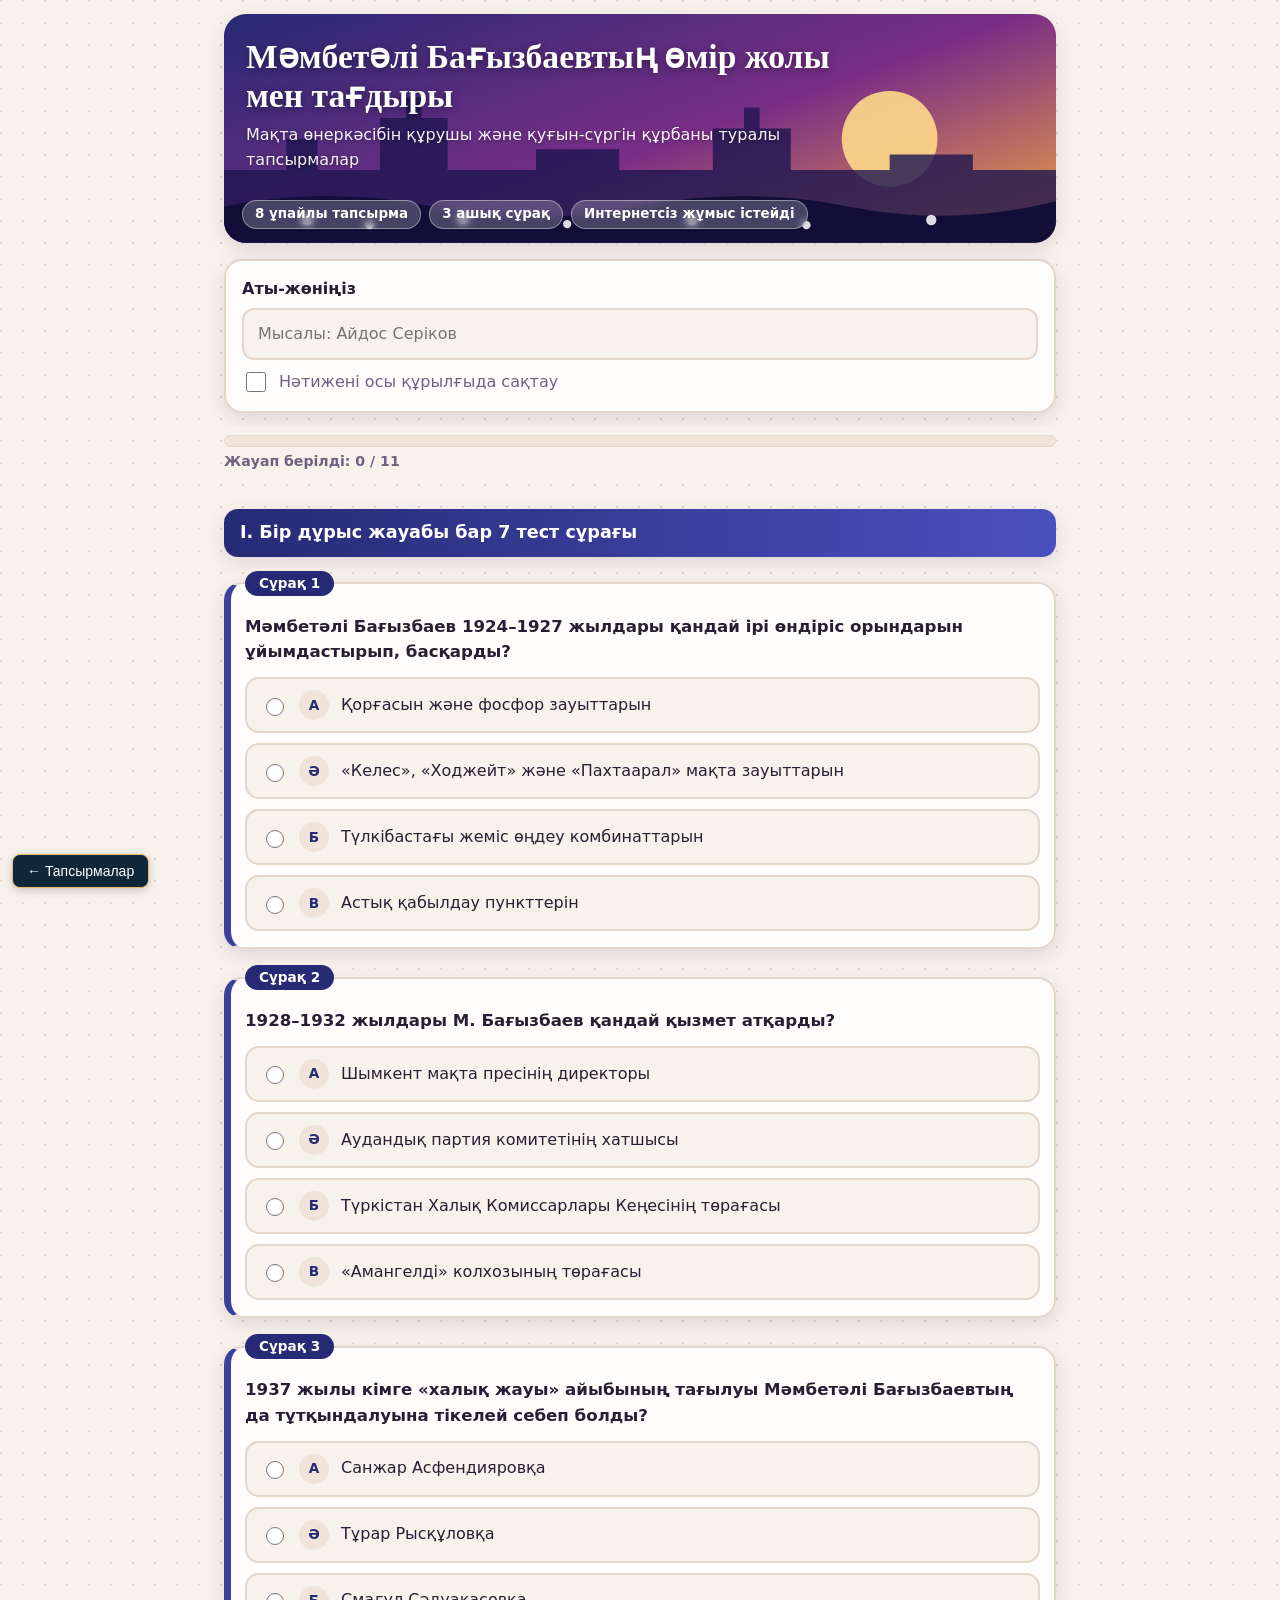
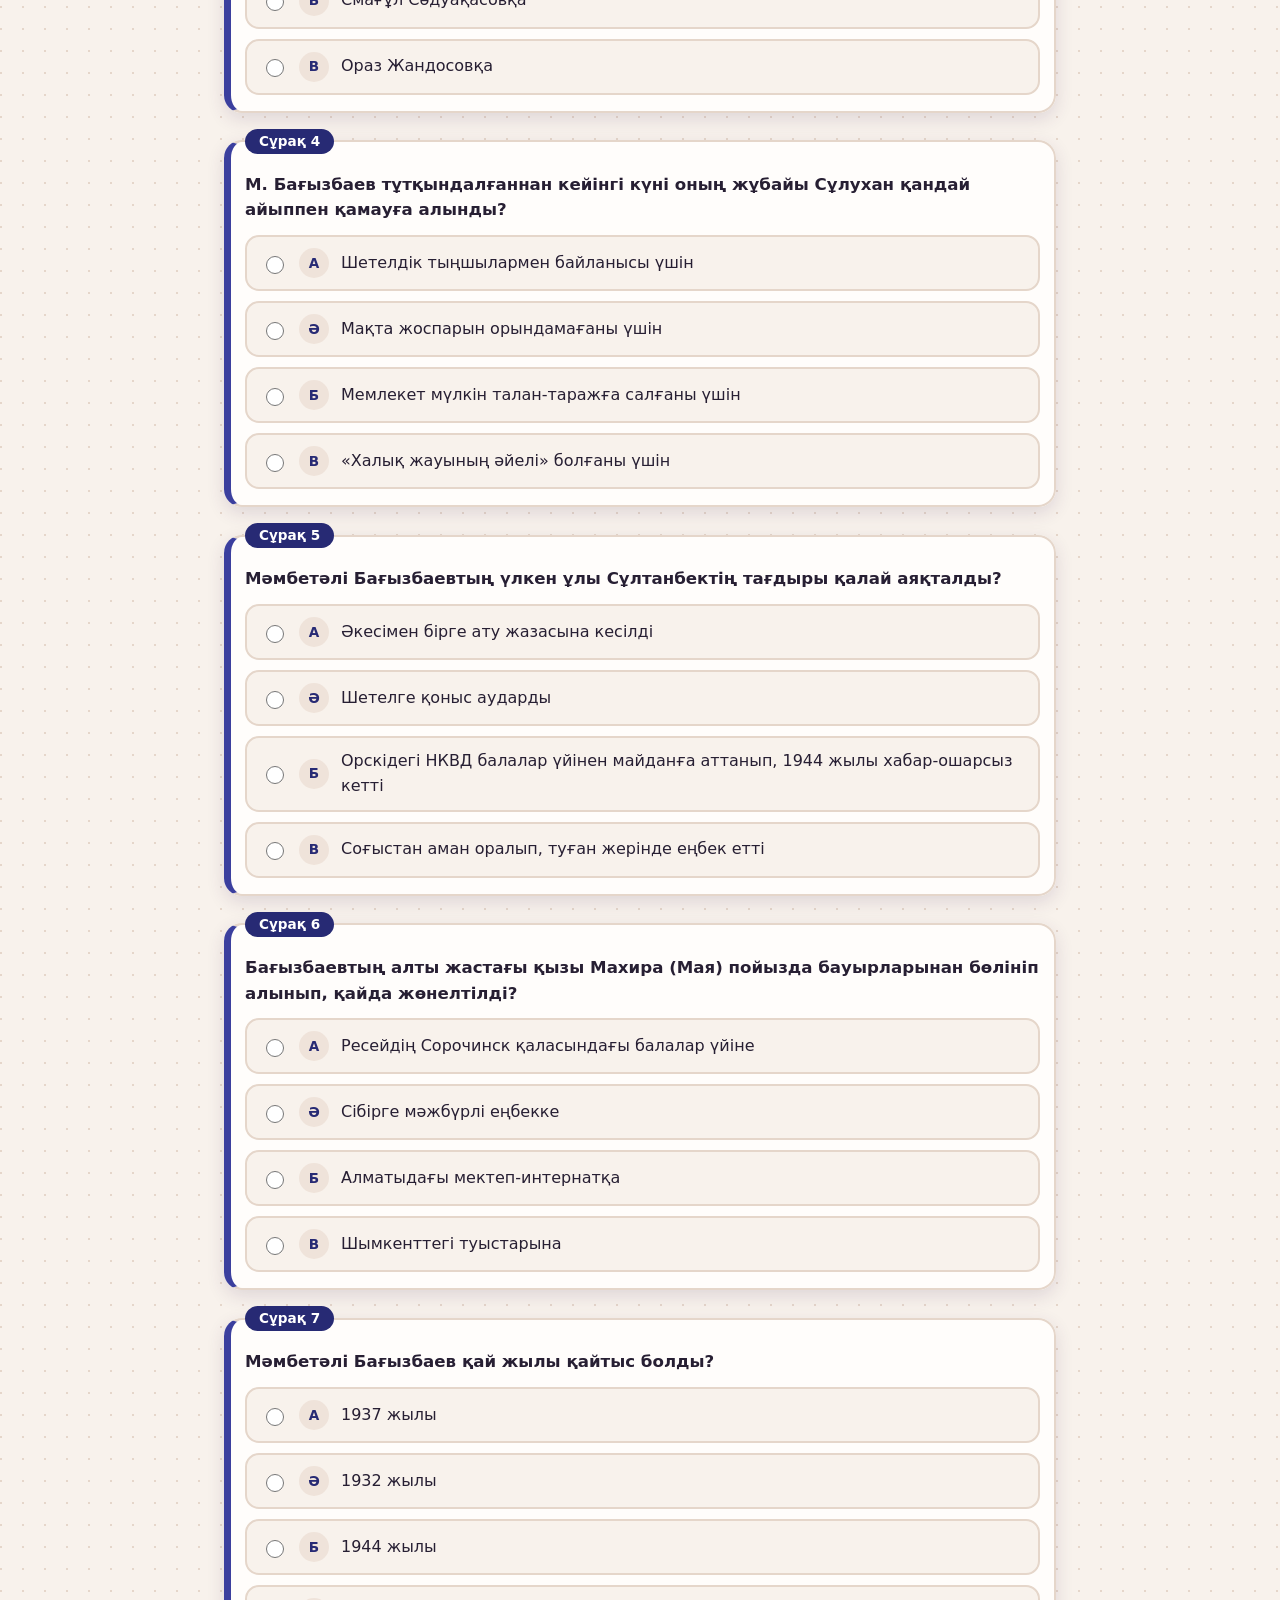
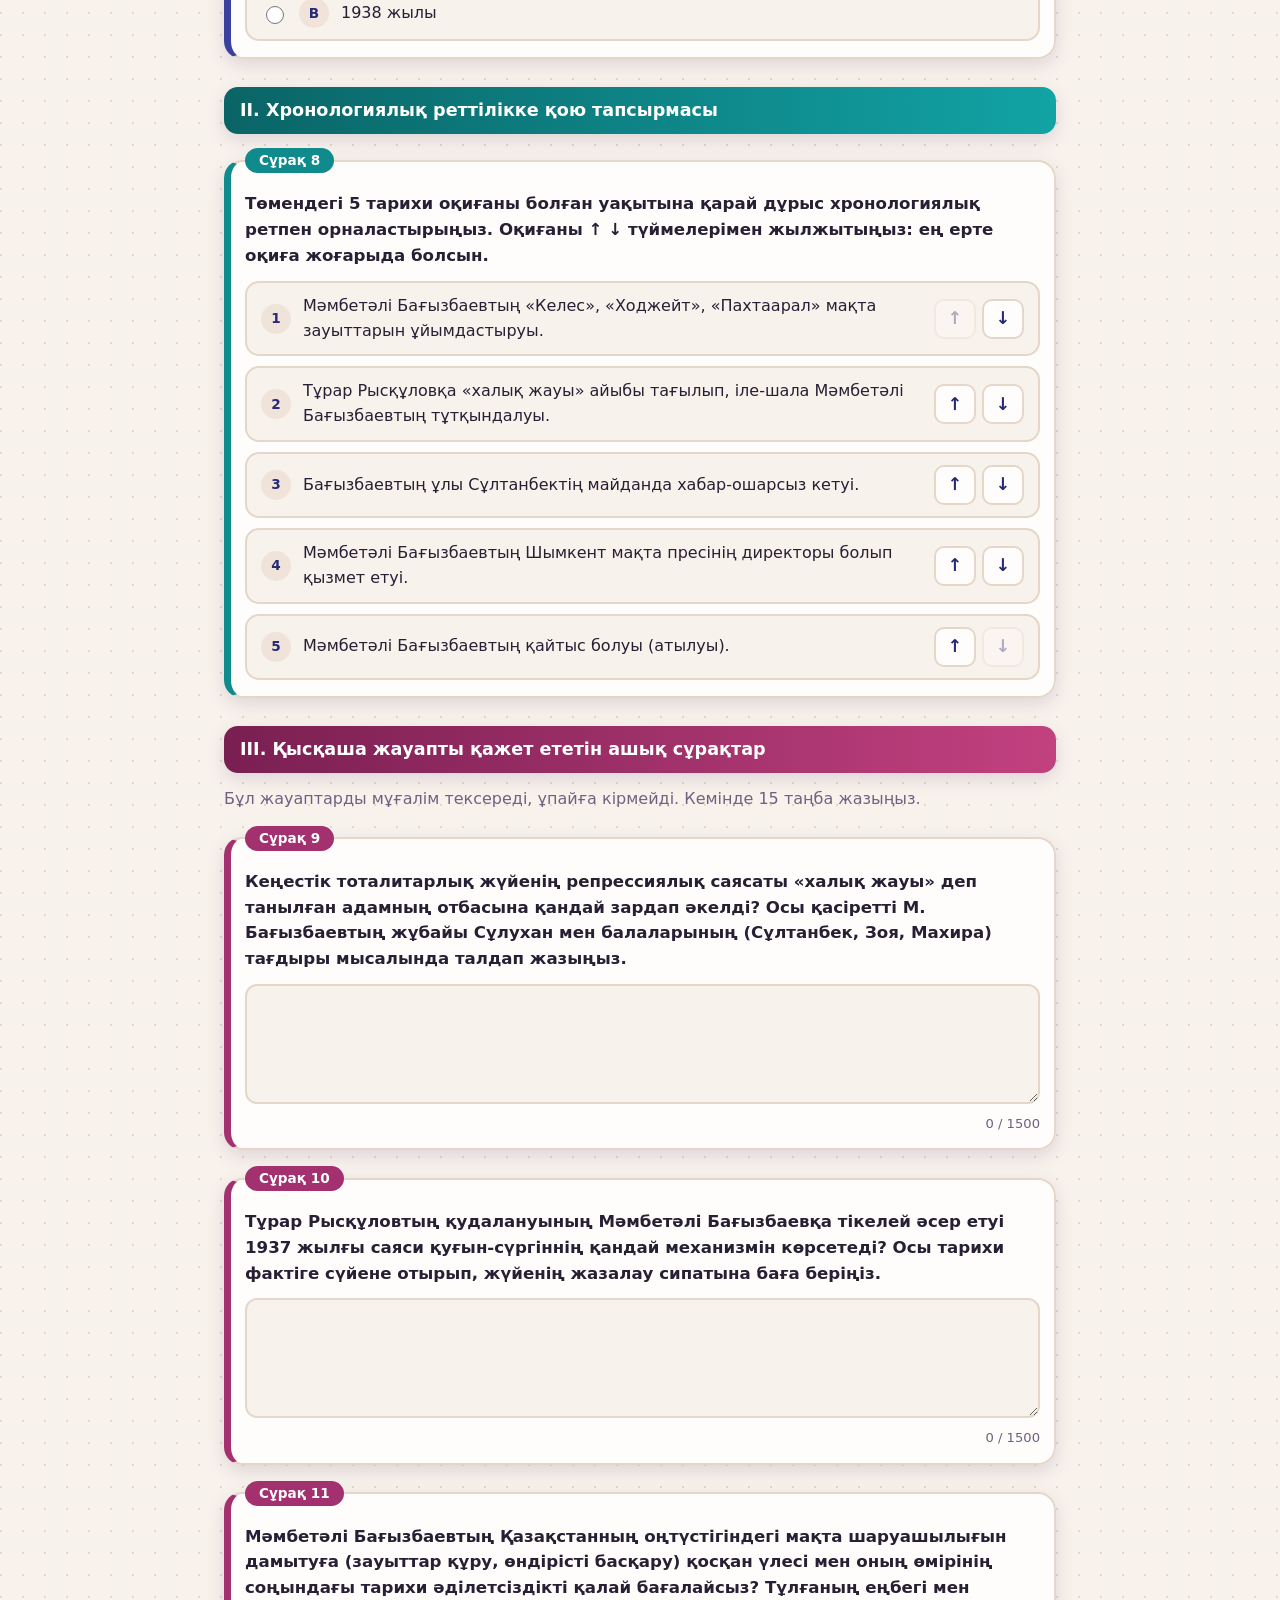
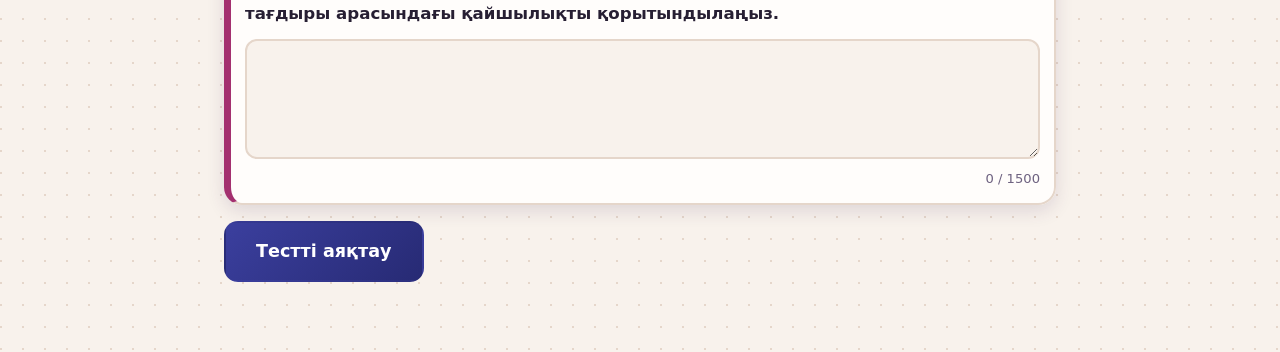
<file: mambetali.html>
<!doctype html>
<html lang="kk"><head><meta charset="utf-8">
<meta name="viewport" content="width=device-width, initial-scale=1, viewport-fit=cover">
<title>Мәмбетәлі Бағызбаевтың өмір жолы мен тағдыры</title>
<style>
:root{--bg:#f8f2ec;--bg2:#efe3da;--card:#fffdfb;--tx:#271f33;--mut:#6e6280;--line:#e5d6ca;--g:#3b3f9e;--g2:#272a74;--gold:#f2a541;--tc:#0f8b8d;--bl:#a3306f;--ok:#12805a;--okBg:#dcf4ea;--bad:#c4304a;--badBg:#fde5e9;--warn:#9a5b00;--sh:0 6px 18px rgba(70,40,90,.14);box-sizing:border-box;padding-top:env(safe-area-inset-top,0px);padding-bottom:env(safe-area-inset-bottom,0px)}
@media(prefers-color-scheme:dark){:root:not([data-theme="light"]){--bg:#17132a;--bg2:#241d3d;--card:#211a38;--tx:#f4eefa;--mut:#bdb1d3;--line:#3a3060;--g:#9aa0ff;--g2:#6b72e0;--gold:#ffc468;--tc:#4fd6d6;--bl:#ff7fc0;--ok:#5fd39a;--okBg:#0f3a2b;--bad:#ff8fa0;--badBg:#4a1d2b;--warn:#ffc46b;--sh:0 6px 18px rgba(0,0,0,.45)}}
:root[data-theme="dark"]{--bg:#17132a;--bg2:#241d3d;--card:#211a38;--tx:#f4eefa;--mut:#bdb1d3;--line:#3a3060;--g:#9aa0ff;--g2:#6b72e0;--gold:#ffc468;--tc:#4fd6d6;--bl:#ff7fc0;--ok:#5fd39a;--okBg:#0f3a2b;--bad:#ff8fa0;--badBg:#4a1d2b;--warn:#ffc46b;--sh:0 6px 18px rgba(0,0,0,.45)}
*,*::before,*::after{box-sizing:inherit}
body{margin:0;background:radial-gradient(circle at 1px 1px,var(--line) 1px,transparent 0) 0 0/22px 22px,var(--bg);color:var(--tx);font:16px/1.55 system-ui,"Segoe UI",Roboto,Arial,sans-serif}
.wrap{max-width:860px;margin:0 auto;padding:14px 14px 70px}
h2{font-size:1.15rem;margin:18px 0 10px}
.sub{color:var(--mut);margin:0 0 14px}
.hero{position:relative;border-radius:22px;overflow:hidden;margin:0 0 16px;box-shadow:var(--sh);background:linear-gradient(160deg,#272a74,#7a2e86 55%,#f2a541);color:#fff;min-height:210px}
.hero svg{position:absolute;inset:0;width:100%;height:100%}
.hero .tx{position:relative;padding:24px 22px 70px;max-width:640px}
.hero h1{font:800 clamp(1.4rem,5vw,2.1rem)/1.15 Georgia,"Noto Serif","Times New Roman",serif;margin:0 0 8px;text-shadow:0 2px 8px rgba(0,0,0,.4)}
.hero p{margin:0;opacity:.95;text-shadow:0 1px 4px rgba(0,0,0,.4)}
.pills{position:absolute;left:18px;right:18px;bottom:14px;display:flex;gap:8px;flex-wrap:wrap}
.pills span{background:rgba(255,255,255,.22);border:1px solid rgba(255,255,255,.4);border-radius:99px;padding:3px 12px;font-size:.84rem;font-weight:600;backdrop-filter:blur(4px)}
.card{background:var(--card);border:2px solid var(--line);border-radius:18px;padding:16px;margin:0 0 14px;box-shadow:var(--sh)}
label.f{display:block;font-weight:700;margin-bottom:6px}
input[type=text],textarea{width:100%;padding:12px 14px;font:inherit;color:var(--tx);background:var(--bg);border:2px solid var(--line);border-radius:12px}
input[type=text]:focus,textarea:focus{outline:3px solid color-mix(in srgb,var(--g) 40%,transparent);border-color:var(--g)}
textarea{min-height:120px;resize:vertical}
[aria-invalid=true]{border-color:var(--bad)!important}
.chk{display:flex;gap:10px;align-items:flex-start;margin-top:10px;color:var(--mut);cursor:pointer}.chk input{width:20px;height:20px;margin-top:2px;accent-color:var(--g);flex:none}
.err{color:var(--bad);font-weight:700;margin:8px 0 0}.err:empty{display:none}.note{color:var(--warn);margin:8px 0 0}.note:empty{display:none}
.stick{position:sticky;top:env(safe-area-inset-top,0px);z-index:5;background:color-mix(in srgb,var(--bg) 92%,transparent);backdrop-filter:blur(6px);padding:8px 0;margin-bottom:6px}
.pbar{height:12px;background:var(--bg2);border:1px solid var(--line);border-radius:99px;overflow:hidden}.pbar b{display:block;height:100%;width:0;background:linear-gradient(90deg,var(--g),var(--gold));border-radius:99px;transition:width .35s}
.pt{font-size:.88rem;color:var(--mut);margin-top:4px;font-weight:600}
.h{display:block;color:#fff;border-radius:14px;padding:10px 16px;font-size:1.1rem;margin:28px 0 14px;box-shadow:var(--sh)}
.s1{background:linear-gradient(90deg,#272a74,#4b50c0)}.s2{background:linear-gradient(90deg,#0a6466,#12a3a5)}.s3{background:linear-gradient(90deg,#7a1f52,#c2417f)}
fieldset{border:2px solid var(--line);border-left:7px solid var(--g);background:var(--card);border-radius:18px;margin:0 0 16px;padding:12px 14px 6px;min-width:0;box-shadow:var(--sh)}
fieldset[data-sec="2"]{border-left-color:var(--tc)}fieldset[data-sec="3"]{border-left-color:var(--bl)}
fieldset.miss{border-color:var(--bad);box-shadow:0 0 0 4px var(--badBg)}
legend{padding:2px 14px;font-weight:800;font-size:.85rem;color:#fff;background:var(--g2);border-radius:99px}
fieldset[data-sec="2"] legend{background:var(--tc)}fieldset[data-sec="3"] legend{background:var(--bl)}
.qt{font-weight:700;margin:6px 0 12px;overflow-wrap:anywhere;font-size:1.04rem}
.ops{display:grid;gap:10px;margin-bottom:10px}
.opt,.ev{display:flex;gap:12px;align-items:center;padding:11px 14px;border:2px solid var(--line);background:var(--bg);border-radius:14px;overflow-wrap:anywhere;min-height:48px;transition:transform .12s,box-shadow .12s,border-color .12s}
.opt{cursor:pointer}.opt:hover{transform:translateY(-2px);box-shadow:var(--sh);border-color:var(--g)}
.opt input{width:18px;height:18px;accent-color:var(--g);flex:none}
.opt b,.ev .n{flex:none;width:30px;height:30px;border-radius:50%;background:var(--bg2);color:var(--g2);display:grid;place-items:center;font-size:.85rem;font-weight:800}
.opt:has(input:checked){border-color:var(--g);background:color-mix(in srgb,var(--g) 14%,var(--card));font-weight:600}
.opt:has(input:checked) b{background:var(--g2);color:#fff}
.opt.ok,.ev.ok{border-color:var(--ok);background:var(--okBg);animation:pop .4s}.opt.no,.ev.no{border-color:var(--bad);background:var(--badBg);animation:shake .4s}
.opt.ok::after{content:"✓";margin-left:auto;font-weight:900;color:var(--ok)}.opt.no::after{content:"✗";margin-left:auto;font-weight:900;color:var(--bad)}
@keyframes pop{50%{transform:scale(1.03)}}@keyframes shake{25%{transform:translateX(-5px)}75%{transform:translateX(5px)}}
#ol{list-style:none;margin:0 0 10px;padding:0}.ev{margin:0 0 10px}.ev .t{flex:1;min-width:0}
.ev .mv{display:flex;gap:6px;flex:none}.ev .mv button{padding:4px 10px;min-height:40px;min-width:42px;border-radius:10px;font-size:1.1rem;background:var(--card);color:var(--g2);border-color:var(--line)}.ev .mv button:disabled{opacity:.35;cursor:default;transform:none;box-shadow:none}
.ev.ok .n{background:var(--ok);color:#fff}.ev.no .n{background:var(--bad);color:#fff}
.fb{font-size:.92rem;margin:0 0 8px;font-weight:700;overflow-wrap:anywhere}.fb.ok{color:var(--ok)}.fb.no{color:var(--bad)}.cor{margin:0 0 8px;padding-left:22px;font-size:.92rem;color:var(--mut)}
.cnt{font-size:.82rem;color:var(--mut);text-align:right;margin:2px 0 8px}
button{font:inherit;font-weight:700;border-radius:14px;padding:13px 22px;border:2px solid var(--g);cursor:pointer;min-height:46px;transition:transform .12s,box-shadow .12s}
button:hover{transform:translateY(-2px);box-shadow:var(--sh)}
.pri{background:linear-gradient(135deg,var(--g),var(--g2));color:#fff;border-color:transparent}.sec{background:transparent;color:var(--g)}
.btns{display:flex;gap:10px;flex-wrap:wrap}
#sub{font-size:1.1rem;padding:15px 30px}
#res{border:3px solid var(--gold)}
.gauge{display:flex;align-items:center;gap:20px;flex-wrap:wrap;margin:6px 0 10px}
.medal{font-size:3rem;line-height:1;text-align:center}.medal b{display:block;font-size:1.3rem;margin-top:4px}
.tp{margin:10px 0}.tp div.r{display:flex;justify-content:space-between;gap:8px;font-size:.94rem;font-weight:600}.tp .pbar{height:12px;margin-top:4px}
.an{border-left:5px solid var(--bad);background:var(--badBg);border-radius:0 12px 12px 0;padding:8px 12px;margin:10px 0;overflow-wrap:anywhere}
.an p,.oa p{margin:2px 0}.oa{border-left:5px solid var(--bl);background:color-mix(in srgb,var(--bl) 9%,var(--card));border-radius:0 12px 12px 0;padding:8px 12px;margin:10px 0;overflow-wrap:anywhere;white-space:pre-wrap}
.hist{font-size:.9rem;color:var(--mut);padding-left:18px;margin:6px 0 0}
.cf{position:fixed;inset:0;pointer-events:none;overflow:hidden;z-index:50}.cf i{position:absolute;top:-14px;width:9px;height:14px;border-radius:2px;animation:fall linear forwards}@keyframes fall{to{transform:translateY(105vh) rotate(540deg)}}
[hidden]{display:none!important}
@media(max-width:480px){.hero .tx{padding:18px 16px 76px}.ev{flex-wrap:wrap}.ev .mv{margin-left:auto}}
@media(max-width:380px){.wrap{padding:10px 8px 50px}.opt{padding:9px 10px}button{padding:11px 14px}}
@media(prefers-reduced-motion:reduce){*{animation:none!important;transition:none!important}}
@media print{body{background:#fff;color:#000}.stick,.btns,#start,#qs,#subRow,#subErr,.sub,.hero{display:none!important}.card{box-shadow:none}}
</style></head><body>
<a href="index.html#tasks" style="position:fixed;bottom:12px;left:12px;z-index:2147483647;padding:8px 14px;border:1px solid #e5b971;border-radius:8px;background:#102739;color:#fff;font:14px Arial,sans-serif;text-decoration:none;box-shadow:0 2px 10px #0003" aria-label="Тапсырмалар бөліміне қайту">← Тапсырмалар</a><div class="wrap">
<header class="hero"><svg viewBox="0 0 800 220" preserveAspectRatio="xMidYMax slice" aria-hidden="true"><circle cx="640" cy="120" r="46" fill="#ffd98a" opacity=".9"/><path d="M0 220V150H60V120H90V150H150V100H175V80H190V100H215V150H300V130H380V150H470V110H500V90H515V110H545V150H640V135H720V150H800V220Z" fill="#1d1650" opacity=".8"/><path d="M0 220V185Q100 165 200 185T400 185T600 185T800 180V220Z" fill="#120e38"/><g fill="#fff" opacity=".85"><circle cx="80" cy="198" r="5"/><circle cx="140" cy="203" r="4"/><circle cx="230" cy="197" r="5"/><circle cx="330" cy="202" r="4"/><circle cx="450" cy="198" r="5"/><circle cx="560" cy="203" r="4"/><circle cx="680" cy="198" r="5"/></g></svg><div class="tx"><h1>Мәмбетәлі Бағызбаевтың өмір жолы мен тағдыры</h1><p>Мақта өнеркәсібін құрушы және қуғын-сүргін құрбаны туралы тапсырмалар</p></div><div class="pills"><span>8 ұпайлы тапсырма</span><span>3 ашық сұрақ</span><span>Интернетсіз жұмыс істейді</span></div></header>

<div class="card" id="start">
 <label class="f" for="nm">Аты-жөніңіз</label>
 <input type="text" id="nm" maxlength="60" autocomplete="name" placeholder="Мысалы: Айдос Серіков" aria-describedby="nmErr">
 <p class="err" id="nmErr" role="alert"></p>
 <label class="chk"><input type="checkbox" id="sv"> Нәтижені осы құрылғыда сақтау</label>
</div>

<div class="stick" id="stick"><div class="pbar"><b id="pb"></b></div><div class="pt" id="pt"></div></div>
<div id="qs"></div>
<p class="err" id="subErr" role="alert"></p>
<div class="btns" id="subRow"><button class="pri" id="sub">Тестті аяқтау</button></div>

<div class="card" id="res" hidden tabindex="-1" aria-live="polite"></div>
</div>
<script>
const Q=[
["Мәмбетәлі Бағызбаев 1924–1927 жылдары қандай ірі өндіріс орындарын ұйымдастырып, басқарды?",["Түлкібастағы жеміс өңдеу комбинаттарын","«Келес», «Ходжейт» және «Пахтаарал» мақта зауыттарын","Қорғасын және фосфор зауыттарын","Астық қабылдау пункттерін"],[1]],
["1928–1932 жылдары М. Бағызбаев қандай қызмет атқарды?",["Түркістан Халық Комиссарлары Кеңесінің төрағасы","Шымкент мақта пресінің директоры","«Амангелді» колхозының төрағасы","Аудандық партия комитетінің хатшысы"],[1]],
["1937 жылы кімге «халық жауы» айыбының тағылуы Мәмбетәлі Бағызбаевтың да тұтқындалуына тікелей себеп болды?",["Тұрар Рысқұловқа","Смағұл Сәдуақасовқа","Ораз Жандосовқа","Санжар Асфендияровқа"],[0]],
["М. Бағызбаев тұтқындалғаннан кейінгі күні оның жұбайы Сұлухан қандай айыппен қамауға алынды?","Мемлекет мүлкін талан-таражға салғаны үшін|«Халық жауының әйелі» болғаны үшін|Мақта жоспарын орындамағаны үшін|Шетелдік тыңшылармен байланысы үшін".split('|'),[1]],
["Мәмбетәлі Бағызбаевтың үлкен ұлы Сұлтанбектің тағдыры қалай аяқталды?",["Әкесімен бірге ату жазасына кесілді","Шетелге қоныс аударды","Орскідегі НКВД балалар үйінен майданға аттанып, 1944 жылы хабар-ошарсыз кетті","Соғыстан аман оралып, туған жерінде еңбек етті"],[2]],
["Бағызбаевтың алты жастағы қызы Махира (Мая) пойызда бауырларынан бөлініп алынып, қайда жөнелтілді?",["Ресейдің Сорочинск қаласындағы балалар үйіне","Алматыдағы мектеп-интернатқа","Шымкенттегі туыстарына","Сібірге мәжбүрлі еңбекке"],[0]],
["Мәмбетәлі Бағызбаев қай жылы қайтыс болды?",["1932 жылы","1937 жылы","1938 жылы","1944 жылы"],[2]]];
const E=[["Мәмбетәлі Бағызбаевтың Шымкент мақта пресінің директоры болып қызмет етуі.","1928–1932 жж.",2],["Мәмбетәлі Бағызбаевтың қайтыс болуы (атылуы).","1938 ж.",4],["Мәмбетәлі Бағызбаевтың «Келес», «Ходжейт», «Пахтаарал» мақта зауыттарын ұйымдастыруы.","1924–1927 жж.",1],["Бағызбаевтың ұлы Сұлтанбектің майданда хабар-ошарсыз кетуі.","1944 ж.",5],["Тұрар Рысқұловқа «халық жауы» айыбы тағылып, іле-шала Мәмбетәлі Бағызбаевтың тұтқындалуы.","1937 ж.",3]];
const COR=E.map((_,i)=>i).sort((a,b)=>E[a][2]-E[b][2]);
const O=["Кеңестік тоталитарлық жүйенің репрессиялық саясаты «халық жауы» деп танылған адамның отбасына қандай зардап әкелді? Осы қасіретті М. Бағызбаевтың жұбайы Сұлухан мен балаларының (Сұлтанбек, Зоя, Махира) тағдыры мысалында талдап жазыңыз.",
"Тұрар Рысқұловтың қудалануының Мәмбетәлі Бағызбаевқа тікелей әсер етуі 1937 жылғы саяси қуғын-сүргіннің қандай механизмін көрсетеді? Осы тарихи фактіге сүйене отырып, жүйенің жазалау сипатына баға беріңіз.",
"Мәмбетәлі Бағызбаевтың Қазақстанның оңтүстігіндегі мақта шаруашылығын дамытуға (зауыттар құру, өндірісті басқару) қосқан үлесі мен оның өмірінің соңындағы тарихи әділетсіздікті қалай бағалайсыз? Тұлғаның еңбегі мен тағдыры арасындағы қайшылықты қорытындылаңыз."];
const NQ=Q.length,TOT=NQ+1,L='АӘБВ',KEY='kt-baghyzbaev-results',MIN=15;
const TP=[[0,NQ,'І бөлім. Білу және түсіну (1–7)'],[NQ,TOT,'ІІ бөлім. Қолдану және талдау (8)']];
const $=s=>document.querySelector(s);let order,ans,seq,moved;
const shuf=a=>{a=a.slice();for(let i=a.length-1;i>0;i--){const j=Math.floor(Math.random()*(i+1));[a[i],a[j]]=[a[j],a[i]]}return a};
function el(t,c,x){const e=document.createElement(t);if(c)e.className=c;if(x!=null)e.textContent=x;return e}
const same=(a,b)=>a.length===b.length&&a.every((x,i)=>x===b[i]);
const txt=(i,a)=>a.map(o=>Q[i][1][o]).join('; ');
const oTxt=i=>$('#o'+i).value.trim();
function build(){
 order=Q.map(()=>shuf([0,1,2,3]));ans=Q.map(()=>[]);moved=false;
 do{seq=shuf(E.map((_,i)=>i))}while(same(seq,COR));
 const box=$('#qs');box.replaceChildren();
 box.append(el('h2','h s1','І. Бір дұрыс жауабы бар 7 тест сұрағы'));
 Q.forEach((q,i)=>{
  const fs=el('fieldset');fs.id='q'+i;fs.dataset.sec='1';fs.append(el('legend',null,'Сұрақ '+(i+1)),el('p','qt',q[0]));
  const ops=el('div','ops');fs.append(ops);
  order[i].forEach((oi,k)=>{
   const lb=el('label','opt'),r=document.createElement('input');r.type='radio';r.name='q'+i;r.value=oi;
   r.onchange=()=>{ans[i]=[oi];fs.classList.remove('miss');prog();$('#subErr').textContent=''};
   lb.append(r,el('b',null,L[k]),el('span',null,q[1][oi]));ops.append(lb)});
  box.append(fs)});
 box.append(el('h2','h s2','ІІ. Хронологиялық реттілікке қою тапсырмасы'));
 const fo=el('fieldset');fo.id='q'+NQ;fo.dataset.sec='2';
 fo.append(el('legend',null,'Сұрақ '+(NQ+1)),el('p','qt','Төмендегі 5 тарихи оқиғаны болған уақытына қарай дұрыс хронологиялық ретпен орналастырыңыз. Оқиғаны ↑ ↓ түймелерімен жылжытыңыз: ең ерте оқиға жоғарыда болсын.'));
 const ol=el('ol');ol.id='ol';fo.append(ol);box.append(fo);renderSeq();
 box.append(el('h2','h s3','ІІІ. Қысқаша жауапты қажет ететін ашық сұрақтар'),el('p','sub','Бұл жауаптарды мұғалім тексереді, ұпайға кірмейді. Кемінде '+MIN+' таңба жазыңыз.'));
 O.forEach((t,i)=>{const fs=el('fieldset');fs.id='of'+i;fs.dataset.sec='3';fs.append(el('legend',null,'Сұрақ '+(NQ+2+i)),el('p','qt',t));
  const ta=document.createElement('textarea');ta.id='o'+i;ta.maxLength=1500;ta.setAttribute('aria-label',(NQ+2+i)+'-сұраққа жауап');
  const c=el('div','cnt','0 / 1500');ta.oninput=()=>{c.textContent=ta.value.length+' / 1500';ta.removeAttribute('aria-invalid');fs.classList.remove('miss');prog();$('#subErr').textContent=''};
  fs.append(ta,c);box.append(fs)});
 $('#res').hidden=true;$('#subRow').hidden=false;$('#stick').hidden=false;$('#nm').disabled=false;$('#sv').disabled=false;$('#subErr').textContent='';prog();
}
function renderSeq(){const ol=$('#ol');ol.replaceChildren();
 seq.forEach((ei,p)=>{const li=el('li','ev');li.append(el('span','n',p+1),el('span','t',E[ei][0]));
  const mv=el('div','mv');[['↑',-1,'Жоғары жылжыту'],['↓',1,'Төмен жылжыту']].forEach(([s,d,a])=>{const b=el('button',null,s);b.type='button';b.setAttribute('aria-label',a);b.disabled=p+d<0||p+d>=seq.length;
   b.onclick=()=>{[seq[p],seq[p+d]]=[seq[p+d],seq[p]];moved=true;$('#q'+NQ).classList.remove('miss');renderSeq();prog();$('#subErr').textContent=''};mv.append(b)});
  li.append(mv);ol.append(li)})}
function prog(){const n=ans.filter(a=>a.length).length+(moved?1:0)+O.filter((_,i)=>oTxt(i).length>=MIN).length,t=TOT+O.length;$('#pb').style.width=n/t*100+'%';$('#pt').textContent='Жауап берілді: '+n+' / '+t}
function submit(){
 const nm=$('#nm'),v=nm.value.trim(),ne=$('#nmErr');
 if(v.length<2||v.length>60||!/\p{L}/u.test(v)){nm.setAttribute('aria-invalid','true');ne.textContent='Аты-жөніңізді жазыңыз (кемінде 2 әріп, 60 таңбадан аспасын).';nm.focus();nm.scrollIntoView({block:'center'});return}
 nm.removeAttribute('aria-invalid');ne.textContent='';
 const miss=[],mo=[];ans.forEach((a,i)=>{if(!a.length)miss.push(i)});if(!moved)miss.push(NQ);O.forEach((_,i)=>{if(oTxt(i).length<MIN)mo.push(i)});
 if(miss.length||mo.length){miss.forEach(i=>$('#q'+i).classList.add('miss'));mo.forEach(i=>{$('#of'+i).classList.add('miss');$('#o'+i).setAttribute('aria-invalid','true')});
  $('#subErr').textContent=(miss.length?'Жауап берілмеген тапсырмалар: '+miss.map(i=>i+1).join(', ')+(miss.includes(NQ)?' (8-тапсырмада оқиғаларды жылжытып, ретін өзгертіңіз)':'')+'. ':'')+(mo.length?'Ашық сұраққа жауап жазыңыз (кемінде '+MIN+' таңба): '+mo.map(i=>NQ+2+i).join(', ')+'.':'');
  const f=miss.length?$('#q'+miss[0]):$('#of'+mo[0]);f.scrollIntoView({block:'center',behavior:'smooth'});return}
 finish(v)}
function corList(){const ol=el('ol','cor');COR.forEach(i=>ol.append(el('li',null,E[i][0]+' ('+E[i][1]+')')));return ol}
function gauge(sc,pc){const d=el('div','gauge'),C=2*Math.PI*54,col=pc>=70?'var(--ok)':pc>=50?'var(--gold)':'var(--bad)';
 d.innerHTML='<svg viewBox="0 0 120 120" width="150" height="150" role="img" aria-label="'+sc+' / '+TOT+'"><circle cx="60" cy="60" r="54" fill="none" style="stroke:var(--bg2)" stroke-width="12"/><circle class="gc" cx="60" cy="60" r="54" fill="none" style="stroke:'+col+'" stroke-width="12" stroke-linecap="round" stroke-dasharray="'+C+'" stroke-dashoffset="'+C+'" transform="rotate(-90 60 60)"/><text x="60" y="58" text-anchor="middle" font-size="30" font-weight="800" style="fill:currentColor">'+sc+'</text><text x="60" y="78" text-anchor="middle" font-size="12" style="fill:var(--mut)">/ '+TOT+' ұпай</text></svg><div class="medal">'+(pc>=90?'🏆':pc>=70?'🥇':pc>=50?'🥈':'🌱')+'<b>'+pc+'%</b></div>';
 requestAnimationFrame(()=>requestAnimationFrame(()=>{const g=d.querySelector('.gc');g.style.transition='stroke-dashoffset 1s ease';g.style.strokeDashoffset=C*(1-pc/100)}));return d}
function confetti(){if(matchMedia('(prefers-reduced-motion:reduce)').matches)return;const c=['#f2a541','#3b3f9e','#0f8b8d','#a3306f'],w=el('div','cf');for(let i=0;i<40;i++){const p=el('i');p.style.cssText='left:'+Math.random()*100+'%;background:'+c[i%4]+';animation-delay:'+Math.random()*.6+'s;animation-duration:'+(2+Math.random()*1.5)+'s';w.append(p)}document.body.append(w);setTimeout(()=>w.remove(),4500)}
function finish(name){
 let sc=0;const bad=[],tp=TP.map(()=>0);
 Q.forEach((q,i)=>{
  const fs=$('#q'+i),ok=same(ans[i],q[2]);if(ok){sc++;tp[0]++}else bad.push(i);
  fs.querySelectorAll('.opt').forEach((lb,k)=>{const oi=order[i][k];lb.querySelector('input').disabled=true;if(q[2].includes(oi))lb.classList.add('ok');else if(ans[i].includes(oi))lb.classList.add('no')});
  fs.append(el('p','fb '+(ok?'ok':'no'),ok?'Дұрыс':'Қате. Дұрыс жауап: '+txt(i,q[2])))});
 const okO=same(seq,COR),fo=$('#q'+NQ);if(okO){sc++;tp[1]++}
 fo.querySelectorAll('.ev').forEach((li,p)=>{li.classList.add(E[seq[p]][2]===p+1?'ok':'no');li.querySelectorAll('button').forEach(b=>b.disabled=true)});
 fo.append(el('p','fb '+(okO?'ok':'no'),okO?'Дұрыс':'Қате. Дұрыс хронологиялық тізбек:'));if(!okO)fo.append(corList());
 O.forEach((_,i)=>{$('#o'+i).readOnly=true});
 const pc=Math.round(sc/TOT*100),r=$('#res');r.replaceChildren();
 r.append(el('h2',null,'Нәтиже: '+name),gauge(sc,pc),
  el('p',null,pc>=90?'Тамаша нәтиже!':pc>=70?'Жақсы нәтиже.':pc>=50?'Қанағаттанарлық. Қателерді талдап, тақырыпты қайталаңыз.':'Тақырыпты қайта оқып, тестті қайталап көріңіз.'),el('p','sub','Ашық сұрақтар (9–11) мұғалім тексеруіне жіберіледі, ұпайға кірмейді.'));
 TP.forEach((t,k)=>{const n=t[1]-t[0],d=el('div','tp'),row=el('div','r');row.append(el('span',null,t[2]),el('b',null,tp[k]+' / '+n));const b=el('div','pbar'),f=el('b');f.style.width=tp[k]/n*100+'%';b.append(f);d.append(row,b);r.append(d)});
 const nb=bad.length+(okO?0:1);r.append(el('h2',null,nb?'Қателерді талдау ('+nb+')':'Қате жоқ!'));
 bad.forEach(i=>{const d=el('div','an'),q=Q[i];d.append(el('p',null,'№'+(i+1)+'. '+q[0]),el('p',null,'Сіздің жауабыңыз: '+txt(i,ans[i])),el('p',null,'Дұрыс жауап: '+txt(i,q[2])));r.append(d)});
 if(!okO){const d=el('div','an');d.append(el('p',null,'№'+(NQ+1)+'. Хронологиялық реттілік'),el('p',null,'Сіздің тізбегіңіз: '+seq.map(i=>E[i][1]).join(' → ')),el('p',null,'Дұрыс тізбек:'),corList());r.append(d)}
 r.append(el('h2',null,'Ашық сұрақтарға жауаптарыңыз'));
 O.forEach((t,i)=>{const d=el('div','oa');d.append(el('p',null,'№'+(NQ+2+i)+'. '+t),el('p',null,oTxt(i)));r.append(d)});
 const sm=el('p','note');r.append(sm);
 if($('#sv').checked){try{const a=JSON.parse(localStorage.getItem(KEY)||'[]');a.unshift({n:name,s:sc,t:TOT,d:new Date().toLocaleString('kk-KZ')});localStorage.setItem(KEY,JSON.stringify(a.slice(0,5)));sm.style.color='var(--ok)';sm.textContent='Нәтиже осы құрылғыда сақталды (ашық жауаптар сақталмайды).';
  r.append(el('p',null,'Соңғы сақталған нәтижелер:'));const u=el('ul','hist');a.slice(0,5).forEach(x=>u.append(el('li',null,x.d+': '+x.n+', '+x.s+'/'+x.t)));r.append(u)}catch(e){sm.textContent='Нәтижені сақтау мүмкін болмады: браузер жадқа рұқсат бермейді. Нәтиже тек осы бетте көрсетіледі.'}}
 const bt=el('div','btns'),re=el('button','pri','Қайта орындау');re.onclick=()=>{build();scrollTo({top:0,behavior:'smooth'})};
 const pr=el('button','sec','Басып шығару');pr.onclick=()=>print();bt.append(re,pr);r.append(bt);
 if(pc>=70)confetti();r.hidden=false;$('#subRow').hidden=true;$('#stick').hidden=true;$('#nm').disabled=true;$('#sv').disabled=true;r.focus();r.scrollIntoView({behavior:'smooth'})}
$('#sub').onclick=submit;
$('#nm').addEventListener('input',()=>{$('#nm').removeAttribute('aria-invalid');$('#nmErr').textContent=''});
build();
</script></body></html>
</file>
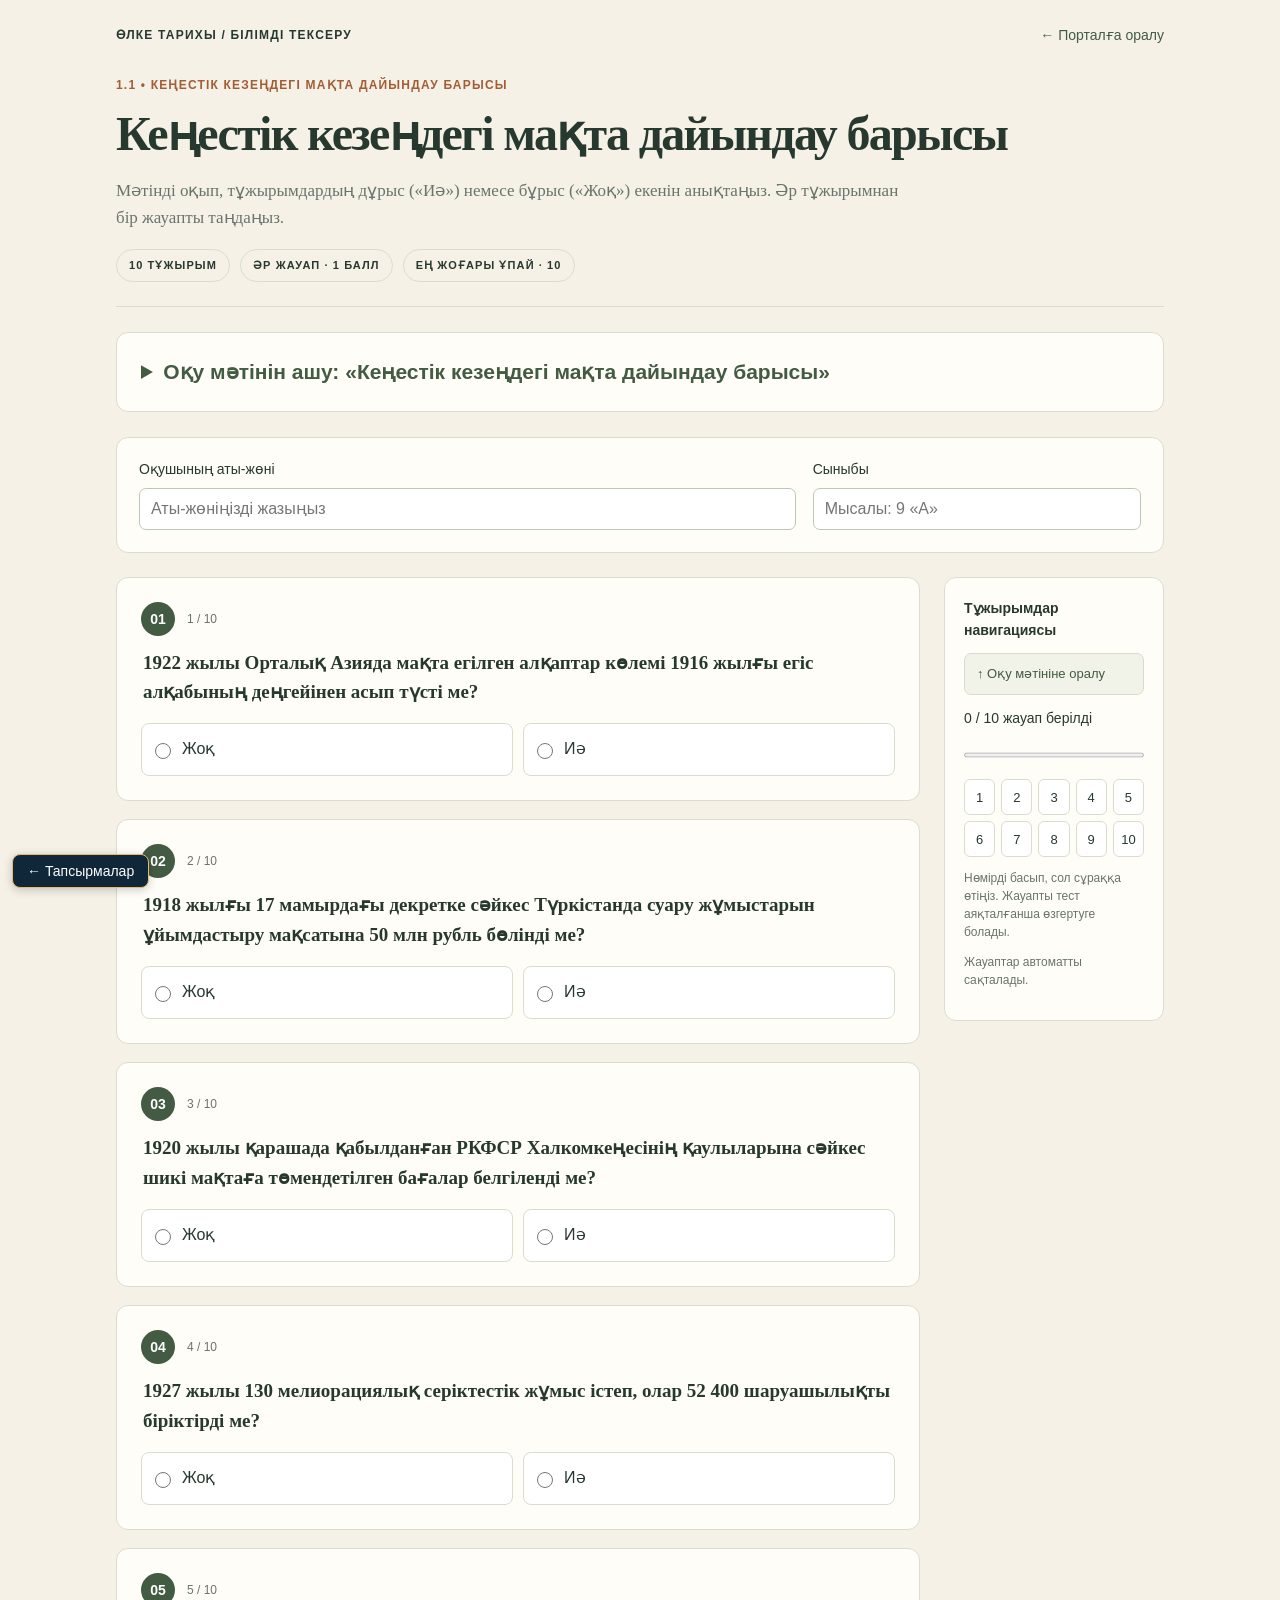
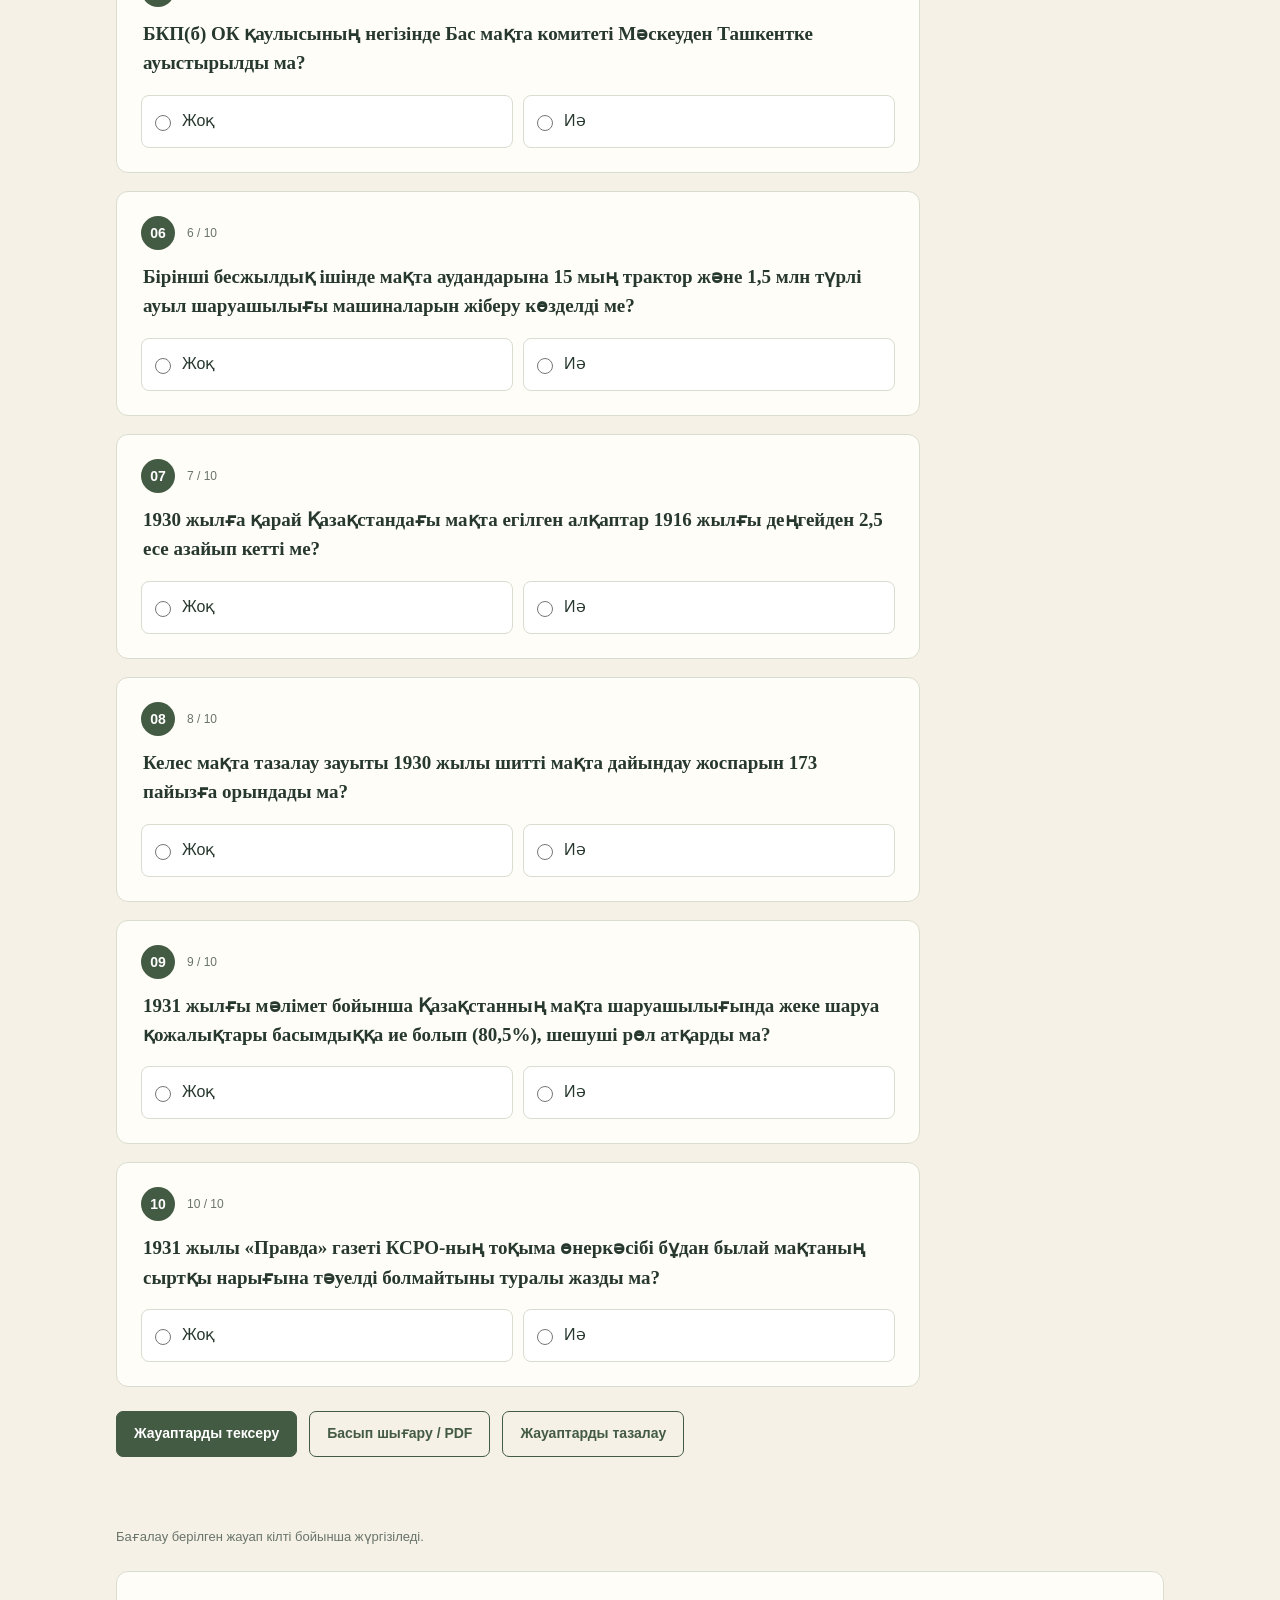
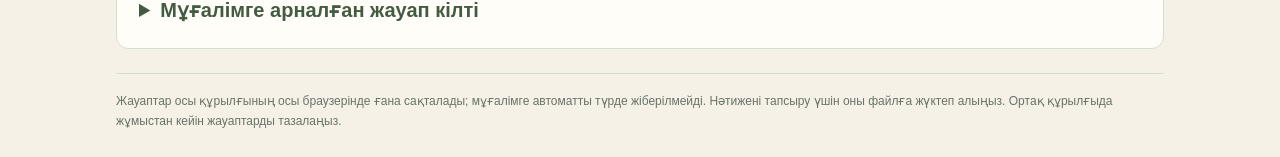
<file: soviet-cotton.html>
<!doctype html><html lang="kk"><head><meta charset="utf-8"><meta name="viewport" content="width=device-width,initial-scale=1"><title>Кеңестік кезеңдегі мақта дайындау • Иә / Жоқ</title><style>
:root{--bg:#f5f1e7;--card:#fffdf7;--ink:#27382e;--muted:#69746a;--line:#d9ddcf;--olive:#435a43;--rust:#a25d35;--success:#eaf2e4;--error:#f8e9e3}*{box-sizing:border-box}html{scroll-behavior:smooth}body{margin:0;background:var(--bg);color:var(--ink);font:17px/1.6 Georgia,'Times New Roman',serif}button,input{font:inherit}button{cursor:pointer}.wrap{max-width:1100px;margin:auto;padding:26px}header{padding:0 0 24px;border-bottom:1px solid var(--line)}.top{display:flex;justify-content:space-between;align-items:center;gap:14px;flex-wrap:wrap}.brand,.eyebrow,.chip{font:700 12px/1.5 Arial,sans-serif;letter-spacing:.1em;text-transform:uppercase}.back{color:var(--olive);font:14px Arial,sans-serif;text-decoration:none}.eyebrow{color:var(--rust);margin-top:32px}h1{font-size:clamp(29px,4.8vw,48px);line-height:1.18;margin:12px 0 14px;letter-spacing:-.035em;max-width:940px}.intro{color:var(--muted);max-width:790px;margin:0 0 18px}.chips{display:flex;gap:10px;flex-wrap:wrap}.chip{padding:7px 12px;border:1px solid var(--line);border-radius:25px;font-size:11px}.identity{display:grid;grid-template-columns:2fr 1fr;gap:17px;background:var(--card);border:1px solid var(--line);border-radius:12px;padding:22px;margin:24px 0}.identity label{font:14px/1.4 Arial,sans-serif}input[type=text]{display:block;width:100%;margin-top:8px;border:1px solid #bec8b7;padding:11px;border-radius:7px;background:white;font:16px Arial,sans-serif;color:var(--ink)}input:focus-visible,button:focus-visible,a:focus-visible,summary:focus-visible{outline:3px solid #adc198;outline-offset:3px}.layout{display:grid;grid-template-columns:minmax(0,1fr) 220px;gap:24px;align-items:start}.sidebar{position:sticky;top:18px;background:var(--card);border:1px solid var(--line);border-radius:12px;padding:19px;font-family:Arial,sans-serif}.sidebar h2{font-size:14px;margin:0 0 12px}.progress-label{font-size:14px;margin-bottom:8px}progress{width:100%;height:10px;accent-color:var(--olive)}.nav{display:grid;grid-template-columns:repeat(5,1fr);gap:6px;margin:15px 0 12px}.nav button{padding:8px 0;min-height:36px;border:1px solid var(--line);border-radius:6px;background:white;font:13px Arial,sans-serif;color:var(--ink)}.nav button.done{background:var(--olive);color:white;border-color:var(--olive)}.nav button.ok{background:var(--success);color:#2c6028;border-color:#79a375}.nav button.bad{background:var(--error);color:#9e472e;border-color:#be7b62}.side-note,.save-status{font:12px/1.5 Arial,sans-serif;color:var(--muted)}.question{padding:24px;margin-bottom:18px;border:1px solid var(--line);background:var(--card);border-radius:12px;scroll-margin-top:20px}.question:focus{outline:2px solid #adc198;outline-offset:2px}.question-head{display:flex;align-items:center;gap:12px;margin-bottom:12px}.number{width:34px;height:34px;display:flex;align-items:center;justify-content:center;border-radius:50%;background:var(--olive);color:white;font:700 14px Arial,sans-serif}.qtag{font:12px Arial,sans-serif;color:var(--muted)}fieldset{border:0;padding:0;margin:0;min-width:0}legend{width:100%;font-size:19px;line-height:1.55;font-weight:bold;margin-bottom:17px}.options{display:grid;gap:10px}.option{position:relative;display:flex;align-items:flex-start;gap:11px;background:white;padding:13px;border:1px solid #d8ddcf;border-radius:8px;font:16px/1.55 Arial,sans-serif;cursor:pointer}.option:hover{background:#f7f9f2}.option:has(input:checked){border-color:var(--olive);background:#edf2e6}.option input{flex-shrink:0;margin:6px 0 0;accent-color:var(--olive);width:16px;height:16px}.letter{font-weight:bold;flex-shrink:0;min-width:18px}.option.right{background:var(--success);border-color:#7fa074}.option.wrong{background:var(--error);border-color:#c58b74}.option:has(input:disabled){cursor:default}.badge{font-size:12px;font-weight:bold;display:block;margin-top:4px}.feedback{font:14px/1.5 Arial,sans-serif;margin:15px 0 0;padding:12px;border-radius:7px;background:#f1f3e9}.feedback.bad{background:var(--error)}.matching{width:100%;border-collapse:collapse;margin:0 0 18px;font:15px/1.55 Arial,sans-serif}.matching td{padding:9px 11px;border:1px solid var(--line)}.matching td:first-child{width:55%}.actions{display:flex;gap:12px;flex-wrap:wrap;margin:24px 0 12px}.btn{padding:12px 17px;border:1px solid var(--olive);border-radius:7px;background:var(--olive);color:white;font:600 14px/1.4 Arial,sans-serif}.btn.secondary{background:transparent;color:var(--olive)}.btn.rust{background:var(--rust);border-color:var(--rust)}.notice{font:14px/1.6 Arial,sans-serif;color:#9b492a;min-height:23px}.result{margin:24px 0;padding:28px;border:1px solid #aabb99;border-radius:12px;background:#ebf0e2;scroll-margin-top:15px}.result h2{font-size:24px;margin:0 0 14px}.result-grid{display:grid;grid-template-columns:repeat(3,1fr);gap:15px}.stat{padding:14px;background:#fffdf6;border:1px solid #d1ddc4;border-radius:8px}.stat strong{display:block;font:700 31px Arial,sans-serif}.stat span{font:13px Arial,sans-serif;color:var(--muted)}.result p{font:14px/1.6 Arial,sans-serif}.review-controls{display:flex;gap:10px;flex-wrap:wrap;margin-top:15px}.fine{font:13px/1.65 Arial,sans-serif;color:var(--muted);margin:18px 0}details{border-top:1px solid var(--line);padding:17px 0}summary{cursor:pointer;font:14px/1.6 Arial,sans-serif;color:var(--olive)}details p{font:13px/1.6 Arial,sans-serif;color:var(--muted)}footer{font:12px/1.6 Arial,sans-serif;border-top:1px solid var(--line);padding-top:18px;color:var(--muted);margin-top:14px}[hidden]{display:none!important}.print-identity{display:none}.nojs{padding:15px;border:1px solid var(--rust)}
@media(max-width:800px){.wrap{padding:18px}.layout{grid-template-columns:1fr}.sidebar{position:static;grid-row:1;padding:16px}.nav{grid-template-columns:repeat(15,1fr);gap:4px}.nav button{font-size:11px}.side-note{display:none}.identity{padding:18px}.question{padding:20px 17px}legend{font-size:18px}.option{font-size:15px}.matching{font-size:13px}.result{padding:19px}.stat strong{font-size:27px}}
@media(max-width:480px){.identity{grid-template-columns:1fr}.nav{grid-template-columns:repeat(8,1fr)}.result-grid{gap:8px}.stat{padding:12px 8px}.actions .btn{flex:1 1 140px}.option{padding:12px 10px}.matching td{padding:8px 7px}}
@media print{@page{size:A4;margin:15mm}body{background:white;color:#111;font-size:11pt}.wrap{padding:0;max-width:none}.back,.chips,.sidebar,.actions,.notice,.review-controls,.fine,details,footer,.nojs{display:none!important}.layout{display:block}header{padding-bottom:10px}.eyebrow{margin-top:12px}h1{font-size:24pt}.intro{font-size:10pt}.identity{display:none}.print-identity{display:block;font:11pt Arial,sans-serif;padding:12px 0}.question{background:white;border-color:#aaa;padding:14px;margin:14px 0;break-inside:avoid;display:block!important;scroll-margin-top:0}.number{background:white;color:black;border:1px solid #888}.option{font-size:10pt;padding:7px}.option input{width:13px;height:13px;margin-top:3px;appearance:none;border:1px solid #555;border-radius:50%;print-color-adjust:exact}.option input:checked{background:#333}.option.right,.option.wrong{border:2px solid #666;background:white}.badge{font-size:9pt}legend{font-size:12pt;margin-bottom:10px}.feedback{font-size:10pt;padding:8px}.result{background:white;margin:15px 0;padding:14px}.result h2{font-size:17pt}.stat strong{font-size:23pt}.stat{background:white}.matching{font-size:10pt}.matching td{padding:6px}}

.reading{background:var(--card);border:1px solid var(--line);border-radius:12px;padding:24px;margin:25px 0}.reading summary{color:var(--olive);font-size:21px;font-weight:bold;line-height:1.45;cursor:pointer}.reading article p{margin:17px 0;line-height:1.8}.reading-note{font:13px/1.6 Arial,sans-serif;color:var(--muted)}.reading article{max-width:960px;padding-top:10px}.teacher-table{width:100%;border-collapse:collapse;font:14px/1.6 Arial,sans-serif;margin:15px 0}.teacher-table td,.teacher-table th{border:1px solid var(--line);padding:10px 12px;text-align:left;vertical-align:top}.teacher-table th{background:#eaf0e0}.reading-link{display:block;padding:10px 12px;border:1px solid var(--line);border-radius:7px;font:13px/1.5 Arial,sans-serif;color:var(--olive);text-decoration:none;margin:12px 0;background:#f1f3e8}.option{min-height:53px}.options{grid-template-columns:1fr 1fr}.teacher-answer-key{background:var(--card);border:1px solid var(--line);border-radius:12px;padding:22px;margin:24px 0}.teacher-answer-key summary{color:var(--olive);font-size:20px;font-weight:bold;cursor:pointer}.teacher-answer-key p{font:13px/1.6 Arial,sans-serif;color:var(--muted)}
@media(max-width:600px){.reading{padding:19px}.reading summary{font-size:19px}.reading article{font-size:16px}.teacher-answer-key{padding:17px}.teacher-table td,.teacher-table th{padding:8px 6px;font-size:12px}.options{gap:9px}}
@media print{.reading{background:white;padding:15px;border-radius:0;break-after:page}.reading summary{font-size:16pt}.reading article p{font-size:10pt;line-height:1.55}.reading-note{font-size:9pt}.reading-link,.teacher-answer-key{display:none!important}.options{grid-template-columns:1fr 1fr}.option{min-height:0}.question{break-inside:avoid}}
</style></head><body>
<a href="index.html#tasks" style="position:fixed;bottom:12px;left:12px;z-index:2147483647;padding:8px 14px;border:1px solid #e5b971;border-radius:8px;background:#102739;color:#fff;font:14px Arial,sans-serif;text-decoration:none;box-shadow:0 2px 10px #0003" aria-label="Тапсырмалар бөліміне қайту">← Тапсырмалар</a><main class="wrap"><header><div class="top"><span class="brand">Өлке тарихы / Білімді тексеру</span><a class="back" href="https://jazirakur-netizen.github.io/tulkibas-history/">← Порталға оралу</a></div><div class="eyebrow">1.1 • Кеңестік кезеңдегі мақта дайындау барысы</div><h1>Кеңестік кезеңдегі мақта дайындау барысы</h1><p class="intro">Мәтінді оқып, тұжырымдардың дұрыс («Иә») немесе бұрыс («Жоқ») екенін анықтаңыз. Әр тұжырымнан бір жауапты таңдаңыз.</p><div class="chips"><span class="chip">10 тұжырым</span><span class="chip">Әр жауап · 1 балл</span><span class="chip">Ең жоғары ұпай · 10</span></div></header><noscript><p class="nojs">Интерактивті тестті көрсету үшін браузерде JavaScript қосылуы керек.</p></noscript>
<details class="reading" id="reading"><summary>Оқу мәтінін ашу: «Кеңестік кезеңдегі мақта дайындау барысы»</summary><p class="reading-note">1.1. Кеңестік кезеңдегі мақта дайындау барысы. Мәтін берілген нұсқа бойынша енгізілді.</p><article><p>Кеңес Одағының мақта тәуелсіздігін жаулап алу мәселесі, өзектілігіне қарамастан, әлі де аз зерттелген. Бұл тақырып ортаазиялық республикаларда жарық көрген жалпы тарихи және экономикалық еңбектерде[16], сондай-ақ бірқатар мақалаларда[17] белгілі бір дәрежеде қарастырылады. Алайда, бұл жұмыстар елдің мақтаға деген қажеттілігін қамтамасыз ету міндетінің қалай және қандай жолдармен шешілгені, бұл істе ортаазиялық республикалардың рөлі туралы толық түсінік бермейді.</p><p>Патшалық Ресейдің мұндай ауыр мақта тәуелділігі жас Кеңес мемлекетіне мұра болып қалды.</p><p>Кеңес үкіметі өзінің алғашқы жылдарынан бастап-ақ Орта Азияда, Закавказье аймағында және Оңтүстік Қазақстан аудандарында мақта шаруашылығын қайтадан өркендету жөнінде бір қатар нақты шараларды іске асырды. РСФСР Халық комиссарлары Советінің Түркістан мен Азербайжан мақта шаруашылығын қайтадан қалпына келтіру туралы 1920 жылға желтоқсанның шенінде В. И. Ленин қол қойған декреттері мақта шаруашылығын қалпына келтіріп өркендетуге негіз қалады.</p><p>Империалистік және азаматтық соғыстар ел экономикасын әлсіреткенін де ұмытпаған жөн. Әсіресе, техникалық дақылдар, оның ішінде мақта өндірісі күрт төмендеп, жеңіл өнеркәсіптің шикізатпен қамтамасыз етілуіне қатты әсер етті. Негізгі мақта өсіретін аймақтарда ашаршылық пен қирау орын алды. Суару жүйесіне ауқымды қалпына келтіру жұмыстары қажет болды, ауыл шаруашылығы құрал-жабдықтары мен мақта тұқымы жетіспеді. Мақта егілетін алқаптар астық дақылдарына ауыстырылды немесе тасталынды.</p><p>Мұның бәрі мақта өсірудің құлдырауына әкелді. 1922 жылы Орталық Азияда бұл дақылмен 63 мың десятина, яғни 1916 жылғы егіс алқабының 9,2% қамтылды. Егер 1915 жылы Орталық Азияда 18,5 млн пұт мақта талшығы (ондыққа шаққанда орташа есеппен 28 пұт) жиналса, 1922 жылы - 628 мың пұт, яғни 1915 жылғы жиынның 3,4% (ондыққа шаққанда орташа есеппен 10 пұт) жиналды[18].</p><p>Закавказьеде мақта өндірісі мүлдем тоқтап қалды. Сонымен қатар, шетелден мақта әкелу де тоқтатылды. Жаңадан құрылған Кеңес Республикасы мақта тапшылығын сезінді. Бұл жағдайдан шығудың бір ғана жолы болды - ел ішінде мақта өндірісін күрт арттыру. В. И. Ленин, туындаған жағдайды талдай отырып, 1920 жылғы 19 сәуірде III Бүкілресейлік текстиль өнеркәсібі жұмысшылары съезінде былай деді: «Баршаға белгілі, текстиль өнеркәсібі үлкен күйзелісті бастан кешуде, себебі бұрын әкелінген мақта қазір жоқ... Жалғыз көзі - Түркістан, ол жақында ғана ақ гвардияшылардан қайтарып алынды, бірақ көлік жолдары реттелмеген» [19]. Мұны Түркістан коммунистері де түсінді. Мәселен, 1923 жылғы наурызда өткен Түркістан компартиясының VII съезі былай деп атап өтті: «Текстиль өнеркәсібінің жағдайын шикізат дағдарысының қаупіне байланысты өте ауыр деп есептеп, Түркістанда мақта өсіруді қалпына келтіру міндеті қазір ерекше маңызға ие және күннің басты міндеті ретінде танылуы тиіс» [20].</p><p>Түркістан АКСР экономикасын көтеруге және еліміздің текстиль өнеркәсібін шикізатпен тезірек қамтамасыз етуге В. И. Лениннің 1920 жылғы қарашада қол қойған РКФСР Халкомкеңесінің мақта шаруашылығы мәселелері бойынша екі қаулысы үлкен рөл атқарды[21]. Бұл екі құжат Кеңес Одағының мақта тәуелсіздігі үшін күресте Түркістан коммунистерінің шаруашылық-саяси қызметінің негізіне айналды. Бұл құжаттармен шикі мақтаға жаңа, жоғарылатылған бағалар белгіленіп, бұл мақта егісін ұлғайтуға ықпал етті, сондай-ақ диқандарға ауыл шаруашылығы құрал-жабдықтарымен, азық-түлікпен қамтамасыз етуде үлкен көмек көрсету және мемлекеттік несие беру қарастырылды.</p><p>1921-1922 жж. Түркістан республикасы мақта өсіретін аудандарға 4,5 млн пұт астық алды, оны мақташыларға нарықтық бағадан 20% төмен белгіленген бағамен сатты. Түркістан Кеңестерінің XI съезіне (1922 ж. желтоқсан) ТүркЦИК есебінде хабарланғандай, тек 1922 жылы Кеңес үкіметі Түркреспубликаға 3 млн пұт астық, ал мақташылардың қажеттіліктеріне қосымша 2 млн пұт бидай бөлді[22]. 1921 жылы Түркістан мақташыларын азық-түлікпен қамтамасыз ету үшін (Түркхлопком арқылы) 217 мың дана кетмен мен омач, 3200 пұт темір, 9 241 мың аршын мата, 31155 пұт керосин, 3 вагон шыны, әртүрлі ыдыс-аяқтан 9 вагон, 700 пұт галантерея бұйымдары бөлінді[22,с.215].</p><p>Шығыста жаңа жерлерді игерудің бастамашысы әрі ұйымдастырушысы В. И. Ленин болды. Суаруды дамытуды Орталық Азияның халық шаруашылығын көтеру мен гүлдендірудің, патшалық Ресейдің бұрынғы отарлық шет аймақтарындағы халықтардың экономикалық және мәдени артта қалуын жоюдың маңызды факторларының бірі ретінде көре отырып, В. И. Ленин 1918 жылғы 17 мамырда «Түркістанда суару жұмыстарын ұйымдастыру туралы» декретке қол қойды. Декретке сәйкес, бұл мақсаттарға 50 млн. рубль бөлінді. Мырзашөл даласында 500 мың десятина, Далверзін даласында 40 мың десятина, Ферғана облысы, Үшқұрған даласында 10 мың десятина жерді суару, сондай-ақ Зеравшан өзенінде су қоймасын салу және Шу өзені аңғарындағы суару жүйелерін салуды аяқтау жоспарланды[26]. Бірақ бұл жоспарларды сол кезде жүзеге асыру мүмкін болмады. 1918 жылдың жазында басталған әскери интервенция мен азамат соғысы бейбіт шаруашылық құрылысты тоқтатты.</p><p>Азамат соғысы аяқталғаннан кейін, партия мен үкімет Орталық Азиядағы ирригациялық құрылыс мәселелеріне көп көңіл бөлді. 1923 жылдың ақпанында РКФСР Халық Комиссарлар Кеңесі «Түркістан Республикасының ирригациялық жүйесін қалпына келтіру туралы» қаулы шығарды. Бұл мақсаттарға 9 миллион рубль бөлініп, ирригатор-мамандар тобы жіберілді. Егін суару жұмыстарын ұйымдастырушылық және техникалық басқаруды жүзеге асыру үшін Түркреспубликаның суару мәселелері жөніндегі Жоғарғы кеңесі құрылды. Бірыңғай ауыл шаруашылық салығынан түскен қаражаттан суару жұмыстарына арналған 750 мың рубль көлеміндегі арнайы қор бөлуге рұқсат етілді[27].</p><p>РКФСР мемлекеттік бюджеті бойынша Түркістандағы ирригацияға 1920, 1922 жылдары әрқайсысына 400 мың рубль, 1923 жылы - 5 667 мың, 1924 жылы - 2885 мың рубль бөлінді. Осы кезеңде халықтың өз қолымен атқарған жұмыстары (ақшалай есептегенде) 3227 мың рубльге орындалды[28]. Осы қаражаттың айтарлықтай бөлігі Қампыр-Рауат ирригациялық торабын, Қарадария және Ирджар су бөлгіштерін салуға, Ферғана облысындағы магистральды арықтардың жағалауларын нығайтуға жұмсалды. Осы шаралардың нәтижесінде 545 мың га жерді суаруға арналған ирригациялық жүйе қалпына келтірілді[27,39].</p><p>1921 жылы 3 тамызда В. И. Ленин Еңбек және қорғаныс кеңесінің «Мелиорациялық серіктестіктер туралы» қаулысына қол қойды. Осы қаулы негізінде 1924 жылы Қазақстанның оңтүстігінде 5 мелиоративтік серіктестік құрылды. 1925 - 1926 жылдары 55, ал 1927 жылы 130 мелиорациялық серіктестік жұмыс істеді. Олар 52.400 шаруашылықты біріктірді. Бұдан басқа, 1925 жылдың 1 қазанына қарай Қазақстанда 6072 пайшы-мүшені біріктірген 23 мақта жинайтын серіктестік жұмыс істеді.</p><p>1927 жылы желтоқсанда БКП(б) XV съезінде шағын шаруа қожалықтарын ірі, артельді ұжымдық шаруашылық жолына көшіру туралы мәселе талқыланады. Мақта өсіруді қамтамасыз етуге бағытталған шешімдер мақта егетін аудандардың партиялық ұйымдарында талқыланды. БКП(б) Сырдария округтік комитетінің екінші пленумы 1929 жылы өз шешімдерінде БКП(б) ОК қаулысының Қазақстанның негізгі мақта ауданы ретінде Сырдария округі үшін айрықша мәні бар екенін атап өткен. Пленум мақта аудандарының барлық аудандық комитеттеріне осы қаулыны өздерінің пленумдарында, партияның бастауыш ұйымдарының жиналыстарында, ауылдық кеңестерде талқылауды тапсырды. Мақта егілетін егіс алаңын таяудағы жылдар ішінде 1 млн. гектарға, ал мақта шығымдылығын - 40 пайызға ұлғайту көзделді. Бірінші бесжылдық ішінде мақта аудандарына 15 мың трактор және 1,5 млн.түрлі ауыл шаруашылығы машиналарын жіберу көзделді. БКП(б) ОК-ті мақта шаруашылықтарына мамандар даярлау мақсатында агрономиялық курстардың кең желісін ұйымдастыруды ұсынды[29].</p><p>БКП(б) ОК мақта шаруашылығының табысты дамуы шағын шаруа қожалығынан ірі ұжымдық өндіріске көшу негізінде ғана жүзеге асырылуы мүмкін екенін атап өтті. БКП(б) ОК қаулысы негізінде Мәскеуден Бас мақта комитеті Ташкентке ауыстырылды.</p><p>Қазақстанның мақта алқаптарындағы көктемгі егіс науқаны 1930 жылы уақтылы аяқталды. 1930 жылға қарай Қазақстандағы мақта егілген алқаптар 1916 жылғы деңгейден 2,5 есе асып түсті. 1930 жылы мақта шаруашылығын дамытуға Қазақстанның үш жаңа ауданы тартылды. Республикада мақта егілген егіс алаңы 1930 жылы 1929 жылмен салыстырғанда 155,9 пайызға ұлғайды[30].</p><p>1930 жылы Қазақстанның мақта тазалау зауыттары бойынша шитті мақтаны дайындау сәтті өтті. Келес мақта тазалау зауыты 1930 жылы шитті мақта дайындау жоспарын 173 пайызға, Велико-Алексеевка зауыты 157 пайызға, Түркістан зауыты 137 пайызға орындады. Қазақстанның мақта тазалау зауыттары бойынша орта есеппен 1930 жылы шитті мақта дайындау жоспары 151,8 пайызға орындалды[32].</p><p>1931 жылдың ақпанындағы мәлімет бойынша ұжымдастыру негізінен мақта өсірумен айналысатын Қазақстан шаруаларының 55,1 пайызын қамтыды. 1931 жылдың өзінде-ақ қоғамдастырылған сектор Қазақстанның мақта шаруашылығында шешуші рөл атқарды. Мақта егіс көлемінің 80,5 пайызын колхоздар, 10,6 пайызын кеңшарлар құрады. Жеке шаруа қожалықтарының үлесі 8,8 пайызға дейін төмендеді.</p><p>Республиканың барлық еңбеккерлері 1931 жылы мақта шаруашылығын дамытуда жетістіктерге жетті. Мақта егу жұмыстары аяқталып, мақта егілген егіс алқабы бойынша жоспар 114,4 пайызға орындалды.</p><p>«Правда» газеті 1931 жылы бұдан былай КСРО-ның тоқыма өнеркәсібі мақтаның сыртқы нарығына тәуелді болмайтыны туралы жазды[33]. Республиканың мақташы-еңбеккерлерінің қажырлы еңбегі КСРО-ның мақтаға тәуелділігін жою жөніндегі тарихи міндеттін табысты орындалуын қамтамасыз етуде өзіндік орны бар деп есептейміз.</p></article></details><section class="identity" aria-label="Оқушы мәліметтері"><label for="student">Оқушының аты-жөні<input type="text" id="student" maxlength="120" autocomplete="off" placeholder="Аты-жөніңізді жазыңыз"></label><label for="className">Сыныбы<input type="text" id="className" maxlength="30" autocomplete="off" placeholder="Мысалы: 9 «А»"></label></section><div class="print-identity" id="printIdentity"></div>
<section class="result" id="result" hidden aria-labelledby="resultTitle" tabindex="-1"><h2 id="resultTitle">«Иә / Жоқ» нәтижесі</h2><div class="result-grid"><div class="stat"><strong id="score"></strong><span>Жиналған ұпай</span></div><div class="stat"><strong id="percent"></strong><span>Нәтиже пайызы</span></div><div class="stat"><strong id="wrongCount"></strong><span>Қате жауап саны</span></div></div><p id="resultText"></p><div class="review-controls"><button class="btn secondary" id="filter" type="button" aria-pressed="false">Қате жауаптарды ғана көрсету</button><button class="btn" id="download" type="button">Нәтижені жүктеу (.txt)</button><button class="btn secondary" id="retry" type="button">Қайта тапсыру</button></div></section>
<div class="layout"><div><form id="quiz" aria-label="10 тұжырымтан тұратын тест"></form><div class="actions"><button class="btn" type="button" id="finish">Жауаптарды тексеру</button><button class="btn secondary" type="button" id="print">Басып шығару / PDF</button><button class="btn secondary" type="button" id="clear">Жауаптарды тазалау</button></div><p class="notice" id="notice" role="status" aria-live="polite"></p></div><aside class="sidebar" aria-label="Тест бойынша өту"><h2>Тұжырымдар навигациясы</h2><a class="reading-link" href="#reading">↑ Оқу мәтініне оралу</a><div class="progress-label" id="progressLabel">0 / 10 жауап берілді</div><progress id="progress" max="10" value="0" aria-label="Жауап берілген сұрақтар саны"></progress><div class="nav" id="nav"></div><p class="side-note">Нөмірді басып, сол сұраққа өтіңіз. Жауапты тест аяқталғанша өзгертуге болады.</p><p class="save-status" id="saveStatus" role="status" aria-live="polite"></p></aside></div>
<p class="fine">Бағалау берілген жауап кілті бойынша жүргізіледі.</p><details class="teacher-answer-key"><summary>Мұғалімге арналған жауап кілті</summary><p>Берілген мәтін мен жауап кілті бойынша.</p><table class="teacher-table"><thead><tr><th scope="col">№</th><th scope="col">Жауап</th><th scope="col">Түсіндірме</th></tr></thead><tbody><tr><th scope="row">1</th><td>Жоқ</td><td>1922 жылы егіс алқабы 1916 жылғы деңгейдің небәрі 9,2%-ын ғана қамтыды.</td></tr><tr><th scope="row">2</th><td>Иә</td><td>Мәтінде 1918 жылғы 17 мамырдағы декрет бойынша суару жұмыстарына 50 млн рубль бөлінгені көрсетілген.</td></tr><tr><th scope="row">3</th><td>Жоқ</td><td>Жаңа, жоғарылатылған бағалар белгіленді.</td></tr><tr><th scope="row">4</th><td>Иә</td><td>Мәтінде 1927 жылы 130 мелиорациялық серіктестіктің 52 400 шаруашылықты біріктіргені көрсетілген.</td></tr><tr><th scope="row">5</th><td>Иә</td><td>Мәтін бойынша, БКП(б) ОК қаулысы негізінде Бас мақта комитеті Мәскеуден Ташкентке ауыстырылды.</td></tr><tr><th scope="row">6</th><td>Иә</td><td>Мәтінде бірінші бесжылдық ішінде 15 мың трактор және 1,5 млн түрлі ауыл шаруашылығы машиналарын жіберу көзделгені айтылған.</td></tr><tr><th scope="row">7</th><td>Жоқ</td><td>Мақта егілген алқаптар 1916 жылғы деңгейден 2,5 есе асып түсті.</td></tr><tr><th scope="row">8</th><td>Иә</td><td>Мәтінде Келес мақта тазалау зауыты 1930 жылғы жоспарды 173 пайызға орындағаны көрсетілген.</td></tr><tr><th scope="row">9</th><td>Жоқ</td><td>Мақта егіс көлемінің 80,5 пайызын колхоздар құрады, ал жеке шаруа қожалықтарының үлесі 8,8 пайызға дейін төмендеді.</td></tr><tr><th scope="row">10</th><td>Иә</td><td>Берілген мәтінде «Правда» газетінің 1931 жылы осы туралы жазғаны айтылған.</td></tr></tbody></table></details>
<footer>Жауаптар осы құрылғының осы браузерінде ғана сақталады; мұғалімге автоматты түрде жіберілмейді. Нәтижені тапсыру үшін оны файлға жүктеп алыңыз. Ортақ құрылғыда жұмыстан кейін жауаптарды тазалаңыз.</footer></main>
<script>
document.addEventListener('DOMContentLoaded',()=>{
const Q=[{"question": "1922 жылы Орталық Азияда мақта егілген алқаптар көлемі 1916 жылғы егіс алқабының деңгейінен асып түсті ме?", "options": ["Жоқ", "Иә"], "correct": 0, "explanation": "1922 жылы егіс алқабы 1916 жылғы деңгейдің небәрі 9,2%-ын ғана қамтыды."}, {"question": "1918 жылғы 17 мамырдағы декретке сәйкес Түркістанда суару жұмыстарын ұйымдастыру мақсатына 50 млн рубль бөлінді ме?", "options": ["Жоқ", "Иә"], "correct": 1, "explanation": "Мәтінде 1918 жылғы 17 мамырдағы декрет бойынша суару жұмыстарына 50 млн рубль бөлінгені көрсетілген."}, {"question": "1920 жылы қарашада қабылданған РКФСР Халкомкеңесінің қаулыларына сәйкес шикі мақтаға төмендетілген бағалар белгіленді ме?", "options": ["Жоқ", "Иә"], "correct": 0, "explanation": "Жаңа, жоғарылатылған бағалар белгіленді."}, {"question": "1927 жылы 130 мелиорациялық серіктестік жұмыс істеп, олар 52 400 шаруашылықты біріктірді ме?", "options": ["Жоқ", "Иә"], "correct": 1, "explanation": "Мәтінде 1927 жылы 130 мелиорациялық серіктестіктің 52 400 шаруашылықты біріктіргені көрсетілген."}, {"question": "БКП(б) ОК қаулысының негізінде Бас мақта комитеті Мәскеуден Ташкентке ауыстырылды ма?", "options": ["Жоқ", "Иә"], "correct": 1, "explanation": "Мәтін бойынша, БКП(б) ОК қаулысы негізінде Бас мақта комитеті Мәскеуден Ташкентке ауыстырылды."}, {"question": "Бірінші бесжылдық ішінде мақта аудандарына 15 мың трактор және 1,5 млн түрлі ауыл шаруашылығы машиналарын жіберу көзделді ме?", "options": ["Жоқ", "Иә"], "correct": 1, "explanation": "Мәтінде бірінші бесжылдық ішінде 15 мың трактор және 1,5 млн түрлі ауыл шаруашылығы машиналарын жіберу көзделгені айтылған."}, {"question": "1930 жылға қарай Қазақстандағы мақта егілген алқаптар 1916 жылғы деңгейден 2,5 есе азайып кетті ме?", "options": ["Жоқ", "Иә"], "correct": 0, "explanation": "Мақта егілген алқаптар 1916 жылғы деңгейден 2,5 есе асып түсті."}, {"question": "Келес мақта тазалау зауыты 1930 жылы шитті мақта дайындау жоспарын 173 пайызға орындады ма?", "options": ["Жоқ", "Иә"], "correct": 1, "explanation": "Мәтінде Келес мақта тазалау зауыты 1930 жылғы жоспарды 173 пайызға орындағаны көрсетілген."}, {"question": "1931 жылғы мәлімет бойынша Қазақстанның мақта шаруашылығында жеке шаруа қожалықтары басымдыққа ие болып (80,5%), шешуші рөл атқарды ма?", "options": ["Жоқ", "Иә"], "correct": 0, "explanation": "Мақта егіс көлемінің 80,5 пайызын колхоздар құрады, ал жеке шаруа қожалықтарының үлесі 8,8 пайызға дейін төмендеді."}, {"question": "1931 жылы «Правда» газеті КСРО-ның тоқыма өнеркәсібі бұдан былай мақтаның сыртқы нарығына тәуелді болмайтыны туралы жазды ма?", "options": ["Жоқ", "Иә"], "correct": 1, "explanation": "Берілген мәтінде «Правда» газетінің 1931 жылы осы туралы жазғаны айтылған."}],L=['Жоқ','Иә'],key='tulkibas-soviet-cotton-yesno-v1',el=id=>document.getElementById(id);let answers=Array(Q.length).fill(null),submitted=false,onlyWrong=false,savedAt=null;
function esc(s){return String(s).replace(/[&<>"']/g,c=>({'&':'&amp;','<':'&lt;','>':'&gt;','"':'&quot;',"'":'&#39;'}[c]))}
function save(){try{localStorage.setItem(key,JSON.stringify({answers,submitted,student:el('student').value,className:el('className').value,savedAt}));el('saveStatus').textContent='Жауаптар осы браузерде сақталды.'}catch(e){el('saveStatus').textContent='Браузерде сақтау қолжетімсіз. Бетті жаппай аяқтаңыз да, нәтижені жүктеңіз.'}}
try{const d=JSON.parse(localStorage.getItem(key)||'{}');if(Array.isArray(d.answers)&&d.answers.length===Q.length)answers=d.answers.map(a=>Number.isInteger(a)&&a>=0&&a<2?a:null);submitted=d.submitted===true&&answers.every(a=>a!==null);el('student').value=typeof d.student==='string'?d.student:'';el('className').value=typeof d.className==='string'?d.className:'';savedAt=typeof d.savedAt==='string'?d.savedAt:null;el('saveStatus').textContent=answers.some(a=>a!==null)?'Бұрынғы жауаптар қалпына келтірілді.':'Жауаптар автоматты сақталады.'}catch(e){el('saveStatus').textContent='Браузерде сақтау қолжетімсіз.'}
el('quiz').innerHTML=Q.map((q,i)=>`<section class="question" id="q${i}" tabindex="-1"><div class="question-head"><span class="number">${String(i+1).padStart(2,'0')}</span><span class="qtag">${i+1} / ${Q.length}</span></div><fieldset><legend>${esc(q.question)}</legend><div class="options">${q.options.map((v,j)=>`<label class="option" id="opt${i}_${j}"><input type="radio" name="q${i}" value="${j}" ${answers[i]===j?'checked':''}><span>${esc(v)}<span class="badge" hidden></span></span></label>`).join('')}</div></fieldset><p class="feedback" id="fb${i}" hidden></p></section>`).join('');
el('nav').innerHTML=Q.map((q,i)=>`<button type="button" data-nav="${i}" aria-label="${i+1}-сұраққа өту">${i+1}</button>`).join('');
function progress(){const n=answers.filter(a=>a!==null).length;el('progress').value=n;el('progressLabel').textContent=`${n} / ${Q.length} жауап берілді`;Q.forEach((q,i)=>{const b=document.querySelector(`[data-nav="${i}"]`);b.className=submitted?(answers[i]===q.correct?'ok':'bad'):(answers[i]!==null?'done':'');b.setAttribute('aria-label',`${i+1}-сұраққа өту${submitted?(answers[i]===q.correct?' — дұрыс жауап':' — қате жауап'):answers[i]!==null?' — жауап берілді':''}`)})}
function printIdentity(){el('printIdentity').textContent=`Оқушы: ${el('student').value||'________________'}   |   Сыныбы: ${el('className').value||'________'}`}
function renderResult(){submitted=true;const score=Q.filter((q,i)=>answers[i]===q.correct).length;Q.forEach((q,i)=>{document.querySelectorAll(`input[name=q${i}]`).forEach(r=>r.disabled=true);const right=el(`opt${i}_${q.correct}`);right.classList.add('right');const rb=right.querySelector('.badge');rb.hidden=false;rb.textContent='✓ Мәтін бойынша дұрыс жауап';const correct=answers[i]===q.correct;if(!correct){const wrong=el(`opt${i}_${answers[i]}`);wrong.classList.add('wrong');const wb=wrong.querySelector('.badge');wb.hidden=false;wb.textContent='✕ Сіз таңдаған жауап'}const f=el(`fb${i}`);f.hidden=false;f.classList.toggle('bad',!correct);f.textContent=(correct?'✓ ':'✕ ')+`Мәтін бойынша жауап: ${L[q.correct]}. ${q.explanation}`});el('score').textContent=`${score} / ${Q.length}`;el('percent').textContent=Math.round(score/Q.length*100)+'%';el('wrongCount').textContent=Q.length-score;el('resultText').textContent=score===Q.length?'Барлық жауап берілген кілтке сәйкес келеді. Нәтиже файлын жүктеп алуға болады.':'Төмендегі белгіленген жауаптарды қарап, қателеріңізді талдаңыз. Бағалау берілген жауап кілті бойынша жүргізілді.';el('result').hidden=false;el('finish').hidden=true;el('clear').hidden=true;el('filter').hidden=score===Q.length;progress();printIdentity()}
el('quiz').addEventListener('change',e=>{if(submitted||e.target.type!=='radio')return;const i=Number(e.target.name.slice(1));answers[i]=Number(e.target.value);el('notice').textContent='';progress();save()});['student','className'].forEach(id=>el(id).addEventListener('input',()=>{printIdentity();save()}));
el('nav').addEventListener('click',e=>{const b=e.target.closest('[data-nav]');if(!b)return;const i=Number(b.dataset.nav);if(el(`q${i}`).hidden){onlyWrong=false;applyFilter()}el(`q${i}`).focus()});
el('finish').addEventListener('click',()=>{const missing=answers.findIndex(a=>a===null);if(missing!==-1){el('notice').textContent=`Барлық сұраққа жауап беріңіз. Алғашқы жауап берілмеген сұрақ: ${missing+1}.`;el(`q${missing}`).focus();return}savedAt=new Date().toISOString();renderResult();save();el('notice').textContent='Тест аяқталды. Нәтиже көрсетілді.';el('result').focus()});
function applyFilter(){Q.forEach((q,i)=>el(`q${i}`).hidden=onlyWrong&&answers[i]===q.correct);el('filter').textContent=onlyWrong?'Барлық сұрақты көрсету':'Қате жауаптарды ғана көрсету';el('filter').setAttribute('aria-pressed',String(onlyWrong))}el('filter').addEventListener('click',()=>{onlyWrong=!onlyWrong;applyFilter()});
function reset(){answers.fill(null);submitted=false;onlyWrong=false;savedAt=null;el('student').value='';el('className').value='';document.querySelectorAll('input[type=radio]').forEach(r=>{r.checked=false;r.disabled=false});document.querySelectorAll('.option').forEach(o=>{o.classList.remove('right','wrong');o.querySelector('.badge').hidden=true});document.querySelectorAll('.feedback').forEach(f=>{f.hidden=true;f.textContent=''});el('result').hidden=true;el('finish').hidden=false;el('clear').hidden=false;applyFilter();progress();save();el('notice').textContent='Жауаптар тазаланды. Жаңа тестті бастауға болады.';el('student').focus()}
el('clear').addEventListener('click',()=>{if(confirm('Жауаптар мен оқушы мәліметтерін тазалайсыз ба?'))reset()});el('retry').addEventListener('click',()=>{if(confirm('Нәтижені жүктеп алдыңыз ба? Қайта бастасаңыз, алдыңғы жауаптар тазаланады.'))reset()});
el('download').addEventListener('click',()=>{if(!submitted)return;const score=Q.filter((q,i)=>answers[i]===q.correct).length;let rows=['Кеңестік кезеңдегі мақта дайындау барысы','Оқушы: '+(el('student').value||'Көрсетілмеген'),'Сыныбы: '+(el('className').value||'Көрсетілмеген'),'Аяқталған уақыт: '+new Date(savedAt||Date.now()).toLocaleString('kk-KZ'),'Ұпай: '+score+' / '+Q.length,'Нәтиже: '+Math.round(score/Q.length*100)+'%','Бағалау берілген жауап кілті бойынша жүргізілді.',''];Q.forEach((q,i)=>rows.push(`${i+1}. ${q.question}`,`Сіздің жауабыңыз: ${L[answers[i]]}`,`Кілт бойынша: ${L[q.correct]}. ${q.explanation}`,answers[i]===q.correct?'Нәтиже: дұрыс':'Нәтиже: қате',''));const url=URL.createObjectURL(new Blob(['\uFEFF',rows.join('\n')],{type:'text/plain;charset=utf-8'})),a=document.createElement('a');a.href=url;a.download='Kenestik_maqta_Ia_Zhoq_'+(el('student').value||'Oqushy').replace(/[^\p{L}\p{N}_-]+/gu,'_').slice(0,60)+'.txt';document.body.append(a);a.click();a.remove();setTimeout(()=>URL.revokeObjectURL(url),1500)});
el('print').addEventListener('click',()=>{printIdentity();window.print()});window.addEventListener('beforeprint',printIdentity);progress();printIdentity();if(submitted)renderResult();
});
let readingWasOpen=false;window.addEventListener('beforeprint',()=>{readingWasOpen=document.getElementById('reading').open;document.getElementById('reading').open=true});window.addEventListener('afterprint',()=>{document.getElementById('reading').open=readingWasOpen});</script></body></html>
</file>
<file: archive-paper.css>
/* Archive paper finish: decorative texture, no historical content. */
:root{--bg:#eee8db;--paper:#fffdf6;--line:#d8cbb3;--muted:#526574}
body{
 background-color:#eee8db;
 background-image:
  url("data:image/svg+xml,%3Csvg xmlns='http://www.w3.org/2000/svg' width='160' height='160'%3E%3Cfilter id='n'%3E%3CfeTurbulence type='fractalNoise' baseFrequency='.82' numOctaves='3' stitchTiles='stitch'/%3E%3C/filter%3E%3Cpath fill='%23795b32' opacity='.055' filter='url(%23n)' d='M0 0h160v160H0z'/%3E%3C/svg%3E"),
  radial-gradient(ellipse at 0% 15%,#b58a4930 0,transparent 42%),
  radial-gradient(ellipse at 100% 75%,#9a754127 0,transparent 44%),
  linear-gradient(110deg,#eee8dc,#faf6eb 43%,#e8e1d1);
 background-size:160px 160px,100% 1100px,100% 1300px,100% 100%;
}
main.shell{
 position:relative;
 background:linear-gradient(90deg,#fffdf30a,#fffdf5a8 10%,#fffdf5a8 90%,#fffdf30a);
 min-height:65vh;
}
main.shell:before,main.shell:after{
 content:"";position:absolute;pointer-events:none;width:94px;height:94px;opacity:.42;
 border-color:#b48a4e;border-style:solid;
}
main.shell:before{left:13px;top:15px;border-width:1px 0 0 1px;border-radius:12px 0 0 0}
main.shell:after{right:13px;bottom:15px;border-width:0 1px 1px 0;border-radius:0 0 12px 0}
.page-heading{padding:10px 0 20px;border-bottom:1px solid #b88c4b40}
.page-heading h2{text-shadow:0 1px #fffdf4}
.topic-card,.archive-card,.figure,.source-audit,.project-card,.references,.task-zone,.interpretation,.event,.person-choice,.formula{
 background-color:#fffdf7;
 background-image:linear-gradient(125deg,#b58a4906,transparent 40%,#b58a4905);
 border-color:#d8c9ad;
 box-shadow:0 5px 18px #493a2110;
}
.source-audit,.project-card,.references,.task-zone{border-radius:12px}
.figure,.formula,.interpretation{border-radius:10px}
.figure{border-top:3px solid #346a79}
.figure:nth-child(2){border-top-color:#ad7c34}
.archive-picture{background:radial-gradient(ellipse,#f7f1e3,#e6dcc8);box-shadow:inset 0 0 32px #9e7d4820}
.audit-table th{background:#ece4d3;color:#173044}
.audit-table tbody tr:nth-child(even){background:#eee7d54d}
.audit-table td,.audit-table th{border-color:#d5c7ad}
.formula{border-color:#b48a4e;background:linear-gradient(110deg,#faf1db,#fffdf6 50%,#faf1db)}
.bibliography-scans details{box-shadow:0 7px 24px #493a2110}
.nav{background:#fffcf4f5;border-bottom-color:#d8c9ad}
.nav a:hover{background:#efe6d3}
.footer{border-color:#cbb893;color:#4c606b}
@media(max-width:700px){
 main.shell:before,main.shell:after{width:34px;height:34px;opacity:.32}
 main.shell:before{left:7px;top:10px}main.shell:after{right:7px;bottom:10px}
 .page-heading{padding-top:7px}
}
@media print{body,main.shell{background:#fff!important}main.shell:before,main.shell:after{content:none}.topic-card,.archive-card,.figure,.source-audit,.project-card,.references,.task-zone,.interpretation,.event,.formula{box-shadow:none;background:#fff}}

/* Gold ornamental corners, inspired by manuscript decoration. */
main.shell:before,main.shell:after{width:140px;height:140px;border:0;border-radius:0;opacity:.63;background-image:url("data:image/svg+xml,%3Csvg%20xmlns%3D%22http%3A%2F%2Fwww.w3.org%2F2000%2Fsvg%22%20viewBox%3D%220%200%20140%20140%22%3E%3Cg%20fill%3D%22none%22%20stroke%3D%22%23b78737%22%20stroke-width%3D%221.4%22%3E%3Cpath%20d%3D%22M8%20130V22Q8%208%2022%208h108M15%20107V27q0-12%2012-12h80%22%2F%3E%3Cpath%20d%3D%22M25%2082V39q0-14%2014-14h43M25%2052c34%203%2036-24%2021-24-12%200-13%2015-3%2015%207%200%208-8%203-9M52%2025c3%2034-24%2036-24%2021%200-12%2015-13%2015-3%200%207-8%208-9%203M26%2078c19-14%2040-9%2034%208-4%2012-19%2010-17%200%202-7%2010-6%2010%200M78%2026c-14%2019-9%2040%208%2034%2012-4%2010-19%200-17-7%202-6%2010%200%2010%22%2F%3E%3Cpath%20d%3D%22m15%2015%208%208M67%2067l5-5%205%205-5%205z%22%2F%3E%3Ccircle%20cx%3D%2225%22%20cy%3D%2225%22%20r%3D%223%22%20fill%3D%22%23e7c880%22%2F%3E%3Cpath%20d%3D%22M85%208h10m8%200h5M8%2085v10m0%208v5%22%2F%3E%3C%2Fg%3E%3C%2Fsvg%3E");background-size:contain;background-repeat:no-repeat}
main.shell:before{left:2px;top:4px}
main.shell:after{right:2px;bottom:4px;transform:rotate(180deg)}
.page-heading{position:relative;border-bottom:1px solid #b88c4b70;padding-bottom:24px}
.page-heading:after{content:"";position:absolute;bottom:-3px;left:0;width:86px;height:5px;border-radius:3px;background:linear-gradient(90deg,#9e6a24,#edce82,#9e6a24)}
.topic-card,.archive-card,.figure,.source-audit,.project-card,.references,.task-zone,.interpretation,.event,.person-choice,.formula{border-color:#c8ad76;box-shadow:0 5px 20px #493a2110,inset 0 0 0 3px #fffdf5,inset 0 0 0 4px #c4a26022}
.section-label{color:#8c6025;letter-spacing:.1em}
.comparison-banner,.life-intro{border:1px solid #b88c4b;box-shadow:inset 0 0 0 5px #102739,inset 0 0 0 6px #e5b97155}
@media(max-width:700px){main.shell:before,main.shell:after{width:74px;height:74px;opacity:.4}main.shell:before{left:0;top:0}main.shell:after{right:0;bottom:0}}
</file>
<file: portal-visual.css>
/* Illustrated catalogue and unified editorial panels. */
.page-heading{display:block;background:linear-gradient(118deg,#102c40,#155148);border:1px solid #d1aa5d;border-radius:16px;padding:32px 36px;box-shadow:inset 0 0 0 5px #ffffff05,0 10px 30px #112b3e13;margin-bottom:30px;color:#fff}
.page-heading .section-label{color:#f0cd8a}.page-heading h2{color:#fff;text-shadow:none;font-weight:600}.page-heading p{color:#e1e9e7;max-width:900px}.page-heading:after{left:36px}
.section-band,main>.name-note+h3,main>.topic-grid+h3{background:linear-gradient(110deg,#15384b,#1d584e);border:1px solid #c8a45c;border-left:5px solid #e0b96e;color:#fff;padding:17px 22px;border-radius:9px;font-family:var(--serif);font-size:1.4rem}
.topic-card,.archive-card{border-radius:14px;overflow:hidden;transition:transform .18s,box-shadow .18s}.topic-card:hover,.archive-card:hover{transform:translateY(-3px);box-shadow:0 12px 28px #10273922}
.topic-card:not(.task-catalog-card)>h3{align-self:stretch;color:#fff;background:linear-gradient(115deg,#14364c,#1b554d);padding:18px 26px;margin:0 -28px 20px;border-block:1px solid #bd9c58;font-family:var(--serif);font-size:1.45rem}
.topic-card .topic-art{margin-bottom:0;height:200px}.topic-card .card-top{margin-top:18px}.topic-card .index{color:#b38132}
.task-catalog-card{padding:0;display:flex;align-items:stretch;border:1px solid #bd9b5e;background:#fffaf0;box-shadow:0 8px 25px #16304014}
.task-cover{display:block;position:relative;aspect-ratio:16/9;overflow:hidden;background:#17394c;text-decoration:none}.task-cover img{width:100%;height:100%;object-fit:cover;display:block;transition:transform .4s}.task-catalog-card:hover .task-cover img{transform:scale(1.035)}
.task-cover:after{content:'';position:absolute;inset:0;background:linear-gradient(transparent 55%,#0a253ac4)}
.task-number{position:absolute;z-index:1;left:18px;top:18px;background:#15384de6;border:1px solid #e5bc73;color:#ffe4a8;border-radius:50%;width:44px;height:44px;display:grid;place-items:center;font-family:var(--serif);font-size:1.3rem}
.task-format{position:absolute;z-index:1;bottom:14px;left:20px;font-size:.75rem;font-weight:700;color:#ffedc6;letter-spacing:.04em}
.document-cover img{object-fit:contain;padding:16px;background:radial-gradient(ellipse,#eee4ce,#5e6355)}
.task-catalog-content{padding:0 26px 26px;display:flex;flex-direction:column;flex-grow:1}.task-catalog-content h3{margin:0 -26px 20px;padding:19px 26px;color:white;background:linear-gradient(115deg,#15394d,#1c584e);border-bottom:2px solid #d0ad65;font-family:var(--serif);font-size:1.45rem;line-height:1.3;min-height:100px;display:flex;align-items:center}
.task-catalog-content p{font-size:.96rem;color:#445d69}.task-catalog-content .btn{align-self:flex-start;margin-top:auto}.code-emblem{position:absolute;z-index:1;right:25px;top:25px;color:#ffe1a0;font-size:4rem;text-shadow:0 2px 10px #000}
.interview-grid{display:grid;grid-template-columns:1fr 1fr;gap:24px;margin:26px 0 38px}.media-feature{background:linear-gradient(125deg,#112f43,#175448);border:1px solid #c8a15a;border-radius:16px;overflow:hidden;box-shadow:0 8px 24px #12314421;color:white}
.media-cover{display:block;position:relative;aspect-ratio:16/9;background:#15384b;overflow:hidden}.media-cover img{width:100%;height:100%;object-fit:cover;display:block;transition:transform .35s}.media-cover:hover img{transform:scale(1.035)}.media-cover:after{content:'';position:absolute;inset:0;background:linear-gradient(#071d2b08,#071d2b5e)}
.media-play{position:absolute;z-index:1;top:50%;left:50%;transform:translate(-50%,-50%);display:grid;place-items:center;border-radius:50%;width:72px;height:72px;background:#f0c77ce8;color:#102739;border:2px solid #fff0c5;font-size:26px;padding-left:4px;box-shadow:0 7px 25px #0005}
.media-cover .media-kind{position:absolute;bottom:16px;left:22px;z-index:1}.media-kind{color:#f4d18d;font-size:.78rem;font-weight:700;letter-spacing:.08em}
.media-body{padding:25px 28px 29px}.media-body h2{color:#fff;font-weight:600;font-size:1.8rem}.media-body p{color:#d8e8e4}.media-body .btn{margin-top:4px}
.video-card{border:1px solid #bd9c61;border-radius:14px;overflow:hidden;background:#102c40;box-shadow:0 8px 22px #10273918}.video-caption{padding:20px 26px 22px;background:linear-gradient(110deg,#13374e,#1b594e);position:relative;border-bottom:2px solid #d2ae65}.video-caption h3{color:#fff;font-family:var(--serif);font-size:1.4rem;margin:13px 0 0;line-height:1.35}.duration{float:right;background:#e7c17a;border-radius:18px;padding:2px 12px;color:#183445;font-size:.82rem;font-weight:700}.video-card video{display:block;width:100%;aspect-ratio:16/9;background:#091d2b}
.archive-copy{padding-top:0}.archive-copy h3{background:linear-gradient(115deg,#183c50,#235b51);color:white;margin:0 -23px 18px;padding:18px 23px;font-family:var(--serif);font-size:1.35rem;border-bottom:2px solid #c6a363}.archive-copy>.subtle{order:2;margin-bottom:12px}.archive-copy>p,.archive-copy>.archive-views{order:3}.archive-picture{border-bottom:1px solid #c9b080}
.numbers-hero{display:grid;grid-template-columns:1fr .82fr 1fr;gap:18px;align-items:stretch;margin:10px 0 22px}.numbers-hero .figure{margin:0;border:1px solid #c8aa6a;border-radius:14px;padding:28px;color:white;min-width:0;box-shadow:inset 0 0 0 5px #ffffff05,0 8px 25px #0f2b3c18}.number-first{background:linear-gradient(135deg,#123148,#1b4965)!important}.number-second{background:linear-gradient(135deg,#164c43,#277569)!important}.numbers-hero .figure .section-label{color:#f1d396}.numbers-hero .figure .value{color:white;font-size:clamp(3.5rem,7vw,6rem)}.numbers-hero .figure p{color:#e8f0ee;font-size:.9rem}
.number-difference{justify-self:stretch;align-self:stretch;background:linear-gradient(130deg,#ead09a,#fff0ca,#d5ae66);border:1px solid #b68b42;border-radius:14px;padding:26px 16px;color:#173544;display:flex;flex-direction:column;justify-content:center;text-align:center;box-shadow:0 8px 24px #7a5c2220}.number-difference .section-label{color:#71521f}.number-difference .big{color:#8b5d23;font-size:clamp(4rem,7vw,6rem)}.number-difference strong{margin-top:10px;font-size:.9rem}.number-difference p{font-family:var(--serif);font-size:1.1rem;line-height:1.4;margin:18px 0 12px}.small-formula{font-family:var(--serif);font-weight:700;padding-top:12px;border-top:1px solid #9c7b3e4a}
.audit-highlights{display:grid;grid-template-columns:repeat(3,1fr);gap:18px;margin:32px 0}.audit-highlights article{background:#fffaf0;border:1px solid #c6a76c;border-top:4px solid #b58a44;border-radius:12px;padding:22px 25px}.audit-number{font-family:var(--serif);font-size:3rem;color:#9e702b;line-height:1}.audit-highlights h3{font-size:1rem;line-height:1.35;margin:14px 0 10px}.audit-highlights p{font-size:.85rem;color:#526775;margin:0}
.interpretations .interpretation{background:linear-gradient(120deg,#14354b,#1e4b61);border:1px solid #c7a45c;color:white}.interpretations .interpretation:nth-child(2){background:linear-gradient(120deg,#184d43,#286c5e)}.interpretation .section-label{color:#f0d28d}.interpretation h3{font-family:var(--serif);font-size:1.6rem}.interpretation p{color:#e3efeb}
.project-card>h3,.references>.source-links>strong{color:#174b49}.research-flow div{border-radius:10px;border:1px solid #c6a15a;background:linear-gradient(120deg,#15364b,#1c554a)}.event{border-left:4px solid #b58b43}.person-choice.active{background:#f4e6c7}.loading-message{padding:30px;background:#fff6e3;border:1px solid #d3b77c;border-radius:12px}
@media(max-width:900px){.numbers-hero{gap:10px}.numbers-hero .figure{padding:22px 18px}.number-difference{padding:22px 12px}}
@media(max-width:700px){.page-heading{padding:25px 22px}.page-heading:after{left:22px}.interview-grid{grid-template-columns:1fr}.numbers-hero{grid-template-columns:1fr 1fr}.number-difference{grid-column:1/-1;grid-row:2;display:grid;grid-template-columns:90px 1fr;text-align:left;column-gap:20px;padding:22px}.number-difference .section-label{grid-column:1/-1}.number-difference .big{grid-column:1;grid-row:2/5;align-self:center}.number-difference strong,.number-difference p,.small-formula{grid-column:2}.number-difference p{margin:8px 0}.small-formula{padding-top:8px}.numbers-hero .figure .value{font-size:3.7rem}.audit-highlights{grid-template-columns:1fr}.audit-highlights article{display:grid;grid-template-columns:65px 1fr;gap:0 18px;padding:19px}.audit-highlights .audit-number{grid-row:1/3;align-self:center}.audit-highlights h3{margin:0 0 8px}.task-catalog-content h3{min-height:0;font-size:1.35rem}.topic-card:not(.task-catalog-card)>h3{margin-inline:-23px;padding-inline:23px}.task-catalog-content{padding-inline:22px}.task-catalog-content h3{margin-inline:-22px;padding-inline:22px}.media-body{padding:22px}.video-caption{padding:18px 22px}.archive-copy h3{font-size:1.25rem}}
@media(prefers-reduced-motion:reduce){.topic-card,.archive-card,.task-cover img,.media-cover img{transition:none;transform:none!important}}
</file>
